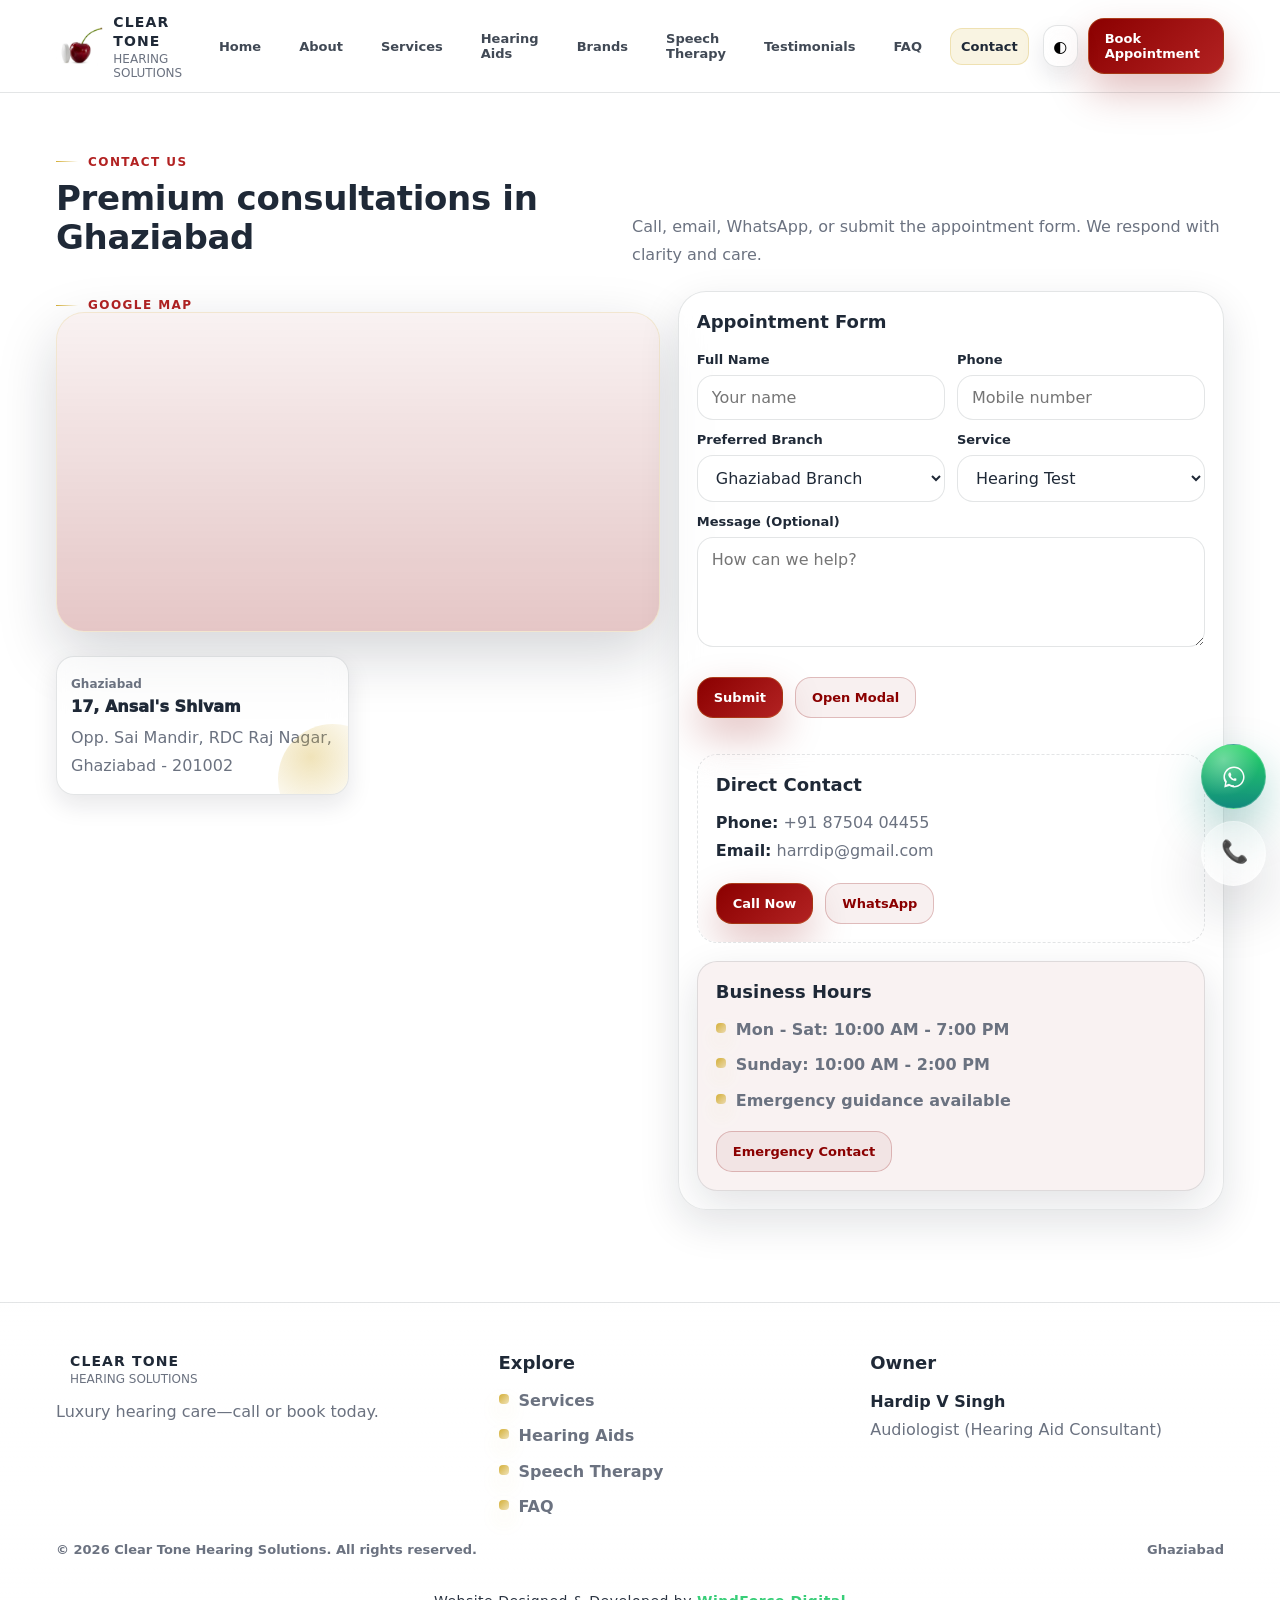
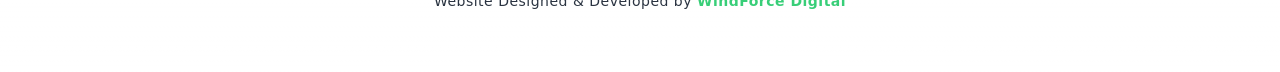
<file: contact.html>
<!doctype html>
<html lang="en">
<head>
  <meta charset="utf-8" />
  <meta name="viewport" content="width=device-width, initial-scale=1" />
  <title>Contact Us | Clear Tone Hearing Solutions</title>
  <meta name="description" content="Contact Clear Tone Hearing Solutions. Book appointments in Ghaziabad. Call, email, WhatsApp and appointment form." />
  <meta name="theme-color" content="#8B0000" />
  <link rel="icon" href="image/clear logo.jpeg" type="image/jpeg" />
  <link rel="canonical" href="https://cleartonehearingsolution.com/contact.html" />
  <meta property="og:title" content="Contact Us | Clear Tone Hearing Solutions" />
  <meta property="og:description" content="Contact Clear Tone Hearing Solutions. Book appointments in Ghaziabad. Call, email, WhatsApp and appointment form." />
  <meta property="og:url" content="https://cleartonehearingsolution.com/contact.html" />
  <meta property="og:type" content="website" />
  <meta property="og:locale" content="en_US" />
  <meta property="og:image" content="https://cleartonehearingsolution.com/image/clear%20logo.jpeg" />
  <meta property="og:site_name" content="Clear Tone Hearing Solutions" />
  <meta name="robots" content="index, follow" />
  <meta name="twitter:card" content="summary_large_image" />
  <meta name="twitter:title" content="Contact Us | Clear Tone Hearing Solutions" />
  <meta name="twitter:description" content="Contact Clear Tone Hearing Solutions. Book appointments in Ghaziabad. Call, email, WhatsApp and appointment form." />
  <meta name="twitter:image" content="https://cleartonehearingsolution.com/image/clear%20logo.jpeg" />
  <link rel="stylesheet" href="css/style.css" />
</head>
<body>
  <div id="cths-loader" class="loader" role="status" aria-live="polite"><div class="spinner" aria-hidden="true"></div><span class="p" style="margin-top:14px; font-weight:900; color:var(--muted)">Preparing your premium experience…</span></div>
  <div id="cths-progress" class="progress" aria-hidden="true"></div>

  <header class="navbar">
    <div class="container">
      <div class="nav-inner">
        <a class="brand" href="index.html">
         <img src="image/clear logo.jpeg" alt="Clear Tone Hearing Solutions Logo" class="site-logo">
          <div class="brand-text">
            <strong>CLEAR TONE</strong>
            <span>HEARING SOLUTIONS</span>
          </div>
        </a>
        <nav class="nav-links" aria-label="Primary">
          <a class="nav-link cths-nav-link" data-page="" href="index.html">Home</a>
          <a class="nav-link cths-nav-link" data-page="about.html" href="about.html">About</a>
          <a class="nav-link cths-nav-link" data-page="services.html" href="services.html">Services</a>
<a class="nav-link cths-nav-link" data-page="hearing-aids.html" href="hearing-aids.html">Hearing Aids</a>
          <a class="nav-link cths-nav-link" data-page="brands/" href="brands/oticon.html">Brands</a>
          <a class="nav-link cths-nav-link" data-page="speech-therapy.html" href="speech-therapy.html">Speech Therapy</a>
          <a class="nav-link cths-nav-link" data-page="testimonials.html" href="testimonials.html">Testimonials</a>
          <a class="nav-link cths-nav-link" data-page="faq.html" href="faq.html">FAQ</a>
          <a class="nav-link cths-nav-link" data-page="contact.html" href="contact.html">Contact</a>
        </nav>
        <div class="nav-actions">
          <button id="cths-theme-toggle" class="icon-btn" type="button" aria-label="Toggle dark mode" aria-pressed="false" title="Dark mode"><span aria-hidden="true">◐</span></button>
          <button class="icon-btn burger" id="cths-burger" type="button" aria-label="Open menu"><span aria-hidden="true">☰</span></button>
          <a class="primary-btn" href="#" data-appointment="open">Book Appointment</a>
        </div>
      </div>
    </div>

    <div id="cths-drawer" class="drawer" aria-hidden="true">
      <div class="drawer-back" aria-hidden="true"></div>
      <div class="drawer-panel">
        <div style="display:flex; justify-content:space-between; align-items:center; gap:12px">
          <div class="brand" aria-hidden="true"><span class="logo" style="width:34px; height:34px"></span><div><strong style="font-size:12px">CLEAR TONE</strong><span style="font-size:11px">HEARING SOLUTIONS</span></div></div>
          <button id="cths-drawer-close" class="icon-btn" type="button" aria-label="Close menu"><span aria-hidden="true">✕</span></button>
        </div>
        <div class="drawer-links">
          <a href="index.html" class="nav-link">Home</a>
          <a href="about.html" class="nav-link">About</a>
          <a href="services.html" class="nav-link">Services</a>
          <a href="hearing-aids.html" class="nav-link">Hearing Aids</a>
          <a href="brands/oticon.html" class="nav-link">Brands</a>
          <a href="speech-therapy.html" class="nav-link">Speech Therapy</a>
          <a href="testimonials.html" class="nav-link">Testimonials</a>
          <a href="faq.html" class="nav-link">FAQ</a>
          <a href="contact.html" class="nav-link">Contact</a>
        </div>
      </div>
    </div>
  </header>

  <main>
    <section class="section" style="padding-top:54px">
      <div class="container">
        <div class="section-head">
          <div>
            <div class="kicker" data-reveal="left">Contact Us</div>
            <h1 class="h2" style="font-size:34px" data-reveal="up">Premium consultations in Ghaziabad</h1>
          </div>
          <p class="p" style="max-width:62ch" data-reveal="right">Call, email, WhatsApp, or submit the appointment form. We respond with clarity and care.</p>
        </div>

        <div class="grid-2 split" style="align-items:start">
          <div data-reveal="up">
            <div class="kicker">Google Map</div>
            <div class="media-card" style="min-height:320px">
              <iframe
                title="Google map"
                style="width:100%; height:100%; border:0;"
                loading="lazy"
                src="https://www.google.com/maps?q=RDC%20Raj%20Nagar%20Ghaziabad&output=embed">
              </iframe>
            </div>

            <div class="grid-2 mt24">
              <div class="stat" data-reveal="zoom"><div class="lab" style="font-size:12px; color:var(--muted)" aria-hidden="true">Ghaziabad</div><div style="font-weight:1000; font-size:16px; margin-top:6px">17, Ansal's Shivam</div><div class="p" style="margin-top:8px">Opp. Sai Mandir, RDC Raj Nagar, Ghaziabad - 201002</div></div>
            </div>
          </div>

          <div>
            <div class="card card-inner" data-reveal="zoom" style="border-radius:var(--radius-xl)">
              <h3 class="h3">Appointment Form</h3>
              <form class="form mt18" id="cths-contact-form" action="#" method="post">
                <div class="row">
                  <div class="field"><label for="c-name">Full Name</label><input id="c-name" name="name" type="text" required placeholder="Your name" /></div>
                  <div class="field"><label for="c-phone">Phone</label><input id="c-phone" name="phone" type="tel" required inputmode="tel" placeholder="Mobile number" /></div>
                </div>
                <div class="row">
                  <div class="field"><label for="c-branch">Preferred Branch</label><select id="c-branch" name="branch" required><option value="ghaziabad">Ghaziabad Branch</option></select></div>
                  <div class="field"><label for="c-service">Service</label><select id="c-service" name="service" required><option value="hearing">Hearing Test</option><option value="aids">Hearing Aids</option><option value="speech">Speech Therapy</option><option value="repair">Repair & Maintenance</option><option value="home">Home Visit Consultation</option></select></div>
                </div>
                <div class="field"><label for="c-msg">Message (Optional)</label><textarea id="c-msg" name="message" placeholder="How can we help?" ></textarea></div>
                <div class="hero-cta" style="justify-content:flex-start">
                  <button class="primary-btn" type="submit">Submit</button>
                  <a class="secondary-btn" href="#" data-appointment="open">Open Modal</a>
                </div>
                <p id="cths-contact-status" class="p" style="font-weight:900; color:var(--muted)"></p>
              </form>

              <div class="card mt24" style="background:transparent; box-shadow:none; border-radius:var(--radius-lg); border-style:dashed">
                <div class="card-inner">
                  <h3 class="h3">Direct Contact</h3>
                  <p class="p mt12"><strong style="color:var(--text)">Phone:</strong> <a href="tel:+918750404455">+91 87504 04455</a></p>
                  <p class="p"><strong style="color:var(--text)">Email:</strong> <a href="mailto:harrdip@gmail.com">harrdip@gmail.com</a></p>
                  <div class="hero-cta mt18">
                    <a class="primary-btn" href="tel:+918750404455">Call Now</a>
                    <a class="secondary-btn" href="#" onclick="return false">WhatsApp</a>
                  </div>
                </div>
              </div>

              <div class="card card-inner mt18" style="background: rgba(139,0,0,.05);">
                <h3 class="h3">Business Hours</h3>
                <ul class="bullets" style="margin-top:12px">
                  <li>Mon - Sat: 10:00 AM - 7:00 PM</li>
                  <li>Sunday: 10:00 AM - 2:00 PM</li>
                  <li>Emergency guidance available</li>
                </ul>
                <div class="hero-cta mt18">
                  <a class="secondary-btn" href="tel:+918750404455">Emergency Contact</a>
                </div>
              </div>
            </div>
          </div>
        </div>

      </div>
    </section>
  </main>

  <footer class="footer" aria-label="Footer">
    <div class="container">
      <div class="footer-grid">
        <div><div class="brand" style="gap:14px"><span class="logo" aria-hidden="true"></span><div><strong>CLEAR TONE</strong><span>HEARING SOLUTIONS</span></div></div><p class="p mt12">Luxury hearing care—call or book today.</p></div>
        <div><h3 class="h3">Explore</h3><div class="bullets" style="margin-top:12px"><li><a href="services.html">Services</a></li><li><a href="hearing-aids.html">Hearing Aids</a></li><li><a href="speech-therapy.html">Speech Therapy</a></li><li><a href="faq.html">FAQ</a></li></div></div>
        <div><h3 class="h3">Owner</h3><p class="p mt12"><strong style="color:var(--text)">Hardip V Singh</strong></p><p class="p">Audiologist (Hearing Aid Consultant)</p></div>
      </div>
      <div class="footer-bot"><span>© <span id="cths-year"></span> Clear Tone Hearing Solutions. All rights reserved.</span>        <span>Ghaziabad</span></div>
    </div>
      <div class="developer-credit">
    <p>
        Website Designed & Developed by
        <a href="https://windforcedigital.com" target="_blank" rel="noopener">
            <strong>WindForce Digital</strong>
        </a>
    </p>
</div>

  <div id="cths-modal-backdrop" class="modal-backdrop" aria-hidden="true"></div>

  <div id="cths-modal" class="modal" aria-hidden="true" role="dialog" aria-modal="true" aria-label="Book appointment">
    <div class="modal-head"><div><div class="kicker">Appointment</div><div class="modal-title" style="font-size:18px">Request a Premium Consultation</div></div><button class="modal-close" type="button" aria-label="Close" data-modal-close="true"><span aria-hidden="true">✕</span></button></div>
    <div class="modal-body">
      <form id="cths-appointment-form" class="form" action="#" method="post">
        <div class="modal-cols"><div class="field"><label for="cths-field-name">Full Name</label><input id="cths-field-name" name="name" type="text" required placeholder="Your name" /></div><div class="field"><label for="cths-field-phone">Phone</label><input id="cths-field-phone" name="phone" type="tel" required placeholder="Mobile number" inputmode="tel" /></div></div>
        <div class="modal-cols mt12"><div class="field"><label for="cths-field-location">Preferred Location</label><select id="cths-field-location" name="location" required><option value="ghaziabad">Ghaziabad Branch</option></select></div><div class="field"><label for="cths-field-service">Service Interested</label><select id="cths-field-service" name="service" required><option value="hearing">Hearing Assessment</option><option value="hearing-aid">Hearing Aid</option><option value="speech">Speech Therapy</option><option value="repair">Repair & Maintenance</option></select></div></div>
        <div class="field mt12"><label for="cths-field-message">Brief Details (Optional)</label><textarea id="cths-field-message" name="message" placeholder="Tell us what you’re experiencing…"></textarea></div>
        <div class="hero-cta mt18" style="justify-content:flex-end"><button id="cths-appointment-submit" class="primary-btn" type="submit">Submit Request</button></div>
        <p id="cths-appointment-status" class="p" style="margin-top:10px; font-weight:800; color:var(--muted)"></p>
      </form>
    </div>
  </div>

  <div class="floating" aria-label="Quick actions">
    <a class="float-btn float-btn--wa" href="https://wa.me/918750404455" target="_blank" rel="noopener" aria-label="Chat on WhatsApp" title="Chat on WhatsApp">
      <svg class="float-icon" viewBox="0 0 32 32" aria-hidden="true" focusable="false">
        <path fill="currentColor" d="M19.11 18.35c-.14-.07-.83-.41-1.52-.68-.63-.25-.98-.38-1.12-.18-.13.18-.26.41-.4.56-.14.16-.3.18-.56.07-.26-.11-1.1-.41-2.09-1.28-.77-.68-1.29-1.52-1.43-1.78-.14-.26-.02-.39.1-.52.11-.12.26-.3.39-.45.12-.14.16-.26.24-.43.07-.17.03-.32-.02-.43-.05-.11-.64-1.55-.88-2.12-.24-.57-.47-.49-.64-.5-.17-.02-.35-.02-.53-.02-.18 0-.47.07-.72.34-.25.27-.95.93-.95 2.27 0 1.34.97 2.63 1.1 2.81.13.18 1.9 2.87 4.59 4.02.64.28 1.14.44 1.53.56.64.2 1.22.17 1.67.1.51-.08.83-.38.97-.75.14-.37.14-.69.1-.76-.04-.07-.17-.12-.3-.19z"/>
        <path fill="currentColor" d="M16 3C8.83 3 3 8.83 3 16c0 2.5.73 4.83 1.98 6.8L4 29l6.34-1.95A12.93 12.93 0 0 0 16 29c7.17 0 13-5.83 13-13S23.17 3 16 3zm0 23.1a11.02 11.02 0 0 1-5.66-1.56l-.41-.24-3.87 1.19 1.23-3.77-.27-.43A11.06 11.06 0 0 1 4.9 16c0-6.14 4.99-11.13 11.13-11.13S27.16 9.86 27.16 16c0 6.14-4.99 11.13-11.16 11.13z"/>
      </svg>
    </a>
    <a class="float-btn float-btn--call" href="tel:+918750404455" title="Call Now" aria-label="Call Now">
      <span class="float-icon" aria-hidden="true" style="font-size:22px; line-height:1">📞</span>
    </a>
  </div>
  <button id="cths-backtop" class="backtop float-btn" type="button" aria-label="Back to top"><span aria-hidden="true">↑</span></button>

  <script>
    document.getElementById('cths-year').textContent = new Date().getFullYear();
    const f = document.getElementById('cths-contact-form');
    if(f){
      f.addEventListener('submit',(e)=>{
        e.preventDefault();
        const status = document.getElementById('cths-contact-status');
        if(status) status.textContent = 'Request received. We will contact you shortly (demo form).';
        f.querySelector('button[type="submit"]').disabled = true;
      });
    }
  </script>
  <script src="js/main.js" defer></script>

  <script type="application/ld+json">
  {
    "@context": "https://schema.org",
    "@type": "MedicalOrganization",
    "name": "CLEAR TONE HEARING SOLUTIONS",
    "telephone": "+918750404455",
    "address": {
      "@type": "PostalAddress",
      "addressCountry": "IN"
    }
  }
  </script>
</body>
</html>
</file>
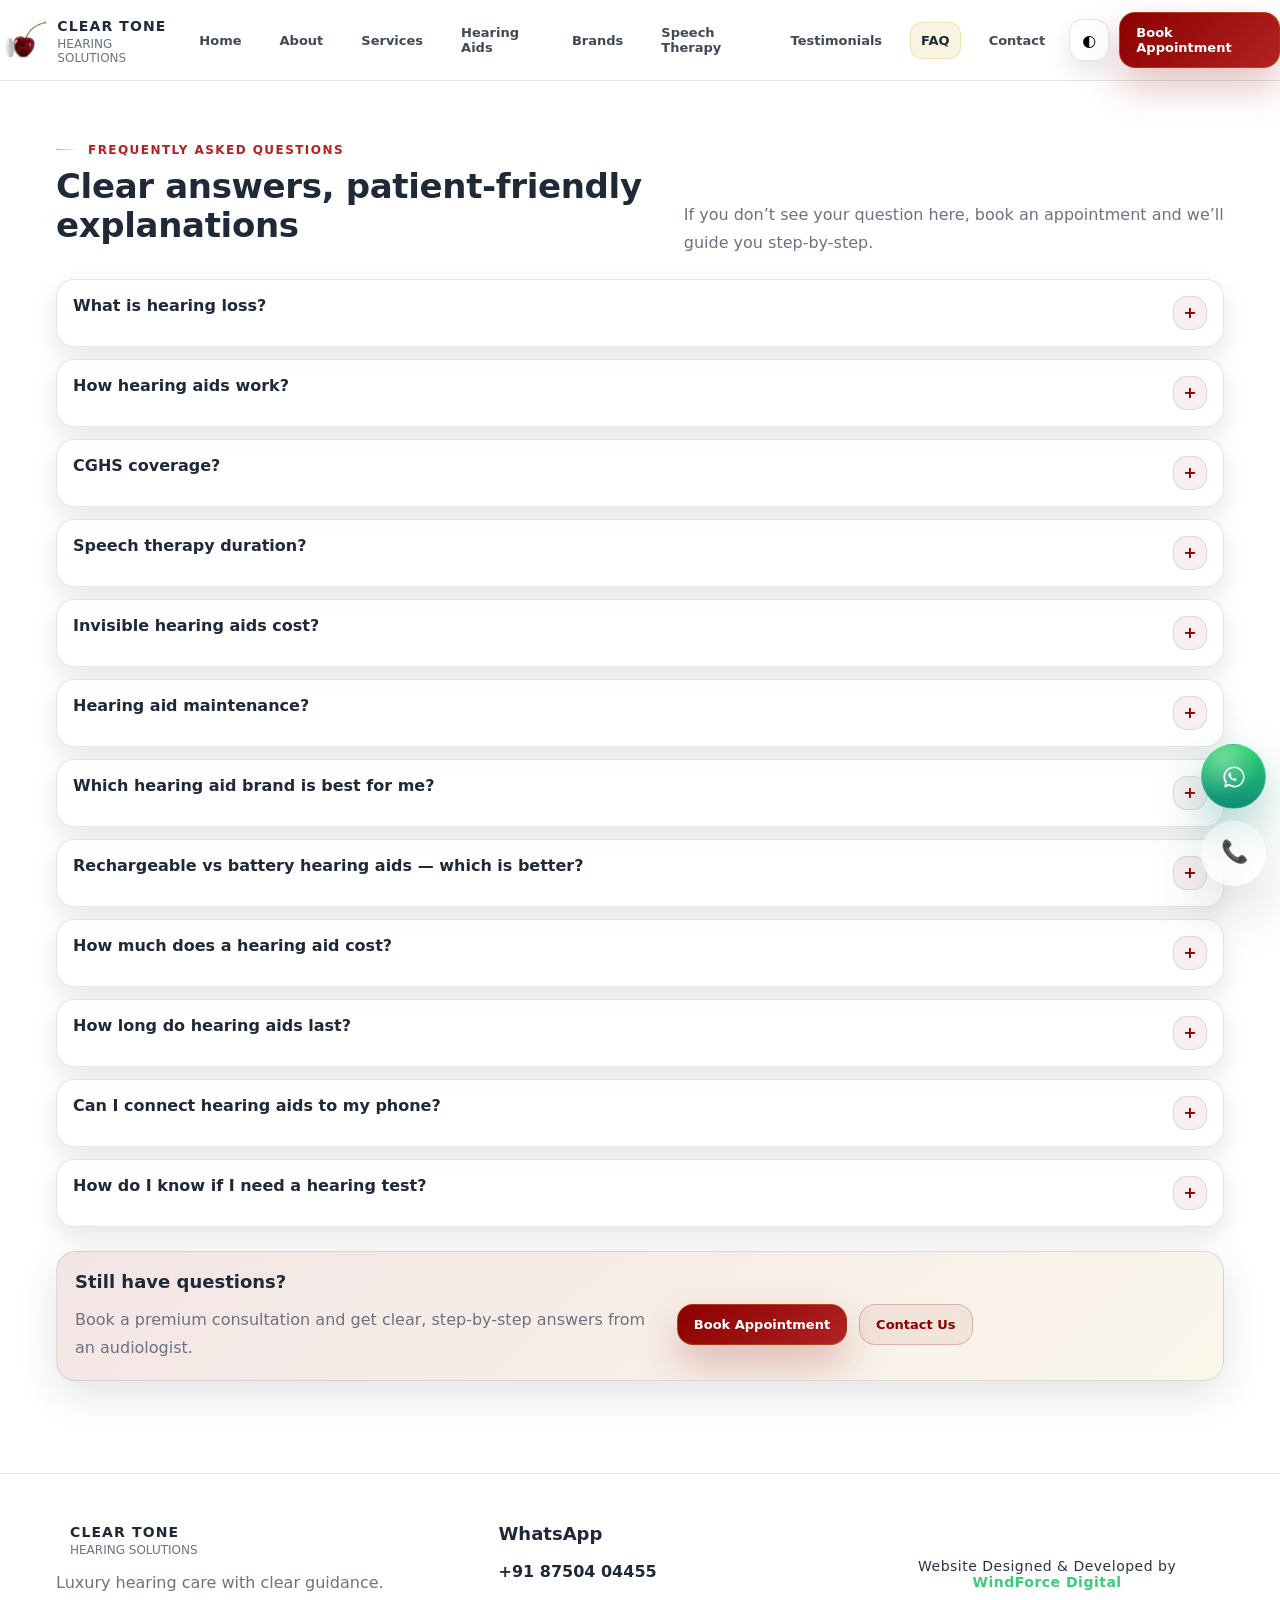
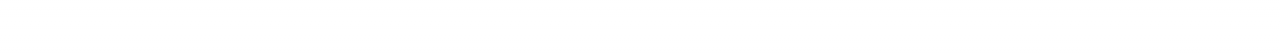
<file: faq.html>
<!doctype html>
<html lang="en">
<head>
  <meta charset="utf-8" />
  <meta name="viewport" content="width=device-width, initial-scale=1" />
  <title>FAQ | Clear Tone Hearing Solutions</title>
  <meta name="description" content="Frequently asked questions about hearing loss, hearing aids, CGHS coverage, speech therapy duration, invisible hearing aids cost, and hearing aid maintenance." />
  <meta name="theme-color" content="#8B0000" />
  <link rel="icon" href="image/clear logo.jpeg" type="image/jpeg" />
  <link rel="canonical" href="https://cleartonehearingsolution.com/faq.html" />
  <meta property="og:title" content="FAQ | Clear Tone Hearing Solutions" />
  <meta property="og:description" content="Frequently asked questions about hearing loss, hearing aids, CGHS coverage, speech therapy duration, invisible hearing aids cost, and hearing aid maintenance." />
  <meta property="og:url" content="https://cleartonehearingsolution.com/faq.html" />
  <meta property="og:type" content="website" />
  <meta property="og:locale" content="en_US" />
  <meta property="og:image" content="https://cleartonehearingsolution.com/image/clear%20logo.jpeg" />
  <meta property="og:site_name" content="Clear Tone Hearing Solutions" />
  <meta name="robots" content="index, follow" />
  <meta name="twitter:card" content="summary_large_image" />
  <meta name="twitter:title" content="FAQ | Clear Tone Hearing Solutions" />
  <meta name="twitter:description" content="Frequently asked questions about hearing loss, hearing aids, CGHS coverage, speech therapy duration, invisible hearing aids cost, and hearing aid maintenance." />
  <meta name="twitter:image" content="https://cleartonehearingsolution.com/image/clear%20logo.jpeg" />
  <link rel="stylesheet" href="css/style.css" />

</head>
<body>
  <div id="cths-loader" class="loader" role="status" aria-live="polite"><div class="spinner" aria-hidden="true"></div><span class="p" style="margin-top:14px; font-weight:900; color:var(--muted)">Preparing your premium experience…</span></div>
  <div id="cths-progress" class="progress" aria-hidden="true"></div>

  <header class="navbar">
    <div claAQ page with additional SEO-friendly questions.
    
    
    
    
    The FAQ page already has all ss="container">
      <div class="nav-inner">
        <a class="brand" href="index.html">
          <img src="image/clear logo.jpeg" alt="Clear Tone Hearing Solutions Logo" class="site-logo">
          <div class="brand-text">
            <strong>CLEAR TONE</strong>
            <span>HEARING SOLUTIONS</span>
          </div>
        </a>
        <nav class="nav-links" aria-label="Primary">
          <a class="nav-link cths-nav-link" data-page="" href="index.html">Home</a>
          <a class="nav-link cths-nav-link" data-page="about.html" href="about.html">About</a>
          <a class="nav-link cths-nav-link" data-page="services.html" href="services.html">Services</a>
<a class="nav-link cths-nav-link" data-page="hearing-aids.html" href="hearing-aids.html">Hearing Aids</a>
          <a class="nav-link cths-nav-link" data-page="brands/" href="brands/oticon.html">Brands</a>
          <a class="nav-link cths-nav-link" data-page="speech-therapy.html" href="speech-therapy.html">Speech Therapy</a>
          <a class="nav-link cths-nav-link" data-page="testimonials.html" href="testimonials.html">Testimonials</a>
          <a class="nav-link cths-nav-link" data-page="faq.html" href="faq.html">FAQ</a>
          <a class="nav-link cths-nav-link" data-page="contact.html" href="contact.html">Contact</a>
        </nav>
        <div class="nav-actions">
          <button id="cths-theme-toggle" class="icon-btn" type="button" aria-label="Toggle dark mode" aria-pressed="false" title="Dark mode"><span aria-hidden="true">◐</span></button>
          <button class="icon-btn burger" id="cths-burger" type="button" aria-label="Open menu"><span aria-hidden="true">☰</span></button>
          <a class="primary-btn" href="#" data-appointment="open">Book Appointment</a>
        </div>
      </div>
    </div>

    <div id="cths-drawer" class="drawer" aria-hidden="true">
      <div class="drawer-back" aria-hidden="true"></div>
      <div class="drawer-panel">
        <div style="display:flex; justify-content:space-between; align-items:center; gap:12px">
          <div class="brand" aria-hidden="true"><span class="logo" style="width:34px; height:34px"></span><div><strong style="font-size:12px">CLEAR TONE</strong><span style="font-size:11px">HEARING SOLUTIONS</span></div></div>
          <button id="cths-drawer-close" class="icon-btn" type="button" aria-label="Close menu"><span aria-hidden="true">✕</span></button>
        </div>
<div class="drawer-links">
          <a href="index.html" class="nav-link">Home</a>
          <a href="about.html" class="nav-link">About</a>
          <a href="services.html" class="nav-link">Services</a>
          <a href="hearing-aids.html" class="nav-link">Hearing Aids</a>
          <a href="brands/oticon.html" class="nav-link">Brands</a>
          <a href="speech-therapy.html" class="nav-link">Speech Therapy</a>
          <a href="testimonials.html" class="nav-link">Testimonials</a>
          <a href="faq.html" class="nav-link">FAQ</a>
          <a href="contact.html" class="nav-link">Contact</a>
        </div>
      </div>
    </div>
  </header>

  <main>
    <section class="section" style="padding-top:54px">
      <div class="container">
        <div class="section-head">
          <div>
            <div class="kicker" data-reveal="left">Frequently Asked Questions</div>
            <h1 class="h2" style="font-size:34px" data-reveal="up">Clear answers, patient-friendly explanations</h1>
          </div>
          <p class="p" style="max-width:62ch" data-reveal="right">If you don’t see your question here, book an appointment and we’ll guide you step-by-step.</p>
        </div>

        <div class="accordion" data-reveal="up" aria-label="FAQ accordion">
          <div class="cths-acc-item cths-acc-item acc-item" data-open="false">
            <button class="cths-acc-btn acc-btn" type="button">
              <span>What is hearing loss?</span>
              <span class="plus" aria-hidden="true">+</span>
            </button>
            <div class="cths-acc-panel acc-panel" style="max-height:0px">
              <div class="cths-acc-content acc-content">Hearing loss means reduced ability to detect sounds. It can be temporary or permanent and may affect one ear or both. Our hearing tests help identify the cause and best next steps.</div>
            </div>
          </div>

          <div class="cths-acc-item acc-item" data-open="false">
            <button class="cths-acc-btn acc-btn" type="button">
              <span>How hearing aids work?</span>
              <span class="plus" aria-hidden="true">+</span>
            </button>
            <div class="cths-acc-panel acc-panel" style="max-height:0px">
              <div class="cths-acc-content acc-content">Hearing aids pick up sound, amplify specific frequencies based on your hearing profile, and deliver clearer speech and environmental sounds. Programming ensures comfort and clarity for your daily listening.</div>
            </div>
          </div>

          <div class="cths-acc-item acc-item" data-open="false">
            <button class="cths-acc-btn acc-btn" type="button">
              <span>CGHS coverage?</span>
              <span class="plus" aria-hidden="true">+</span>
            </button>
            <div class="cths-acc-panel acc-panel" style="max-height:0px">
              <div class="cths-acc-content acc-content">We support CGHS facility guidance for eligible patients. Our team helps you understand the steps and prepares the process so you can move forward confidently.</div>
            </div>
          </div>

          <div class="cths-acc-item acc-item" data-open="false">
            <button class="cths-acc-btn acc-btn" type="button">
              <span>Speech therapy duration?</span>
              <span class="plus" aria-hidden="true">+</span>
            </button>
            <div class="cths-acc-panel acc-panel" style="max-height:0px">
              <div class="cths-acc-content acc-content">Duration varies by individual goals and progress. Some patients notice changes in weeks, while others benefit from longer structured programs. We create a realistic timeline after assessment.</div>
            </div>
          </div>

          <div class="cths-acc-item acc-item" data-open="false">
            <button class="cths-acc-btn acc-btn" type="button">
              <span>Invisible hearing aids cost?</span>
              <span class="plus" aria-hidden="true">+</span>
            </button>
            <div class="cths-acc-panel acc-panel" style="max-height:0px">
              <div class="cths-acc-content acc-content">Invisible hearing aids pricing depends on your hearing needs and device features. During your consultation, we’ll recommend options aligned with clarity, comfort, and budget.</div>
            </div>
          </div>

<div class="cths-acc-item acc-item" data-open="false" id="maintenance">
            <button class="cths-acc-btn acc-btn" type="button">
              <span>Hearing aid maintenance?</span>
              <span class="plus" aria-hidden="true">+</span>
            </button>
            <div class="cths-acc-panel acc-panel" style="max-height:0px">
              <div class="cths-acc-content acc-content">Maintenance includes regular cleaning, safe handling, battery/charging care, and periodic check-ups. If performance drops, we provide repair & maintenance support to restore optimal sound.</div>
            </div>
          </div>

          <!-- NEW FAQ ITEMS -->
          <div class="cths-acc-item acc-item" data-open="false">
            <button class="cths-acc-btn acc-btn" type="button">
              <span>Which hearing aid brand is best for me?</span>
              <span class="plus" aria-hidden="true">+</span>
            </button>
            <div class="cths-acc-panel acc-panel" style="max-height:0px">
              <div class="cths-acc-content acc-content">The best brand depends on your hearing profile, lifestyle, and preferences. Oticon excels in brain-first technology, Phonak leads in connectivity, Signia focuses on natural own-voice processing, Widex prioritizes natural sound, Starkey integrates AI and health tracking, and ReSound offers organic hearing. We help match you during a consultation.</div>
            </div>
          </div>

          <div class="cths-acc-item acc-item" data-open="false">
            <button class="cths-acc-btn acc-btn" type="button">
              <span>Rechargeable vs battery hearing aids — which is better?</span>
              <span class="plus" aria-hidden="true">+</span>
            </button>
            <div class="cths-acc-panel acc-panel" style="max-height:0px">
              <div class="cths-acc-content acc-content">Rechargeable hearing aids offer convenience, no battery replacements, and consistent power throughout the day. Battery-powered aids can be useful for those who prefer disposables or need extended usage away from charging. Both options are available and we can recommend based on your routine.</div>
            </div>
          </div>

          <div class="cths-acc-item acc-item" data-open="false">
            <button class="cths-acc-btn acc-btn" type="button">
              <span>How much does a hearing aid cost?</span>
              <span class="plus" aria-hidden="true">+</span>
            </button>
            <div class="cths-acc-panel acc-panel" style="max-height:0px">
              <div class="cths-acc-content acc-content">Hearing aid prices vary based on technology level, features, brand, and style. Premium devices with AI, Bluetooth, and rechargeable options are available across budgets. During your consultation, we present clear options aligned with your needs — no hidden pricing or pressure.</div>
            </div>
          </div>

          <div class="cths-acc-item acc-item" data-open="false">
            <button class="cths-acc-btn acc-btn" type="button">
              <span>How long do hearing aids last?</span>
              <span class="plus" aria-hidden="true">+</span>
            </button>
            <div class="cths-acc-panel acc-panel" style="max-height:0px">
              <div class="cths-acc-content acc-content">With proper care and maintenance, hearing aids typically last between 4 to 7 years. Regular servicing, cleaning, and software updates help extend their lifespan. We offer repair and maintenance support to keep your devices performing at their best.</div>
            </div>
          </div>

          <div class="cths-acc-item acc-item" data-open="false">
            <button class="cths-acc-btn acc-btn" type="button">
              <span>Can I connect hearing aids to my phone?</span>
              <span class="plus" aria-hidden="true">+</span>
            </button>
            <div class="cths-acc-panel acc-panel" style="max-height:0px">
              <div class="cths-acc-content acc-content">Yes, most modern hearing aids from top brands support Bluetooth connectivity to iOS and Android smartphones. You can stream calls, music, and audio directly, and adjust settings via dedicated apps. We help pair and configure your devices during your fitting session.</div>
            </div>
          </div>

          <div class="cths-acc-item acc-item" data-open="false">
            <button class="cths-acc-btn acc-btn" type="button">
              <span>How do I know if I need a hearing test?</span>
              <span class="plus" aria-hidden="true">+</span>
            </button>
            <div class="cths-acc-panel acc-panel" style="max-height:0px">
              <div class="cths-acc-content acc-content">Common signs include difficulty following conversations in noisy places, frequently asking others to repeat themselves, turning up the TV volume, and feeling tired after listening. If you experience any of these, a hearing test can provide clarity. We offer free initial assessments.</div>
            </div>
          </div>
        </div>

        <div class="card card-inner mt24" data-reveal="zoom" style="background: linear-gradient(135deg, rgba(139,0,0,.10), rgba(212,175,55,.10));">
          <div class="split">
            <div>
              <h3 class="h3">Still have questions?</h3>
              <p class="p mt12">Book a premium consultation and get clear, step-by-step answers from an audiologist.</p>
            </div>
            <div class="hero-cta" style="justify-content:flex-start">
              <a class="primary-btn" href="#" data-appointment="open">Book Appointment</a>
              <a class="secondary-btn" href="contact.html">Contact Us</a>
            </div>
          </div>
        </div>
      </div>
    </section>
  </main>

  <footer class="footer" aria-label="Footer">
    <div class="container">
      <div class="footer-grid">
        <div><div class="brand" style="gap:14px"><span class="logo" aria-hidden="true"></span><div><strong>CLEAR TONE</strong><span>HEARING SOLUTIONS</span></div></div><p class="p mt12">Luxury hearing care with clear guidance.</p></div>
       <div>
  <h3 class="h3">
    <i class="fab fa-whatsapp"></i> WhatsApp
  </h3>

  <p class="p mt12">
    <a href="https://wa.me/918750404455" target="_blank">
      <strong style="color:var(--text)">
        +91 87504 04455
      </strong>
    </a>
  </p>
</div>
      <div class="developer-credit">
    <p>
        Website Designed & Developed by
        <a href="https://windforcedigital.com" target="_blank" rel="noopener">
            <strong>WindForce Digital</strong>
        </a>
    </p>
</div>

  <div id="cths-modal-backdrop" class="modal-backdrop" aria-hidden="true"></div>

  <div id="cths-modal" class="modal" aria-hidden="true" role="dialog" aria-modal="true" aria-label="Book appointment">
    <div class="modal-head"><div><div class="kicker">Appointment</div><div class="modal-title" style="font-size:18px">Request a Premium Consultation</div></div><button class="modal-close" type="button" aria-label="Close" data-modal-close="true"><span aria-hidden="true">✕</span></button></div>
    <div class="modal-body">
      <form id="cths-appointment-form" class="form" action="#" method="post">
        <div class="modal-cols"><div class="field"><label for="cths-field-name">Full Name</label><input id="cths-field-name" name="name" type="text" required placeholder="Your name" /></div><div class="field"><label for="cths-field-phone">Phone</label><input id="cths-field-phone" name="phone" type="tel" required placeholder="Mobile number" inputmode="tel" /></div></div>
        <div class="modal-cols mt12"><div class="field"><label for="cths-field-location">Preferred Location</label><select id="cths-field-location" name="location" required><option value="ghaziabad">Ghaziabad Branch</option></select></div><div class="field"><label for="cths-field-service">Service Interested</label><select id="cths-field-service" name="service" required><option value="hearing">Hearing Assessment</option><option value="hearing-aid">Hearing Aid</option><option value="speech">Speech Therapy</option><option value="repair">Repair & Maintenance</option></select></div></div>
        <div class="field mt12"><label for="cths-field-message">Brief Details (Optional)</label><textarea id="cths-field-message" name="message" placeholder="Tell us what you’re experiencing…"></textarea></div>
        <div class="hero-cta mt18" style="justify-content:flex-end"><button id="cths-appointment-submit" class="primary-btn" type="submit">Submit Request</button></div>
        <p id="cths-appointment-status" class="p" style="margin-top:10px; font-weight:800; color:var(--muted)"></p>
      </form>
    </div>
  </div>

  <div class="floating" aria-label="Quick actions">
    <a class="float-btn float-btn--wa" href="https://wa.me/918750404455" target="_blank" rel="noopener" aria-label="Chat on WhatsApp" title="Chat on WhatsApp">
      <svg class="float-icon" viewBox="0 0 32 32" aria-hidden="true" focusable="false">
        <path fill="currentColor" d="M19.11 18.35c-.14-.07-.83-.41-1.52-.68-.63-.25-.98-.38-1.12-.18-.13.18-.26.41-.4.56-.14.16-.3.18-.56.07-.26-.11-1.1-.41-2.09-1.28-.77-.68-1.29-1.52-1.43-1.78-.14-.26-.02-.39.1-.52.11-.12.26-.3.39-.45.12-.14.16-.26.24-.43.07-.17.03-.32-.02-.43-.05-.11-.64-1.55-.88-2.12-.24-.57-.47-.49-.64-.5-.17-.02-.35-.02-.53-.02-.18 0-.47.07-.72.34-.25.27-.95.93-.95 2.27 0 1.34.97 2.63 1.1 2.81.13.18 1.9 2.87 4.59 4.02.64.28 1.14.44 1.53.56.64.2 1.22.17 1.67.1.51-.08.83-.38.97-.75.14-.37.14-.69.1-.76-.04-.07-.17-.12-.3-.19z"/>
        <path fill="currentColor" d="M16 3C8.83 3 3 8.83 3 16c0 2.5.73 4.83 1.98 6.8L4 29l6.34-1.95A12.93 12.93 0 0 0 16 29c7.17 0 13-5.83 13-13S23.17 3 16 3zm0 23.1a11.02 11.02 0 0 1-5.66-1.56l-.41-.24-3.87 1.19 1.23-3.77-.27-.43A11.06 11.06 0 0 1 4.9 16c0-6.14 4.99-11.13 11.13-11.13S27.16 9.86 27.16 16c0 6.14-4.99 11.13-11.16 11.13z"/>
      </svg>
    </a>
    <a class="float-btn float-btn--call" href="tel:+918750404455" title="Call Now" aria-label="Call Now">
      <span class="float-icon" aria-hidden="true" style="font-size:22px; line-height:1">📞</span>
    </a>
  </div>
  <button id="cths-backtop" class="backtop float-btn" type="button" aria-label="Back to top"><span aria-hidden="true">↑</span></button>

  <script>document.getElementById('cths-year').textContent = new Date().getFullYear();</script>
  <script src="js/main.js" defer></script>

  <script type="application/ld+json">
  {
    "@context": "https://schema.org",
    "@type": "FAQPage",
    "mainEntity": [
      {"@type":"Question","name":"What is hearing loss?","acceptedAnswer":{"@type":"Answer","text":"Hearing loss means reduced ability to detect sounds. It can be temporary or permanent and may affect one ear or both. Our hearing tests help identify the cause and best next steps."}},
      {"@type":"Question","name":"How hearing aids work?","acceptedAnswer":{"@type":"Answer","text":"Hearing aids pick up sound, amplify specific frequencies based on your hearing profile, and deliver clearer speech and environmental sounds. Programming ensures comfort and clarity for your daily listening."}},
      {"@type":"Question","name":"CGHS coverage?","acceptedAnswer":{"@type":"Answer","text":"We support CGHS facility guidance for eligible patients. Our team helps you understand the steps and prepares the process so you can move forward confidently."}},
      {"@type":"Question","name":"Speech therapy duration?","acceptedAnswer":{"@type":"Answer","text":"Duration varies by individual goals and progress. Some patients notice changes in weeks, while others benefit from longer structured programs. We create a realistic timeline after assessment."}},
      {"@type":"Question","name":"Invisible hearing aids cost?","acceptedAnswer":{"@type":"Answer","text":"Invisible hearing aids pricing depends on your hearing needs and device features. During your consultation, we’ll recommend options aligned with clarity, comfort, and budget."}},
      {"@type":"Question","name":"Hearing aid maintenance?","acceptedAnswer":{"@type":"Answer","text":"Maintenance includes regular cleaning, safe handling, battery/charging care, and periodic check-ups. If performance drops, we provide repair & maintenance support to restore optimal sound."}},
      {"@type":"Question","name":"Which hearing aid brand is best for me?","acceptedAnswer":{"@type":"Answer","text":"The best brand depends on your hearing profile, lifestyle, and preferences. Oticon excels in brain-first technology, Phonak leads in connectivity, Signia focuses on natural own-voice processing, Widex prioritizes natural sound, Starkey integrates AI and health tracking, and ReSound offers organic hearing. We help match you during a consultation."}},
      {"@type":"Question","name":"Rechargeable vs battery hearing aids which is better?","acceptedAnswer":{"@type":"Answer","text":"Rechargeable hearing aids offer convenience, no battery replacements, and consistent power throughout the day. Battery-powered aids can be useful for those who prefer disposables or need extended usage away from charging. Both options are available and we can recommend based on your routine."}},
      {"@type":"Question","name":"How much does a hearing aid cost?","acceptedAnswer":{"@type":"Answer","text":"Hearing aid prices vary based on technology level, features, brand, and style. Premium devices with AI, Bluetooth, and rechargeable options are available across budgets. During your consultation, we present clear options aligned with your needs."}},
      {"@type":"Question","name":"How long do hearing aids last?","acceptedAnswer":{"@type":"Answer","text":"With proper care and maintenance, hearing aids typically last between 4 to 7 years. Regular servicing, cleaning, and software updates help extend their lifespan. We offer repair and maintenance support to keep your devices performing at their best."}},
      {"@type":"Question","name":"Can I connect hearing aids to my phone?","acceptedAnswer":{"@type":"Answer","text":"Yes, most modern hearing aids from top brands support Bluetooth connectivity to iOS and Android smartphones. You can stream calls, music, and audio directly, and adjust settings via dedicated apps. We help pair and configure your devices during your fitting session."}},
      {"@type":"Question","name":"How do I know if I need a hearing test?","acceptedAnswer":{"@type":"Answer","text":"Common signs include difficulty following conversations in noisy places, frequently asking others to repeat themselves, turning up the TV volume, and feeling tired after listening. If you experience any of these, a hearing test can provide clarity. We offer free initial assessments."}}
    ]
  }
  </script>
</body>
</html>
</file>
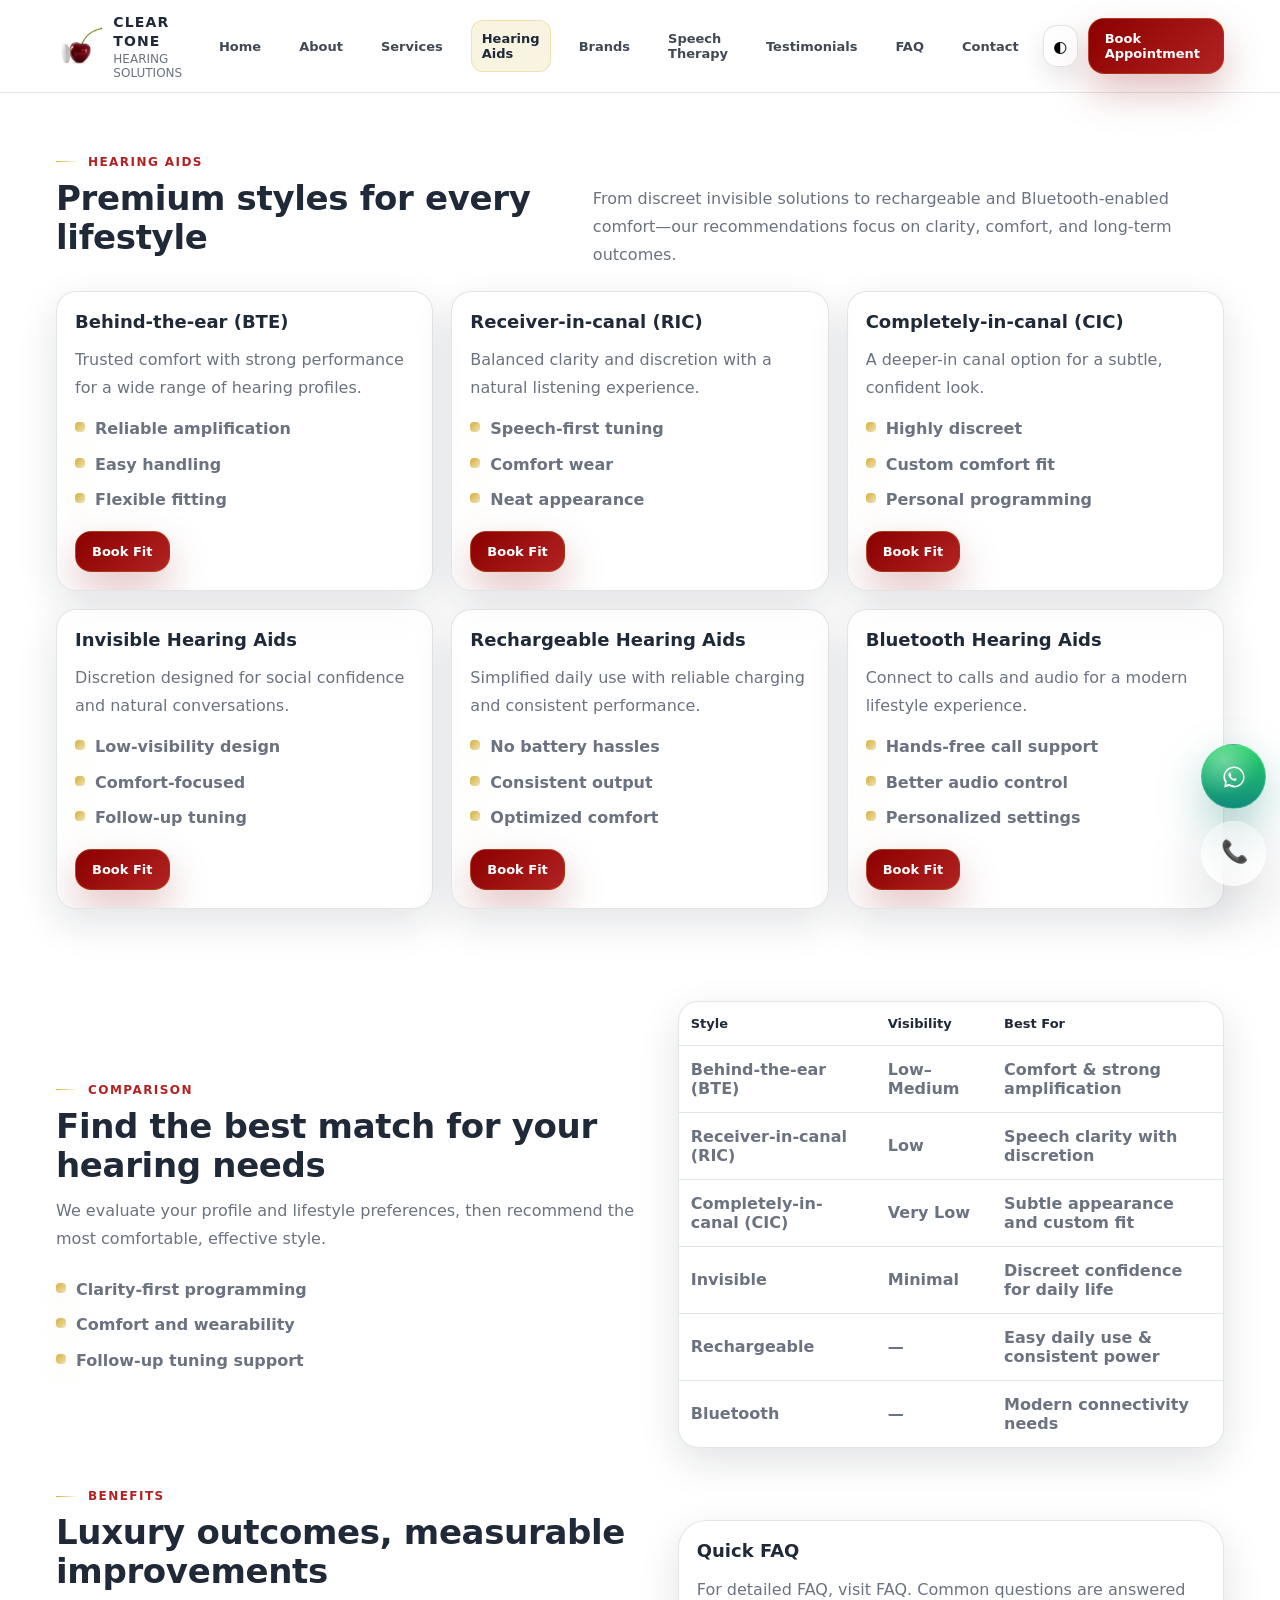
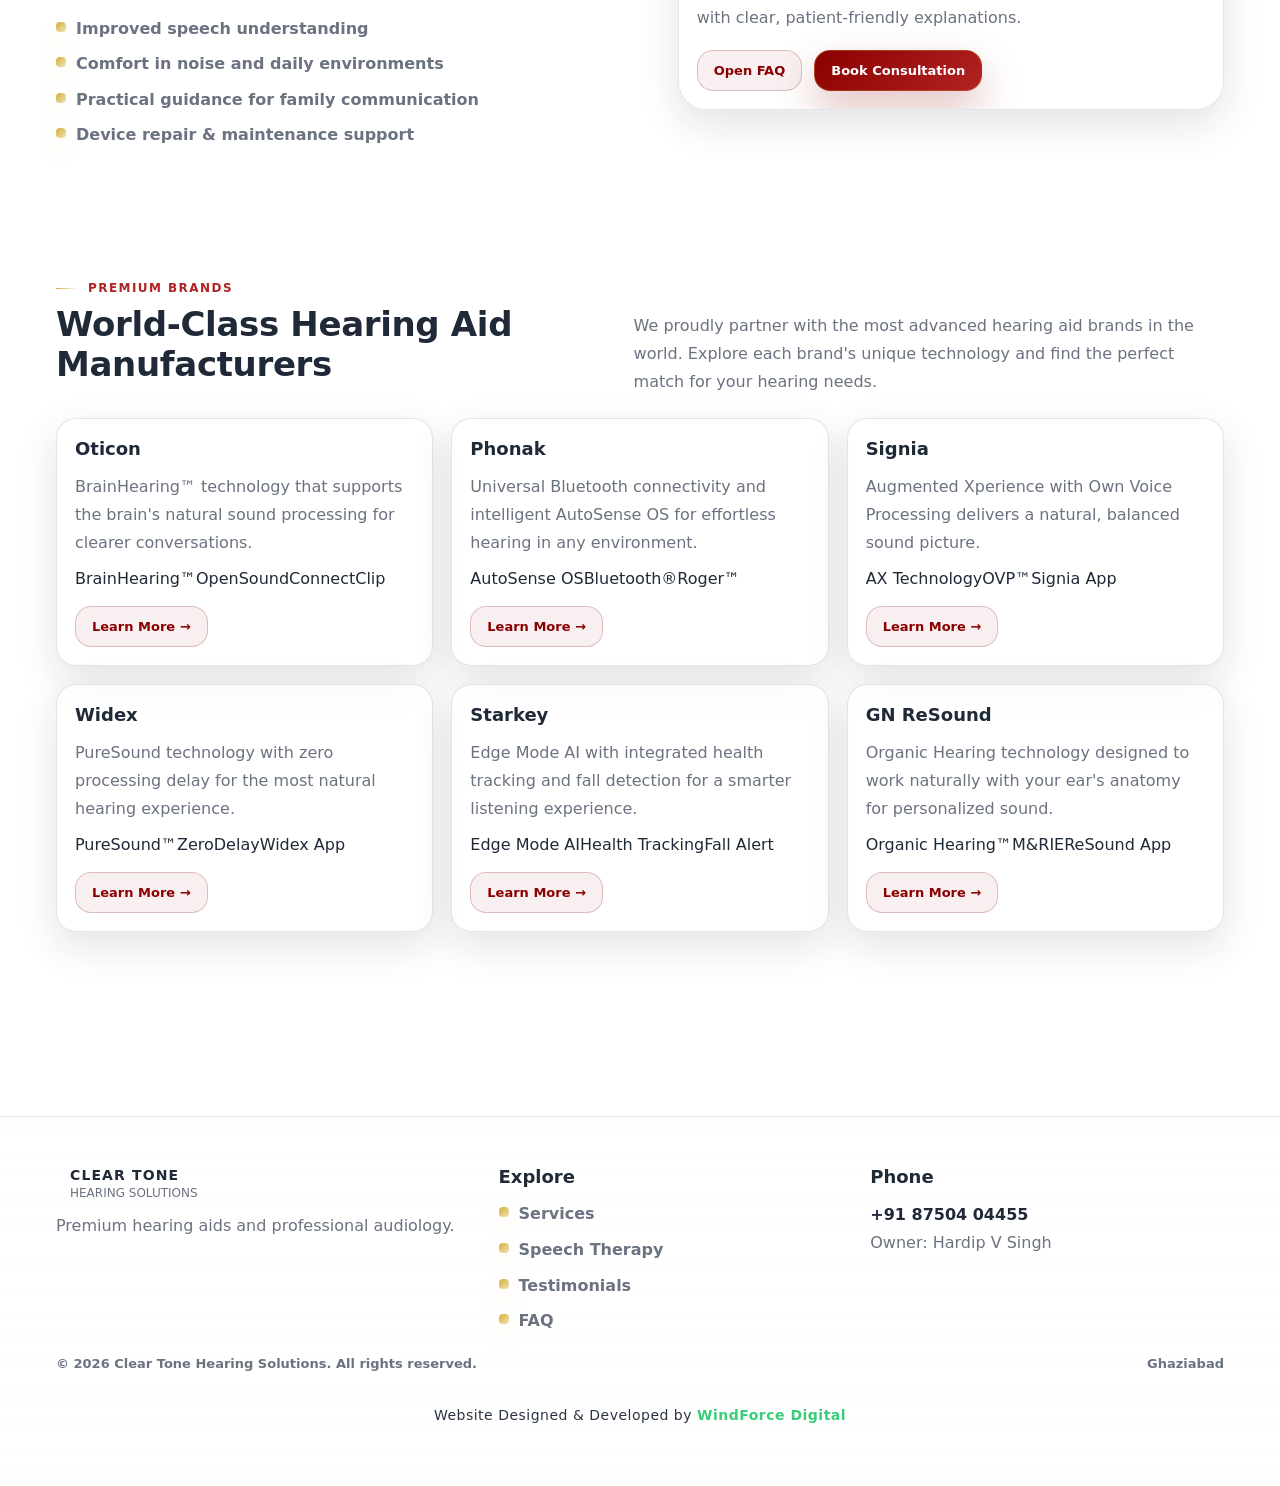
<file: hearing-aids.html>
<!doctype html>
<html lang="en">
<head>
  <meta charset="utf-8" />
  <meta name="viewport" content="width=device-width, initial-scale=1" />
  <title>Hearing Aids | Clear Tone Hearing Solutions</title>
  <meta name="description" content="Explore premium hearing aid styles: behind-the-ear, receiver-in-canal, completely-in-canal, invisible, rechargeable, and Bluetooth. Compare features and FAQs." />
  <meta name="theme-color" content="#8B0000" />
  <link rel="icon" href="image/clear logo.jpeg" type="image/jpeg" />
  <link rel="canonical" href="https://cleartonehearingsolution.com/hearing-aids.html" />
  <meta property="og:title" content="Hearing Aids | Clear Tone Hearing Solutions" />
  <meta property="og:description" content="Explore premium hearing aid styles: behind-the-ear, receiver-in-canal, completely-in-canal, invisible, rechargeable, and Bluetooth. Compare features and FAQs." />
  <meta property="og:url" content="https://cleartonehearingsolution.com/hearing-aids.html" />
  <meta property="og:type" content="website" />
  <meta property="og:locale" content="en_US" />
  <meta property="og:image" content="https://cleartonehearingsolution.com/image/clear%20logo.jpeg" />
  <meta property="og:site_name" content="Clear Tone Hearing Solutions" />
  <meta name="robots" content="index, follow" />
  <meta name="twitter:card" content="summary_large_image" />
  <meta name="twitter:title" content="Hearing Aids | Clear Tone Hearing Solutions" />
  <meta name="twitter:description" content="Explore premium hearing aid styles: behind-the-ear, receiver-in-canal, completely-in-canal, invisible, rechargeable, and Bluetooth. Compare features and FAQs." />
  <meta name="twitter:image" content="https://cleartonehearingsolution.com/image/clear%20logo.jpeg" />
  <link rel="stylesheet" href="css/style.css" />
</head>
<body>
  <div id="cths-loader" class="loader" role="status" aria-live="polite"><div class="spinner" aria-hidden="true"></div><span class="p" style="margin-top:14px; font-weight:900; color:var(--muted)">Preparing your premium experience…</span></div>
  <div id="cths-progress" class="progress" aria-hidden="true"></div>

  <header class="navbar">
    <div class="container">
      <div class="nav-inner">
        <a class="brand" href="index.html" aria-label="Clear Tone Hearing Solutions Home">
          <img src="image/clear logo.jpeg" alt="Clear Tone Hearing Solutions Logo" class="site-logo">
          <div class="brand-text">
            <strong>CLEAR TONE</strong>
            <span>HEARING SOLUTIONS</span>
          </div>
        </a>
        <nav class="nav-links" aria-label="Primary">
          <a class="nav-link cths-nav-link" data-page="" href="index.html">Home</a>
          <a class="nav-link cths-nav-link" data-page="about.html" href="about.html">About</a>
          <a class="nav-link cths-nav-link" data-page="services.html" href="services.html">Services</a>
          <a class="nav-link cths-nav-link" data-page="hearing-aids.html" href="hearing-aids.html">Hearing Aids</a>
          <a class="nav-link cths-nav-link" data-page="brands/" href="brands/oticon.html">Brands</a>
          <a class="nav-link cths-nav-link" data-page="speech-therapy.html" href="speech-therapy.html">Speech Therapy</a>
          <a class="nav-link cths-nav-link" data-page="testimonials.html" href="testimonials.html">Testimonials</a>
          <a class="nav-link cths-nav-link" data-page="faq.html" href="faq.html">FAQ</a>
          <a class="nav-link cths-nav-link" data-page="contact.html" href="contact.html">Contact</a>
        </nav>
        <div class="nav-actions">
          <button id="cths-theme-toggle" class="icon-btn" type="button" aria-label="Toggle dark mode" aria-pressed="false" title="Dark mode"><span aria-hidden="true">◐</span></button>
          <button class="icon-btn burger" id="cths-burger" type="button" aria-label="Open menu"><span aria-hidden="true">☰</span></button>
          <a class="primary-btn" href="#" data-appointment="open">Book Appointment</a>
        </div>
      </div>
    </div>

    <div id="cths-drawer" class="drawer" aria-hidden="true">
      <div class="drawer-back" aria-hidden="true"></div>
      <div class="drawer-panel">
        <div style="display:flex; justify-content:space-between; align-items:center; gap:12px">
          <div class="brand" aria-hidden="true"><span class="logo" style="width:34px; height:34px"></span><div><strong style="font-size:12px">CLEAR TONE</strong><span style="font-size:11px">HEARING SOLUTIONS</span></div></div>
          <button id="cths-drawer-close" class="icon-btn" type="button" aria-label="Close menu"><span aria-hidden="true">✕</span></button>
        </div>
<div class="drawer-links">
          <a href="index.html" class="nav-link">Home</a>
          <a href="about.html" class="nav-link">About</a>
          <a href="services.html" class="nav-link">Services</a>
          <a href="hearing-aids.html" class="nav-link">Hearing Aids</a>
          <a href="brands/oticon.html" class="nav-link">Brands</a>
          <a href="speech-therapy.html" class="nav-link">Speech Therapy</a>
          <a href="testimonials.html" class="nav-link">Testimonials</a>
          <a href="faq.html" class="nav-link">FAQ</a>
          <a href="contact.html" class="nav-link">Contact</a>
        </div>
        <div class="card card-inner" style="margin-top:6px"><p class="p" style="margin:0"><strong style="color:var(--text)">Call:</strong> <a href="tel:+918750404455">+91 87504 04455</a></p></div>
      </div>
    </div>
  </header>

  <main>
    <section class="section" style="padding-top:54px">
      <div class="container">
        <div class="section-head">
          <div>
            <div class="kicker" data-reveal="left">Hearing Aids</div>
            <h1 class="h2" style="font-size:34px" data-reveal="up">Premium styles for every lifestyle</h1>
          </div>
          <p class="p" style="max-width:62ch" data-reveal="right">From discreet invisible solutions to rechargeable and Bluetooth-enabled comfort—our recommendations focus on clarity, comfort, and long-term outcomes.</p>
        </div>

        <div class="grid-3">
          <article class="card hover-lift" data-reveal="zoom"><div class="card-inner"><h3 class="h3">Behind-the-ear (BTE)</h3><p class="p mt12">Trusted comfort with strong performance for a wide range of hearing profiles.</p><ul class="bullets"><li>Reliable amplification</li><li>Easy handling</li><li>Flexible fitting</li></ul><div class="hero-cta mt18"><a class="primary-btn" href="#" data-appointment="open">Book Fit</a></div></div></article>
          <article class="card hover-lift" data-reveal="zoom"><div class="card-inner"><h3 class="h3">Receiver-in-canal (RIC)</h3><p class="p mt12">Balanced clarity and discretion with a natural listening experience.</p><ul class="bullets"><li>Speech-first tuning</li><li>Comfort wear</li><li>Neat appearance</li></ul><div class="hero-cta mt18"><a class="primary-btn" href="#" data-appointment="open">Book Fit</a></div></div></article>
          <article class="card hover-lift" data-reveal="zoom"><div class="card-inner"><h3 class="h3">Completely-in-canal (CIC)</h3><p class="p mt12">A deeper-in canal option for a subtle, confident look.</p><ul class="bullets"><li>Highly discreet</li><li>Custom comfort fit</li><li>Personal programming</li></ul><div class="hero-cta mt18"><a class="primary-btn" href="#" data-appointment="open">Book Fit</a></div></div></article>
          <article class="card hover-lift" data-reveal="zoom"><div class="card-inner"><h3 class="h3">Invisible Hearing Aids</h3><p class="p mt12">Discretion designed for social confidence and natural conversations.</p><ul class="bullets"><li>Low-visibility design</li><li>Comfort-focused</li><li>Follow-up tuning</li></ul><div class="hero-cta mt18"><a class="primary-btn" href="#" data-appointment="open">Book Fit</a></div></div></article>
          <article class="card hover-lift" data-reveal="zoom"><div class="card-inner"><h3 class="h3">Rechargeable Hearing Aids</h3><p class="p mt12">Simplified daily use with reliable charging and consistent performance.</p><ul class="bullets"><li>No battery hassles</li><li>Consistent output</li><li>Optimized comfort</li></ul><div class="hero-cta mt18"><a class="primary-btn" href="#" data-appointment="open">Book Fit</a></div></div></article>
          <article class="card hover-lift" data-reveal="zoom"><div class="card-inner"><h3 class="h3">Bluetooth Hearing Aids</h3><p class="p mt12">Connect to calls and audio for a modern lifestyle experience.</p><ul class="bullets"><li>Hands-free call support</li><li>Better audio control</li><li>Personalized settings</li></ul><div class="hero-cta mt18"><a class="primary-btn" href="#" data-appointment="open">Book Fit</a></div></div></article>
        </div>

        <div class="section section--tight" style="padding-bottom:0">
          <div class="split" style="gap:18px">
            <div data-reveal="up">
              <div class="kicker">Comparison</div>
              <h2 class="h2">Find the best match for your hearing needs</h2>
              <p class="p">We evaluate your profile and lifestyle preferences, then recommend the most comfortable, effective style.</p>
              <ul class="bullets mt24"><li>Clarity-first programming</li><li>Comfort and wearability</li><li>Follow-up tuning support</li></ul>
            </div>
            <div data-reveal="zoom">
              <table class="table" aria-label="Hearing aid comparison table">
                <thead>
                  <tr>
                    <th>Style</th>
                    <th>Visibility</th>
                    <th>Best For</th>
                  </tr>
                </thead>
                <tbody>
                  <tr><td>Behind-the-ear (BTE)</td><td>Low–Medium</td><td>Comfort & strong amplification</td></tr>
                  <tr><td>Receiver-in-canal (RIC)</td><td>Low</td><td>Speech clarity with discretion</td></tr>
                  <tr><td>Completely-in-canal (CIC)</td><td>Very Low</td><td>Subtle appearance and custom fit</td></tr>
                  <tr><td>Invisible</td><td>Minimal</td><td>Discreet confidence for daily life</td></tr>
                  <tr><td>Rechargeable</td><td>—</td><td>Easy daily use & consistent power</td></tr>
                  <tr><td>Bluetooth</td><td>—</td><td>Modern connectivity needs</td></tr>
                </tbody>
              </table>
            </div>
          </div>
        </div>

<section class="section section--tight" style="padding-top:34px">
          <div class="container" style="padding:0">
            <div class="grid-2 split">
              <div data-reveal="up">
                <div class="kicker">Benefits</div>
                <h2 class="h2">Luxury outcomes, measurable improvements</h2>
                <ul class="bullets mt24">
                  <li>Improved speech understanding</li>
                  <li>Comfort in noise and daily environments</li>
                  <li>Practical guidance for family communication</li>
                  <li>Device repair & maintenance support</li>
                </ul>
              </div>
              <div data-reveal="zoom" class="card card-inner" style="border-radius:var(--radius-xl)">
                <h3 class="h3">Quick FAQ</h3>
                <p class="p mt12">For detailed FAQ, visit <a href="faq.html">FAQ</a>. Common questions are answered with clear, patient-friendly explanations.</p>
                <div class="hero-cta mt18"><a class="secondary-btn" href="faq.html">Open FAQ</a><a class="primary-btn" href="#" data-appointment="open">Book Consultation</a></div>
              </div>
            </div>
          </div>
        </section>

        <!-- Premium Brand Overview -->
        <section class="section section--tight" style="padding-top:34px">
          <div class="container" style="padding:0">
            <div class="section-head">
              <div>
                <div class="kicker" data-reveal="left">Premium Brands</div>
                <h2 class="h2" data-reveal="up">World-Class Hearing Aid Manufacturers</h2>
              </div>
              <p class="p" style="max-width:58ch" data-reveal="right">We proudly partner with the most advanced hearing aid brands in the world. Explore each brand's unique technology and find the perfect match for your hearing needs.</p>
            </div>
            <div class="grid-3">
              <article class="card hover-lift" data-reveal="zoom">
                <div class="card-inner">
                  <h3 class="h3">Oticon</h3>
                  <p class="p mt12">BrainHearing™ technology that supports the brain's natural sound processing for clearer conversations.</p>
                  <div class="brand-tags mt12"><span>BrainHearing™</span><span>OpenSound</span><span>ConnectClip</span></div>
                  <div class="hero-cta mt18"><a class="secondary-btn" href="brands/oticon.html">Learn More →</a></div>
                </div>
              </article>
              <article class="card hover-lift" data-reveal="zoom">
                <div class="card-inner">
                  <h3 class="h3">Phonak</h3>
                  <p class="p mt12">Universal Bluetooth connectivity and intelligent AutoSense OS for effortless hearing in any environment.</p>
                  <div class="brand-tags mt12"><span>AutoSense OS</span><span>Bluetooth®</span><span>Roger™</span></div>
                  <div class="hero-cta mt18"><a class="secondary-btn" href="brands/phonak.html">Learn More →</a></div>
                </div>
              </article>
              <article class="card hover-lift" data-reveal="zoom">
                <div class="card-inner">
                  <h3 class="h3">Signia</h3>
                  <p class="p mt12">Augmented Xperience with Own Voice Processing delivers a natural, balanced sound picture.</p>
                  <div class="brand-tags mt12"><span>AX Technology</span><span>OVP™</span><span>Signia App</span></div>
                  <div class="hero-cta mt18"><a class="secondary-btn" href="brands/signia.html">Learn More →</a></div>
                </div>
              </article>
              <article class="card hover-lift" data-reveal="zoom">
                <div class="card-inner">
                  <h3 class="h3">Widex</h3>
                  <p class="p mt12">PureSound technology with zero processing delay for the most natural hearing experience.</p>
                  <div class="brand-tags mt12"><span>PureSound™</span><span>ZeroDelay</span><span>Widex App</span></div>
                  <div class="hero-cta mt18"><a class="secondary-btn" href="brands/widex.html">Learn More →</a></div>
                </div>
              </article>
              <article class="card hover-lift" data-reveal="zoom">
                <div class="card-inner">
                  <h3 class="h3">Starkey</h3>
                  <p class="p mt12">Edge Mode AI with integrated health tracking and fall detection for a smarter listening experience.</p>
                  <div class="brand-tags mt12"><span>Edge Mode AI</span><span>Health Tracking</span><span>Fall Alert</span></div>
                  <div class="hero-cta mt18"><a class="secondary-btn" href="brands/starkey.html">Learn More →</a></div>
                </div>
              </article>
              <article class="card hover-lift" data-reveal="zoom">
                <div class="card-inner">
                  <h3 class="h3">GN ReSound</h3>
                  <p class="p mt12">Organic Hearing technology designed to work naturally with your ear's anatomy for personalized sound.</p>
                  <div class="brand-tags mt12"><span>Organic Hearing™</span><span>M&RIE</span><span>ReSound App</span></div>
                  <div class="hero-cta mt18"><a class="secondary-btn" href="brands/resound.html">Learn More →</a></div>
                </div>
              </article>
            </div>
          </div>
        </section>

      </div>
    </section>
  </main>

  <footer class="footer" aria-label="Footer">
    <div class="container">
      <div class="footer-grid">
        <div><div class="brand" style="gap:14px"><span class="logo" aria-hidden="true"></span><div><strong>CLEAR TONE</strong><span>HEARING SOLUTIONS</span></div></div><p class="p mt12">Premium hearing aids and professional audiology.</p></div>
        <div><h3 class="h3">Explore</h3><div class="bullets" style="margin-top:12px"><li><a href="services.html">Services</a></li><li><a href="speech-therapy.html">Speech Therapy</a></li><li><a href="testimonials.html">Testimonials</a></li><li><a href="faq.html">FAQ</a></li></div></div>
        <div><h3 class="h3">Phone</h3><p class="p mt12"><strong style="color:var(--text)">+91 87504 04455</strong></p><p class="p">Owner: Hardip V Singh</p></div>
      </div>
      <div class="footer-bot"><span>© <span id="cths-year"></span> Clear Tone Hearing Solutions. All rights reserved.</span>        <span>Ghaziabad</span></div>

     <div class="developer-credit">
    <p>
        Website Designed & Developed by
        <a href="https://windforcedigital.com" target="_blank" rel="noopener">
            <strong>WindForce Digital</strong>
        </a>
    </p>
</div>


  <div id="cths-modal-backdrop" class="modal-backdrop" aria-hidden="true"></div>
  <div id="cths-modal" class="modal" aria-hidden="true" role="dialog" aria-modal="true" aria-label="Book appointment">
    <div class="modal-head"><div><div class="kicker">Appointment</div><div class="modal-title" style="font-size:18px">Request a Premium Consultation</div></div><button class="modal-close" type="button" aria-label="Close" data-modal-close="true"><span aria-hidden="true">✕</span></button></div>
    <div class="modal-body">
      <form id="cths-appointment-form" class="form" action="#" method="post">
        <div class="modal-cols"><div class="field"><label for="cths-field-name">Full Name</label><input id="cths-field-name" name="name" type="text" required placeholder="Your name" /></div><div class="field"><label for="cths-field-phone">Phone</label><input id="cths-field-phone" name="phone" type="tel" required placeholder="Mobile number" inputmode="tel" /></div></div>
        <div class="modal-cols mt12"><div class="field"><label for="cths-field-location">Preferred Location</label><select id="cths-field-location" name="location" required><option value="ghaziabad">Ghaziabad Branch</option></select></div><div class="field"><label for="cths-field-service">Service Interested</label><select id="cths-field-service" name="service" required><option value="hearing">Hearing Assessment</option><option value="hearing-aid">Hearing Aid</option><option value="speech">Speech Therapy</option><option value="repair">Repair & Maintenance</option></select></div></div>
        <div class="field mt12"><label for="cths-field-message">Brief Details (Optional)</label><textarea id="cths-field-message" name="message" placeholder="Tell us what you’re experiencing…"></textarea></div>
        <div class="hero-cta mt18" style="justify-content:flex-end"><button id="cths-appointment-submit" class="primary-btn" type="submit">Submit Request</button></div>
        <p id="cths-appointment-status" class="p" style="margin-top:10px; font-weight:800; color:var(--muted)"></p>
      </form>
    </div>
  </div>

  <div class="floating" aria-label="Quick actions">
    <a class="float-btn float-btn--wa" href="https://wa.me/918750404455" target="_blank" rel="noopener" aria-label="Chat on WhatsApp" title="Chat on WhatsApp">
      <svg class="float-icon" viewBox="0 0 32 32" aria-hidden="true" focusable="false">
        <path fill="currentColor" d="M19.11 18.35c-.14-.07-.83-.41-1.52-.68-.63-.25-.98-.38-1.12-.18-.13.18-.26.41-.4.56-.14.16-.3.18-.56.07-.26-.11-1.1-.41-2.09-1.28-.77-.68-1.29-1.52-1.43-1.78-.14-.26-.02-.39.1-.52.11-.12.26-.3.39-.45.12-.14.16-.26.24-.43.07-.17.03-.32-.02-.43-.05-.11-.64-1.55-.88-2.12-.24-.57-.47-.49-.64-.5-.17-.02-.35-.02-.53-.02-.18 0-.47.07-.72.34-.25.27-.95.93-.95 2.27 0 1.34.97 2.63 1.1 2.81.13.18 1.9 2.87 4.59 4.02.64.28 1.14.44 1.53.56.64.2 1.22.17 1.67.1.51-.08.83-.38.97-.75.14-.37.14-.69.1-.76-.04-.07-.17-.12-.3-.19z"/>
        <path fill="currentColor" d="M16 3C8.83 3 3 8.83 3 16c0 2.5.73 4.83 1.98 6.8L4 29l6.34-1.95A12.93 12.93 0 0 0 16 29c7.17 0 13-5.83 13-13S23.17 3 16 3zm0 23.1a11.02 11.02 0 0 1-5.66-1.56l-.41-.24-3.87 1.19 1.23-3.77-.27-.43A11.06 11.06 0 0 1 4.9 16c0-6.14 4.99-11.13 11.13-11.13S27.16 9.86 27.16 16c0 6.14-4.99 11.13-11.16 11.13z"/>
      </svg>
    </a>
    <a class="float-btn float-btn--call" href="tel:+918750404455" title="Call Now" aria-label="Call Now">
      <span class="float-icon" aria-hidden="true" style="font-size:22px; line-height:1">📞</span>
    </a>
  </div>
  <button id="cths-backtop" class="backtop float-btn" type="button" aria-label="Back to top"><span aria-hidden="true">↑</span></button>

  <script>document.getElementById('cths-year').textContent = new Date().getFullYear();</script>
  <script src="js/main.js" defer></script>
</body>
</html>
</file>
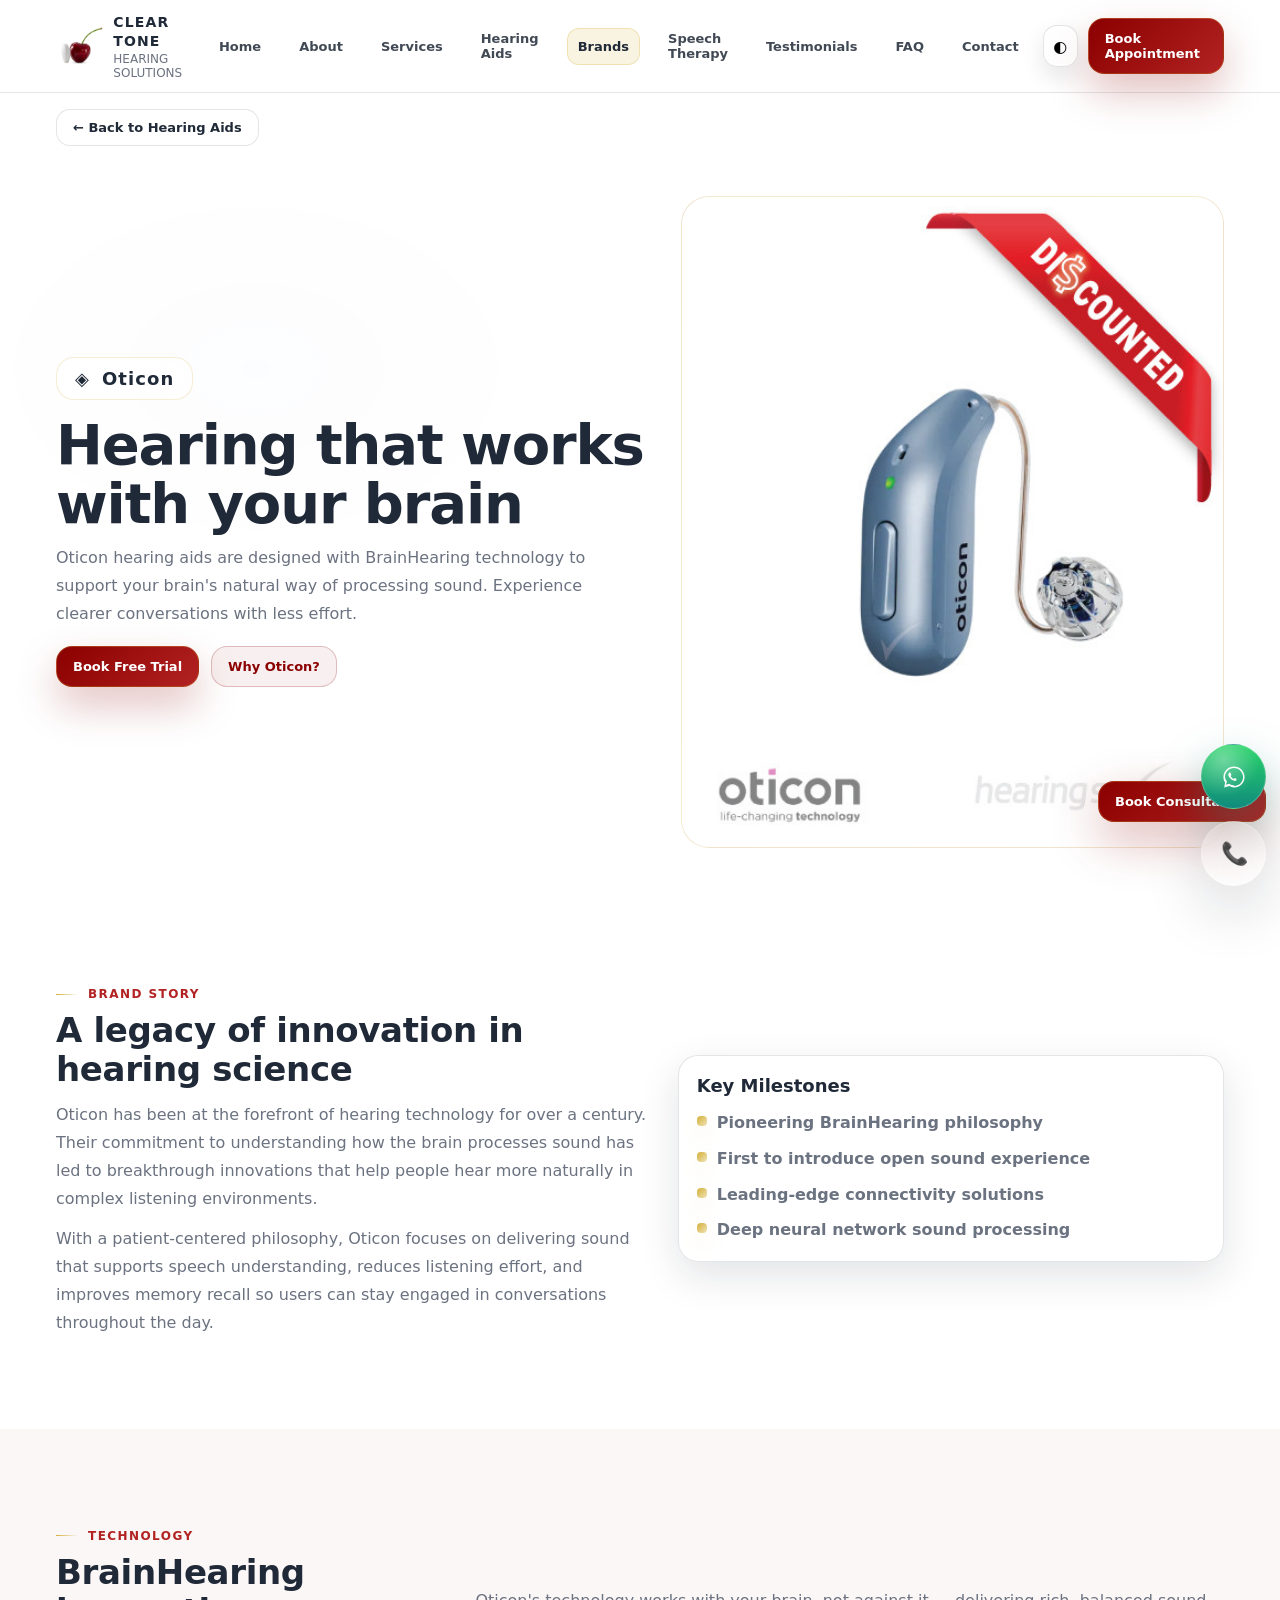
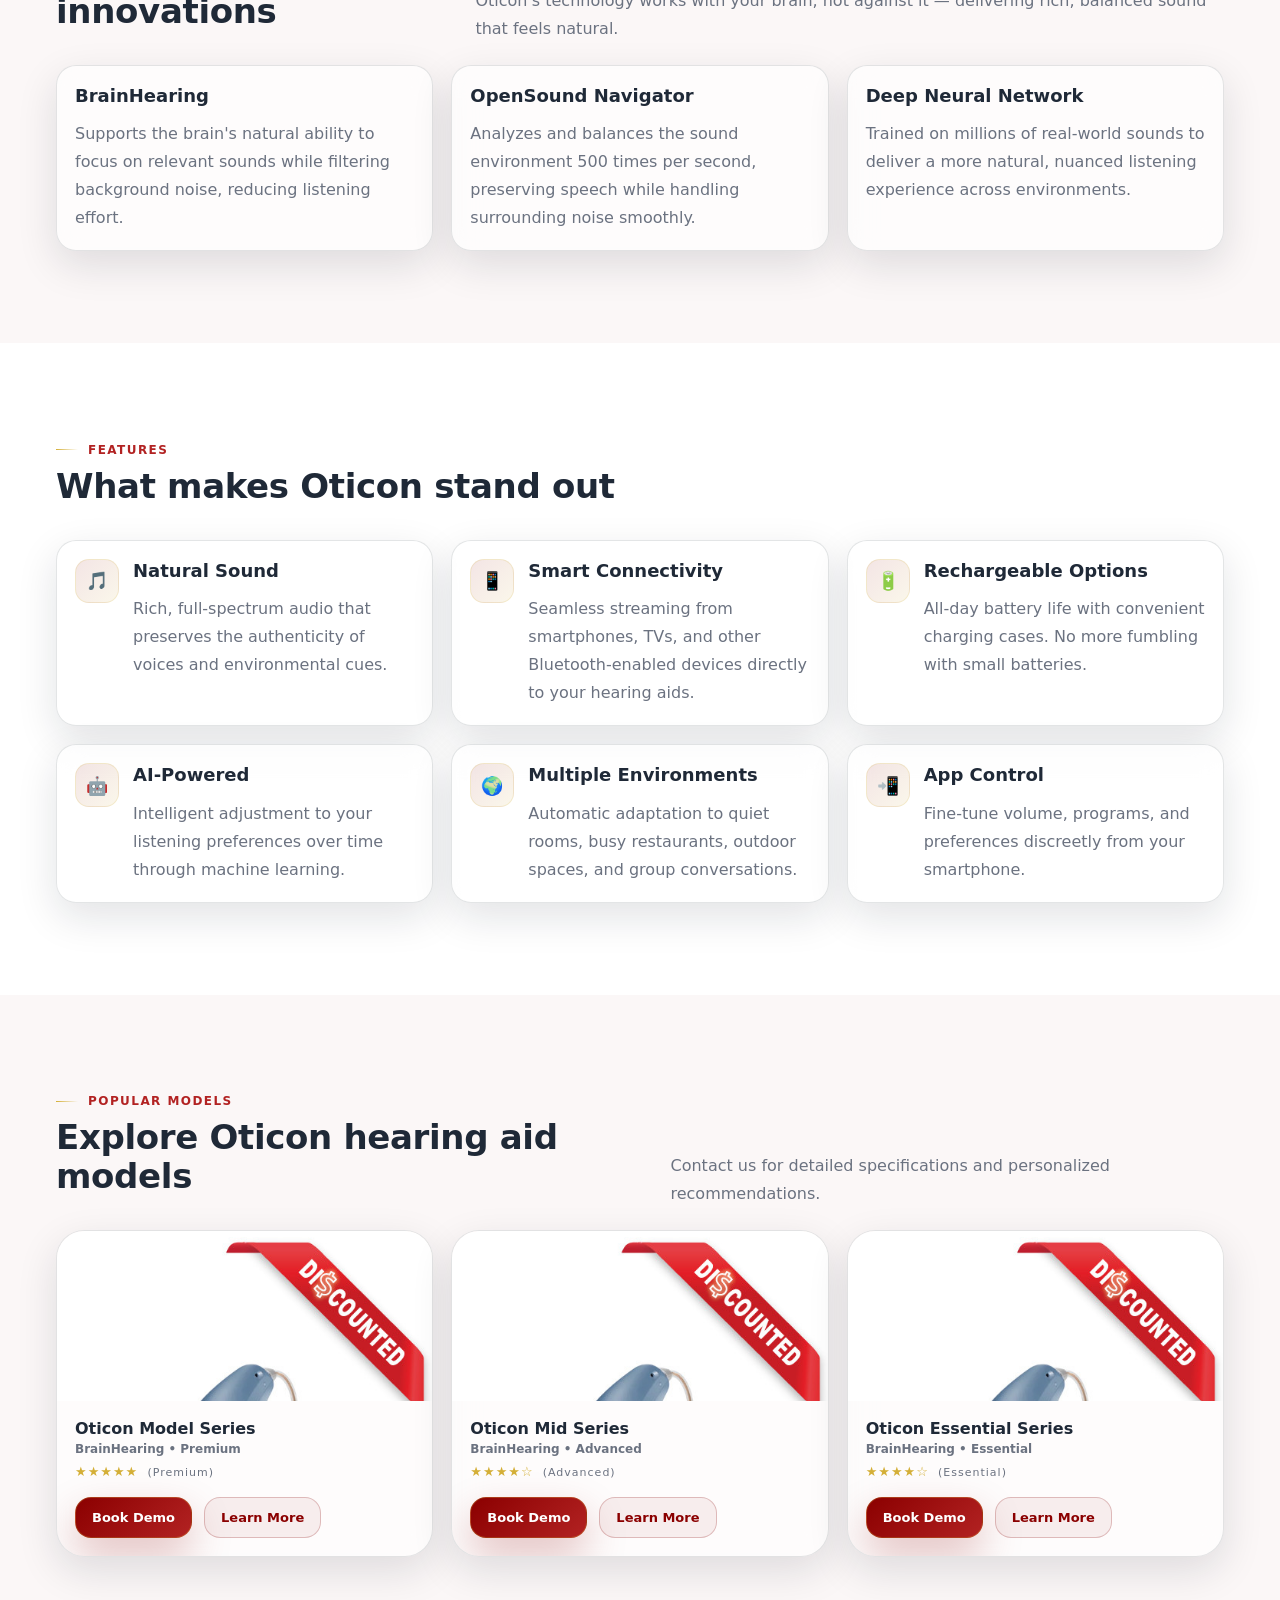
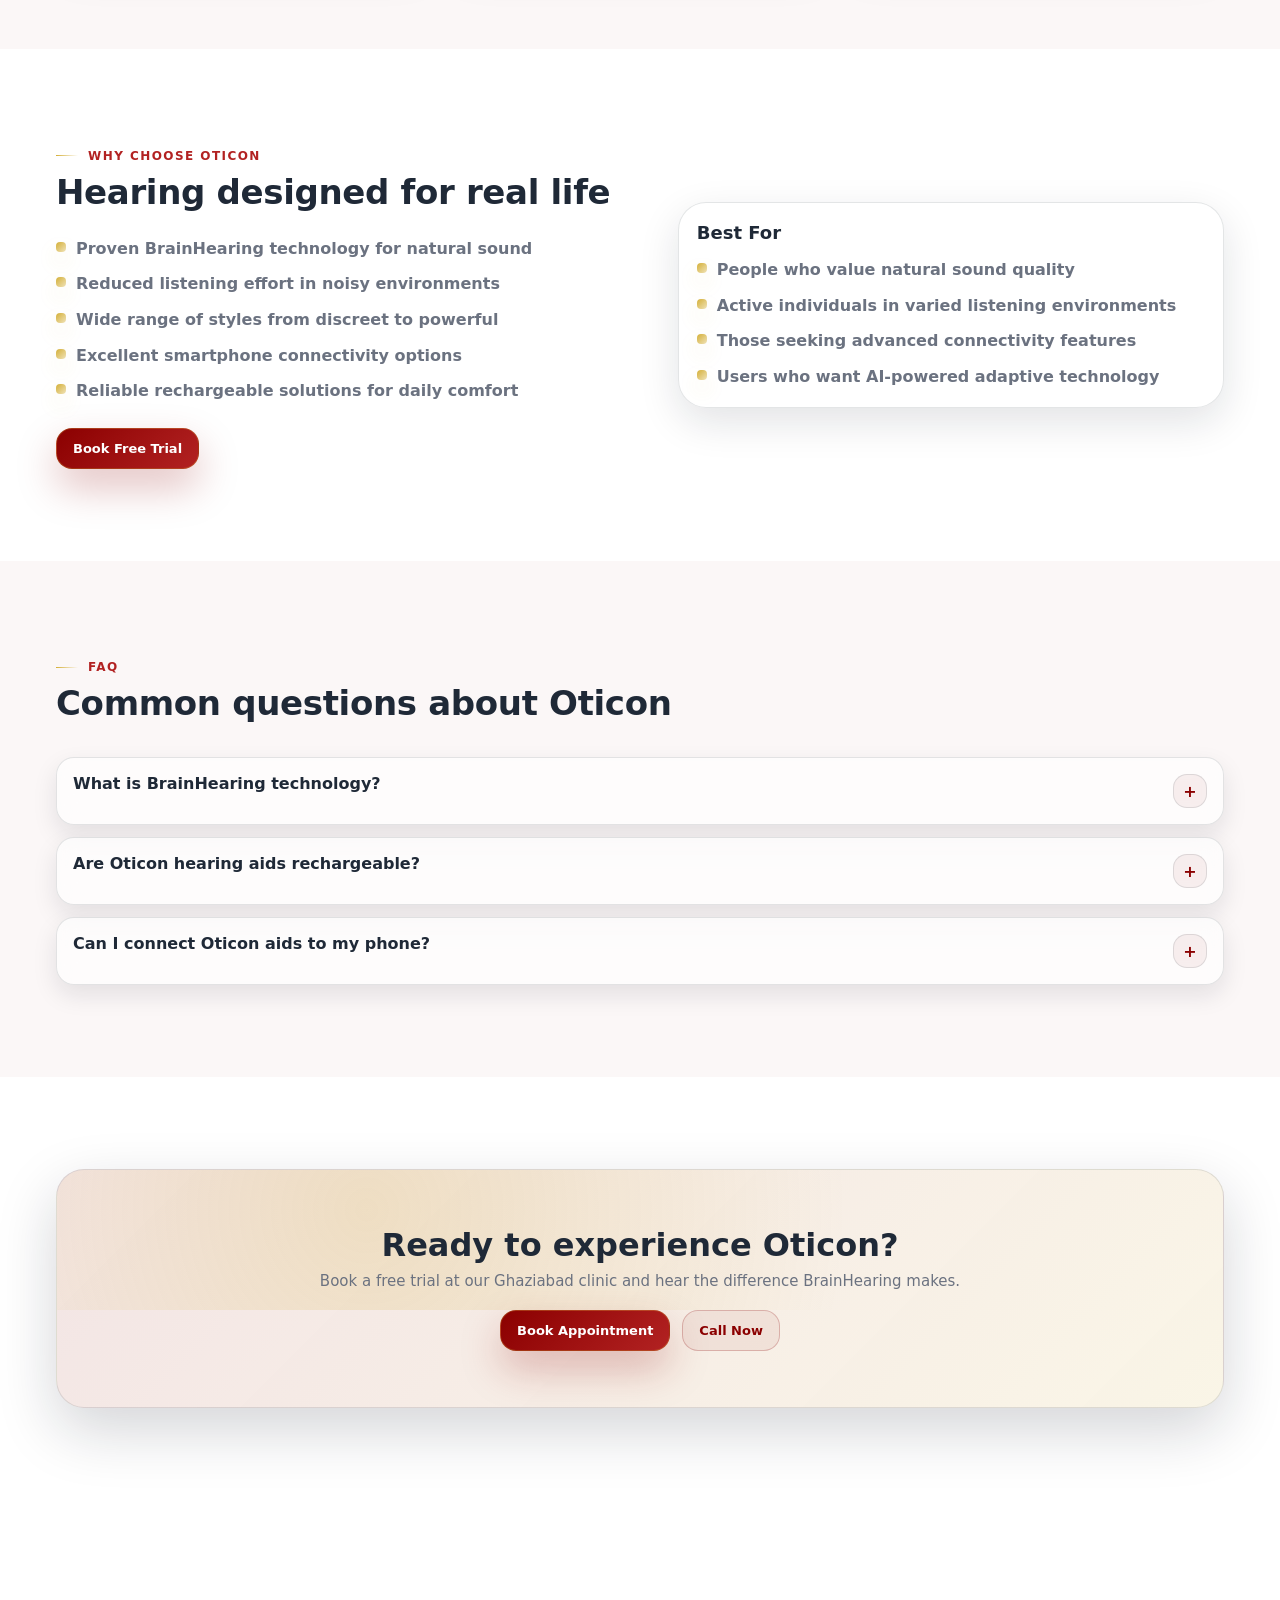
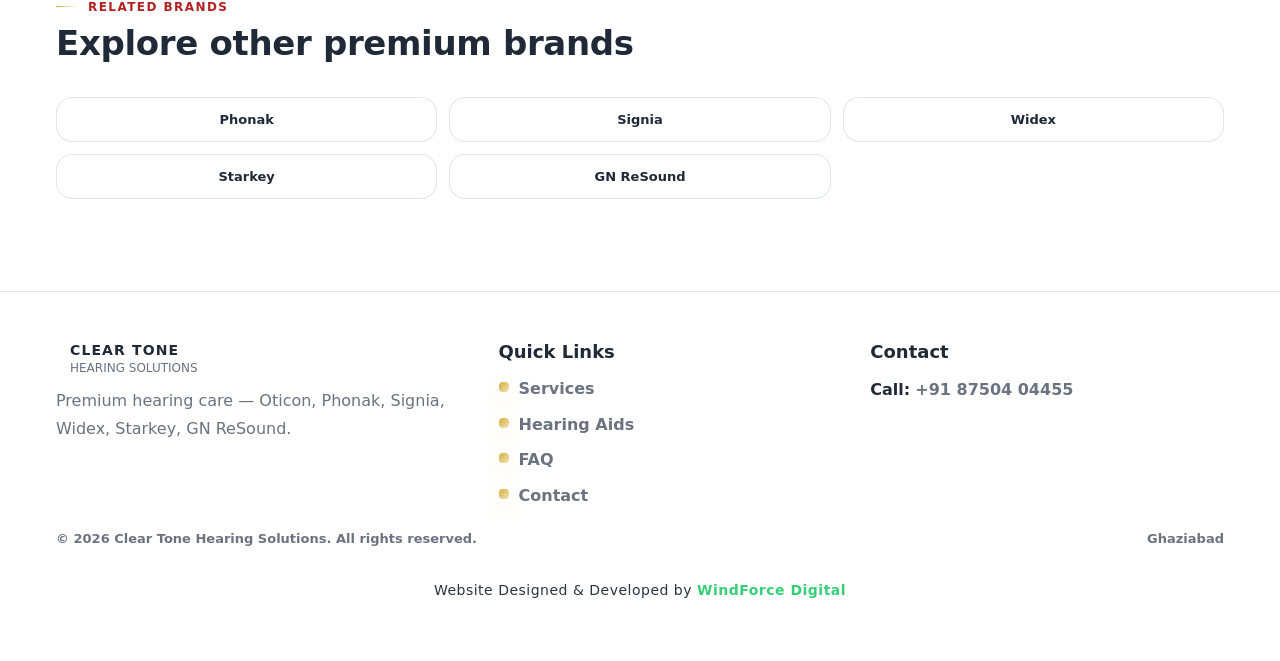
<file: brands/oticon.html>
<!doctype html>
<html lang="en">
<head>
  <meta charset="utf-8" />
  <meta name="viewport" content="width=device-width, initial-scale=1" />
  <title>Oticon Hearing Aids | Clear Tone Hearing Solutions</title>
  <meta name="description" content="Explore Oticon hearing aids at Clear Tone - advanced BrainHearing technology for natural sound. Book a consultation in Ghaziabad." />
  <meta name="theme-color" content="#8B0000" />
  <link rel="icon" href="../image/clear logo.jpeg" type="image/jpeg" />
  <link rel="canonical" href="https://cleartonehearingsolution.com/brands/oticon.html" />
  <meta property="og:title" content="Oticon Hearing Aids | Clear Tone Hearing Solutions" />
  <meta property="og:description" content="Premium Oticon hearing solutions with BrainHearing technology at Clear Tone Hearing Solutions." />
  <meta property="og:url" content="https://cleartonehearingsolution.com/brands/oticon.html" />
  <meta property="og:type" content="website" />
  <meta property="og:locale" content="en_US" />
  <meta property="og:image" content="https://cleartonehearingsolution.com/image/clear%20logo.jpeg" />
  <meta property="og:site_name" content="Clear Tone Hearing Solutions" />
  <meta name="robots" content="index, follow" />
  <meta name="twitter:card" content="summary_large_image" />
  <meta name="twitter:title" content="Oticon Hearing Aids | Clear Tone Hearing Solutions" />
  <meta name="twitter:description" content="Premium Oticon hearing solutions with BrainHearing technology at Clear Tone Hearing Solutions." />
  <meta name="twitter:image" content="https://cleartonehearingsolution.com/image/clear%20logo.jpeg" />
  <link rel="stylesheet" href="../css/style.css" />
</head>
<body>
  <div id="cths-loader" class="loader" role="status" aria-live="polite"><div class="spinner" aria-hidden="true"></div><span class="p" style="margin-top:14px; font-weight:900; color:var(--muted)">Preparing your premium experience…</span></div>
  <div id="cths-progress" class="progress" aria-hidden="true"></div>

  <header class="navbar">
    <div class="container">
      <div class="nav-inner">
        <a class="brand" href="../index.html">
          <img src="../image/clear logo.jpeg" alt="Clear Tone Hearing Solutions Logo" class="site-logo">
          <div class="brand-text"><strong>CLEAR TONE</strong><span>HEARING SOLUTIONS</span></div>
        </a>
        <nav class="nav-links" aria-label="Primary">
          <a class="nav-link" href="../index.html">Home</a>
          <a class="nav-link" href="../about.html">About</a>
          <a class="nav-link" href="../services.html">Services</a>
          <a class="nav-link" href="../hearing-aids.html">Hearing Aids</a>
          <a class="nav-link" href="oticon.html" aria-current="page">Brands</a>
          <a class="nav-link" href="../speech-therapy.html">Speech Therapy</a>
          <a class="nav-link" href="../testimonials.html">Testimonials</a>
          <a class="nav-link" href="../faq.html">FAQ</a>
          <a class="nav-link" href="../contact.html">Contact</a>
        </nav>
        <div class="nav-actions">
          <button id="cths-theme-toggle" class="icon-btn" type="button" aria-label="Toggle dark mode"><span aria-hidden="true">◐</span></button>
          <button class="icon-btn burger" id="cths-burger" type="button" aria-label="Open menu"><span aria-hidden="true">☰</span></button>
          <a class="primary-btn" href="#" data-appointment="open">Book Appointment</a>
        </div>
      </div>
    </div>
    <div id="cths-drawer" class="drawer" aria-hidden="true">
      <div class="drawer-back" aria-hidden="true"></div>
      <div class="drawer-panel">
        <div style="display:flex; justify-content:space-between; align-items:center; gap:12px">
          <div class="brand" aria-hidden="true"><span class="logo" style="width:34px; height:34px"></span><div><strong style="font-size:12px">CLEAR TONE</strong><span style="font-size:11px">HEARING SOLUTIONS</span></div></div>
          <button id="cths-drawer-close" class="icon-btn" type="button" aria-label="Close menu"><span aria-hidden="true">✕</span></button>
        </div>
        <div class="drawer-links">
          <a href="../index.html" class="nav-link">Home</a>
          <a href="../about.html" class="nav-link">About</a>
          <a href="../services.html" class="nav-link">Services</a>
          <a href="../hearing-aids.html" class="nav-link">Hearing Aids</a>
          <a href="oticon.html" class="nav-link">Brands</a>
          <a href="../speech-therapy.html" class="nav-link">Speech Therapy</a>
          <a href="../testimonials.html" class="nav-link">Testimonials</a>
          <a href="../faq.html" class="nav-link">FAQ</a>
          <a href="../contact.html" class="nav-link">Contact</a>
        </div>
      </div>
    </div>
  </header>

  <main>
    <!-- Back to Brands -->
    <div class="container" style="padding-top:16px">
      <a href="../hearing-aids.html" class="back-brands">← Back to Hearing Aids</a>
    </div>

    <!-- Brand Hero -->
    <section class="brand-hero" aria-label="Oticon Hero">
      <div class="brand-hero-bg" style="background: radial-gradient(600px 400px at 20% 30%, rgba(0,102,204,.15), transparent 60%), radial-gradient(500px 300px at 80% 70%, rgba(0,51,102,.10), transparent 50%);"></div>
      <div class="container">
        <div class="brand-hero-content">
          <div class="brand-hero-text" data-reveal="up">
            <div class="brand-hero-logo"><span>◈</span> Oticon</div>
            <h1 class="h1" style="margin-top:0">Hearing that works with your brain</h1>
            <p class="p" style="max-width:55ch">Oticon hearing aids are designed with BrainHearing technology to support your brain's natural way of processing sound. Experience clearer conversations with less effort.</p>
            <div class="hero-cta">
              <a class="primary-btn" href="#" data-appointment="open">Book Free Trial</a>
              <a class="secondary-btn" href="#why-choose">Why Oticon?</a>
            </div>
          </div>
          <div class="brand-hero-media" data-reveal="zoom">
            <img src="../images/oticon-intent.jpg" alt="Oticon Intent Rechargeable Hearing Aid" loading="lazy" style="width:100%;height:100%;object-fit:contain;">
          </div>
        </div>
      </div>
    </section>

    <!-- Brand Story -->
    <section class="section section--tight" aria-label="Brand Story">
      <div class="container">
        <div class="split">
          <div data-reveal="up">
            <div class="kicker">Brand Story</div>
            <h2 class="h2">A legacy of innovation in hearing science</h2>
            <p class="p mt12">Oticon has been at the forefront of hearing technology for over a century. Their commitment to understanding how the brain processes sound has led to breakthrough innovations that help people hear more naturally in complex listening environments.</p>
            <p class="p mt12">With a patient-centered philosophy, Oticon focuses on delivering sound that supports speech understanding, reduces listening effort, and improves memory recall so users can stay engaged in conversations throughout the day.</p>
          </div>
          <div class="card card-inner" data-reveal="zoom">
            <h3 class="h3">Key Milestones</h3>
            <ul class="bullets" style="margin-top:12px">
              <li>Pioneering BrainHearing philosophy</li>
              <li>First to introduce open sound experience</li>
              <li>Leading-edge connectivity solutions</li>
              <li>Deep neural network sound processing</li>
            </ul>
          </div>
        </div>
      </div>
    </section>

    <!-- Technology Overview -->
    <section class="section section--tight" aria-label="Technology" style="background: rgba(139,0,0,.03);">
      <div class="container">
        <div class="section-head">
          <div>
            <div class="kicker" data-reveal="left">Technology</div>
            <h2 class="h2" data-reveal="up">BrainHearing innovations</h2>
          </div>
          <p class="p" data-reveal="right">Oticon's technology works with your brain, not against it — delivering rich, balanced sound that feels natural.</p>
        </div>
        <div class="grid-3">
          <article class="card hover-lift" data-reveal="zoom"><div class="card-inner"><h3 class="h3">BrainHearing</h3><p class="p mt12">Supports the brain's natural ability to focus on relevant sounds while filtering background noise, reducing listening effort.</p></div></article>
          <article class="card hover-lift" data-reveal="zoom"><div class="card-inner"><h3 class="h3">OpenSound Navigator</h3><p class="p mt12">Analyzes and balances the sound environment 500 times per second, preserving speech while handling surrounding noise smoothly.</p></div></article>
          <article class="card hover-lift" data-reveal="zoom"><div class="card-inner"><h3 class="h3">Deep Neural Network</h3><p class="p mt12">Trained on millions of real-world sounds to deliver a more natural, nuanced listening experience across environments.</p></div></article>
        </div>
      </div>
    </section>

    <!-- Key Features -->
    <section class="section section--tight" aria-label="Key Features">
      <div class="container">
        <div class="section-head">
          <div>
            <div class="kicker" data-reveal="left">Features</div>
            <h2 class="h2" data-reveal="up">What makes Oticon stand out</h2>
          </div>
        </div>
        <div class="grid-3">
          <div class="card" data-reveal="zoom"><div class="card-inner" style="display:flex; gap:14px; align-items:flex-start"><div class="brand-feat-icon">🎵</div><div><h3 class="h3">Natural Sound</h3><p class="p mt12">Rich, full-spectrum audio that preserves the authenticity of voices and environmental cues.</p></div></div></div>
          <div class="card" data-reveal="zoom"><div class="card-inner" style="display:flex; gap:14px; align-items:flex-start"><div class="brand-feat-icon">📱</div><div><h3 class="h3">Smart Connectivity</h3><p class="p mt12">Seamless streaming from smartphones, TVs, and other Bluetooth-enabled devices directly to your hearing aids.</p></div></div></div>
          <div class="card" data-reveal="zoom"><div class="card-inner" style="display:flex; gap:14px; align-items:flex-start"><div class="brand-feat-icon">🔋</div><div><h3 class="h3">Rechargeable Options</h3><p class="p mt12">All-day battery life with convenient charging cases. No more fumbling with small batteries.</p></div></div></div>
          <div class="card" data-reveal="zoom"><div class="card-inner" style="display:flex; gap:14px; align-items:flex-start"><div class="brand-feat-icon">🤖</div><div><h3 class="h3">AI-Powered</h3><p class="p mt12">Intelligent adjustment to your listening preferences over time through machine learning.</p></div></div></div>
          <div class="card" data-reveal="zoom"><div class="card-inner" style="display:flex; gap:14px; align-items:flex-start"><div class="brand-feat-icon">🌍</div><div><h3 class="h3">Multiple Environments</h3><p class="p mt12">Automatic adaptation to quiet rooms, busy restaurants, outdoor spaces, and group conversations.</p></div></div></div>
          <div class="card" data-reveal="zoom"><div class="card-inner" style="display:flex; gap:14px; align-items:flex-start"><div class="brand-feat-icon">📲</div><div><h3 class="h3">App Control</h3><p class="p mt12">Fine-tune volume, programs, and preferences discreetly from your smartphone.</p></div></div></div>
        </div>
      </div>
    </section>

    <!-- Popular Models Placeholder -->
    <section class="section section--tight" aria-label="Popular Models" style="background: rgba(139,0,0,.03);">
      <div class="container">
        <div class="section-head">
          <div>
            <div class="kicker" data-reveal="left">Popular Models</div>
            <h2 class="h2" data-reveal="up">Explore Oticon hearing aid models</h2>
          </div>
          <p class="p" data-reveal="right">Contact us for detailed specifications and personalized recommendations.</p>
        </div>
        <div class="grid-3">
          <div class="prod-card" data-reveal="zoom">
            <div class="prod-img"><img src="../images/oticon-intent.jpg" alt="Oticon Hearing Aid" loading="lazy" style="width:100%;height:100%;object-fit:contain;"></div>
            <div class="prod-body">
              <h3>Oticon Model Series</h3>
              <div class="prod-tech">BrainHearing • Premium</div>
              <div class="prod-rating">★★★★★ <span>(Premium)</span></div>
              <div class="hero-cta"><a class="primary-btn" href="#" data-appointment="open">Book Demo</a><a class="secondary-btn" href="#" data-appointment="open">Learn More</a></div>
            </div>
          </div>
          <div class="prod-card" data-reveal="zoom">
            <div class="prod-img"><img src="../images/oticon-intent.jpg" alt="Oticon Hearing Aid" loading="lazy" style="width:100%;height:100%;object-fit:contain;"></div>
            <div class="prod-body">
              <h3>Oticon Mid Series</h3>
              <div class="prod-tech">BrainHearing • Advanced</div>
              <div class="prod-rating">★★★★☆ <span>(Advanced)</span></div>
              <div class="hero-cta"><a class="primary-btn" href="#" data-appointment="open">Book Demo</a><a class="secondary-btn" href="#" data-appointment="open">Learn More</a></div>
            </div>
          </div>
          <div class="prod-card" data-reveal="zoom">
            <div class="prod-img"><img src="../images/oticon-intent.jpg" alt="Oticon Hearing Aid" loading="lazy" style="width:100%;height:100%;object-fit:contain;"></div>
            <div class="prod-body">
              <h3>Oticon Essential Series</h3>
              <div class="prod-tech">BrainHearing • Essential</div>
              <div class="prod-rating">★★★★☆ <span>(Essential)</span></div>
              <div class="hero-cta"><a class="primary-btn" href="#" data-appointment="open">Book Demo</a><a class="secondary-btn" href="#" data-appointment="open">Learn More</a></div>
            </div>
          </div>
        </div>
      </div>
    </section>

    <!-- Why Choose -->
    <section class="section section--tight" id="why-choose">
      <div class="container">
        <div class="split">
          <div data-reveal="up">
            <div class="kicker">Why Choose Oticon</div>
            <h2 class="h2">Hearing designed for real life</h2>
            <ul class="bullets mt24">
              <li>Proven BrainHearing technology for natural sound</li>
              <li>Reduced listening effort in noisy environments</li>
              <li>Wide range of styles from discreet to powerful</li>
              <li>Excellent smartphone connectivity options</li>
              <li>Reliable rechargeable solutions for daily comfort</li>
            </ul>
            <div class="hero-cta mt24">
              <a class="primary-btn" href="#" data-appointment="open">Book Free Trial</a>
            </div>
          </div>
          <div data-reveal="zoom">
            <div class="card card-inner" style="border-radius:var(--radius-xl)">
              <h3 class="h3">Best For</h3>
              <ul class="bullets mt12">
                <li>People who value natural sound quality</li>
                <li>Active individuals in varied listening environments</li>
                <li>Those seeking advanced connectivity features</li>
                <li>Users who want AI-powered adaptive technology</li>
              </ul>
            </div>
          </div>
        </div>
      </div>
    </section>

    <!-- FAQ -->
    <section class="section section--tight" aria-label="FAQ" style="background: rgba(139,0,0,.03);">
      <div class="container">
        <div class="section-head">
          <div>
            <div class="kicker" data-reveal="left">FAQ</div>
            <h2 class="h2" data-reveal="up">Common questions about Oticon</h2>
          </div>
        </div>
        <div class="accordion" data-reveal="up">
          <div class="acc-item" data-open="false">
            <button class="acc-btn" type="button"><span>What is BrainHearing technology?</span><span class="plus">+</span></button>
            <div class="acc-panel" style="max-height:0"><div class="acc-content">BrainHearing is Oticon's core philosophy that hearing aids should support the brain's natural way of processing sound. Unlike traditional amplification that simply makes sounds louder, BrainHearing delivers a full, balanced sound picture that helps the brain make sense of complex auditory environments with less effort.</div></div>
          </div>
          <div class="acc-item" data-open="false">
            <button class="acc-btn" type="button"><span>Are Oticon hearing aids rechargeable?</span><span class="plus">+</span></button>
            <div class="acc-panel" style="max-height:0"><div class="acc-content">Yes, many Oticon models offer rechargeable options with all-day battery life. The charging case provides convenient overnight charging so you never have to handle small disposable batteries again.</div></div>
          </div>
          <div class="acc-item" data-open="false">
            <button class="acc-btn" type="button"><span>Can I connect Oticon aids to my phone?</span><span class="plus">+</span></button>
            <div class="acc-panel" style="max-height:0"><div class="acc-content">Absolutely. Oticon hearing aids offer direct Bluetooth connectivity to both iOS and Android smartphones, allowing hands-free calls, music streaming, and app-based control of your hearing experience.</div></div>
          </div>
        </div>
      </div>
    </section>

    <!-- CTA -->
    <section class="section section--tight">
      <div class="container">
        <div class="cta-banner" data-reveal="up">
          <h2>Ready to experience Oticon?</h2>
          <p>Book a free trial at our Ghaziabad clinic and hear the difference BrainHearing makes.</p>
          <div class="cta-banner-btns">
            <a class="primary-btn" href="#" data-appointment="open">Book Appointment</a>
            <a class="secondary-btn" href="tel:+918750404455">Call Now</a>
          </div>
        </div>
      </div>
    </section>

    <!-- Related Brands -->
    <section class="section section--tight">
      <div class="container">
        <div class="section-head">
          <div>
            <div class="kicker" data-reveal="left">Related Brands</div>
            <h2 class="h2" data-reveal="up">Explore other premium brands</h2>
          </div>
        </div>
        <div class="related-brands" data-reveal="up">
          <a href="phonak.html" class="related-brand-item">Phonak</a>
          <a href="signia.html" class="related-brand-item">Signia</a>
          <a href="widex.html" class="related-brand-item">Widex</a>
          <a href="starkey.html" class="related-brand-item">Starkey</a>
          <a href="resound.html" class="related-brand-item">GN ReSound</a>
        </div>
      </div>
    </section>
  </main>

  <!-- Sticky Consultation -->
  <div class="sticky-consult">
    <a class="primary-btn" href="#" data-appointment="open" aria-label="Quick consultation booking">Book Consultation</a>
  </div>

  <footer class="footer" aria-label="Footer">
    <div class="container">
      <div class="footer-grid">
        <div><div class="brand" style="gap:14px"><span class="logo" aria-hidden="true"></span><div><strong>CLEAR TONE</strong><span>HEARING SOLUTIONS</span></div></div><p class="p mt12">Premium hearing care — Oticon, Phonak, Signia, Widex, Starkey, GN ReSound.</p></div>
        <div><h3 class="h3">Quick Links</h3><div class="bullets" style="margin-top:12px"><li><a href="../services.html">Services</a></li><li><a href="../hearing-aids.html">Hearing Aids</a></li><li><a href="../faq.html">FAQ</a></li><li><a href="../contact.html">Contact</a></li></div></div>
        <div><h3 class="h3">Contact</h3><p class="p mt12"><strong style="color:var(--text)">Call:</strong> <a href="tel:+918750404455">+91 87504 04455</a></p></div>
      </div>
      <div class="footer-bot"><span>© <span id="cths-year"></span> Clear Tone Hearing Solutions. All rights reserved.</span>          <span>Ghaziabad</span></div>
      <div class="developer-credit"><p>Website Designed & Developed by <a href="https://windforcedigital.com" target="_blank" rel="noopener"><strong>WindForce Digital</strong></a></p></div>
    </div>
  </footer>

  <div id="cths-modal-backdrop" class="modal-backdrop" aria-hidden="true"></div>
  <div id="cths-modal" class="modal" aria-hidden="true" role="dialog" aria-modal="true" aria-label="Book appointment">
    <div class="modal-head"><div><div class="kicker">Appointment</div><div class="modal-title" style="font-size:18px">Request a Premium Consultation</div></div><button class="modal-close" type="button" aria-label="Close" data-modal-close="true"><span aria-hidden="true">✕</span></button></div>
    <div class="modal-body">
      <form id="cths-appointment-form" class="form" action="#" method="post">
        <div class="modal-cols"><div class="field"><label for="cths-field-name">Full Name</label><input id="cths-field-name" name="name" type="text" required placeholder="Your name" /></div><div class="field"><label for="cths-field-phone">Phone</label><input id="cths-field-phone" name="phone" type="tel" required placeholder="Mobile number" inputmode="tel" /></div></div>
        <div class="modal-cols mt12"><div class="field"><label for="cths-field-location">Preferred Location</label><select id="cths-field-location" name="location" required><option value="ghaziabad">Ghaziabad Branch</option></select></div><div class="field"><label for="cths-field-service">Service Interested</label><select id="cths-field-service" name="service" required><option value="hearing">Hearing Assessment</option><option value="hearing-aid">Hearing Aid</option><option value="speech">Speech Therapy</option><option value="repair">Repair & Maintenance</option></select></div></div>
        <div class="field mt12"><label for="cths-field-message">Brief Details (Optional)</label><textarea id="cths-field-message" name="message" placeholder="Tell us what you’re experiencing…"></textarea></div>
        <div class="hero-cta mt18" style="justify-content:flex-end"><button id="cths-appointment-submit" class="primary-btn" type="submit">Submit Request</button></div>
        <p id="cths-appointment-status" class="p" style="margin-top:10px; font-weight:800; color:var(--muted)"></p>
      </form>
    </div>
  </div>

  <div class="floating" aria-label="Quick actions">
    <a class="float-btn float-btn--wa" href="https://wa.me/918750404455" target="_blank" rel="noopener" aria-label="Chat on WhatsApp" title="Chat on WhatsApp">
      <svg class="float-icon" viewBox="0 0 32 32" aria-hidden="true"><path fill="currentColor" d="M19.11 18.35c-.14-.07-.83-.41-1.52-.68-.63-.25-.98-.38-1.12-.18-.13.18-.26.41-.4.56-.14.16-.3.18-.56.07-.26-.11-1.1-.41-2.09-1.28-.77-.68-1.29-1.52-1.43-1.78-.14-.26-.02-.39.1-.52.11-.12.26-.3.39-.45.12-.14.16-.26.24-.43.07-.17.03-.32-.02-.43-.05-.11-.64-1.55-.88-2.12-.24-.57-.47-.49-.64-.5-.17-.02-.35-.02-.53-.02-.18 0-.47.07-.72.34-.25.27-.95.93-.95 2.27 0 1.34.97 2.63 1.1 2.81.13.18 1.9 2.87 4.59 4.02.64.28 1.14.44 1.53.56.64.2 1.22.17 1.67.1.51-.08.83-.38.97-.75.14-.37.14-.69.1-.76-.04-.07-.17-.12-.3-.19z"/><path fill="currentColor" d="M16 3C8.83 3 3 8.83 3 16c0 2.5.73 4.83 1.98 6.8L4 29l6.34-1.95A12.93 12.93 0 0 0 16 29c7.17 0 13-5.83 13-13S23.17 3 16 3zm0 23.1a11.02 11.02 0 0 1-5.66-1.56l-.41-.24-3.87 1.19 1.23-3.77-.27-.43A11.06 11.06 0 0 1 4.9 16c0-6.14 4.99-11.13 11.13-11.13S27.16 9.86 27.16 16c0 6.14-4.99 11.13-11.16 11.13z"/></svg>
    </a>
    <a class="float-btn float-btn--call" href="tel:+918750404455" title="Call Now" aria-label="Call Now"><span class="float-icon" aria-hidden="true" style="font-size:22px">📞</span></a>
  </div>
  <button id="cths-backtop" class="backtop float-btn" type="button" aria-label="Back to top"><span aria-hidden="true">↑</span></button>

  <script>document.getElementById('cths-year').textContent = new Date().getFullYear();</script>
  <script src="../js/main.js" defer></script>

  <!-- Breadcrumb Schema -->
  <script type="application/ld+json">{"@context":"https://schema.org","@type":"BreadcrumbList","itemListElement":[{"@type":"ListItem","position":1,"name":"Home","item":"https://www.cleartonehearing.com/"},{"@type":"ListItem","position":2,"name":"Hearing Aids","item":"https://www.cleartonehearing.com/hearing-aids.html"},{"@type":"ListItem","position":3,"name":"Oticon","item":"https://www.cleartonehearing.com/brands/oticon.html"}]}</script>
  <script type="application/ld+json">{"@context":"https://schema.org","@type":"MedicalOrganization","name":"CLEAR TONE HEARING SOLUTIONS","telephone":"+919999999999","address":{"@type":"PostalAddress","addressCountry":"IN"}}</script>
</body>
</html>
</file>
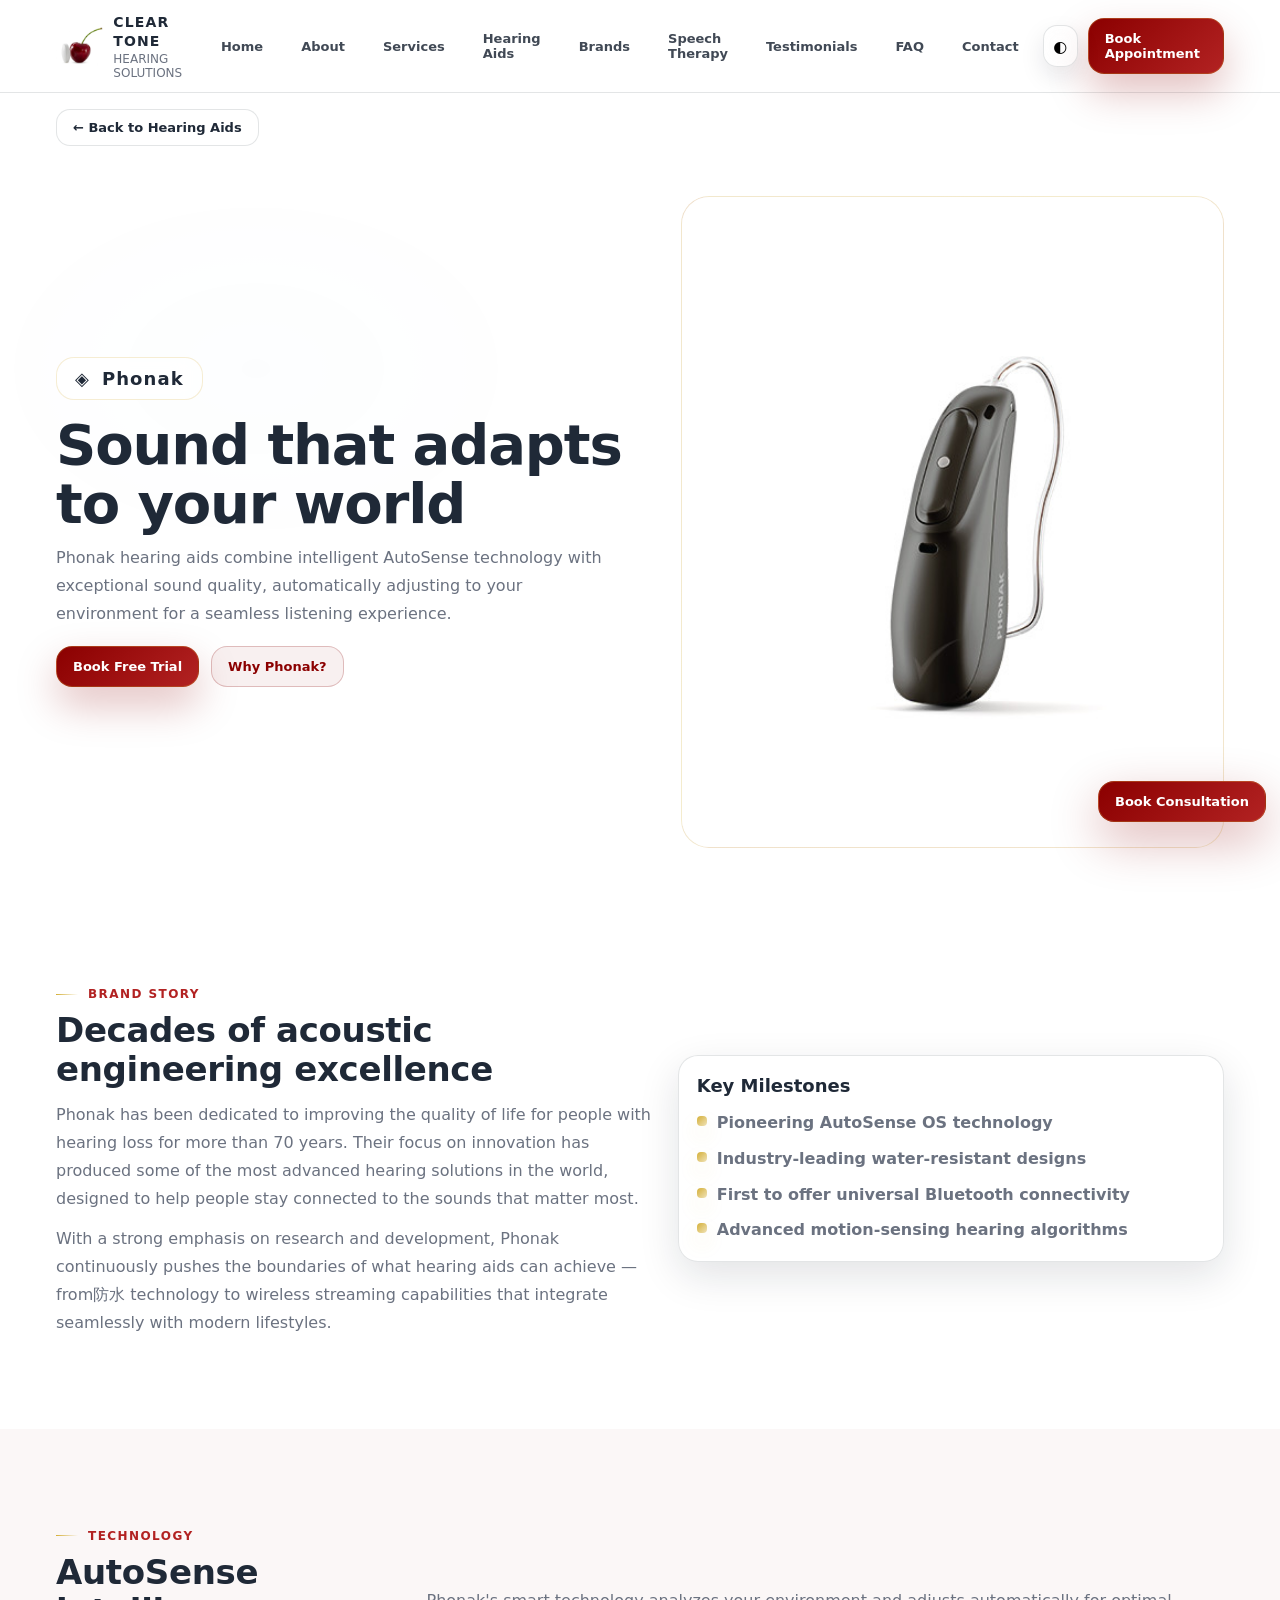
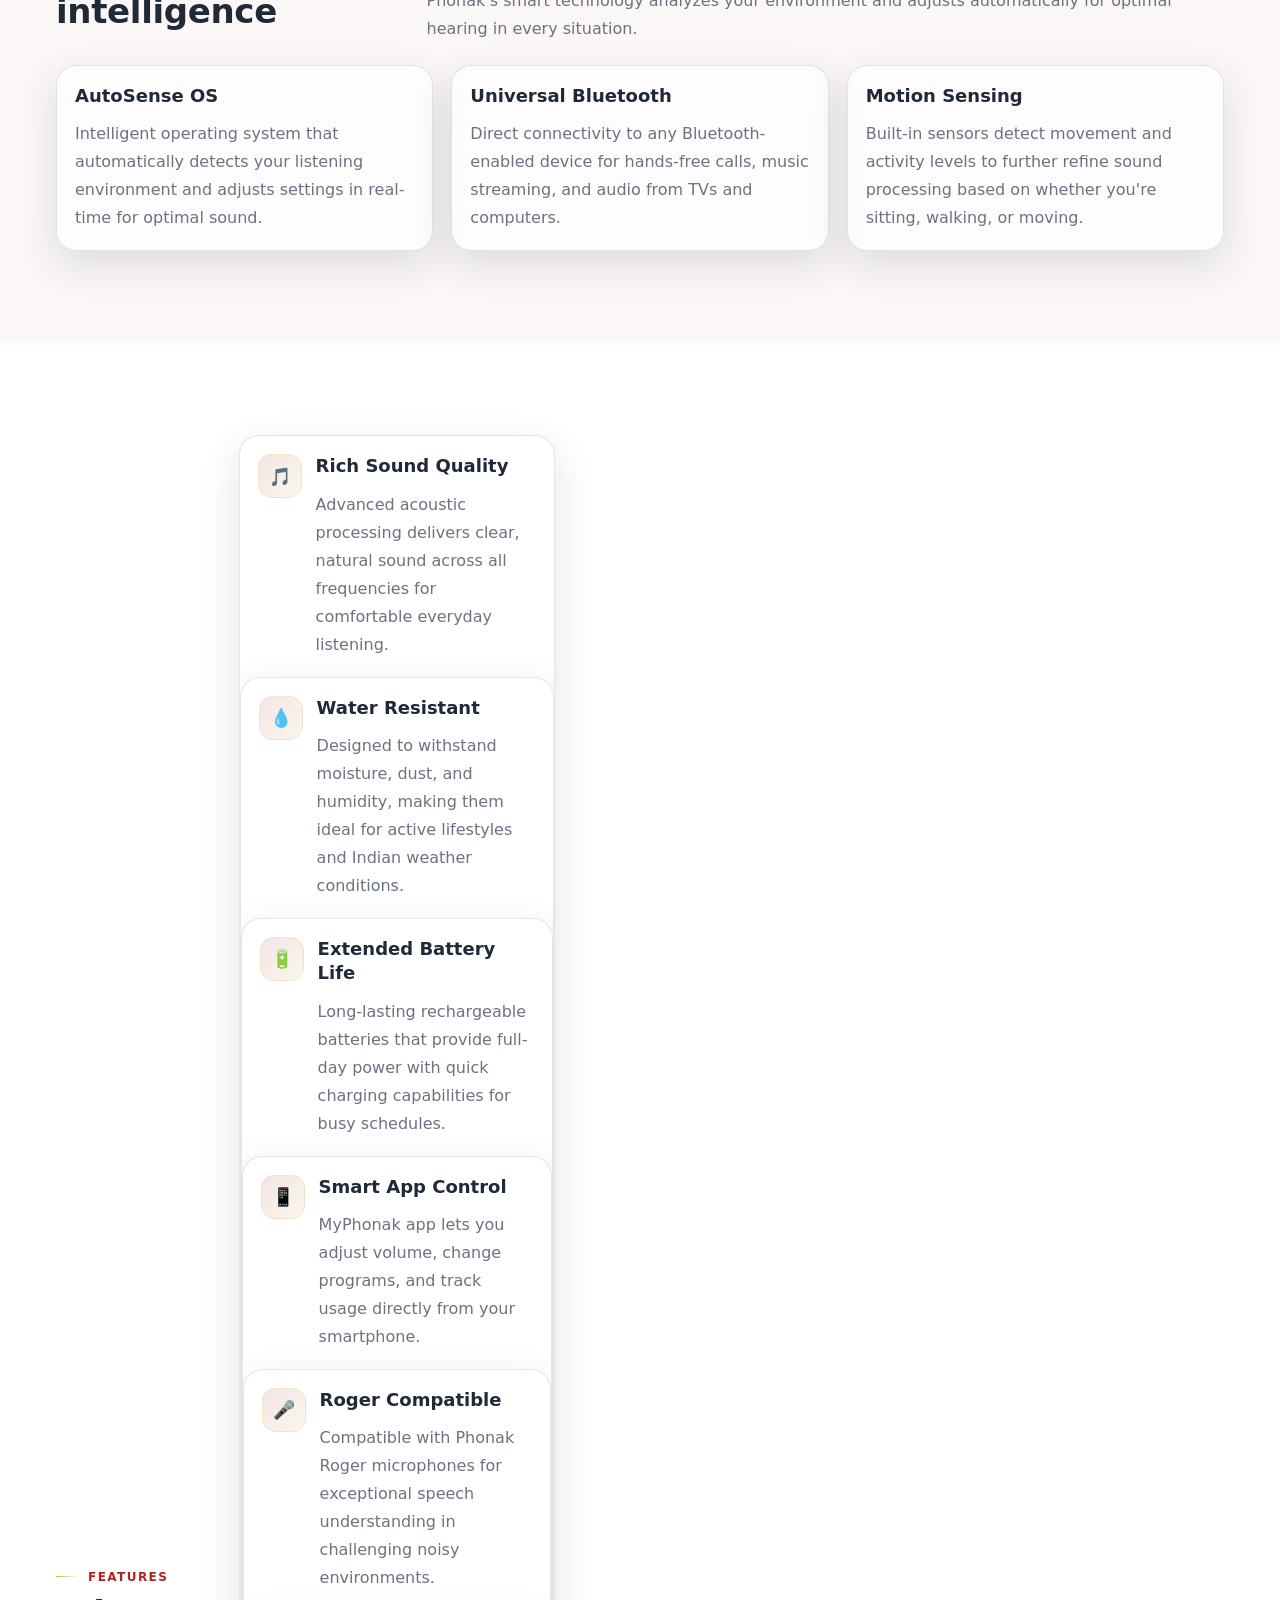
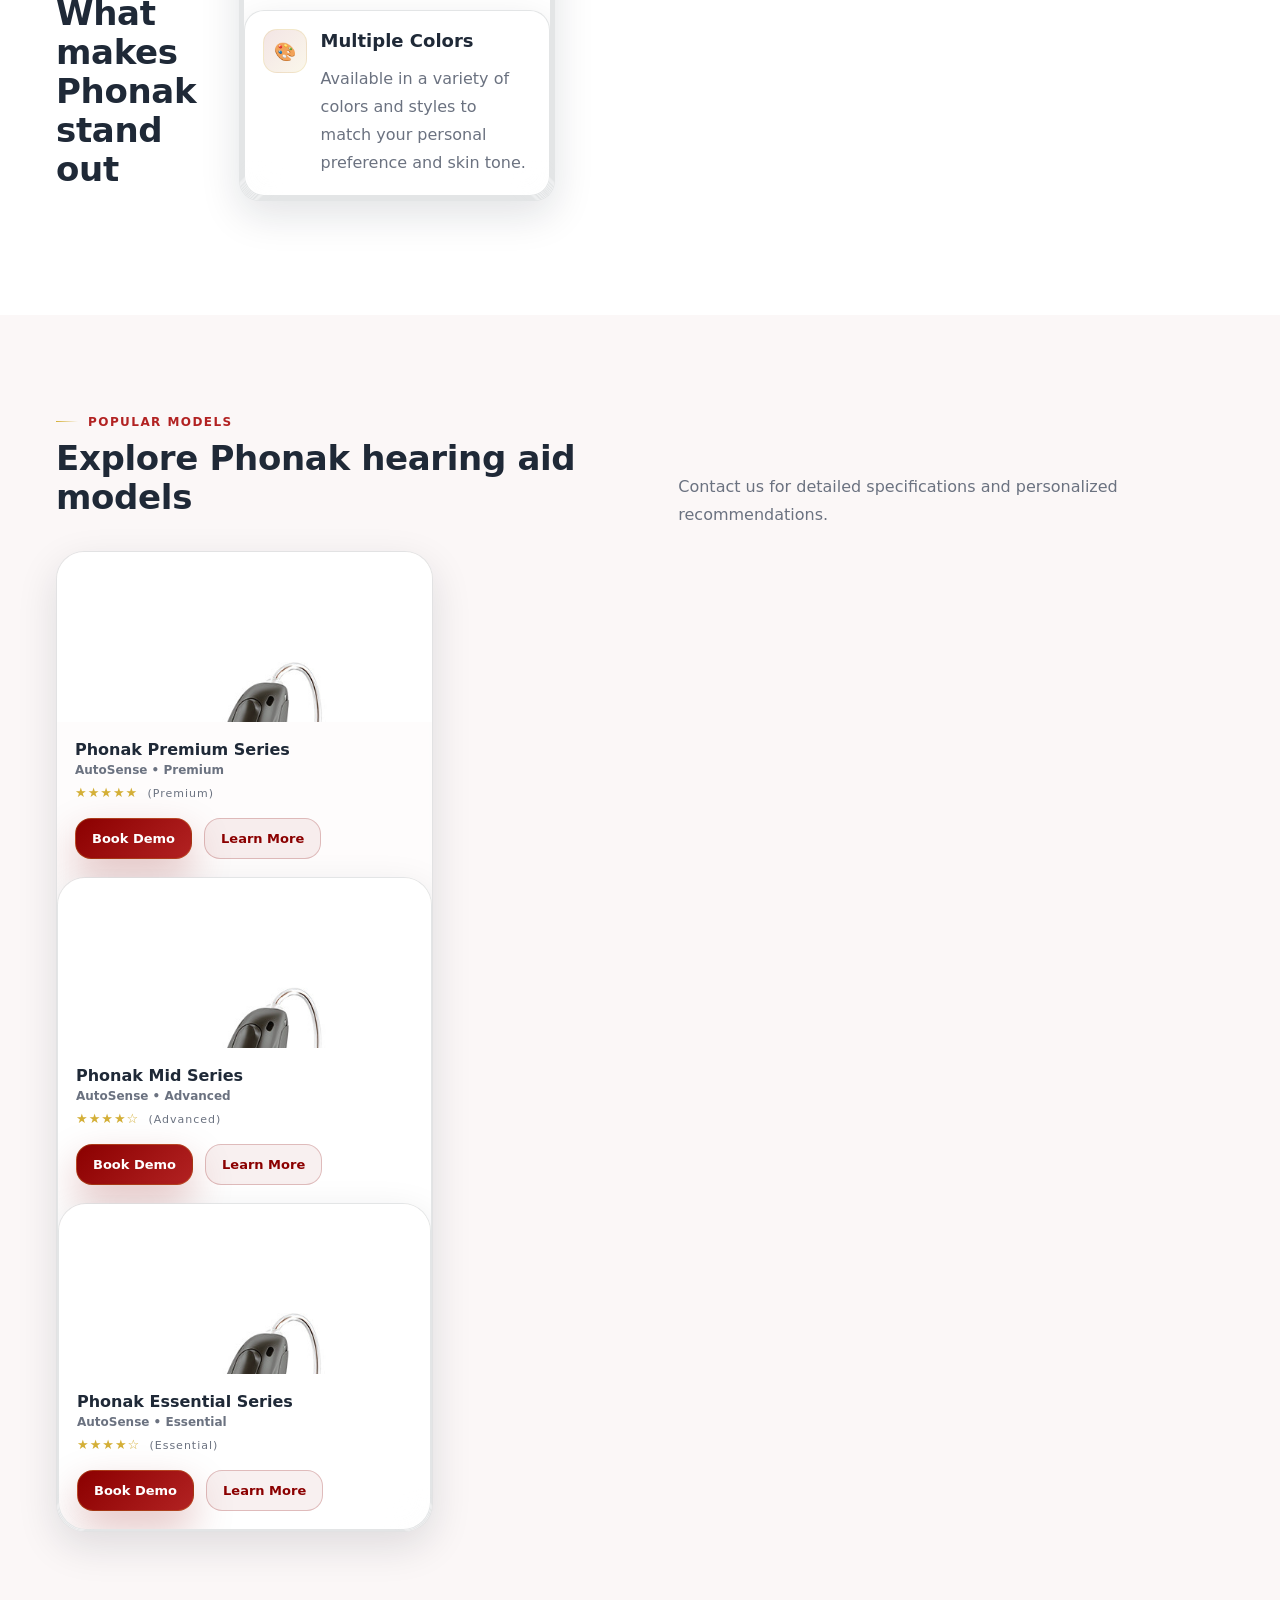
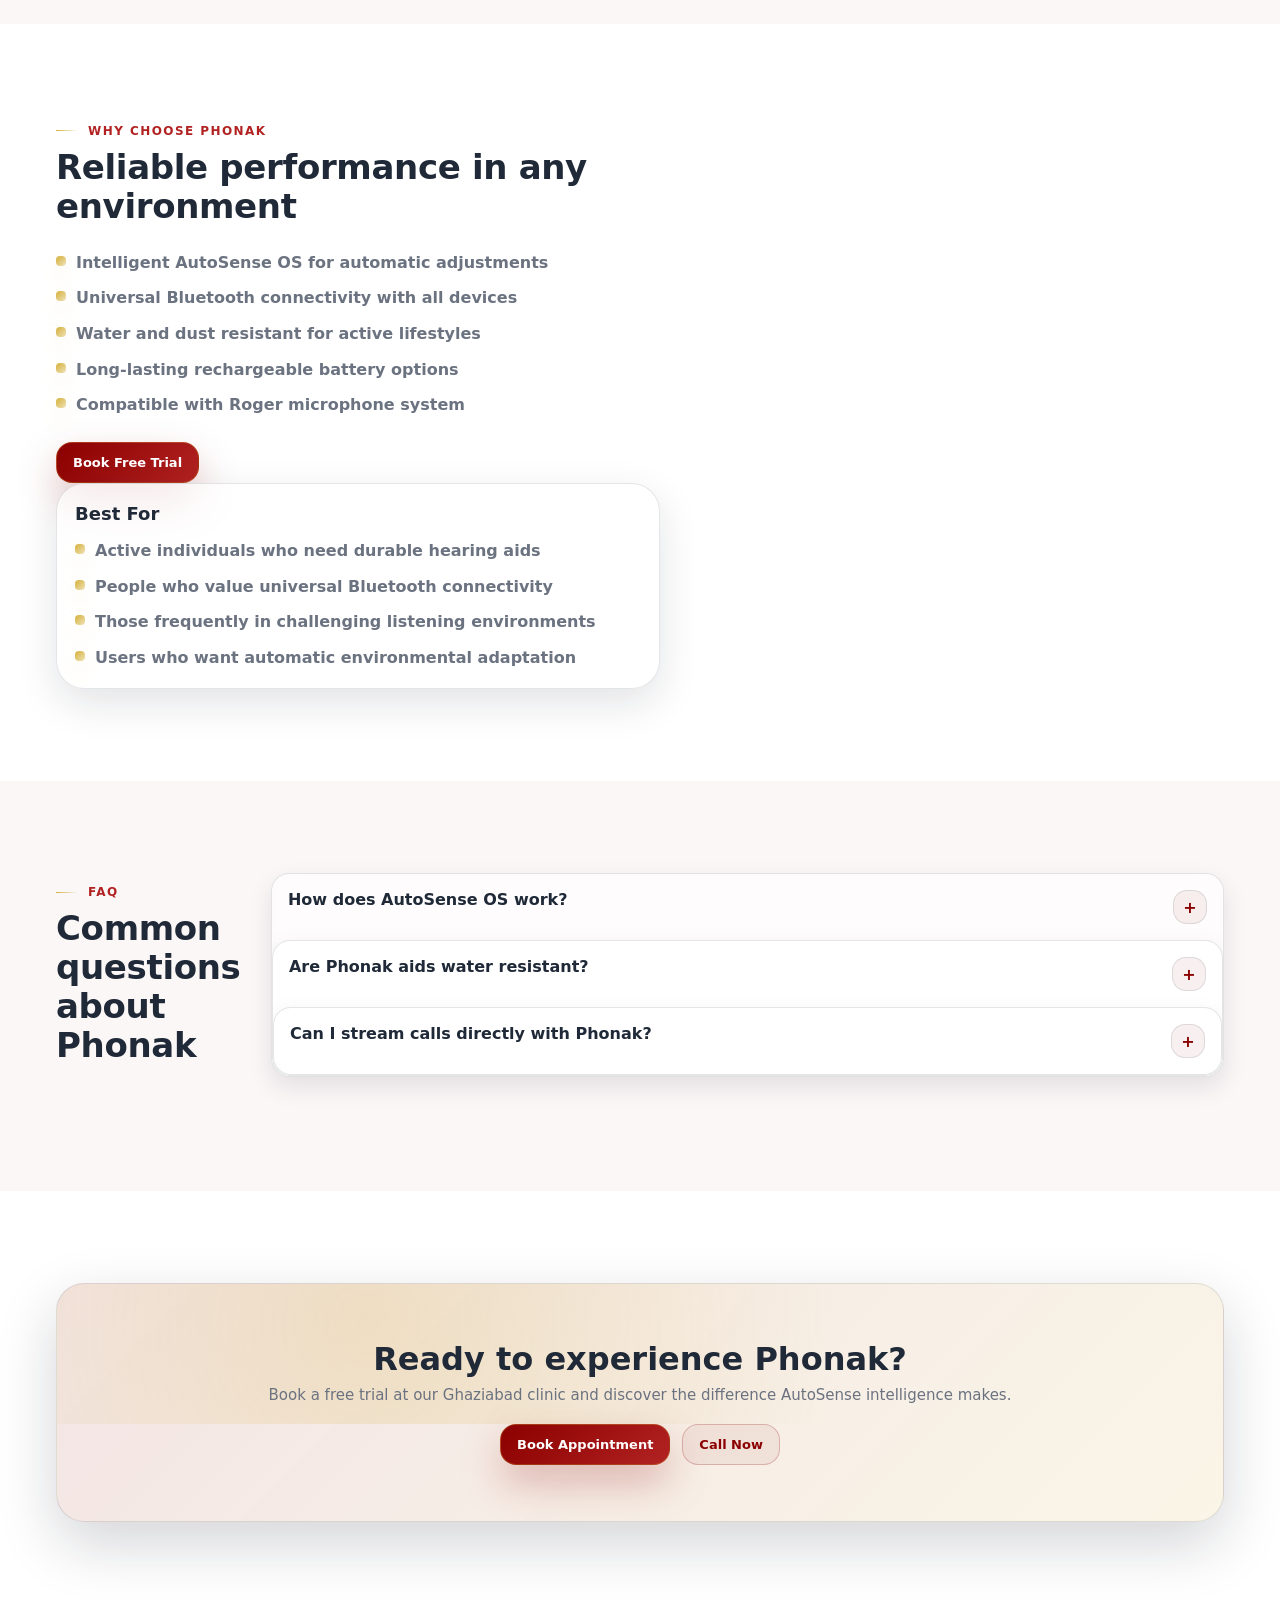
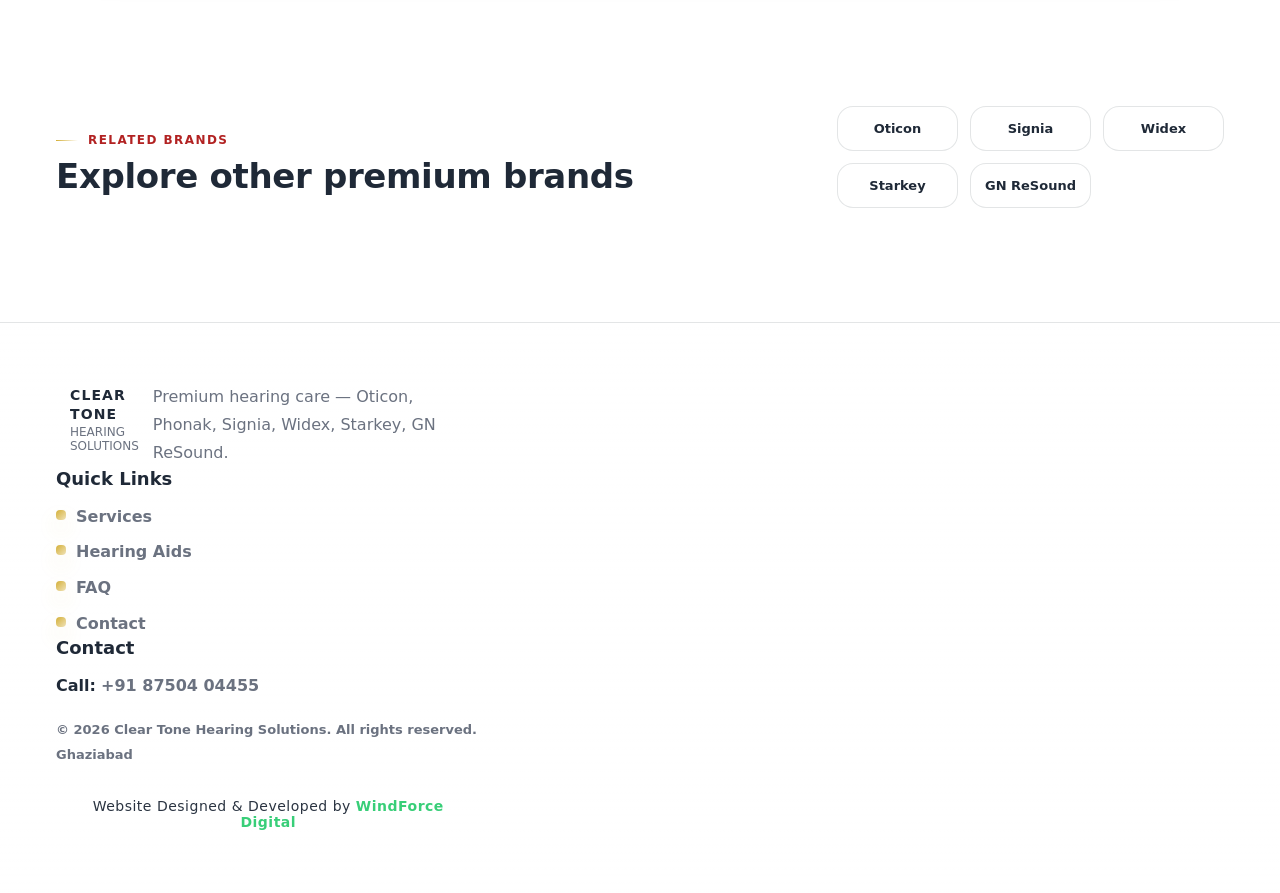
<file: brands/phonak.html>
<!doctype html>
<html lang="en">
<head>
  <meta charset="utf-8" />
  <meta name="viewport" content="width=device-width, initial-scale=1" />
  <title>Phonak Hearing Aids | Clear Tone Hearing Solutions</title>
  <meta name="description" content="Explore Phonak hearing aids at Clear Tone - premium sound quality with AutoSense technology. Book a consultation in Ghaziabad." />
  <meta name="theme-color" content="#8B0000" />
  <link rel="icon" href="../image/clear logo.jpeg" type="image/jpeg" />
  <link rel="canonical" href="https://cleartonehearingsolution.com/brands/phonak.html" />
  <meta property="og:title" content="Phonak Hearing Aids | Clear Tone Hearing Solutions" />
  <meta property="og:description" content="Premium Phonak hearing solutions with AutoSense OS technology at Clear Tone Hearing Solutions." />
  <meta property="og:url" content="https://cleartonehearingsolution.com/brands/phonak.html" />
  <meta property="og:type" content="website" />
  <meta property="og:locale" content="en_US" />
  <meta property="og:image" content="https://cleartonehearingsolution.com/image/clear%20logo.jpeg" />
  <meta property="og:site_name" content="Clear Tone Hearing Solutions" />
  <meta name="robots" content="index, follow" />
  <meta name="twitter:card" content="summary_large_image" />
  <meta name="twitter:title" content="Phonak Hearing Aids | Clear Tone Hearing Solutions" />
  <meta name="twitter:description" content="Premium Phonak hearing solutions with AutoSense OS technology at Clear Tone Hearing Solutions." />
  <meta name="twitter:image" content="https://cleartonehearingsolution.com/image/clear%20logo.jpeg" />
  <link rel="stylesheet" href="../css/style.css" />
</head>
<body>
  <div id="cths-loader" class="loader" role="status" aria-live="polite"><div class="spinner" aria-hidden="true"></div><span class="p" style="margin-top:14px; font-weight:900; color:var(--muted)">Preparing your premium experience…</span></div>
  <div id="cths-progress" class="progress" aria-hidden="true"></div>

  <header class="navbar">
    <div class="container">
      <div class="nav-inner">
        <a class="brand" href="../index.html">
          <img src="../image/clear logo.jpeg" alt="Clear Tone Hearing Solutions Logo" class="site-logo">
          <div class="brand-text"><strong>CLEAR TONE</strong><span>HEARING SOLUTIONS</span></div>
        </a>
        <nav class="nav-links" aria-label="Primary">
          <a class="nav-link" href="../index.html">Home</a>
          <a class="nav-link" href="../about.html">About</a>
          <a class="nav-link" href="../services.html">Services</a>
          <a class="nav-link" href="../hearing-aids.html">Hearing Aids</a>
          <a class="nav-link" href="oticon.html">Brands</a>
          <a class="nav-link" href="../speech-therapy.html">Speech Therapy</a>
          <a class="nav-link" href="../testimonials.html">Testimonials</a>
          <a class="nav-link" href="../faq.html">FAQ</a>
          <a class="nav-link" href="../contact.html">Contact</a>
        </nav>
        <div class="nav-actions">
          <button id="cths-theme-toggle" class="icon-btn" type="button" aria-label="Toggle dark mode"><span aria-hidden="true">◐</span></button>
          <button class="icon-btn burger" id="cths-burger" type="button" aria-label="Open menu"><span aria-hidden="true">☰</span></button>
          <a class="primary-btn" href="#" data-appointment="open">Book Appointment</a>
        </div>
    </div>
    <div id="cths-drawer" class="drawer" aria-hidden="true">
      <div class="drawer-back" aria-hidden="true"></div>
      <div class="drawer-panel">
        <div style="display:flex; justify-content:space-between; align-items:center; gap:12px">
          <div class="brand" aria-hidden="true"><span class="logo" style="width:34px; height:34px"></span><div><strong style="font-size:12px">CLEAR TONE</strong><span style="font-size:11px">HEARING SOLUTIONS</span></div>
          <button id="cths-drawer-close" class="icon-btn" type="button" aria-label="Close menu"><span aria-hidden="true">✕</span></button>
        </div>
        <div class="drawer-links">
          <a href="../index.html" class="nav-link">Home</a>
          <a href="../about.html" class="nav-link">About</a>
          <a href="../services.html" class="nav-link">Services</a>
          <a href="../hearing-aids.html" class="nav-link">Hearing Aids</a>
          <a href="oticon.html" class="nav-link">Brands</a>
          <a href="../speech-therapy.html" class="nav-link">Speech Therapy</a>
          <a href="../testimonials.html" class="nav-link">Testimonials</a>
          <a href="../faq.html" class="nav-link">FAQ</a>
          <a href="../contact.html" class="nav-link">Contact</a>
        </div>
    </div>
  </header>

  <main>
    <div class="container" style="padding-top:16px">
      <a href="../hearing-aids.html" class="back-brands">← Back to Hearing Aids</a>
    </div>

    <section class="brand-hero" aria-label="Phonak Hero">
      <div class="brand-hero-bg" style="background: radial-gradient(600px 400px at 20% 30%, rgba(0,153,204,.15), transparent 60%), radial-gradient(500px 300px at 80% 70%, rgba(0,102,153,.10), transparent 50%);"></div>
      <div class="container">
        <div class="brand-hero-content">
          <div class="brand-hero-text" data-reveal="up">
            <div class="brand-hero-logo"><span>◈</span> Phonak</div>
            <h1 class="h1" style="margin-top:0">Sound that adapts to your world</h1>
            <p class="p" style="max-width:55ch">Phonak hearing aids combine intelligent AutoSense technology with exceptional sound quality, automatically adjusting to your environment for a seamless listening experience.</p>
            <div class="hero-cta">
              <a class="primary-btn" href="#" data-appointment="open">Book Free Trial</a>
              <a class="secondary-btn" href="#why-choose">Why Phonak?</a>
            </div>
          </div>
          <div class="brand-hero-media" data-reveal="zoom">
            <img src="../images/phonak-lumity.jpg" alt="Phonak Audéo Lumity Rechargeable Hearing Aid" loading="lazy" style="width:100%;height:100%;object-fit:contain;">
          </div>
        </div>
    </section>

    <section class="section section--tight" aria-label="Brand Story">
      <div class="container">
        <div class="split">
          <div data-reveal="up">
            <div class="kicker">Brand Story</div>
            <h2 class="h2">Decades of acoustic engineering excellence</h2>
            <p class="p mt12">Phonak has been dedicated to improving the quality of life for people with hearing loss for more than 70 years. Their focus on innovation has produced some of the most advanced hearing solutions in the world, designed to help people stay connected to the sounds that matter most.</p>
            <p class="p mt12">With a strong emphasis on research and development, Phonak continuously pushes the boundaries of what hearing aids can achieve — from防水 technology to wireless streaming capabilities that integrate seamlessly with modern lifestyles.</p>
          </div>
          <div class="card card-inner" data-reveal="zoom">
            <h3 class="h3">Key Milestones</h3>
            <ul class="bullets" style="margin-top:12px">
              <li>Pioneering AutoSense OS technology</li>
              <li>Industry-leading water-resistant designs</li>
              <li>First to offer universal Bluetooth connectivity</li>
              <li>Advanced motion-sensing hearing algorithms</li>
            </ul>
          </div>
      </div>
    </section>

    <section class="section section--tight" aria-label="Technology" style="background: rgba(139,0,0,.03);">
      <div class="container">
        <div class="section-head">
          <div>
            <div class="kicker" data-reveal="left">Technology</div>
            <h2 class="h2" data-reveal="up">AutoSense intelligence</h2>
          </div>
          <p class="p" data-reveal="right">Phonak's smart technology analyzes your environment and adjusts automatically for optimal hearing in every situation.</p>
        </div>
        <div class="grid-3">
          <article class="card hover-lift" data-reveal="zoom"><div class="card-inner"><h3 class="h3">AutoSense OS</h3><p class="p mt12">Intelligent operating system that automatically detects your listening environment and adjusts settings in real-time for optimal sound.</p></div></article>
          <article class="card hover-lift" data-reveal="zoom"><div class="card-inner"><h3 class="h3">Universal Bluetooth</h3><p class="p mt12">Direct connectivity to any Bluetooth-enabled device for hands-free calls, music streaming, and audio from TVs and computers.</p></div></article>
          <article class="card hover-lift" data-reveal="zoom"><div class="card-inner"><h3 class="h3">Motion Sensing</h3><p class="p mt12">Built-in sensors detect movement and activity levels to further refine sound processing based on whether you're sitting, walking, or moving.</p></div></article>
        </div>
    </section>

    <section class="section section--tight" aria-label="Key Features">
      <div class="container">
        <div class="section-head">
          <div>
            <div class="kicker" data-reveal="left">Features</div>
            <h2 class="h2" data-reveal="up">What makes Phonak stand out</h2>
          </div>
        <div class="grid-3">
          <div class="card" data-reveal="zoom"><div class="card-inner" style="display:flex; gap:14px; align-items:flex-start"><div class="brand-feat-icon">🎵</div><div><h3 class="h3">Rich Sound Quality</h3><p class="p mt12">Advanced acoustic processing delivers clear, natural sound across all frequencies for comfortable everyday listening.</p></div></div>
          <div class="card" data-reveal="zoom"><div class="card-inner" style="display:flex; gap:14px; align-items:flex-start"><div class="brand-feat-icon">💧</div><div><h3 class="h3">Water Resistant</h3><p class="p mt12">Designed to withstand moisture, dust, and humidity, making them ideal for active lifestyles and Indian weather conditions.</p></div></div>
          <div class="card" data-reveal="zoom"><div class="card-inner" style="display:flex; gap:14px; align-items:flex-start"><div class="brand-feat-icon">🔋</div><div><h3 class="h3">Extended Battery Life</h3><p class="p mt12">Long-lasting rechargeable batteries that provide full-day power with quick charging capabilities for busy schedules.</p></div></div>
          <div class="card" data-reveal="zoom"><div class="card-inner" style="display:flex; gap:14px; align-items:flex-start"><div class="brand-feat-icon">📱</div><div><h3 class="h3">Smart App Control</h3><p class="p mt12">MyPhonak app lets you adjust volume, change programs, and track usage directly from your smartphone.</p></div></div>
          <div class="card" data-reveal="zoom"><div class="card-inner" style="display:flex; gap:14px; align-items:flex-start"><div class="brand-feat-icon">🎤</div><div><h3 class="h3">Roger Compatible</h3><p class="p mt12">Compatible with Phonak Roger microphones for exceptional speech understanding in challenging noisy environments.</p></div></div>
          <div class="card" data-reveal="zoom"><div class="card-inner" style="display:flex; gap:14px; align-items:flex-start"><div class="brand-feat-icon">🎨</div><div><h3 class="h3">Multiple Colors</h3><p class="p mt12">Available in a variety of colors and styles to match your personal preference and skin tone.</p></div></div>
      </div>
    </section>

    <section class="section section--tight" aria-label="Popular Models" style="background: rgba(139,0,0,.03);">
      <div class="container">
        <div class="section-head">
          <div>
            <div class="kicker" data-reveal="left">Popular Models</div>
            <h2 class="h2" data-reveal="up">Explore Phonak hearing aid models</h2>
          </div>
          <p class="p" data-reveal="right">Contact us for detailed specifications and personalized recommendations.</p>
        </div>
        <div class="grid-3">
          <div class="prod-card" data-reveal="zoom">
            <div class="prod-img"><img src="../images/phonak-lumity.jpg" alt="Phonak Hearing Aid" loading="lazy" style="width:100%;height:100%;object-fit:contain;"></div>
            <div class="prod-body">
              <h3>Phonak Premium Series</h3>
              <div class="prod-tech">AutoSense • Premium</div>
              <div class="prod-rating">★★★★★ <span>(Premium)</span></div>
              <div class="hero-cta"><a class="primary-btn" href="#" data-appointment="open">Book Demo</a><a class="secondary-btn" href="#" data-appointment="open">Learn More</a></div>
          </div>
          <div class="prod-card" data-reveal="zoom">
            <div class="prod-img"><img src="../images/phonak-lumity.jpg" alt="Phonak Hearing Aid" loading="lazy" style="width:100%;height:100%;object-fit:contain;"></div>
            <div class="prod-body">
              <h3>Phonak Mid Series</h3>
              <div class="prod-tech">AutoSense • Advanced</div>
              <div class="prod-rating">★★★★☆ <span>(Advanced)</span></div>
              <div class="hero-cta"><a class="primary-btn" href="#" data-appointment="open">Book Demo</a><a class="secondary-btn" href="#" data-appointment="open">Learn More</a></div>
          </div>
          <div class="prod-card" data-reveal="zoom">
            <div class="prod-img"><img src="../images/phonak-lumity.jpg" alt="Phonak Hearing Aid" loading="lazy" style="width:100%;height:100%;object-fit:contain;"></div>
            <div class="prod-body">
              <h3>Phonak Essential Series</h3>
              <div class="prod-tech">AutoSense • Essential</div>
              <div class="prod-rating">★★★★☆ <span>(Essential)</span></div>
              <div class="hero-cta"><a class="primary-btn" href="#" data-appointment="open">Book Demo</a><a class="secondary-btn" href="#" data-appointment="open">Learn More</a></div>
          </div>
      </div>
    </section>

    <section class="section section--tight" id="why-choose">
      <div class="container">
        <div class="split">
          <div data-reveal="up">
            <div class="kicker">Why Choose Phonak</div>
            <h2 class="h2">Reliable performance in any environment</h2>
            <ul class="bullets mt24">
              <li>Intelligent AutoSense OS for automatic adjustments</li>
              <li>Universal Bluetooth connectivity with all devices</li>
              <li>Water and dust resistant for active lifestyles</li>
              <li>Long-lasting rechargeable battery options</li>
              <li>Compatible with Roger microphone system</li>
            </ul>
            <div class="hero-cta mt24">
              <a class="primary-btn" href="#" data-appointment="open">Book Free Trial</a>
            </div>
          <div data-reveal="zoom">
            <div class="card card-inner" style="border-radius:var(--radius-xl)">
              <h3 class="h3">Best For</h3>
              <ul class="bullets mt12">
                <li>Active individuals who need durable hearing aids</li>
                <li>People who value universal Bluetooth connectivity</li>
                <li>Those frequently in challenging listening environments</li>
                <li>Users who want automatic environmental adaptation</li>
              </ul>
            </div>
        </div>
    </section>

    <section class="section section--tight" aria-label="FAQ" style="background: rgba(139,0,0,.03);">
      <div class="container">
        <div class="section-head">
          <div>
            <div class="kicker" data-reveal="left">FAQ</div>
            <h2 class="h2" data-reveal="up">Common questions about Phonak</h2>
          </div>
        <div class="accordion" data-reveal="up">
          <div class="acc-item" data-open="false">
            <button class="acc-btn" type="button"><span>How does AutoSense OS work?</span><span class="plus">+</span></button>
            <div class="acc-panel" style="max-height:0"><div class="acc-content">AutoSense OS is Phonak's intelligent operating system that uses machine learning to analyze your acoustic environment over 15,000 times per second. It automatically selects the best sound settings for quiet conversations, noisy restaurants, wind outdoors, or music enjoyment without any manual adjustments needed.</div>
          </div>
          <div class="acc-item" data-open="false">
            <button class="acc-btn" type="button"><span>Are Phonak aids water resistant?</span><span class="plus">+</span></button>
            <div class="acc-panel" style="max-height:0"><div class="acc-content">Yes, many Phonak hearing aids feature an IP68 rating, meaning they are highly resistant to dust and can withstand immersion in water. This makes them suitable for use in humid climates, during exercise, and in unexpected rain.</div>
          </div>
          <div class="acc-item" data-open="false">
            <button class="acc-btn" type="button"><span>Can I stream calls directly with Phonak?</span><span class="plus">+</span></button>
            <div class="acc-panel" style="max-height:0"><div class="acc-content">Absolutely. Phonak offers universal Bluetooth connectivity that works with both iPhone and Android devices. You can stream phone calls, music, podcasts, and TV audio directly to your hearing aids without needing an intermediate device.</div>
          </div>
      </div>
    </section>

    <section class="section section--tight">
      <div class="container">
        <div class="cta-banner" data-reveal="up">
          <h2>Ready to experience Phonak?</h2>
          <p>Book a free trial at our Ghaziabad clinic and discover the difference AutoSense intelligence makes.</p>
          <div class="cta-banner-btns">
            <a class="primary-btn" href="#" data-appointment="open">Book Appointment</a>
            <a class="secondary-btn" href="tel:+918750404455">Call Now</a>
          </div>
      </div>
    </section>

    <section class="section section--tight">
      <div class="container">
        <div class="section-head">
          <div>
            <div class="kicker" data-reveal="left">Related Brands</div>
            <h2 class="h2" data-reveal="up">Explore other premium brands</h2>
          </div>
        <div class="related-brands" data-reveal="up">
          <a href="oticon.html" class="related-brand-item">Oticon</a>
          <a href="signia.html" class="related-brand-item">Signia</a>
          <a href="widex.html" class="related-brand-item">Widex</a>
          <a href="starkey.html" class="related-brand-item">Starkey</a>
          <a href="resound.html" class="related-brand-item">GN ReSound</a>
        </div>
    </section>
  </main>

  <div class="sticky-consult">
    <a class="primary-btn" href="#" data-appointment="open" aria-label="Quick consultation booking">Book Consultation</a>
  </div>

  <footer class="footer" aria-label="Footer">
    <div class="container">
      <div class="footer-grid">
        <div><div class="brand" style="gap:14px"><span class="logo" aria-hidden="true"></span><div><strong>CLEAR TONE</strong><span>HEARING SOLUTIONS</span></div><p class="p mt12">Premium hearing care — Oticon, Phonak, Signia, Widex, Starkey, GN ReSound.</p></div>
        <div><h3 class="h3">Quick Links</h3><div class="bullets" style="margin-top:12px"><li><a href="../services.html">Services</a></li><li><a href="../hearing-aids.html">Hearing Aids</a></li><li><a href="../faq.html">FAQ</a></li><li><a href="../contact.html">Contact</a></li></div>
        <div><h3 class="h3">Contact</h3><p class="p mt12"><strong style="color:var(--text)">Call:</strong> <a href="tel:+918750404455">+91 87504 04455</a></p></div>
      <div class="footer-bot"><span>© <span id="cths-year"></span> Clear Tone Hearing Solutions. All rights reserved.</span>          <span>Ghaziabad</span></div>
      <div class="developer-credit"><p>Website Designed & Developed by <a href="https://windforcedigital.com" target="_blank" rel="noopener"><strong>WindForce Digital</strong></a></p></div>
  </footer>

  <div id="cths-modal-backdrop" class="modal-backdrop" aria-hidden="true"></div>
  <div id="cths-modal" class="modal" aria-hidden="true" role="dialog" aria-modal="true" aria-label="Book appointment">
    <div class="modal-head"><div><div class="kicker">Appointment</div><div class="modal-title" style="font-size:18px">Request a Premium Consultation</div><button class="modal-close" type="button" aria-label="Close" data-modal-close="true"><span aria-hidden="true">✕</span></button></div>
    <div class="modal-body">
      <form id="cths-appointment-form" class="form" action="#" method="post">
        <div class="modal-cols"><div class="field"><label for="cths-field-name">Full Name</label><input id="cths-field-name" name="name" type="text" required placeholder="Your name" /></div><div class="field"><label for="cths-field-phone">Phone</label><input id="cths-field-phone" name="phone" type="tel" required placeholder="Mobile number" inputmode="tel" /></div>
        <div class="modal-cols mt12"><div class="field"><label for="cths-field-location">Preferred Location</label><select id="cths-field-location" name="location" required><option value="ghaziabad">Ghaziabad Branch</option></select></div><div class="field"><label for="cths-field-service">Service Interested</label><select id="cths-field-service" name="service" required><option value="hearing">Hearing Assessment</option><option value="hearing-aid">Hearing Aid</option><option value="speech">Speech Therapy</option><option value="repair">Repair & Maintenance</option></select></div>
        <div class="field mt12"><label for="cths-field-message">Brief Details (Optional)</label><textarea id="cths-field-message" name="message" placeholder="Tell us what you’re experiencing…"></textarea></div>
        <div class="hero-cta mt18" style="justify-content:flex-end"><button id="cths-appointment-submit" class="primary-btn" type="submit">Submit Request</button></div>
        <p id="cths-appointment-status" class="p" style="margin-top:10px; font-weight:800; color:var(--muted)"></p>
      </form>
    </div>

  <div class="floating" aria-label="Quick actions">
    <a class="float-btn float-btn--wa" href="https://wa.me/918750404455" target="_blank" rel="noopener" aria-label="Chat on WhatsApp" title="Chat on WhatsApp">
      <svg class="float-icon" viewBox="0 0 32 32" aria-hidden="true"><path fill="currentColor" d="M19.11 18.35c-.14-.07-.83-.41-1.52-.68-.63-.25-.98-.38-1.12-.18-.13.18-.26.41-.4.56-.14.16-.3.18-.56.07-.26-.11-1.1-.41-2.09-1.28-.77-.68-1.29-1.52-1.43-1.78-.14-.26-.02-.39.1-.52.11-.12.26-.3.39-.45.12-.14.16-.26.24-.43.07-.17.03-.32-.02-.43-.05-.11-.64-1.55-.88-2.12-.24-.57-.47-.49-.64-.5-.17-.02-.35-.02-.53-.02-.18 0-.47.07-.72.34-.25.27-.95.93-.95 2.27 0 1.34.97 2.63 1.1 2.81.13.18 1.9 2.87 4.59 4.02.64.28 1.14.44 1.53.56.64.2 1.22.17 1.67.1.51-.08.83-.38.97-.75.14-.37.14-.69.1-.76-.04-.07-.17-.12-.3-.19z"/><path fill="currentColor" d="M16 3C8.83 3 3 8.83 3 16c0 2.5.73 4.83 1.98 6.8L4 29l6.34-1.95A12.93 12.93 0 0 0 16 29c7.17 0 13-5.83 13-13S23.17 3 16 3zm0 23.1a11.02 11.02 0 0 1-5.66-1.56l-.41-.24-3.87 1.19 1.23-3.77-.27-.43A11.06 11.06 0 0 1 4.9 16c0-6.14 4.99-11.13 11.13-11.13S27.16 9.86 27.16 16c0 6.14-4.99 11.13-11.16 11.13z"/></svg>
    </a>
    <a class="float-btn float-btn--call" href="tel:+918750404455" title="Call Now" aria-label="Call Now"><span class="float-icon" aria-hidden="true" style="font-size:22px">📞</span></a>
  </div>
  <button id="cths-backtop" class="backtop float-btn" type="button" aria-label="Back to top"><span aria-hidden="true">↑</span></button>

  <script>document.getElementById('cths-year').textContent = new Date().getFullYear();</script>
  <script src="../js/main.js" defer></script>

  <script type="application/ld+json">{"@context":"https://schema.org","@type":"BreadcrumbList","itemListElement":[{"@type":"ListItem","position":1,"name":"Home","item":"https://www.cleartonehearing.com/"},{"@type":"ListItem","position":2,"name":"Hearing Aids","item":"https://www.cleartonehearing.com/hearing-aids.html"},{"@type":"ListItem","position":3,"name":"Phonak","item":"https://www.cleartonehearing.com/brands/phonak.html"}]}</script>
  <script type="application/ld+json">{"@context":"https://schema.org","@type":"MedicalOrganization","name":"CLEAR TONE HEARING SOLUTIONS","telephone":"+918750404455","address":{"@type":"PostalAddress","addressCountry":"IN"}}</script>
</body>
</html>
</file>
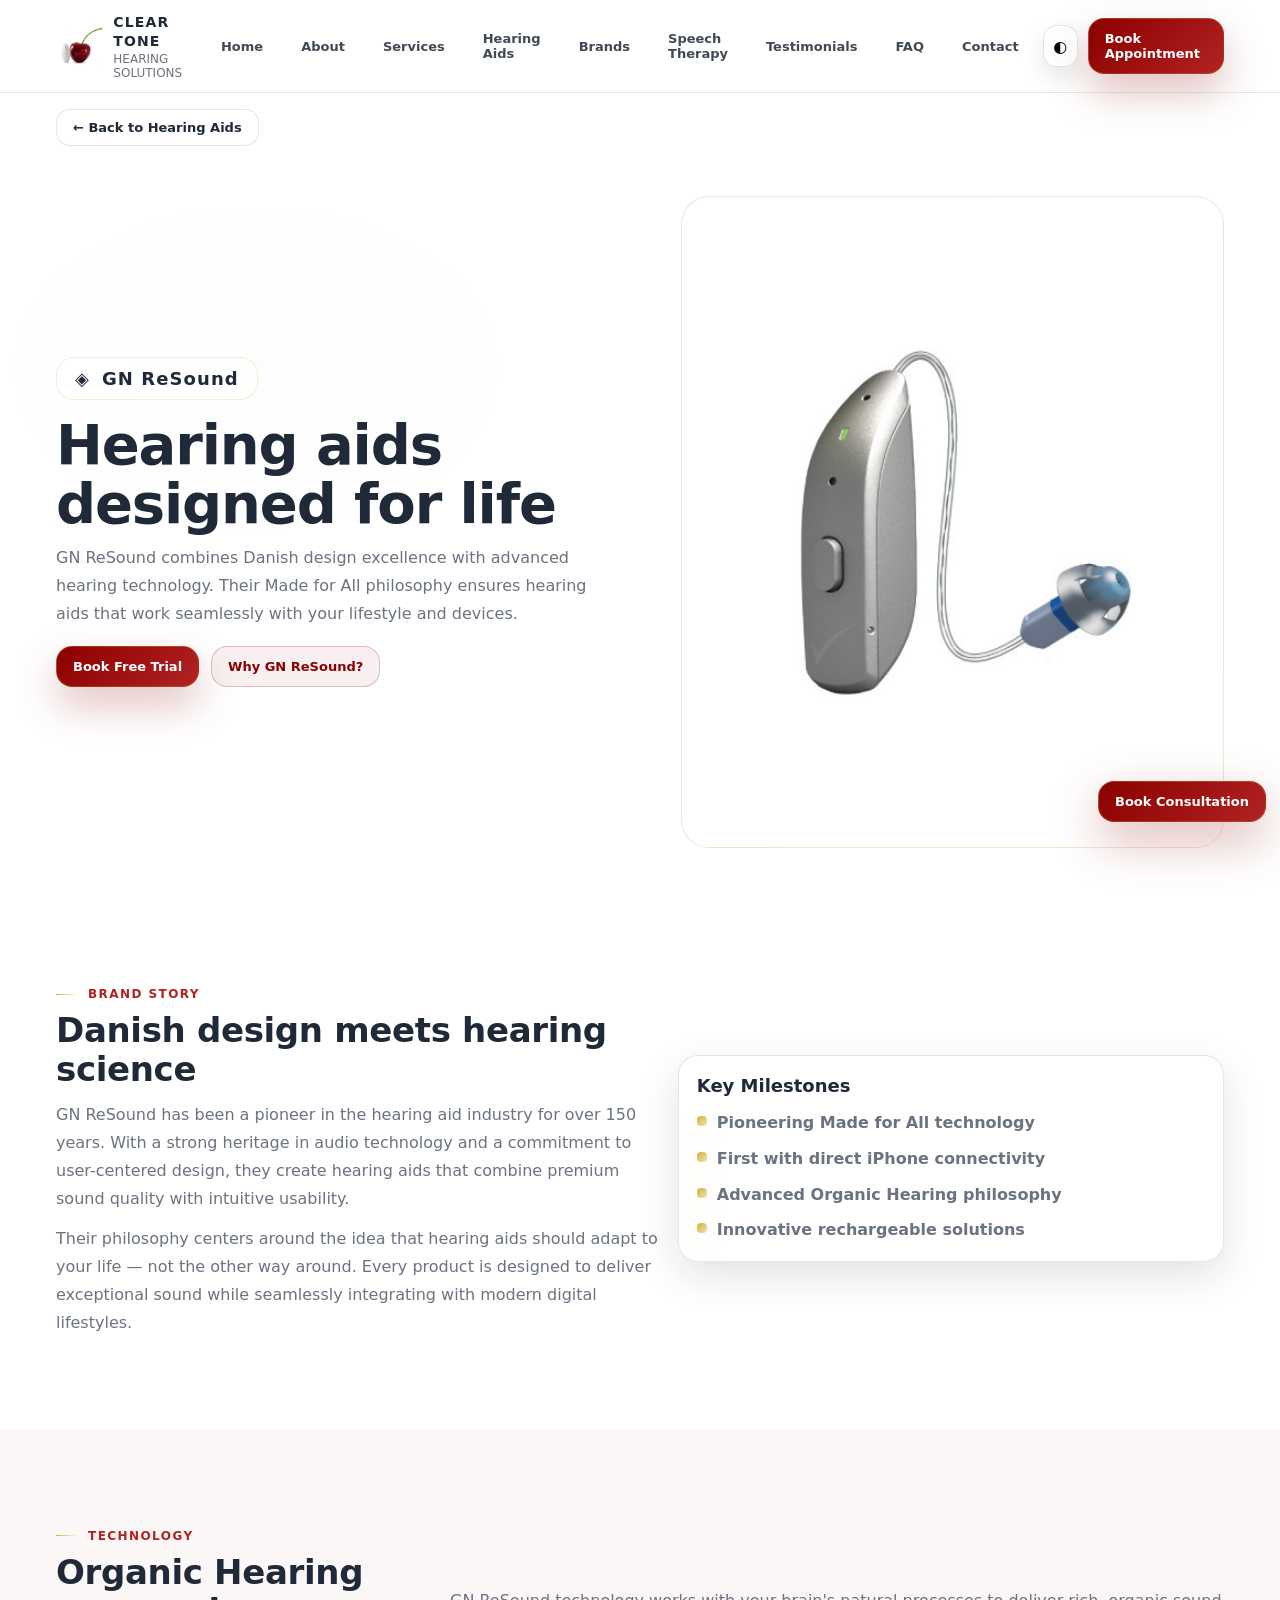
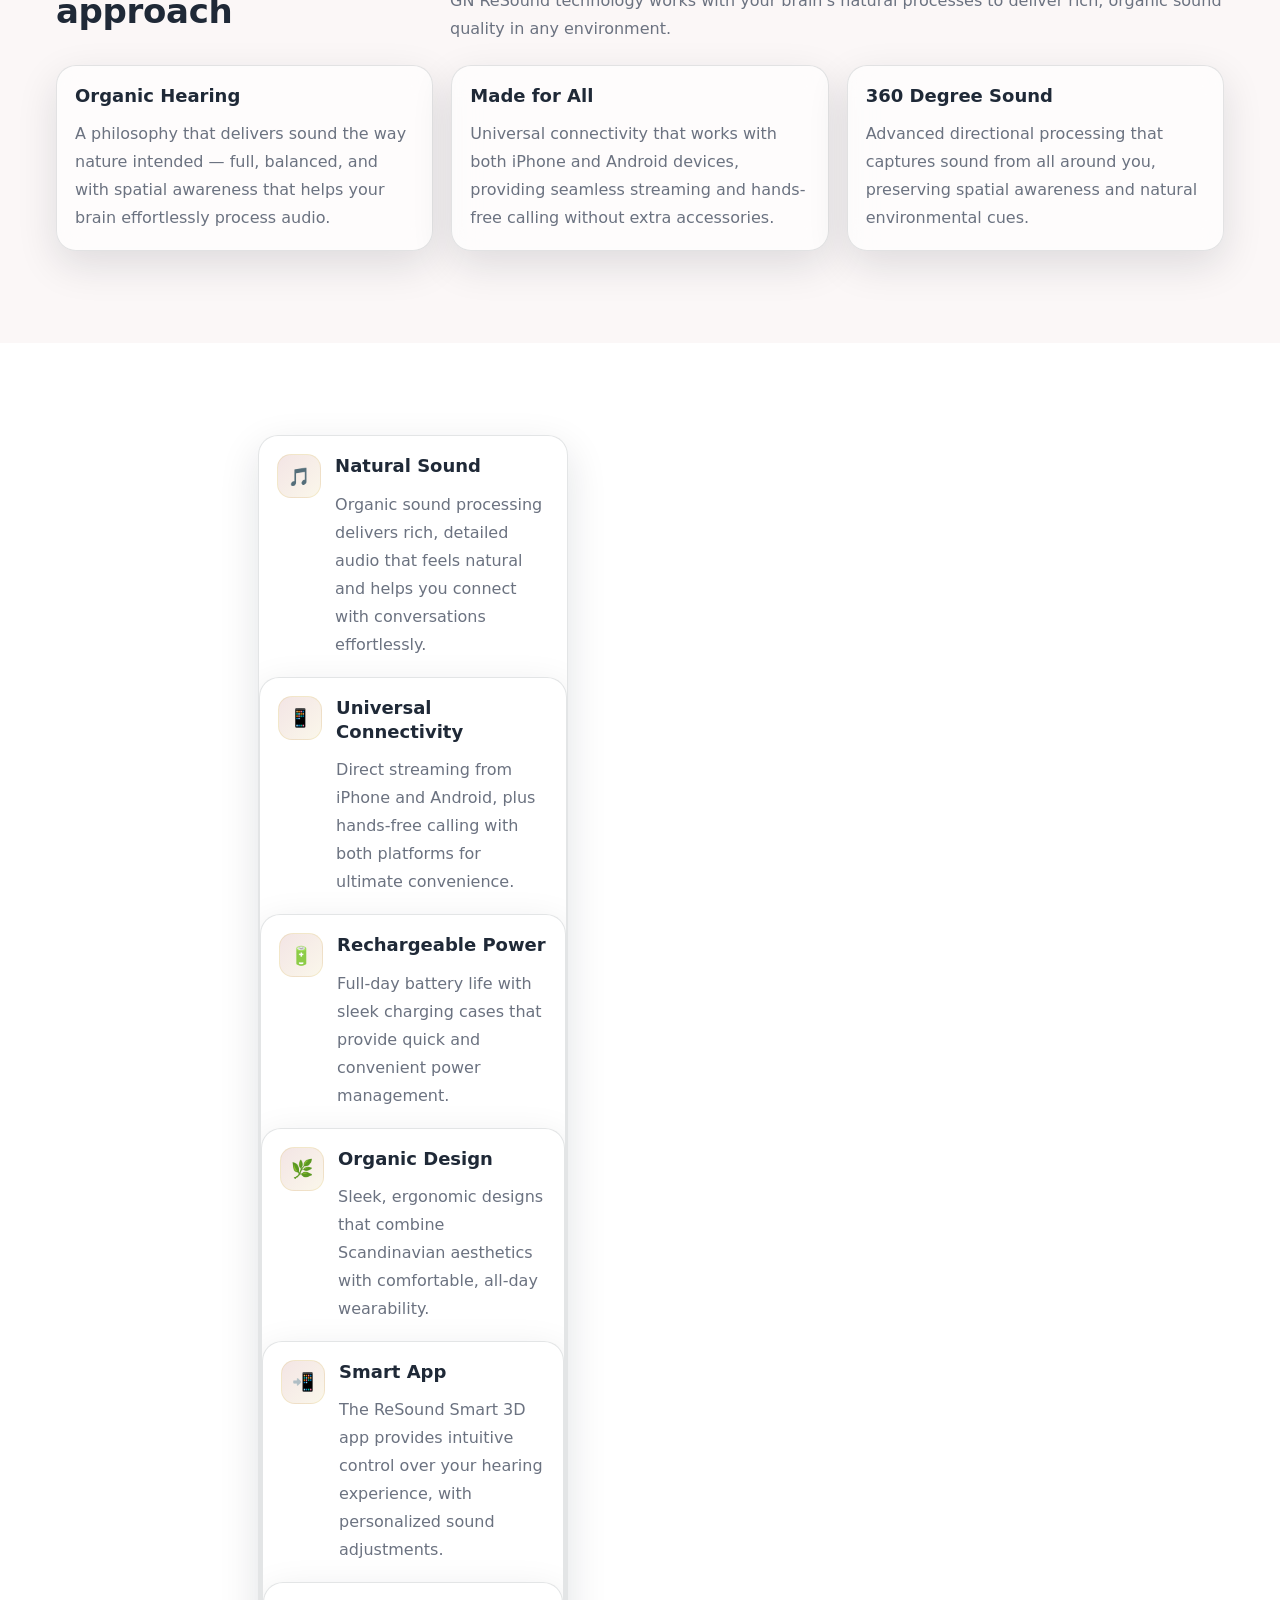
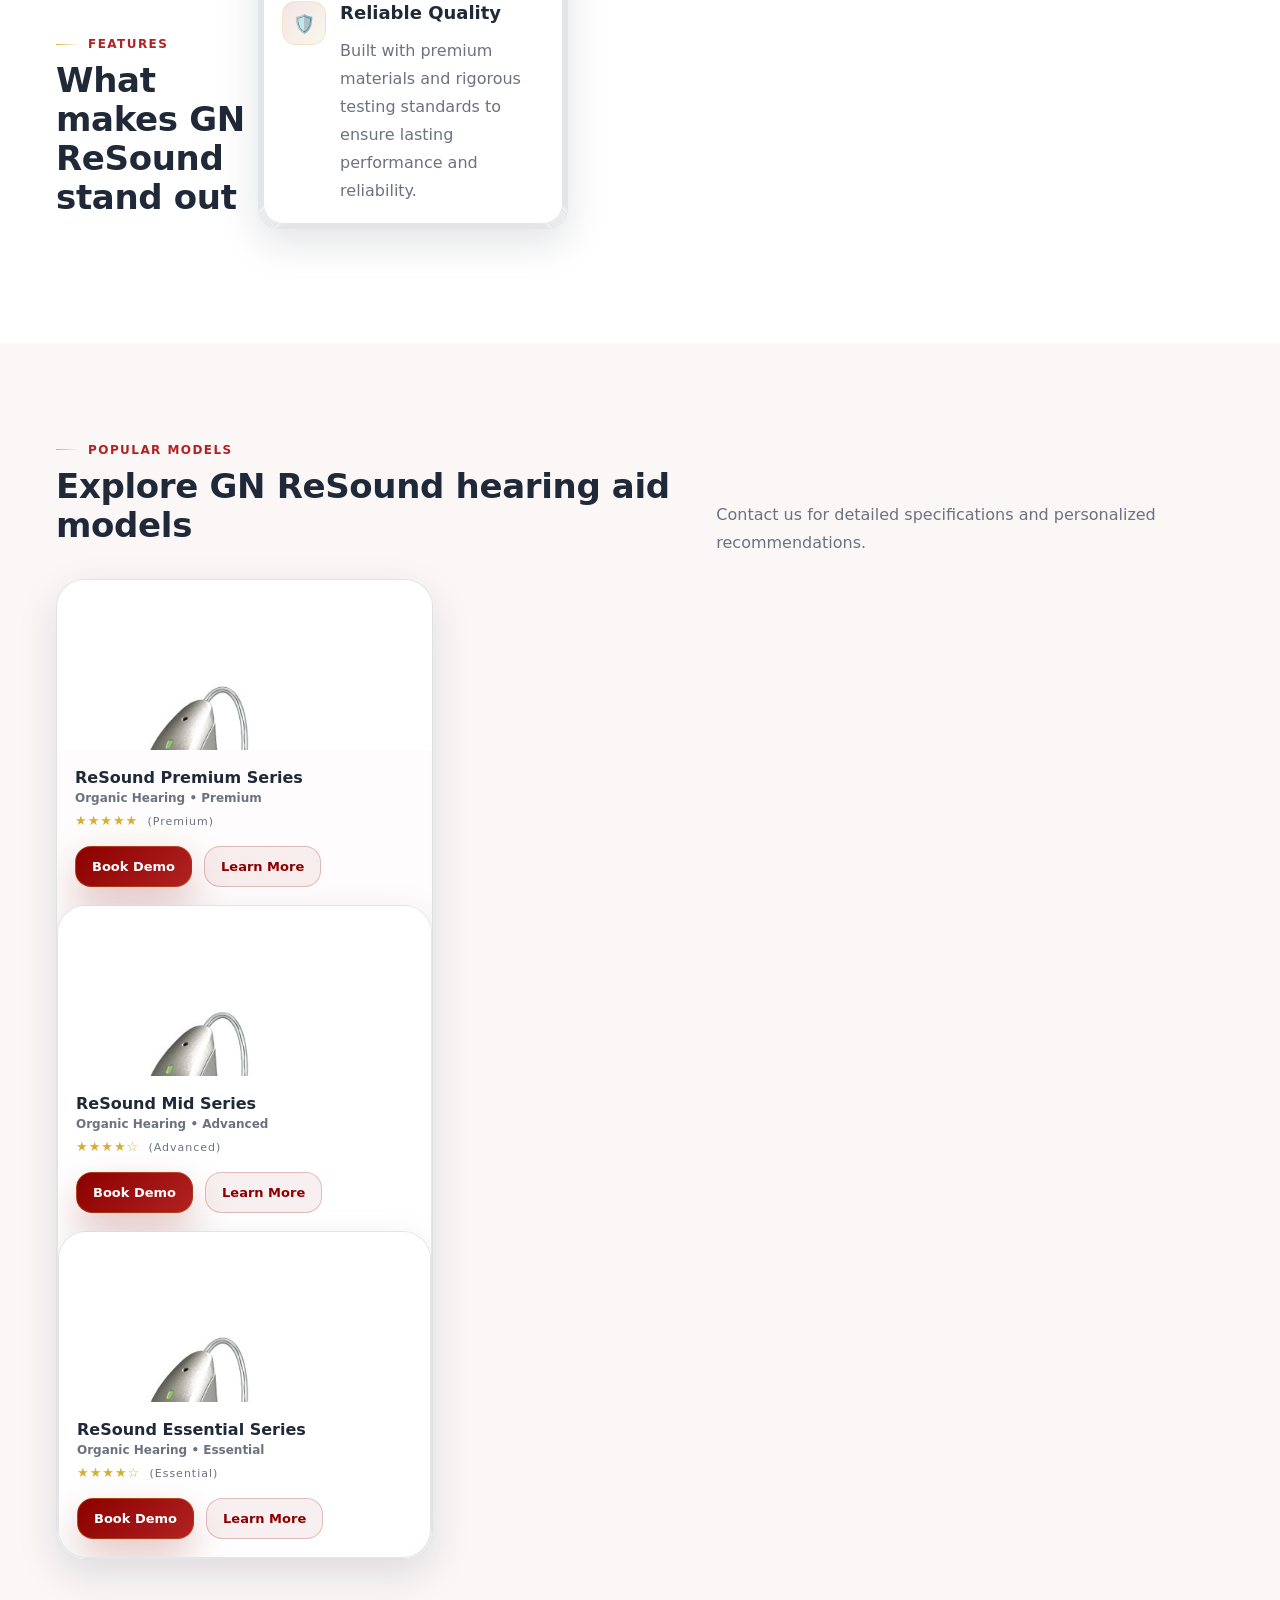
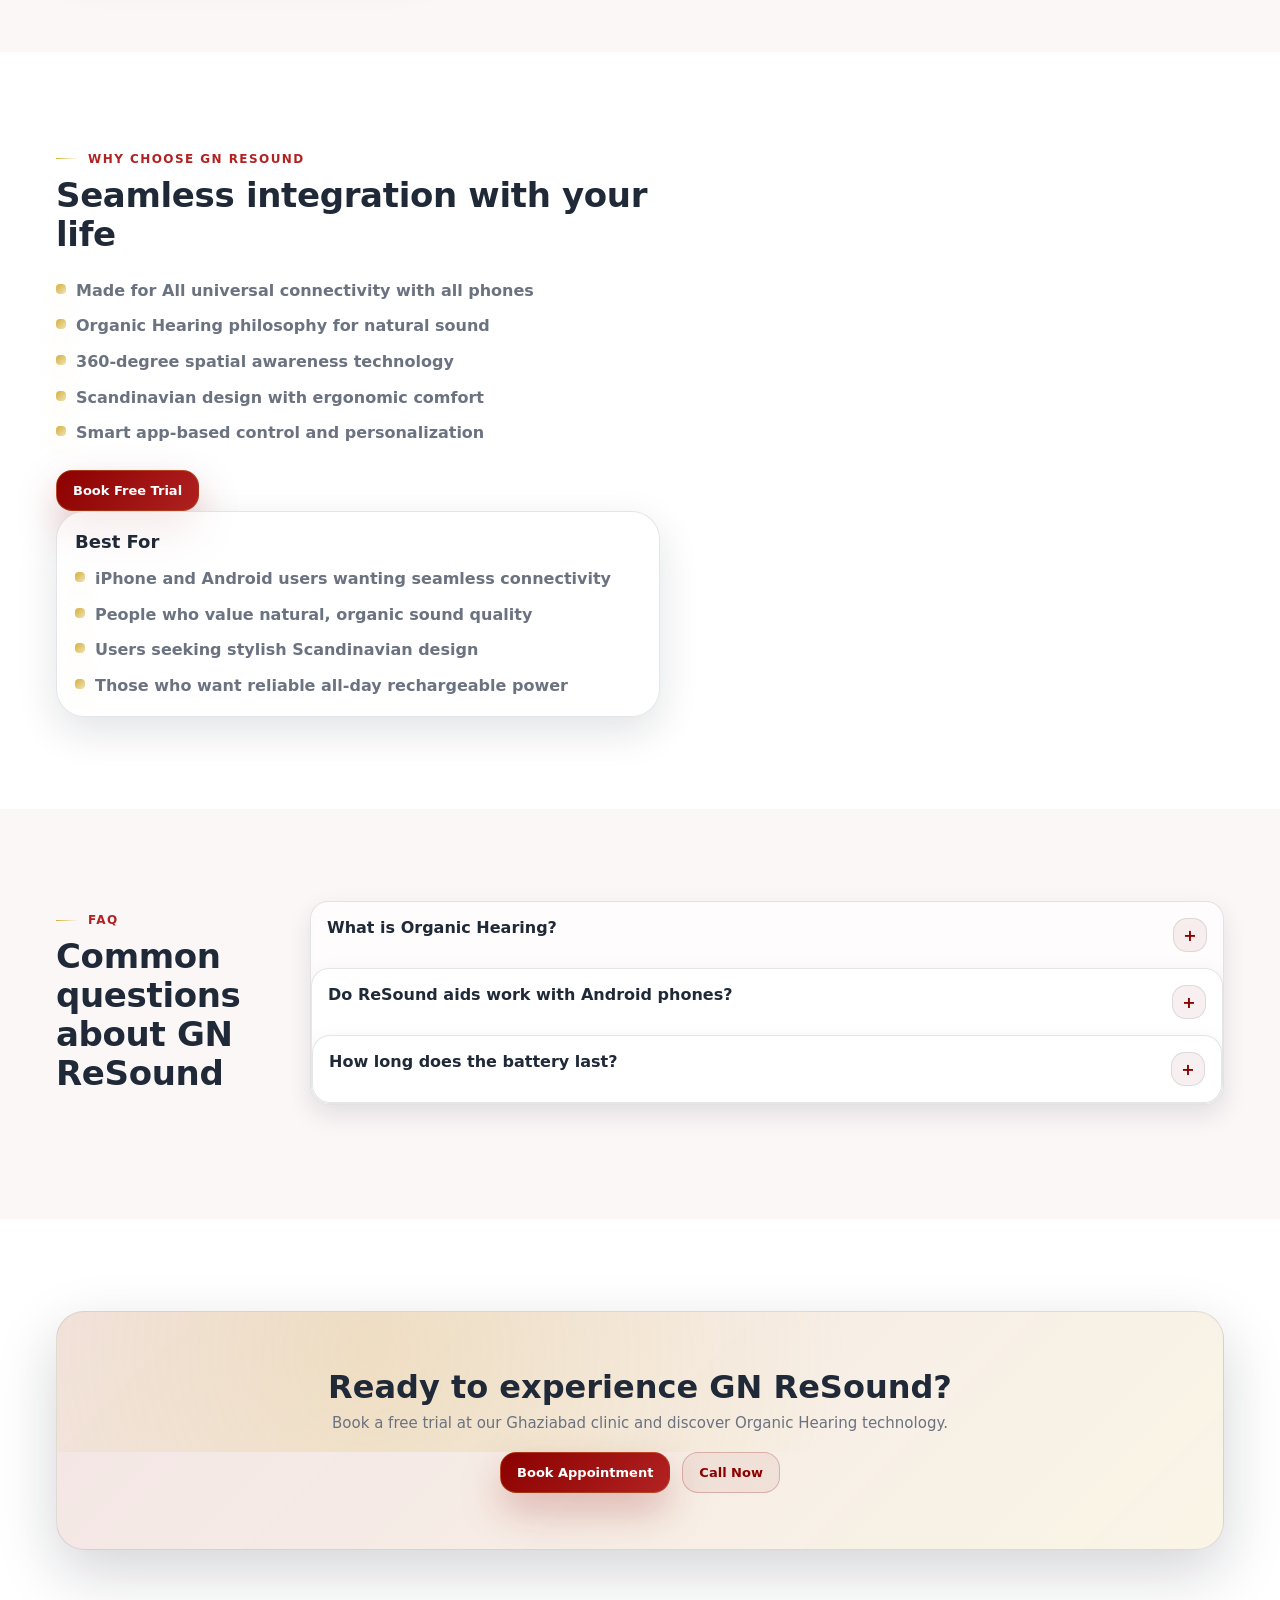
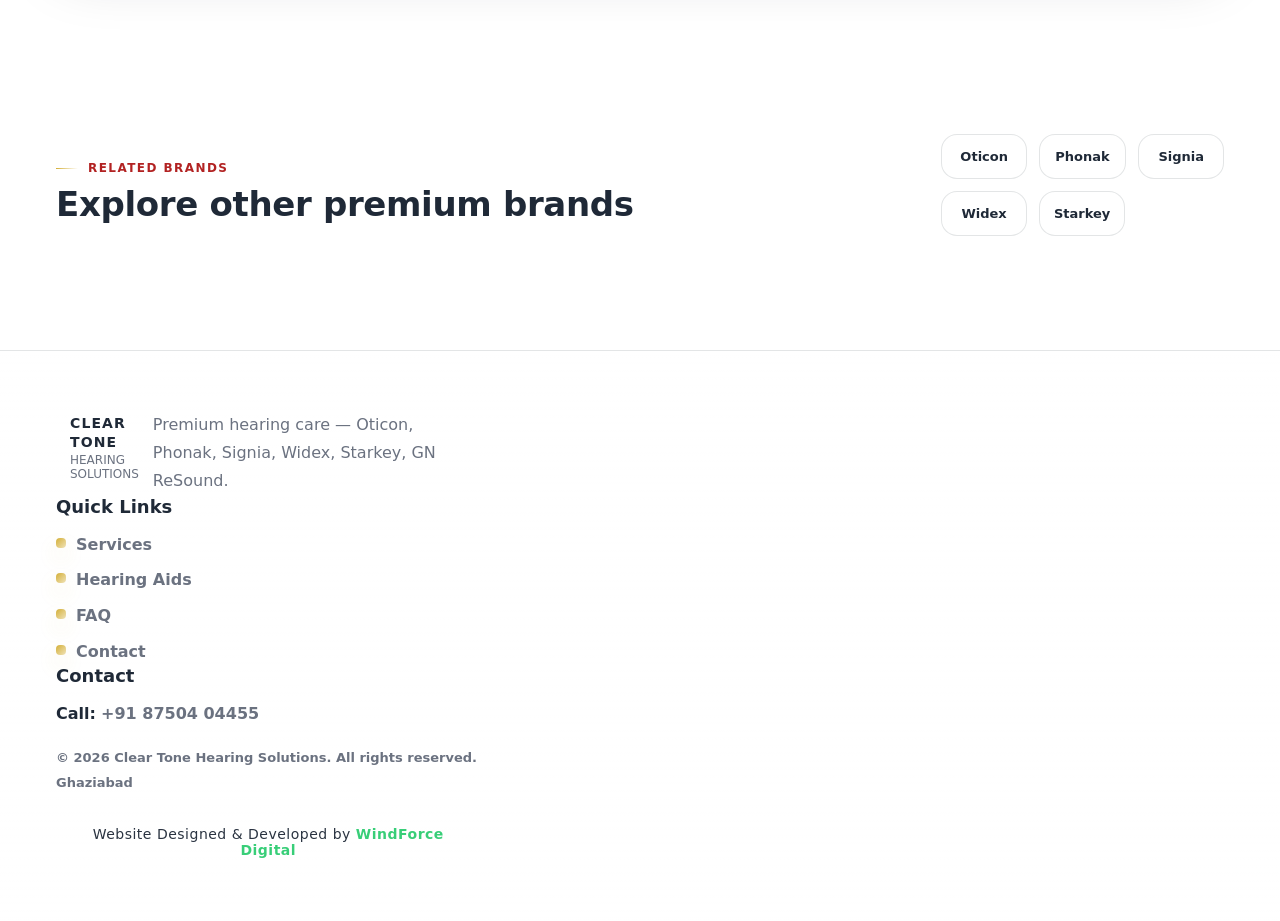
<file: brands/resound.html>
<!doctype html>
<html lang="en">
<head>
  <meta charset="utf-8" />
  <meta name="viewport" content="width=device-width, initial-scale=1" />
  <title>GN ReSound Hearing Aids | Clear Tone Hearing Solutions</title>
  <meta name="description" content="Explore GN ReSound hearing aids at Clear Tone - advanced Made for All technology. Book a consultation in Ghaziabad." />
  <meta name="theme-color" content="#8B0000" />
  <link rel="icon" href="../image/clear logo.jpeg" type="image/jpeg" />
  <link rel="canonical" href="https://cleartonehearingsolution.com/brands/resound.html" />
  <meta property="og:title" content="GN ReSound Hearing Aids | Clear Tone Hearing Solutions" />
  <meta property="og:description" content="Premium GN ReSound hearing solutions with Made for All technology at Clear Tone Hearing Solutions." />
  <meta property="og:url" content="https://cleartonehearingsolution.com/brands/resound.html" />
  <meta property="og:type" content="website" />
  <meta property="og:locale" content="en_US" />
  <meta property="og:image" content="https://cleartonehearingsolution.com/image/clear%20logo.jpeg" />
  <meta property="og:site_name" content="Clear Tone Hearing Solutions" />
  <meta name="robots" content="index, follow" />
  <meta name="twitter:card" content="summary_large_image" />
  <meta name="twitter:title" content="GN ReSound Hearing Aids | Clear Tone Hearing Solutions" />
  <meta name="twitter:description" content="Premium GN ReSound hearing solutions with Made for All technology at Clear Tone Hearing Solutions." />
  <meta name="twitter:image" content="https://cleartonehearingsolution.com/image/clear%20logo.jpeg" />
  <link rel="stylesheet" href="../css/style.css" />
</head>
<body>
  <div id="cths-loader" class="loader" role="status" aria-live="polite"><div class="spinner" aria-hidden="true"></div><span class="p" style="margin-top:14px; font-weight:900; color:var(--muted)">Preparing your premium experience…</span></div>
  <div id="cths-progress" class="progress" aria-hidden="true"></div>

  <header class="navbar">
    <div class="container">
      <div class="nav-inner">
        <a class="brand" href="../index.html">
          <img src="../image/clear logo.jpeg" alt="Clear Tone Hearing Solutions Logo" class="site-logo">
          <div class="brand-text"><strong>CLEAR TONE</strong><span>HEARING SOLUTIONS</span></div>
        </a>
        <nav class="nav-links" aria-label="Primary">
          <a class="nav-link" href="../index.html">Home</a>
          <a class="nav-link" href="../about.html">About</a>
          <a class="nav-link" href="../services.html">Services</a>
          <a class="nav-link" href="../hearing-aids.html">Hearing Aids</a>
          <a class="nav-link" href="oticon.html">Brands</a>
          <a class="nav-link" href="../speech-therapy.html">Speech Therapy</a>
          <a class="nav-link" href="../testimonials.html">Testimonials</a>
          <a class="nav-link" href="../faq.html">FAQ</a>
          <a class="nav-link" href="../contact.html">Contact</a>
        </nav>
        <div class="nav-actions">
          <button id="cths-theme-toggle" class="icon-btn" type="button" aria-label="Toggle dark mode"><span aria-hidden="true">◐</span></button>
          <button class="icon-btn burger" id="cths-burger" type="button" aria-label="Open menu"><span aria-hidden="true">☰</span></button>
          <a class="primary-btn" href="#" data-appointment="open">Book Appointment</a>
        </div>
    </div>
    <div id="cths-drawer" class="drawer" aria-hidden="true">
      <div class="drawer-back" aria-hidden="true"></div>
      <div class="drawer-panel">
        <div style="display:flex; justify-content:space-between; align-items:center; gap:12px"><div class="brand" aria-hidden="true"><span class="logo" style="width:34px; height:34px"></span><div><strong style="font-size:12px">CLEAR TONE</strong><span style="font-size:11px">HEARING SOLUTIONS</span></div><button id="cths-drawer-close" class="icon-btn" type="button" aria-label="Close menu"><span aria-hidden="true">✕</span></button></div>
        <div class="drawer-links">
          <a href="../index.html" class="nav-link">Home</a>
          <a href="../about.html" class="nav-link">About</a>
          <a href="../services.html" class="nav-link">Services</a>
          <a href="../hearing-aids.html" class="nav-link">Hearing Aids</a>
          <a href="oticon.html" class="nav-link">Brands</a>
          <a href="../speech-therapy.html" class="nav-link">Speech Therapy</a>
          <a href="../testimonials.html" class="nav-link">Testimonials</a>
          <a href="../faq.html" class="nav-link">FAQ</a>
          <a href="../contact.html" class="nav-link">Contact</a>
        </div>
    </div>
  </header>

  <main>
    <div class="container" style="padding-top:16px">
      <a href="../hearing-aids.html" class="back-brands">← Back to Hearing Aids</a>
    </div>

    <section class="brand-hero" aria-label="GN ReSound Hero">
      <div class="brand-hero-bg" style="background: radial-gradient(600px 400px at 20% 30%, rgba(0,90,150,.15), transparent 60%), radial-gradient(500px 300px at 80% 70%, rgba(0,60,120,.10), transparent 50%);"></div>
      <div class="container">
        <div class="brand-hero-content">
          <div class="brand-hero-text" data-reveal="up">
            <div class="brand-hero-logo"><span>◈</span> GN ReSound</div>
            <h1 class="h1" style="margin-top:0">Hearing aids designed for life</h1>
            <p class="p" style="max-width:55ch">GN ReSound combines Danish design excellence with advanced hearing technology. Their Made for All philosophy ensures hearing aids that work seamlessly with your lifestyle and devices.</p>
            <div class="hero-cta">
              <a class="primary-btn" href="#" data-appointment="open">Book Free Trial</a>
              <a class="secondary-btn" href="#why-choose">Why GN ReSound?</a>
            </div>
          </div>
          <div class="brand-hero-media" data-reveal="zoom"><img src="../images/resound-omnia.jpg" alt="GN ReSound OMNIA Rechargeable Hearing Aid" loading="lazy" style="width:100%;height:100%;object-fit:contain;"></div>
        </div>
    </section>

    <section class="section section--tight" aria-label="Brand Story">
      <div class="container">
        <div class="split">
          <div data-reveal="up">
            <div class="kicker">Brand Story</div>
            <h2 class="h2">Danish design meets hearing science</h2>
            <p class="p mt12">GN ReSound has been a pioneer in the hearing aid industry for over 150 years. With a strong heritage in audio technology and a commitment to user-centered design, they create hearing aids that combine premium sound quality with intuitive usability.</p>
            <p class="p mt12">Their philosophy centers around the idea that hearing aids should adapt to your life — not the other way around. Every product is designed to deliver exceptional sound while seamlessly integrating with modern digital lifestyles.</p>
          </div>
          <div class="card card-inner" data-reveal="zoom">
            <h3 class="h3">Key Milestones</h3>
            <ul class="bullets" style="margin-top:12px">
              <li>Pioneering Made for All technology</li>
              <li>First with direct iPhone connectivity</li>
              <li>Advanced Organic Hearing philosophy</li>
              <li>Innovative rechargeable solutions</li>
            </ul>
          </div>
      </div>
    </section>

    <section class="section section--tight" aria-label="Technology" style="background: rgba(139,0,0,.03);">
      <div class="container">
        <div class="section-head">
          <div>
            <div class="kicker" data-reveal="left">Technology</div>
            <h2 class="h2" data-reveal="up">Organic Hearing approach</h2>
          </div>
          <p class="p" data-reveal="right">GN ReSound technology works with your brain's natural processes to deliver rich, organic sound quality in any environment.</p>
        </div>
        <div class="grid-3">
          <article class="card hover-lift" data-reveal="zoom"><div class="card-inner"><h3 class="h3">Organic Hearing</h3><p class="p mt12">A philosophy that delivers sound the way nature intended — full, balanced, and with spatial awareness that helps your brain effortlessly process audio.</p></div></article>
          <article class="card hover-lift" data-reveal="zoom"><div class="card-inner"><h3 class="h3">Made for All</h3><p class="p mt12">Universal connectivity that works with both iPhone and Android devices, providing seamless streaming and hands-free calling without extra accessories.</p></div></article>
          <article class="card hover-lift" data-reveal="zoom"><div class="card-inner"><h3 class="h3">360 Degree Sound</h3><p class="p mt12">Advanced directional processing that captures sound from all around you, preserving spatial awareness and natural environmental cues.</p></div></article>
        </div>
    </section>

    <section class="section section--tight" aria-label="Key Features">
      <div class="container">
        <div class="section-head">
          <div>
            <div class="kicker" data-reveal="left">Features</div>
            <h2 class="h2" data-reveal="up">What makes GN ReSound stand out</h2>
          </div>
        <div class="grid-3">
          <div class="card" data-reveal="zoom"><div class="card-inner" style="display:flex; gap:14px; align-items:flex-start"><div class="brand-feat-icon">🎵</div><div><h3 class="h3">Natural Sound</h3><p class="p mt12">Organic sound processing delivers rich, detailed audio that feels natural and helps you connect with conversations effortlessly.</p></div></div>
          <div class="card" data-reveal="zoom"><div class="card-inner" style="display:flex; gap:14px; align-items:flex-start"><div class="brand-feat-icon">📱</div><div><h3 class="h3">Universal Connectivity</h3><p class="p mt12">Direct streaming from iPhone and Android, plus hands-free calling with both platforms for ultimate convenience.</p></div></div>
          <div class="card" data-reveal="zoom"><div class="card-inner" style="display:flex; gap:14px; align-items:flex-start"><div class="brand-feat-icon">🔋</div><div><h3 class="h3">Rechargeable Power</h3><p class="p mt12">Full-day battery life with sleek charging cases that provide quick and convenient power management.</p></div></div>
          <div class="card" data-reveal="zoom"><div class="card-inner" style="display:flex; gap:14px; align-items:flex-start"><div class="brand-feat-icon">🌿</div><div><h3 class="h3">Organic Design</h3><p class="p mt12">Sleek, ergonomic designs that combine Scandinavian aesthetics with comfortable, all-day wearability.</p></div></div>
          <div class="card" data-reveal="zoom"><div class="card-inner" style="display:flex; gap:14px; align-items:flex-start"><div class="brand-feat-icon">📲</div><div><h3 class="h3">Smart App</h3><p class="p mt12">The ReSound Smart 3D app provides intuitive control over your hearing experience, with personalized sound adjustments.</p></div></div>
          <div class="card" data-reveal="zoom"><div class="card-inner" style="display:flex; gap:14px; align-items:flex-start"><div class="brand-feat-icon">🛡️</div><div><h3 class="h3">Reliable Quality</h3><p class="p mt12">Built with premium materials and rigorous testing standards to ensure lasting performance and reliability.</p></div></div>
      </div>
    </section>

    <section class="section section--tight" aria-label="Popular Models" style="background: rgba(139,0,0,.03);">
      <div class="container">
        <div class="section-head">
          <div>
            <div class="kicker" data-reveal="left">Popular Models</div>
            <h2 class="h2" data-reveal="up">Explore GN ReSound hearing aid models</h2>
          </div>
          <p class="p" data-reveal="right">Contact us for detailed specifications and personalized recommendations.</p>
        </div>
        <div class="grid-3">
          <div class="prod-card" data-reveal="zoom"><div class="prod-img"><img src="../images/resound-omnia.jpg" alt="GN ReSound Hearing Aid" loading="lazy" style="width:100%;height:100%;object-fit:contain;"></div><div class="prod-body"><h3>ReSound Premium Series</h3><div class="prod-tech">Organic Hearing • Premium</div><div class="prod-rating">★★★★★ <span>(Premium)</span></div><div class="hero-cta"><a class="primary-btn" href="#" data-appointment="open">Book Demo</a><a class="secondary-btn" href="#" data-appointment="open">Learn More</a></div></div>
          <div class="prod-card" data-reveal="zoom"><div class="prod-img"><img src="../images/resound-omnia.jpg" alt="GN ReSound Hearing Aid" loading="lazy" style="width:100%;height:100%;object-fit:contain;"></div><div class="prod-body"><h3>ReSound Mid Series</h3><div class="prod-tech">Organic Hearing • Advanced</div><div class="prod-rating">★★★★☆ <span>(Advanced)</span></div><div class="hero-cta"><a class="primary-btn" href="#" data-appointment="open">Book Demo</a><a class="secondary-btn" href="#" data-appointment="open">Learn More</a></div></div>
          <div class="prod-card" data-reveal="zoom"><div class="prod-img"><img src="../images/resound-omnia.jpg" alt="GN ReSound Hearing Aid" loading="lazy" style="width:100%;height:100%;object-fit:contain;"></div><div class="prod-body"><h3>ReSound Essential Series</h3><div class="prod-tech">Organic Hearing • Essential</div><div class="prod-rating">★★★★☆ <span>(Essential)</span></div><div class="hero-cta"><a class="primary-btn" href="#" data-appointment="open">Book Demo</a><a class="secondary-btn" href="#" data-appointment="open">Learn More</a></div></div>
      </div>
    </section>

    <section class="section section--tight" id="why-choose">
      <div class="container">
        <div class="split">
          <div data-reveal="up">
            <div class="kicker">Why Choose GN ReSound</div>
            <h2 class="h2">Seamless integration with your life</h2>
            <ul class="bullets mt24">
              <li>Made for All universal connectivity with all phones</li>
              <li>Organic Hearing philosophy for natural sound</li>
              <li>360-degree spatial awareness technology</li>
              <li>Scandinavian design with ergonomic comfort</li>
              <li>Smart app-based control and personalization</li>
            </ul>
            <div class="hero-cta mt24"><a class="primary-btn" href="#" data-appointment="open">Book Free Trial</a></div>
          <div data-reveal="zoom">
            <div class="card card-inner" style="border-radius:var(--radius-xl)">
              <h3 class="h3">Best For</h3>
              <ul class="bullets mt12">
                <li>iPhone and Android users wanting seamless connectivity</li>
                <li>People who value natural, organic sound quality</li>
                <li>Users seeking stylish Scandinavian design</li>
                <li>Those who want reliable all-day rechargeable power</li>
              </ul>
            </div>
        </div>
    </section>

    <section class="section section--tight" aria-label="FAQ" style="background: rgba(139,0,0,.03);">
      <div class="container">
        <div class="section-head">
          <div>
            <div class="kicker" data-reveal="left">FAQ</div>
            <h2 class="h2" data-reveal="up">Common questions about GN ReSound</h2>
          </div>
        <div class="accordion" data-reveal="up">
          <div class="acc-item" data-open="false">
            <button class="acc-btn" type="button"><span>What is Organic Hearing?</span><span class="plus">+</span></button>
            <div class="acc-panel" style="max-height:0"><div class="acc-content">Organic Hearing is GN ReSound's approach to sound processing that delivers sound the way nature intended. It provides full, balanced audio with spatial awareness cues that help your brain naturally process where sounds are coming from, reducing listening effort and improving comprehension.</div>
          </div>
          <div class="acc-item" data-open="false">
            <button class="acc-btn" type="button"><span>Do ReSound aids work with Android phones?</span><span class="plus">+</span></button>
            <div class="acc-panel" style="max-height:0"><div class="acc-content">Yes! GN ReSound's Made for All technology ensures compatibility with both iPhone and Android devices. You can stream calls, music, and other audio directly, plus use the ReSound Smart 3D app for full control over your hearing settings.</div>
          </div>
          <div class="acc-item" data-open="false">
            <button class="acc-btn" type="button"><span>How long does the battery last?</span><span class="plus">+</span></button>
            <div class="acc-panel" style="max-height:0"><div class="acc-content">GN ReSound rechargeable hearing aids provide all-day battery life on a single charge. The compact charging case gives you multiple days of power on the go, and a quick charge feature provides hours of use from just a short charging session.</div>
          </div>
      </div>
    </section>

    <section class="section section--tight">
      <div class="container">
        <div class="cta-banner" data-reveal="up">
          <h2>Ready to experience GN ReSound?</h2>
          <p>Book a free trial at our Ghaziabad clinic and discover Organic Hearing technology.</p>
          <div class="cta-banner-btns">
            <a class="primary-btn" href="#" data-appointment="open">Book Appointment</a>
            <a class="secondary-btn" href="tel:+918750404455">Call Now</a>
          </div>
      </div>
    </section>

    <section class="section section--tight">
      <div class="container">
        <div class="section-head">
          <div>
            <div class="kicker" data-reveal="left">Related Brands</div>
            <h2 class="h2" data-reveal="up">Explore other premium brands</h2>
          </div>
        <div class="related-brands" data-reveal="up">
          <a href="oticon.html" class="related-brand-item">Oticon</a>
          <a href="phonak.html" class="related-brand-item">Phonak</a>
          <a href="signia.html" class="related-brand-item">Signia</a>
          <a href="widex.html" class="related-brand-item">Widex</a>
          <a href="starkey.html" class="related-brand-item">Starkey</a>
        </div>
    </section>
  </main>

  <div class="sticky-consult"><a class="primary-btn" href="#" data-appointment="open" aria-label="Quick consultation booking">Book Consultation</a></div>

  <footer class="footer" aria-label="Footer">
    <div class="container">
      <div class="footer-grid">
        <div><div class="brand" style="gap:14px"><span class="logo" aria-hidden="true"></span><div><strong>CLEAR TONE</strong><span>HEARING SOLUTIONS</span></div><p class="p mt12">Premium hearing care — Oticon, Phonak, Signia, Widex, Starkey, GN ReSound.</p></div>
        <div><h3 class="h3">Quick Links</h3><div class="bullets" style="margin-top:12px"><li><a href="../services.html">Services</a></li><li><a href="../hearing-aids.html">Hearing Aids</a></li><li><a href="../faq.html">FAQ</a></li><li><a href="../contact.html">Contact</a></li></div>
        <div><h3 class="h3">Contact</h3><p class="p mt12"><strong style="color:var(--text)">Call:</strong> <a href="tel:+918750404455">+91 87504 04455</a></p></div>
      <div class="footer-bot"><span>© <span id="cths-year"></span> Clear Tone Hearing Solutions. All rights reserved.</span>          <span>Ghaziabad</span></div>
      <div class="developer-credit"><p>Website Designed & Developed by <a href="https://windforcedigital.com" target="_blank" rel="noopener"><strong>WindForce Digital</strong></a></p></div>
  </footer>

  <div id="cths-modal-backdrop" class="modal-backdrop" aria-hidden="true"></div>
  <div id="cths-modal" class="modal" aria-hidden="true" role="dialog" aria-modal="true" aria-label="Book appointment">
    <div class="modal-head"><div><div class="kicker">Appointment</div><div class="modal-title" style="font-size:18px">Request a Premium Consultation</div><button class="modal-close" type="button" aria-label="Close" data-modal-close="true"><span aria-hidden="true">✕</span></button></div>
    <div class="modal-body">
      <form id="cths-appointment-form" class="form" action="#" method="post">
        <div class="modal-cols"><div class="field"><label for="cths-field-name">Full Name</label><input id="cths-field-name" name="name" type="text" required placeholder="Your name" /></div><div class="field"><label for="cths-field-phone">Phone</label><input id="cths-field-phone" name="phone" type="tel" required placeholder="Mobile number" inputmode="tel" /></div>
        <div class="modal-cols mt12"><div class="field"><label for="cths-field-location">Preferred Location</label><select id="cths-field-location" name="location" required><option value="ghaziabad">Ghaziabad Branch</option></select></div><div class="field"><label for="cths-field-service">Service Interested</label><select id="cths-field-service" name="service" required><option value="hearing">Hearing Assessment</option><option value="hearing-aid">Hearing Aid</option><option value="speech">Speech Therapy</option><option value="repair">Repair & Maintenance</option></select></div>
        <div class="field mt12"><label for="cths-field-message">Brief Details (Optional)</label><textarea id="cths-field-message" name="message" placeholder="Tell us what you're experiencing…"></textarea></div>
        <div class="hero-cta mt18" style="justify-content:flex-end"><button id="cths-appointment-submit" class="primary-btn" type="submit">Submit Request</button></div>
        <p id="cths-appointment-status" class="p" style="margin-top:10px; font-weight:800; color:var(--muted)"></p>
      </form>
    </div>

  <div class="floating" aria-label="Quick actions">
    <a class="float-btn float-btn--wa" href="https://wa.me/918750404455" target="_blank" rel="noopener" aria-label="Chat on WhatsApp" title="Chat on WhatsApp">
      <svg class="float-icon" viewBox="0 0 32 32" aria-hidden="true"><path fill="currentColor" d="M19.11 18.35c-.14-.07-.83-.41-1.52-.68-.63-.25-.98-.38-1.12-.18-.13.18-.26.41-.4.56-.14.16-.3.18-.56.07-.26-.11-1.1-.41-2.09-1.28-.77-.68-1.29-1.52-1.43-1.78-.14-.26-.02-.39.1-.52.11-.12.26-.3.39-.45.12-.14.16-.26.24-.43.07-.17.03-.32-.02-.43-.05-.11-.64-1.55-.88-2.12-.24-.57-.47-.49-.64-.5-.17-.02-.35-.02-.53-.02-.18 0-.47.07-.72.34-.25.27-.95.93-.95 2.27 0 1.34.97 2.63 1.1 2.81.13.18 1.9 2.87 4.59 4.02.64.28 1.14.44 1.53.56.64.2 1.22.17 1.67.1.51-.08.83-.38.97-.75.14-.37.14-.69.1-.76-.04-.07-.17-.12-.3-.19z"/><path fill="currentColor" d="M16 3C8.83 3 3 8.83 3 16c0 2.5.73 4.83 1.98 6.8L4 29l6.34-1.95A12.93 12.93 0 0 0 16 29c7.17 0 13-5.83 13-13S23.17 3 16 3zm0 23.1a11.02 11.02 0 0 1-5.66-1.56l-.41-.24-3.87 1.19 1.23-3.77-.27-.43A11.06 11.06 0 0 1 4.9 16c0-6.14 4.99-11.13 11.13-11.13S27.16 9.86 27.16 16c0 6.14-4.99 11.13-11.16 11.13z"/></svg>
    </a>
    <a class="float-btn float-btn--call" href="tel:+918750404455" title="Call Now" aria-label="Call Now"><span class="float-icon" aria-hidden="true" style="font-size:22px">📞</span></a>
  </div>
  <button id="cths-backtop" class="backtop float-btn" type="button" aria-label="Back to top"><span aria-hidden="true">↑</span></button>

  <script>document.getElementById('cths-year').textContent = new Date().getFullYear();</script>
  <script src="../js/main.js" defer></script>
  <script type="application/ld+json">{"@context":"https://schema.org","@type":"BreadcrumbList","itemListElement":[{"@type":"ListItem","position":1,"name":"Home","item":"https://www.cleartonehearing.com/"},{"@type":"ListItem","position":2,"name":"Hearing Aids","item":"https://www.cleartonehearing.com/hearing-aids.html"},{"@type":"ListItem","position":3,"name":"GN ReSound","item":"https://www.cleartonehearing.com/brands/resound.html"}]}</script>
  <script type="application/ld+json">{"@context":"https://schema.org","@type":"MedicalOrganization","name":"CLEAR TONE HEARING SOLUTIONS","telephone":"+919999999999","address":{"@type":"PostalAddress","addressCountry":"IN"}}</script>
</body>
</html>
</file>
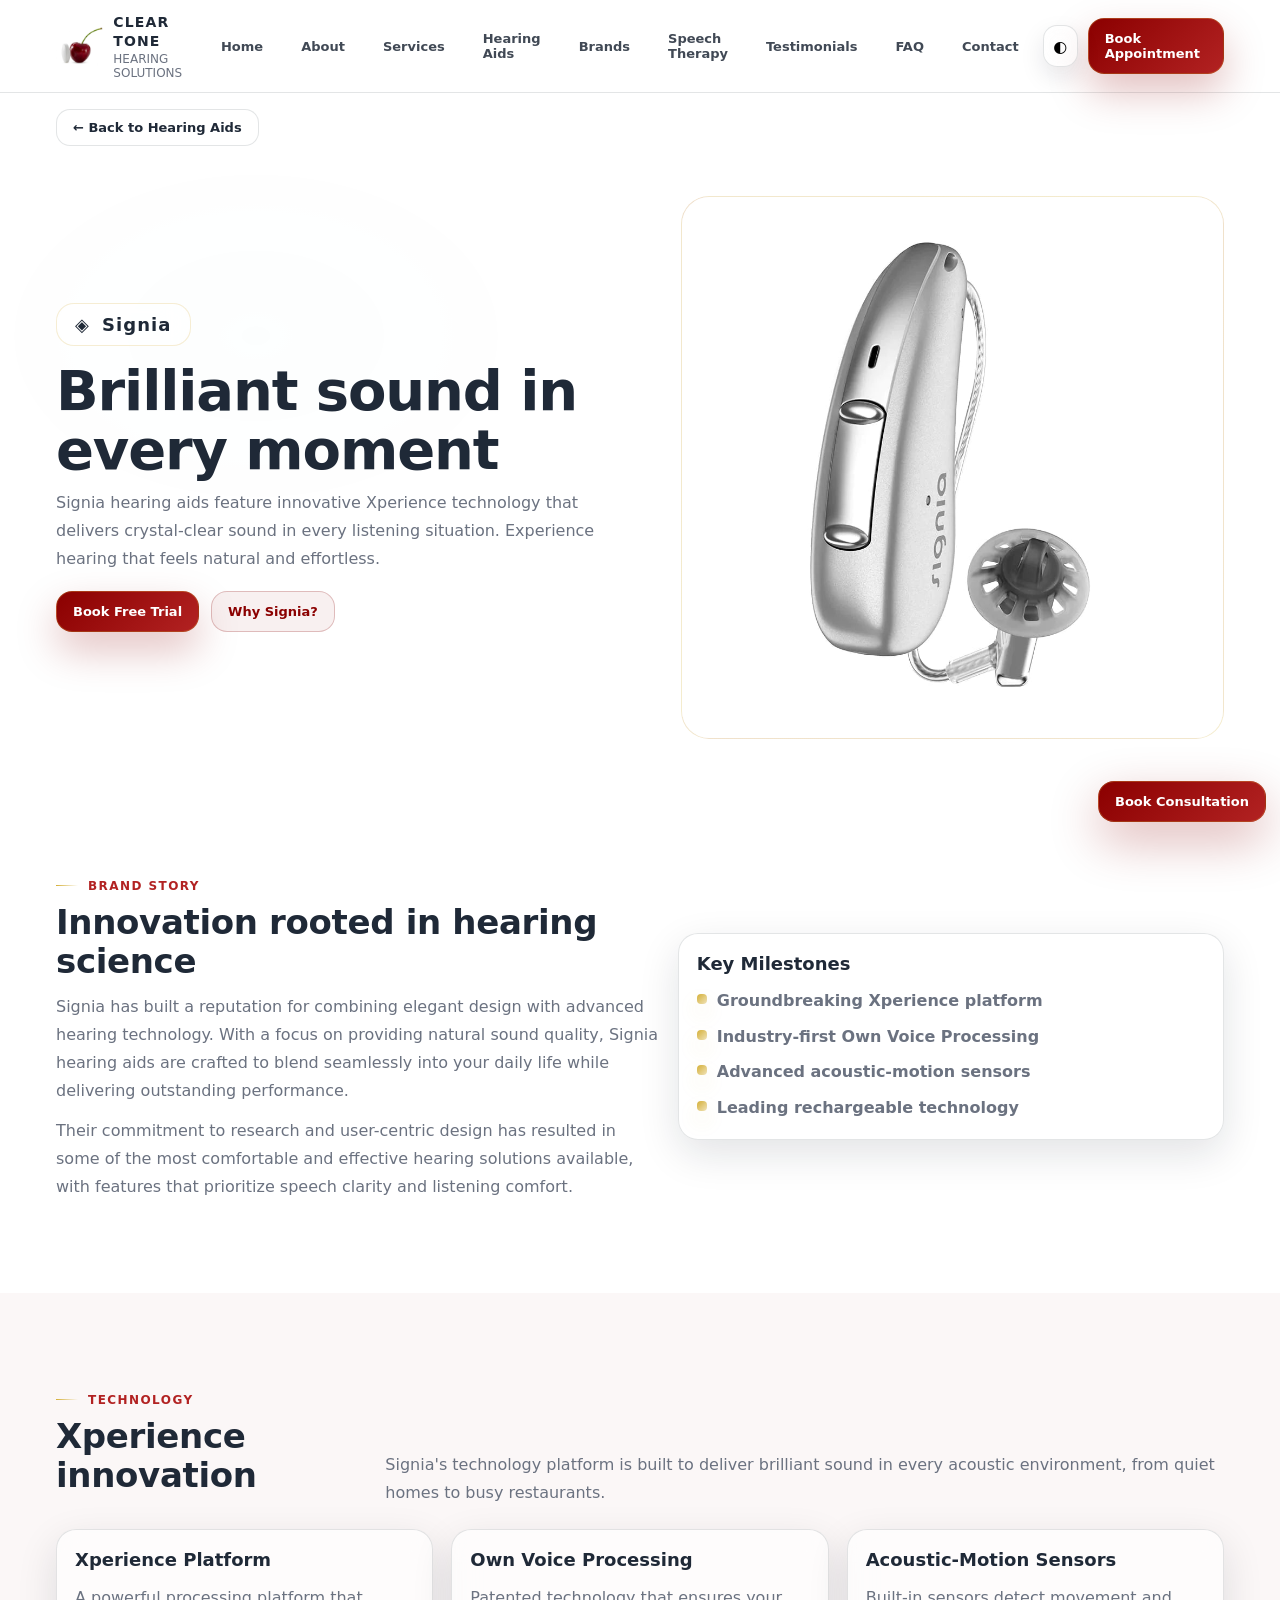
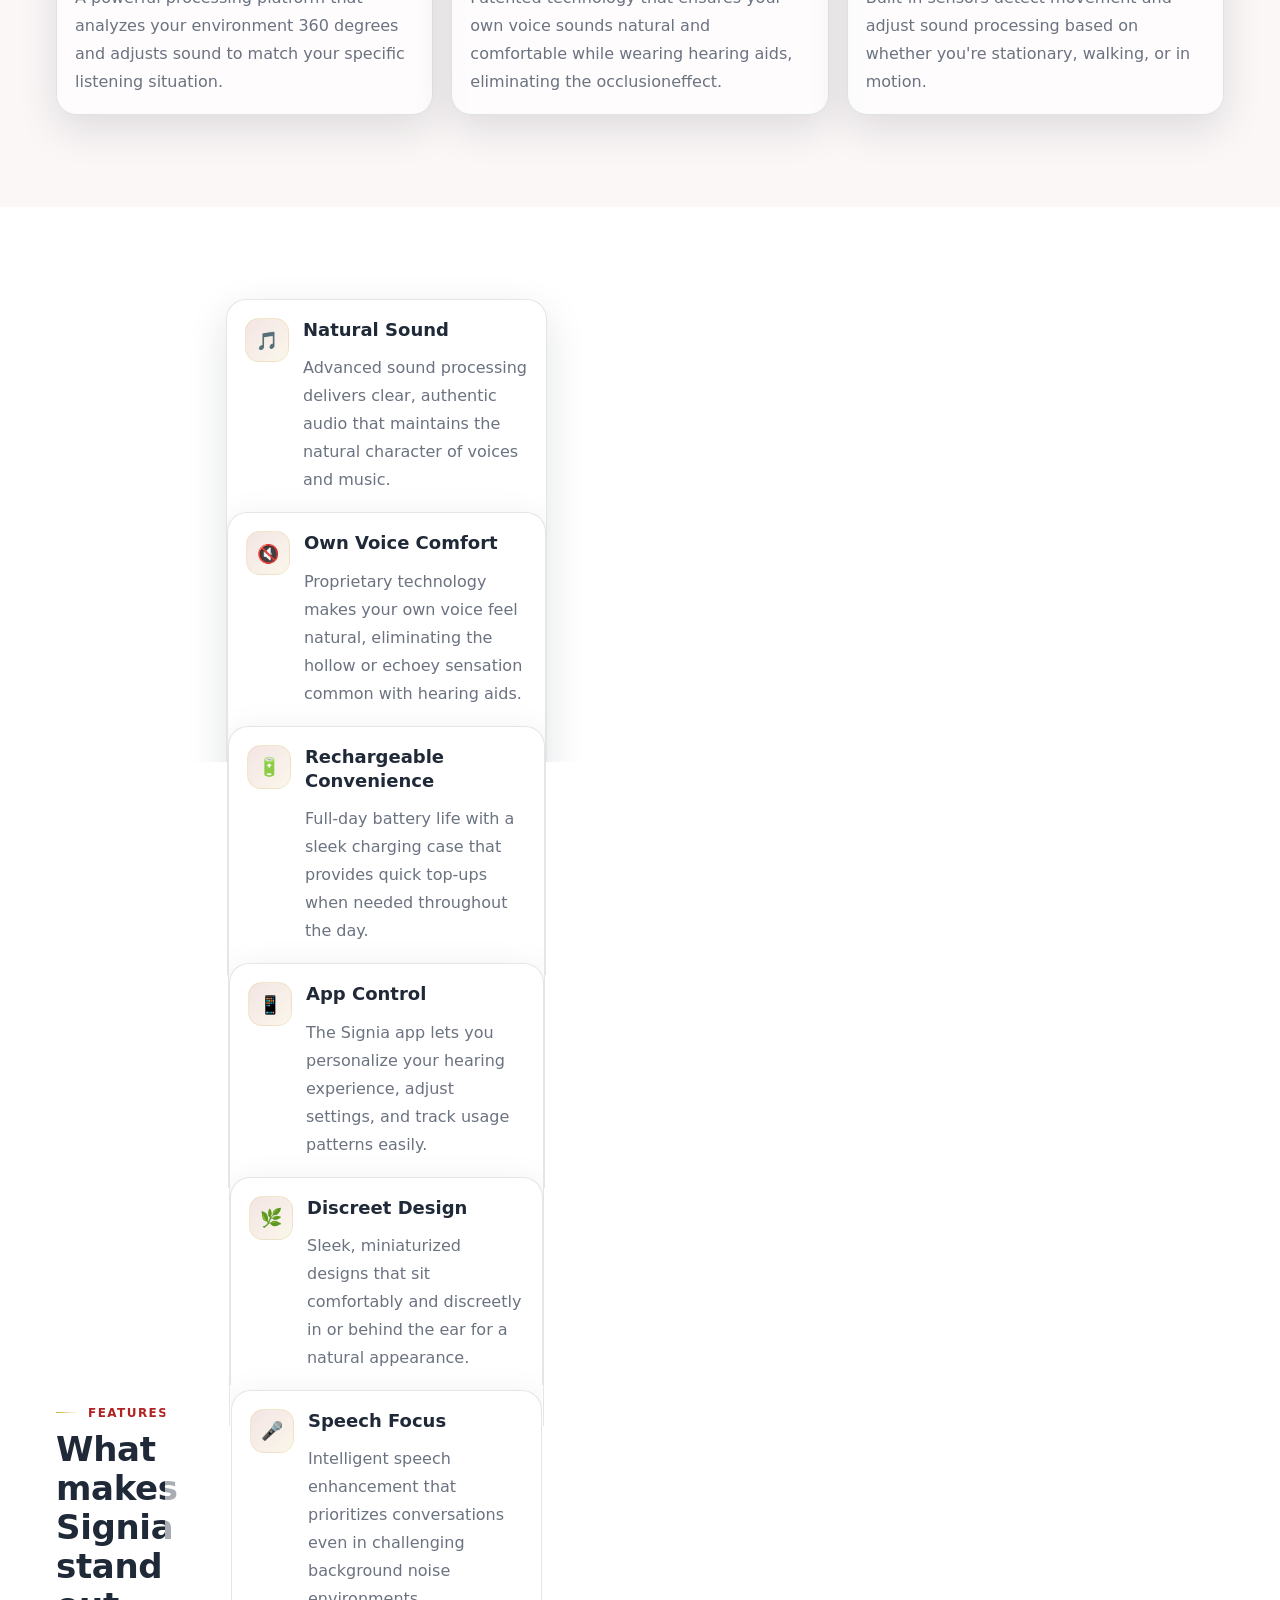
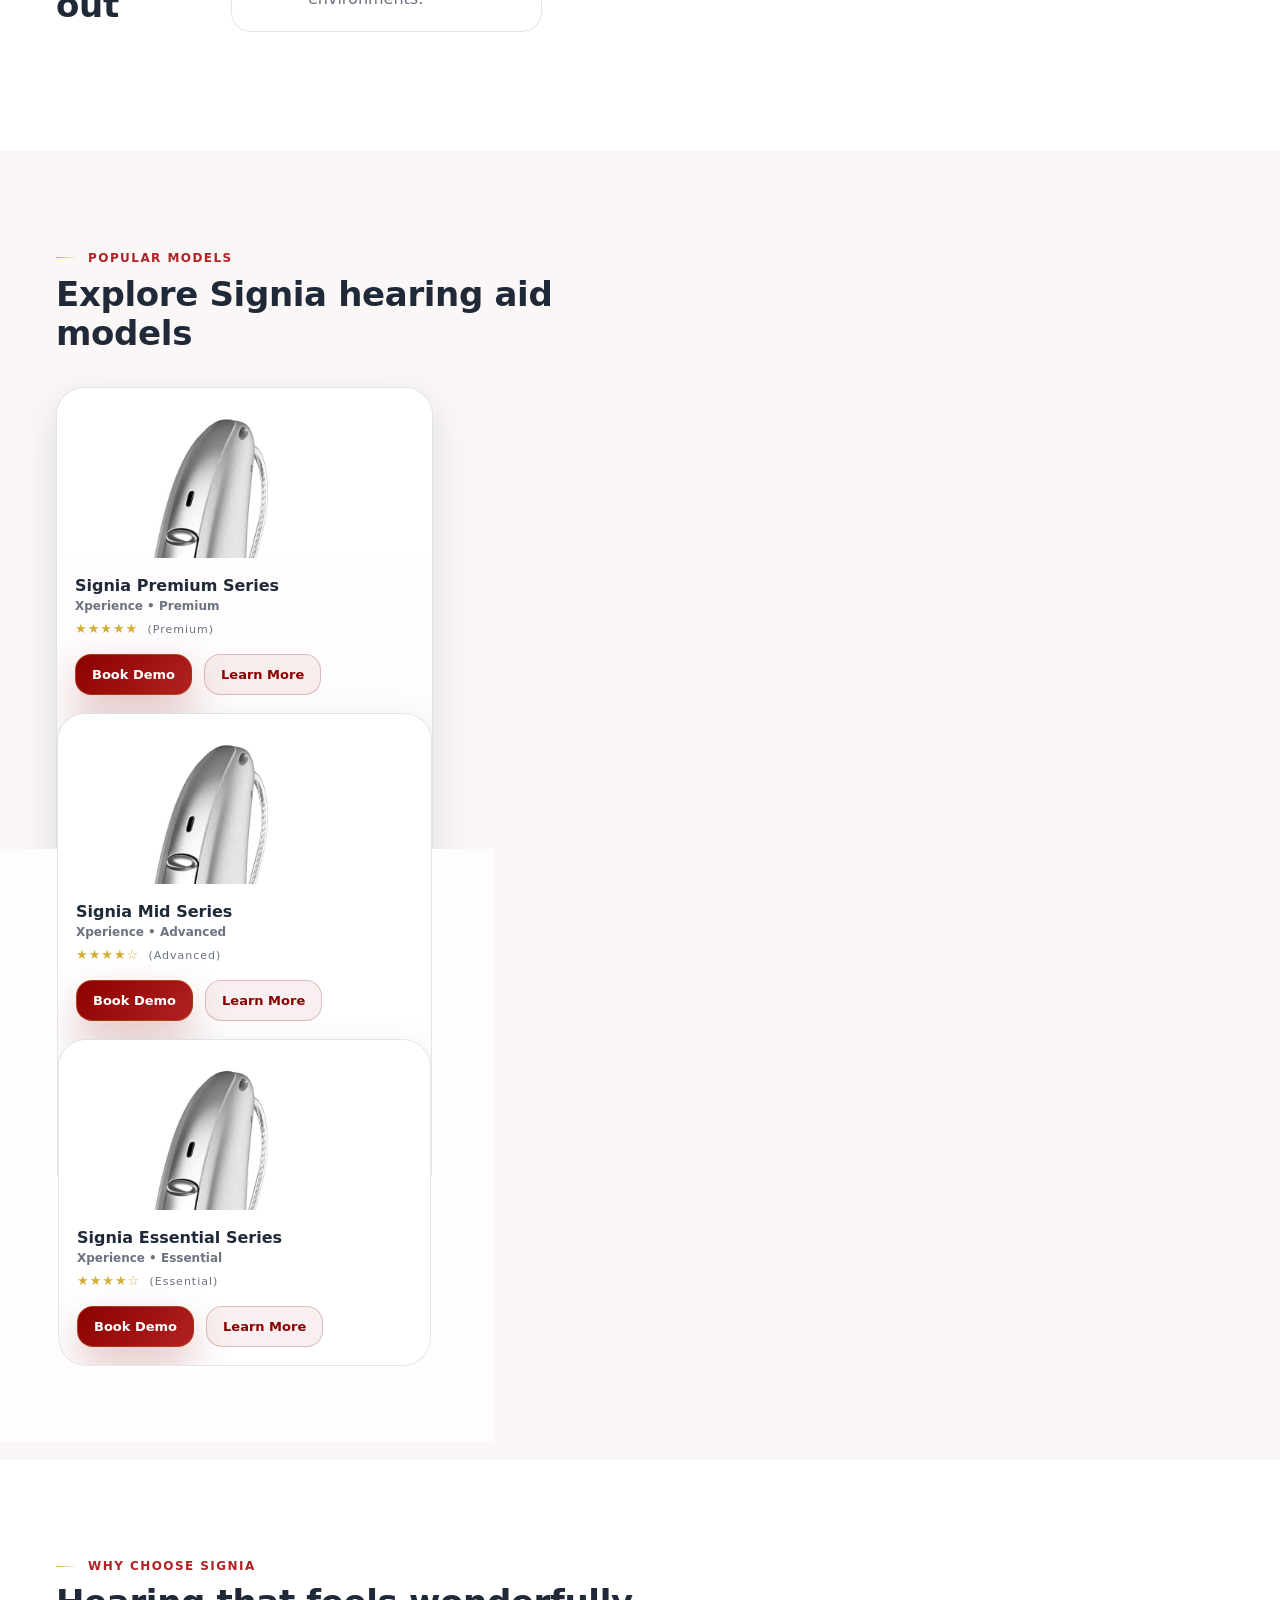
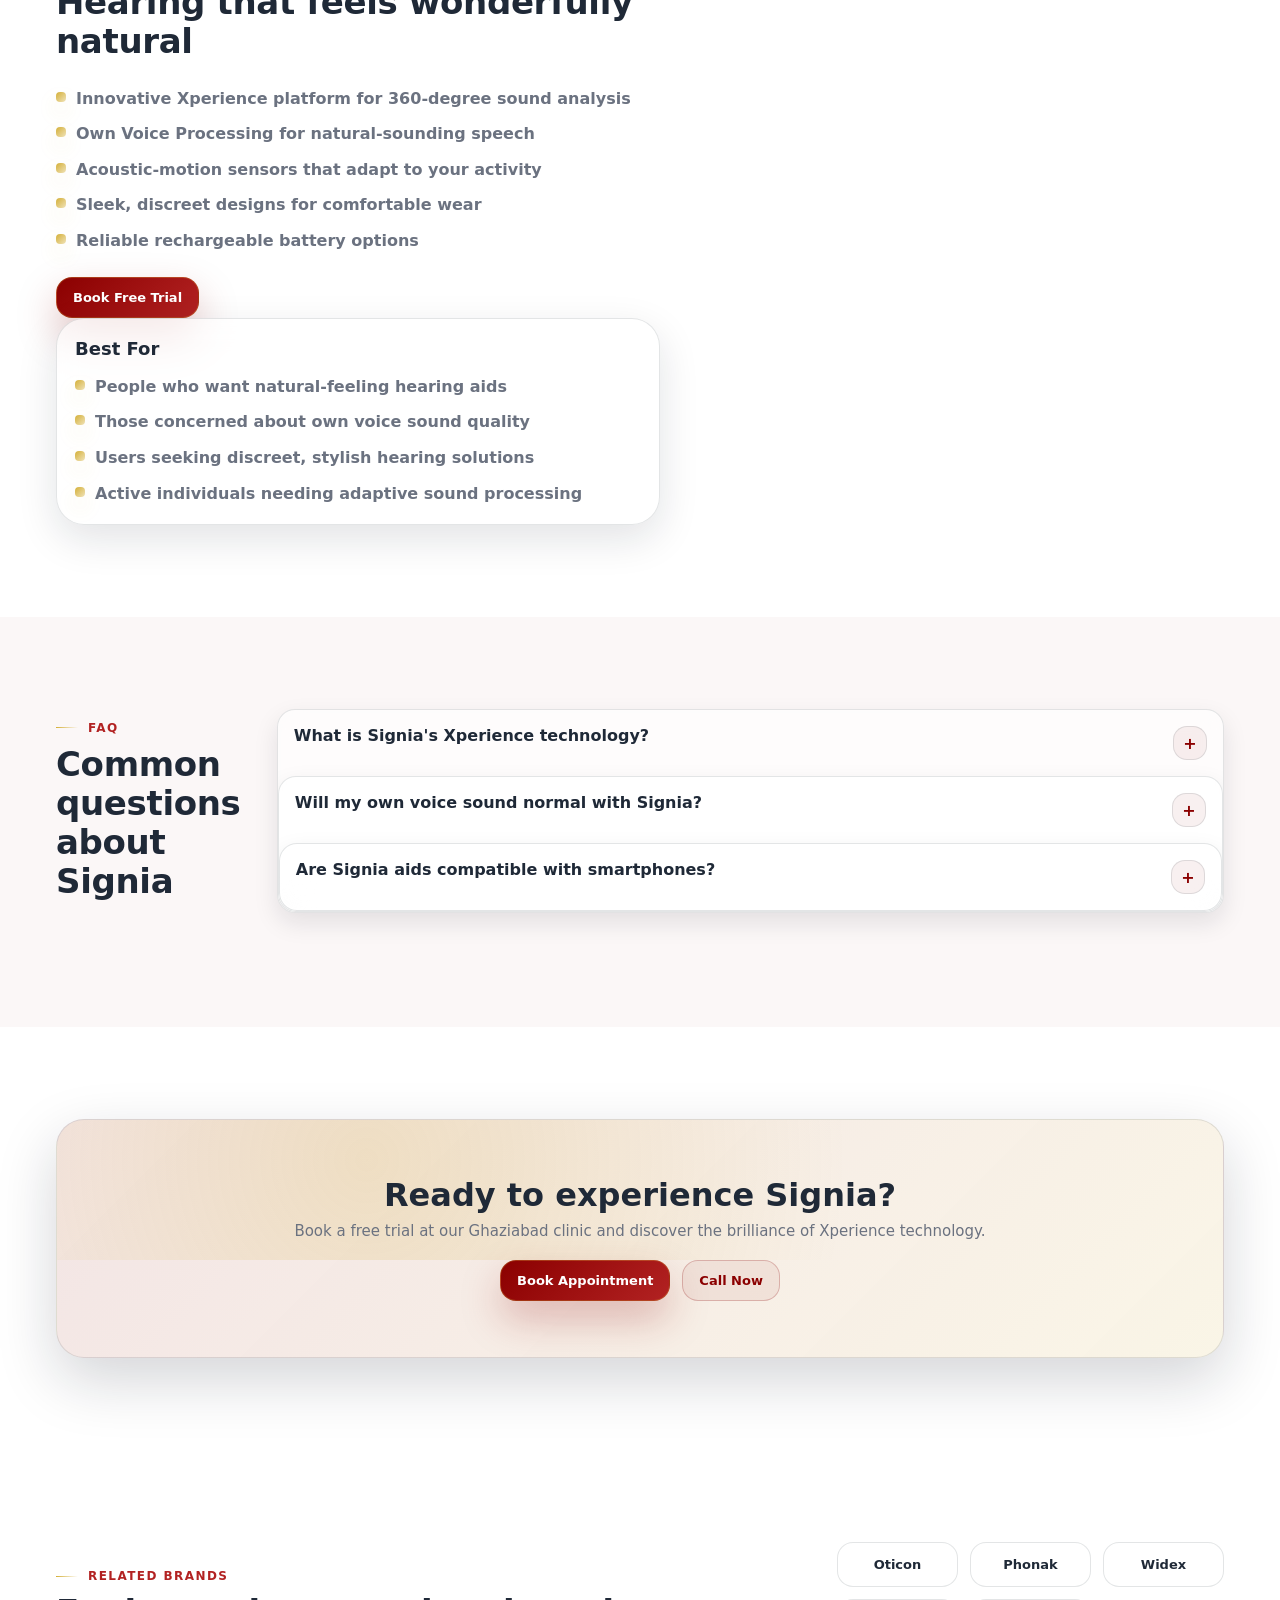
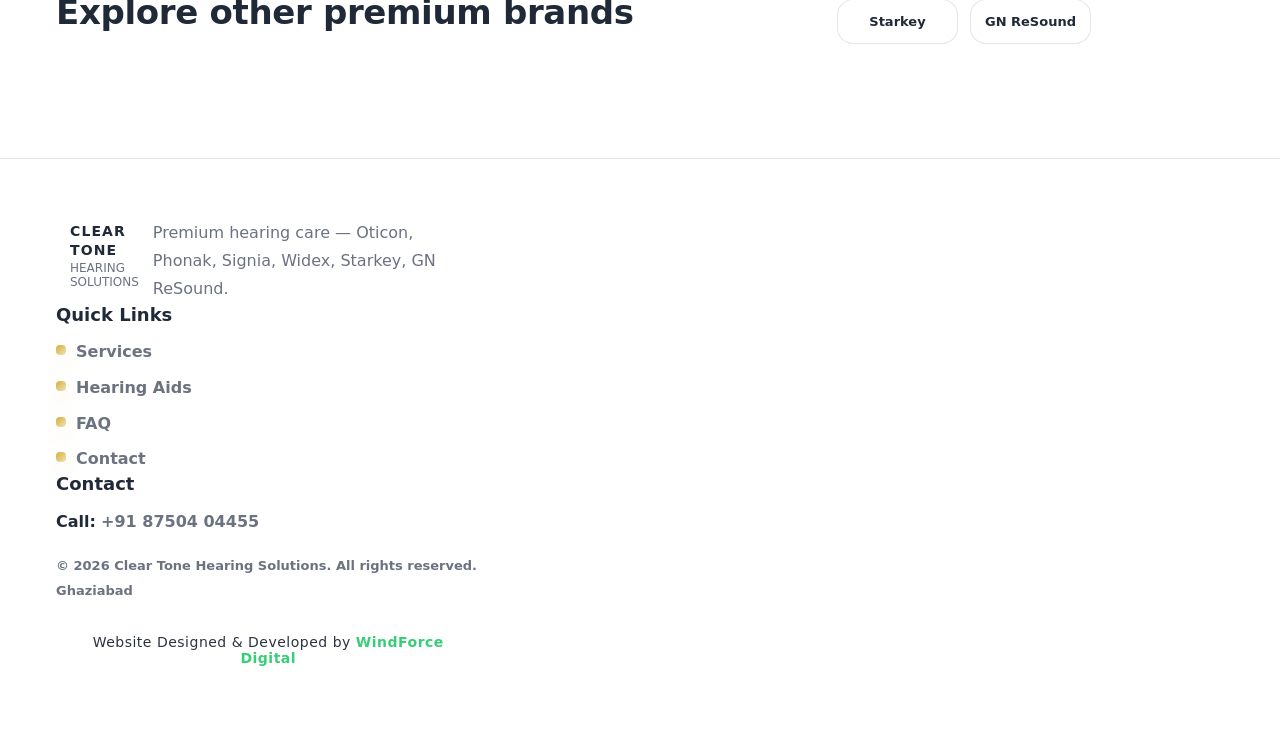
<file: brands/signia.html>
<!doctype html>
<html lang="en">
<head>
  <meta charset="utf-8" />
  <meta name="viewport" content="width=device-width, initial-scale=1" />
  <title>Signia Hearing Aids | Clear Tone Hearing Solutions</title>
  <meta name="description" content="Explore Signia hearing aids at Clear Tone - advanced Xperience technology for natural sound. Book a consultation in Ghaziabad." />
  <meta name="theme-color" content="#8B0000" />
  <link rel="icon" href="../image/clear logo.jpeg" type="image/jpeg" />
  <link rel="canonical" href="https://cleartonehearingsolution.com/brands/signia.html" />
  <meta property="og:title" content="Signia Hearing Aids | Clear Tone Hearing Solutions" />
  <meta property="og:description" content="Premium Signia hearing solutions with Xperience technology at Clear Tone Hearing Solutions." />
  <meta property="og:url" content="https://cleartonehearingsolution.com/brands/signia.html" />
  <meta property="og:type" content="website" />
  <meta property="og:locale" content="en_US" />
  <meta property="og:image" content="https://cleartonehearingsolution.com/image/clear%20logo.jpeg" />
  <meta property="og:site_name" content="Clear Tone Hearing Solutions" />
  <meta name="robots" content="index, follow" />
  <meta name="twitter:card" content="summary_large_image" />
  <meta name="twitter:title" content="Signia Hearing Aids | Clear Tone Hearing Solutions" />
  <meta name="twitter:description" content="Premium Signia hearing solutions with Xperience technology at Clear Tone Hearing Solutions." />
  <meta name="twitter:image" content="https://cleartonehearingsolution.com/image/clear%20logo.jpeg" />
  <link rel="stylesheet" href="../css/style.css" />
</head>
<body>
  <div id="cths-loader" class="loader" role="status" aria-live="polite"><div class="spinner" aria-hidden="true"></div><span class="p" style="margin-top:14px; font-weight:900; color:var(--muted)">Preparing your premium experience…</span></div>
  <div id="cths-progress" class="progress" aria-hidden="true"></div>

  <header class="navbar">
    <div class="container">
      <div class="nav-inner">
        <a class="brand" href="../index.html">
          <img src="../image/clear logo.jpeg" alt="Clear Tone Hearing Solutions Logo" class="site-logo">
          <div class="brand-text"><strong>CLEAR TONE</strong><span>HEARING SOLUTIONS</span></div>
        </a>
        <nav class="nav-links" aria-label="Primary">
          <a class="nav-link" href="../index.html">Home</a>
          <a class="nav-link" href="../about.html">About</a>
          <a class="nav-link" href="../services.html">Services</a>
          <a class="nav-link" href="../hearing-aids.html">Hearing Aids</a>
          <a class="nav-link" href="oticon.html">Brands</a>
          <a class="nav-link" href="../speech-therapy.html">Speech Therapy</a>
          <a class="nav-link" href="../testimonials.html">Testimonials</a>
          <a class="nav-link" href="../faq.html">FAQ</a>
          <a class="nav-link" href="../contact.html">Contact</a>
        </nav>
        <div class="nav-actions">
          <button id="cths-theme-toggle" class="icon-btn" type="button" aria-label="Toggle dark mode"><span aria-hidden="true">◐</span></button>
          <button class="icon-btn burger" id="cths-burger" type="button" aria-label="Open menu"><span aria-hidden="true">☰</span></button>
          <a class="primary-btn" href="#" data-appointment="open">Book Appointment</a>
        </div>
    </div>
    <div id="cths-drawer" class="drawer" aria-hidden="true">
      <div class="drawer-back" aria-hidden="true"></div>
      <div class="drawer-panel">
        <div style="display:flex; justify-content:space-between; align-items:center; gap:12px"><div class="brand" aria-hidden="true"><span class="logo" style="width:34px; height:34px"></span><div><strong style="font-size:12px">CLEAR TONE</strong><span style="font-size:11px">HEARING SOLUTIONS</span></div><button id="cths-drawer-close" class="icon-btn" type="button" aria-label="Close menu"><span aria-hidden="true">✕</span></button></div>
        <div class="drawer-links">
          <a href="../index.html" class="nav-link">Home</a>
          <a href="../about.html" class="nav-link">About</a>
          <a href="../services.html" class="nav-link">Services</a>
          <a href="../hearing-aids.html" class="nav-link">Hearing Aids</a>
          <a href="oticon.html" class="nav-link">Brands</a>
          <a href="../speech-therapy.html" class="nav-link">Speech Therapy</a>
          <a href="../testimonials.html" class="nav-link">Testimonials</a>
          <a href="../faq.html" class="nav-link">FAQ</a>
          <a href="../contact.html" class="nav-link">Contact</a>
        </div>
    </div>
  </header>

  <main>
    <div class="container" style="padding-top:16px">
      <a href="../hearing-aids.html" class="back-brands">← Back to Hearing Aids</a>
    </div>

    <section class="brand-hero" aria-label="Signia Hero">
      <div class="brand-hero-bg" style="background: radial-gradient(600px 400px at 20% 30%, rgba(0,180,180,.15), transparent 60%), radial-gradient(500px 300px at 80% 70%, rgba(0,120,140,.10), transparent 50%);"></div>
      <div class="container">
        <div class="brand-hero-content">
          <div class="brand-hero-text" data-reveal="up">
            <div class="brand-hero-logo"><span>◈</span> Signia</div>
            <h1 class="h1" style="margin-top:0">Brilliant sound in every moment</h1>
            <p class="p" style="max-width:55ch">Signia hearing aids feature innovative Xperience technology that delivers crystal-clear sound in every listening situation. Experience hearing that feels natural and effortless.</p>
            <div class="hero-cta">
              <a class="primary-btn" href="#" data-appointment="open">Book Free Trial</a>
              <a class="secondary-btn" href="#why-choose">Why Signia?</a>
            </div>
          </div>
          <div class="brand-hero-media" data-reveal="zoom">
            <img src="../images/signia-pure-charge.jpg" alt="Signia Pure Charge&Go AX Rechargeable Hearing Aid" loading="lazy" style="width:100%;height:100%;object-fit:contain;">
          </div>
        </div>
    </section>

    <section class="section section--tight" aria-label="Brand Story">
      <div class="container">
        <div class="split">
          <div data-reveal="up">
            <div class="kicker">Brand Story</div>
            <h2 class="h2">Innovation rooted in hearing science</h2>
            <p class="p mt12">Signia has built a reputation for combining elegant design with advanced hearing technology. With a focus on providing natural sound quality, Signia hearing aids are crafted to blend seamlessly into your daily life while delivering outstanding performance.</p>
            <p class="p mt12">Their commitment to research and user-centric design has resulted in some of the most comfortable and effective hearing solutions available, with features that prioritize speech clarity and listening comfort.</p>
          </div>
          <div class="card card-inner" data-reveal="zoom">
            <h3 class="h3">Key Milestones</h3>
            <ul class="bullets" style="margin-top:12px">
              <li>Groundbreaking Xperience platform</li>
              <li>Industry-first Own Voice Processing</li>
              <li>Advanced acoustic-motion sensors</li>
              <li>Leading rechargeable technology</li>
            </ul>
          </div>
      </div>
    </section>

    <section class="section section--tight" aria-label="Technology" style="background: rgba(139,0,0,.03);">
      <div class="container">
        <div class="section-head">
          <div>
            <div class="kicker" data-reveal="left">Technology</div>
            <h2 class="h2" data-reveal="up">Xperience innovation</h2>
          </div>
          <p class="p" data-reveal="right">Signia's technology platform is built to deliver brilliant sound in every acoustic environment, from quiet homes to busy restaurants.</p>
        </div>
        <div class="grid-3">
          <article class="card hover-lift" data-reveal="zoom"><div class="card-inner"><h3 class="h3">Xperience Platform</h3><p class="p mt12">A powerful processing platform that analyzes your environment 360 degrees and adjusts sound to match your specific listening situation.</p></div></article>
          <article class="card hover-lift" data-reveal="zoom"><div class="card-inner"><h3 class="h3">Own Voice Processing</h3><p class="p mt12">Patented technology that ensures your own voice sounds natural and comfortable while wearing hearing aids, eliminating the occlusioneffect.</p></div></article>
          <article class="card hover-lift" data-reveal="zoom"><div class="card-inner"><h3 class="h3">Acoustic-Motion Sensors</h3><p class="p mt12">Built-in sensors detect movement and adjust sound processing based on whether you're stationary, walking, or in motion.</p></div></article>
        </div>
    </section>

    <section class="section section--tight" aria-label="Key Features">
      <div class="container">
        <div class="section-head">
          <div>
            <div class="kicker" data-reveal="left">Features</div>
            <h2 class="h2" data-reveal="up">What makes Signia stand out</h2>
          </div>
        <div class="grid-3">
          <div class="card" data-reveal="zoom"><div class="card-inner" style="display:flex; gap:14px; align-items:flex-start"><div class="brand-feat-icon">🎵</div><div><h3 class="h3">Natural Sound</h3><p class="p mt12">Advanced sound processing delivers clear, authentic audio that maintains the natural character of voices and music.</p></div></div>
          <div class="card" data-reveal="zoom"><div class="card-inner" style="display:flex; gap:14px; align-items:flex-start"><div class="brand-feat-icon">🔇</div><div><h3 class="h3">Own Voice Comfort</h3><p class="p mt12">Proprietary technology makes your own voice feel natural, eliminating the hollow or echoey sensation common with hearing aids.</p></div></div>
          <div class="card" data-reveal="zoom"><div class="card-inner" style="display:flex; gap:14px; align-items:flex-start"><div class="brand-feat-icon">🔋</div><div><h3 class="h3">Rechargeable Convenience</h3><p class="p mt12">Full-day battery life with a sleek charging case that provides quick top-ups when needed throughout the day.</p></div></div>
          <div class="card" data-reveal="zoom"><div class="card-inner" style="display:flex; gap:14px; align-items:flex-start"><div class="brand-feat-icon">📱</div><div><h3 class="h3">App Control</h3><p class="p mt12">The Signia app lets you personalize your hearing experience, adjust settings, and track usage patterns easily.</p></div></div>
          <div class="card" data-reveal="zoom"><div class="card-inner" style="display:flex; gap:14px; align-items:flex-start"><div class="brand-feat-icon">🌿</div><div><h3 class="h3">Discreet Design</h3><p class="p mt12">Sleek, miniaturized designs that sit comfortably and discreetly in or behind the ear for a natural appearance.</p></div></div>
          <div class="card" data-reveal="zoom"><div class="card-inner" style="display:flex; gap:14px; align-items:flex-start"><div class="brand-feat-icon">🎤</div><div><h3 class="h3">Speech Focus</h3><p class="p mt12">Intelligent speech enhancement that prioritizes conversations even in challenging background noise environments.</p></div></div>
      </div>
    </section>

    <section class="section section--tight" aria-label="Popular Models" style="background: rgba(139,0,0,.03);">
      <div class="container">
        <div class="section-head">
          <div>
            <div class="kicker" data-reveal="left">Popular Models</div>
            <h2 class="h2" data-reveal="up">Explore Signia hearing aid models</h2>
          </div>
          <p class="p" data-reveal="right">Contact us for detailed specifications and personalized recommendations.</p>
        </div>
        <div class="grid-3">
          <div class="prod-card" data-reveal="zoom"><div class="prod-img"><img src="../images/signia-pure-charge.jpg" alt="Signia Hearing Aid" loading="lazy" style="width:100%;height:100%;object-fit:contain;"></div><div class="prod-body"><h3>Signia Premium Series</h3><div class="prod-tech">Xperience • Premium</div><div class="prod-rating">★★★★★ <span>(Premium)</span></div><div class="hero-cta"><a class="primary-btn" href="#" data-appointment="open">Book Demo</a><a class="secondary-btn" href="#" data-appointment="open">Learn More</a></div></div>
          <div class="prod-card" data-reveal="zoom"><div class="prod-img"><img src="../images/signia-pure-charge.jpg" alt="Signia Hearing Aid" loading="lazy" style="width:100%;height:100%;object-fit:contain;"></div><div class="prod-body"><h3>Signia Mid Series</h3><div class="prod-tech">Xperience • Advanced</div><div class="prod-rating">★★★★☆ <span>(Advanced)</span></div><div class="hero-cta"><a class="primary-btn" href="#" data-appointment="open">Book Demo</a><a class="secondary-btn" href="#" data-appointment="open">Learn More</a></div></div>
          <div class="prod-card" data-reveal="zoom"><div class="prod-img"><img src="../images/signia-pure-charge.jpg" alt="Signia Hearing Aid" loading="lazy" style="width:100%;height:100%;object-fit:contain;"></div><div class="prod-body"><h3>Signia Essential Series</h3><div class="prod-tech">Xperience • Essential</div><div class="prod-rating">★★★★☆ <span>(Essential)</span></div><div class="hero-cta"><a class="primary-btn" href="#" data-appointment="open">Book Demo</a><a class="secondary-btn" href="#" data-appointment="open">Learn More</a></div></div>
      </div>
    </section>

    <section class="section section--tight" id="why-choose">
      <div class="container">
        <div class="split">
          <div data-reveal="up">
            <div class="kicker">Why Choose Signia</div>
            <h2 class="h2">Hearing that feels wonderfully natural</h2>
            <ul class="bullets mt24">
              <li>Innovative Xperience platform for 360-degree sound analysis</li>
              <li>Own Voice Processing for natural-sounding speech</li>
              <li>Acoustic-motion sensors that adapt to your activity</li>
              <li>Sleek, discreet designs for comfortable wear</li>
              <li>Reliable rechargeable battery options</li>
            </ul>
            <div class="hero-cta mt24">
              <a class="primary-btn" href="#" data-appointment="open">Book Free Trial</a>
            </div>
          <div data-reveal="zoom">
            <div class="card card-inner" style="border-radius:var(--radius-xl)">
              <h3 class="h3">Best For</h3>
              <ul class="bullets mt12">
                <li>People who want natural-feeling hearing aids</li>
                <li>Those concerned about own voice sound quality</li>
                <li>Users seeking discreet, stylish hearing solutions</li>
                <li>Active individuals needing adaptive sound processing</li>
              </ul>
            </div>
        </div>
    </section>

    <section class="section section--tight" aria-label="FAQ" style="background: rgba(139,0,0,.03);">
      <div class="container">
        <div class="section-head">
          <div>
            <div class="kicker" data-reveal="left">FAQ</div>
            <h2 class="h2" data-reveal="up">Common questions about Signia</h2>
          </div>
        <div class="accordion" data-reveal="up">
          <div class="acc-item" data-open="false">
            <button class="acc-btn" type="button"><span>What is Signia's Xperience technology?</span><span class="plus">+</span></button>
            <div class="acc-panel" style="max-height:0"><div class="acc-content">Xperience is Signia's advanced hearing platform that uses acoustic-motion sensors to analyze your environment from every direction. It automatically adjusts sound processing based on whether you're in a quiet room, busy restaurant, or outdoor setting, delivering natural sound in every situation.</div>
          </div>
          <div class="acc-item" data-open="false">
            <button class="acc-btn" type="button"><span>Will my own voice sound normal with Signia?</span><span class="plus">+</span></button>
            <div class="acc-panel" style="max-height:0"><div class="acc-content">Yes! Signia's Own Voice Processing technology is specifically designed to make your own voice sound natural while wearing hearing aids. This eliminates the common complaint of hearing aids making one's own voice sound hollow, echoey, or unnatural.</div>
          </div>
          <div class="acc-item" data-open="false">
            <button class="acc-btn" type="button"><span>Are Signia aids compatible with smartphones?</span><span class="plus">+</span></button>
            <div class="acc-panel" style="max-height:0"><div class="acc-content">Yes, Signia hearing aids offer Bluetooth connectivity to both iPhone and Android smartphones. You can stream calls, music, and other audio directly, and use the Signia app to adjust volume and program settings conveniently.</div>
          </div>
      </div>
    </section>

    <section class="section section--tight">
      <div class="container">
        <div class="cta-banner" data-reveal="up">
          <h2>Ready to experience Signia?</h2>
          <p>Book a free trial at our Ghaziabad clinic and discover the brilliance of Xperience technology.</p>
          <div class="cta-banner-btns">
            <a class="primary-btn" href="#" data-appointment="open">Book Appointment</a>
            <a class="secondary-btn" href="tel:+918750404455">Call Now</a>
          </div>
      </div>
    </section>

    <section class="section section--tight">
      <div class="container">
        <div class="section-head">
          <div>
            <div class="kicker" data-reveal="left">Related Brands</div>
            <h2 class="h2" data-reveal="up">Explore other premium brands</h2>
          </div>
        <div class="related-brands" data-reveal="up">
          <a href="oticon.html" class="related-brand-item">Oticon</a>
          <a href="phonak.html" class="related-brand-item">Phonak</a>
          <a href="widex.html" class="related-brand-item">Widex</a>
          <a href="starkey.html" class="related-brand-item">Starkey</a>
          <a href="resound.html" class="related-brand-item">GN ReSound</a>
        </div>
    </section>
  </main>

  <div class="sticky-consult">
    <a class="primary-btn" href="#" data-appointment="open" aria-label="Quick consultation booking">Book Consultation</a>
  </div>

  <footer class="footer" aria-label="Footer">
    <div class="container">
      <div class="footer-grid">
        <div><div class="brand" style="gap:14px"><span class="logo" aria-hidden="true"></span><div><strong>CLEAR TONE</strong><span>HEARING SOLUTIONS</span></div><p class="p mt12">Premium hearing care — Oticon, Phonak, Signia, Widex, Starkey, GN ReSound.</p></div>
        <div><h3 class="h3">Quick Links</h3><div class="bullets" style="margin-top:12px"><li><a href="../services.html">Services</a></li><li><a href="../hearing-aids.html">Hearing Aids</a></li><li><a href="../faq.html">FAQ</a></li><li><a href="../contact.html">Contact</a></li></div>
        <div><h3 class="h3">Contact</h3><p class="p mt12"><strong style="color:var(--text)">Call:</strong> <a href="tel:+918750404455">+91 87504 04455</a></p></div>
      <div class="footer-bot"><span>© <span id="cths-year"></span> Clear Tone Hearing Solutions. All rights reserved.</span>          <span>Ghaziabad</span></div>
      <div class="developer-credit"><p>Website Designed & Developed by <a href="https://windforcedigital.com" target="_blank" rel="noopener"><strong>WindForce Digital</strong></a></p></div>
  </footer>

  <div id="cths-modal-backdrop" class="modal-backdrop" aria-hidden="true"></div>
  <div id="cths-modal" class="modal" aria-hidden="true" role="dialog" aria-modal="true" aria-label="Book appointment">
    <div class="modal-head"><div><div class="kicker">Appointment</div><div class="modal-title" style="font-size:18px">Request a Premium Consultation</div><button class="modal-close" type="button" aria-label="Close" data-modal-close="true"><span aria-hidden="true">✕</span></button></div>
    <div class="modal-body">
      <form id="cths-appointment-form" class="form" action="#" method="post">
        <div class="modal-cols"><div class="field"><label for="cths-field-name">Full Name</label><input id="cths-field-name" name="name" type="text" required placeholder="Your name" /></div><div class="field"><label for="cths-field-phone">Phone</label><input id="cths-field-phone" name="phone" type="tel" required placeholder="Mobile number" inputmode="tel" /></div>
        <div class="modal-cols mt12"><div class="field"><label for="cths-field-location">Preferred Location</label><select id="cths-field-location" name="location" required><option value="ghaziabad">Ghaziabad Branch</option></select></div><div class="field"><label for="cths-field-service">Service Interested</label><select id="cths-field-service" name="service" required><option value="hearing">Hearing Assessment</option><option value="hearing-aid">Hearing Aid</option><option value="speech">Speech Therapy</option><option value="repair">Repair & Maintenance</option></select></div>
        <div class="field mt12"><label for="cths-field-message">Brief Details (Optional)</label><textarea id="cths-field-message" name="message" placeholder="Tell us what you're experiencing…"></textarea></div>
        <div class="hero-cta mt18" style="justify-content:flex-end"><button id="cths-appointment-submit" class="primary-btn" type="submit">Submit Request</button></div>
        <p id="cths-appointment-status" class="p" style="margin-top:10px; font-weight:800; color:var(--muted)"></p>
      </form>
    </div>

  <div class="floating" aria-label="Quick actions">
    <a class="float-btn float-btn--wa" href="https://wa.me/918750404455" target="_blank" rel="noopener" aria-label="Chat on WhatsApp" title="Chat on WhatsApp">
      <svg class="float-icon" viewBox="0 0 32 32" aria-hidden="true"><path fill="currentColor" d="M19.11 18.35c-.14-.07-.83-.41-1.52-.68-.63-.25-.98-.38-1.12-.18-.13.18-.26.41-.4.56-.14.16-.3.18-.56.07-.26-.11-1.1-.41-2.09-1.28-.77-.68-1.29-1.52-1.43-1.78-.14-.26-.02-.39.1-.52.11-.12.26-.3.39-.45.12-.14.16-.26.24-.43.07-.17.03-.32-.02-.43-.05-.11-.64-1.55-.88-2.12-.24-.57-.47-.49-.64-.5-.17-.02-.35-.02-.53-.02-.18 0-.47.07-.72.34-.25.27-.95.93-.95 2.27 0 1.34.97 2.63 1.1 2.81.13.18 1.9 2.87 4.59 4.02.64.28 1.14.44 1.53.56.64.2 1.22.17 1.67.1.51-.08.83-.38.97-.75.14-.37.14-.69.1-.76-.04-.07-.17-.12-.3-.19z"/><path fill="currentColor" d="M16 3C8.83 3 3 8.83 3 16c0 2.5.73 4.83 1.98 6.8L4 29l6.34-1.95A12.93 12.93 0 0 0 16 29c7.17 0 13-5.83 13-13S23.17 3 16 3zm0 23.1a11.02 11.02 0 0 1-5.66-1.56l-.41-.24-3.87 1.19 1.23-3.77-.27-.43A11.06 11.06 0 0 1 4.9 16c0-6.14 4.99-11.13 11.13-11.13S27.16 9.86 27.16 16c0 6.14-4.99 11.13-11.16 11.13z"/></svg>
    </a>
    <a class="float-btn float-btn--call" href="tel:+918750404455" title="Call Now" aria-label="Call Now"><span class="float-icon" aria-hidden="true" style="font-size:22px">📞</span></a>
  </div>
  <button id="cths-backtop" class="backtop float-btn" type="button" aria-label="Back to top"><span aria-hidden="true">↑</span></button>

  <script>document.getElementById('cths-year').textContent = new Date().getFullYear();</script>
  <script src="../js/main.js" defer></script>

  <script type="application/ld+json">{"@context":"https://schema.org","@type":"BreadcrumbList","itemListElement":[{"@type":"ListItem","position":1,"name":"Home","item":"https://www.cleartonehearing.com/"},{"@type":"ListItem","position":2,"name":"Hearing Aids","item":"https://www.cleartonehearing.com/hearing-aids.html"},{"@type":"ListItem","position":3,"name":"Signia","item":"https://www.cleartonehearing.com/brands/signia.html"}]}</script>
  <script type="application/ld+json">{"@context":"https://schema.org","@type":"MedicalOrganization","name":"CLEAR TONE HEARING SOLUTIONS","telephone":"+919999999999","address":{"@type":"PostalAddress","addressCountry":"IN"}}</script>
</body>
</html>
</file>
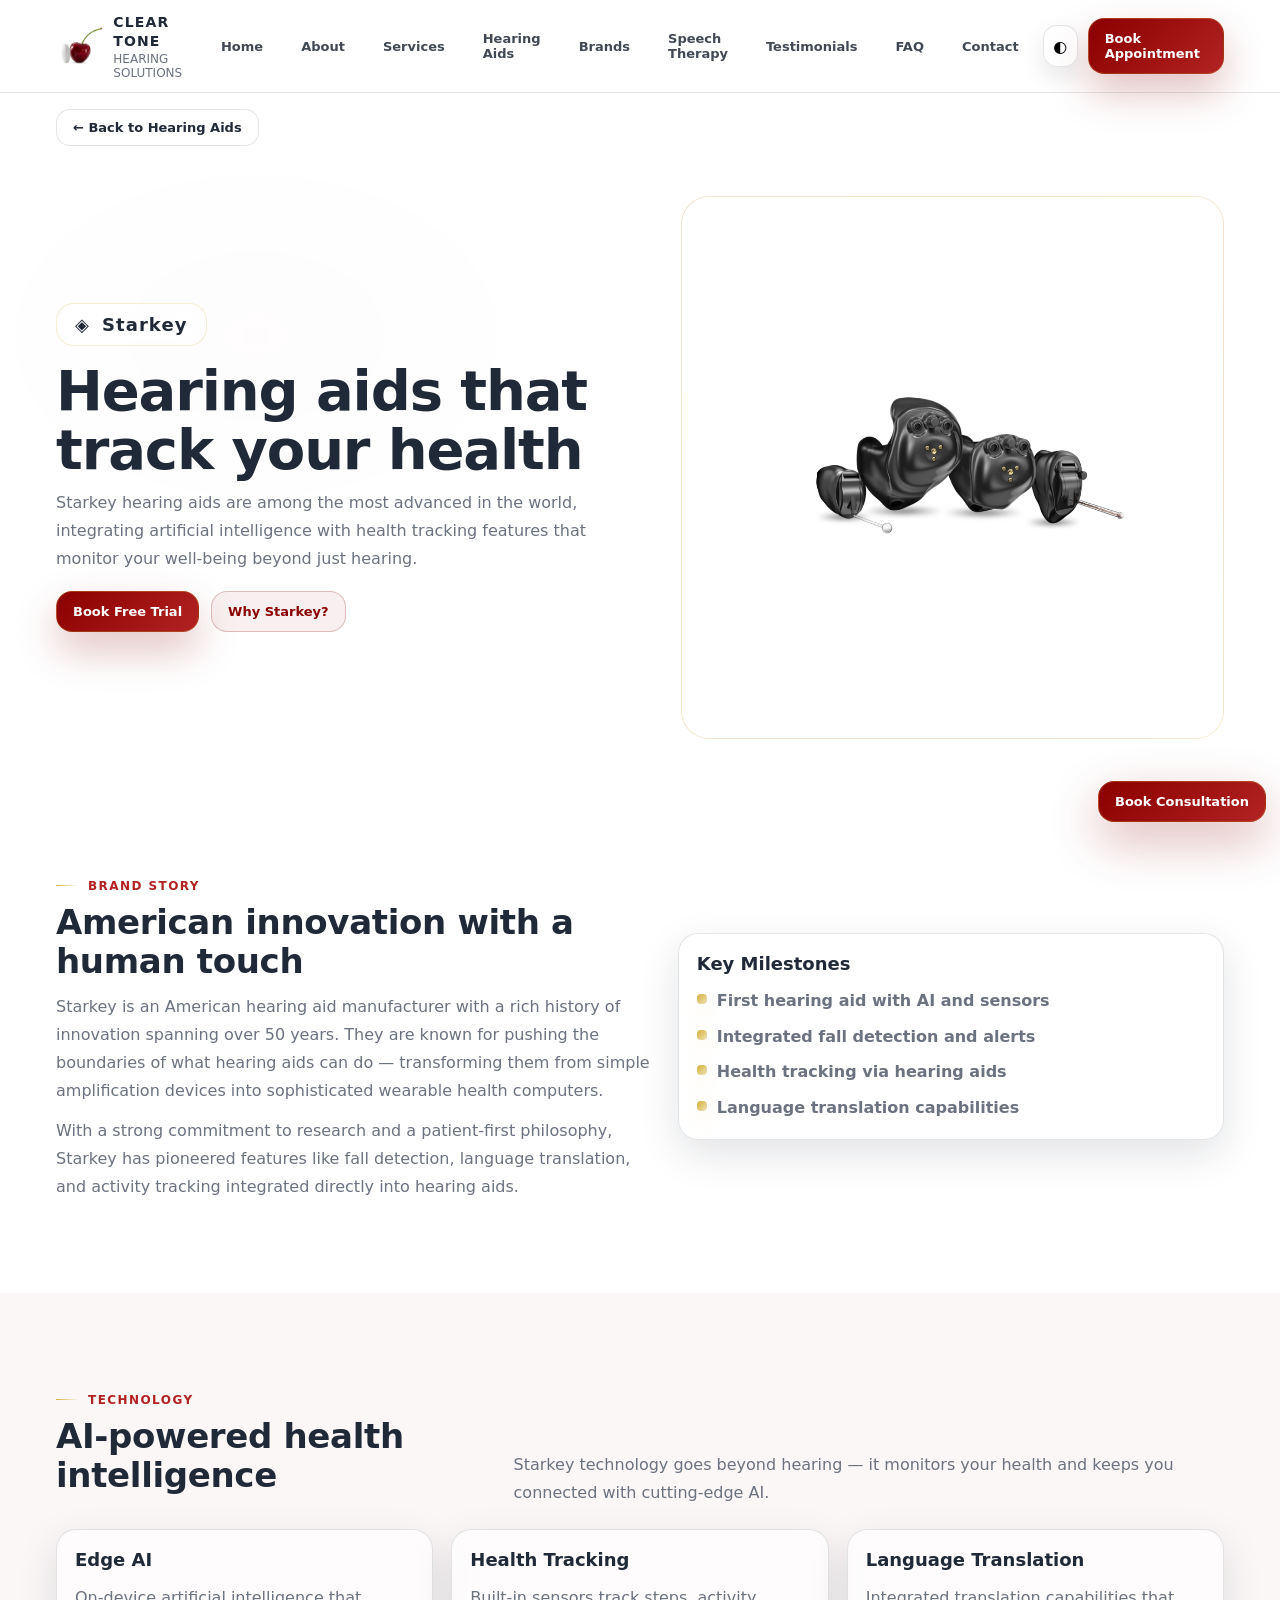
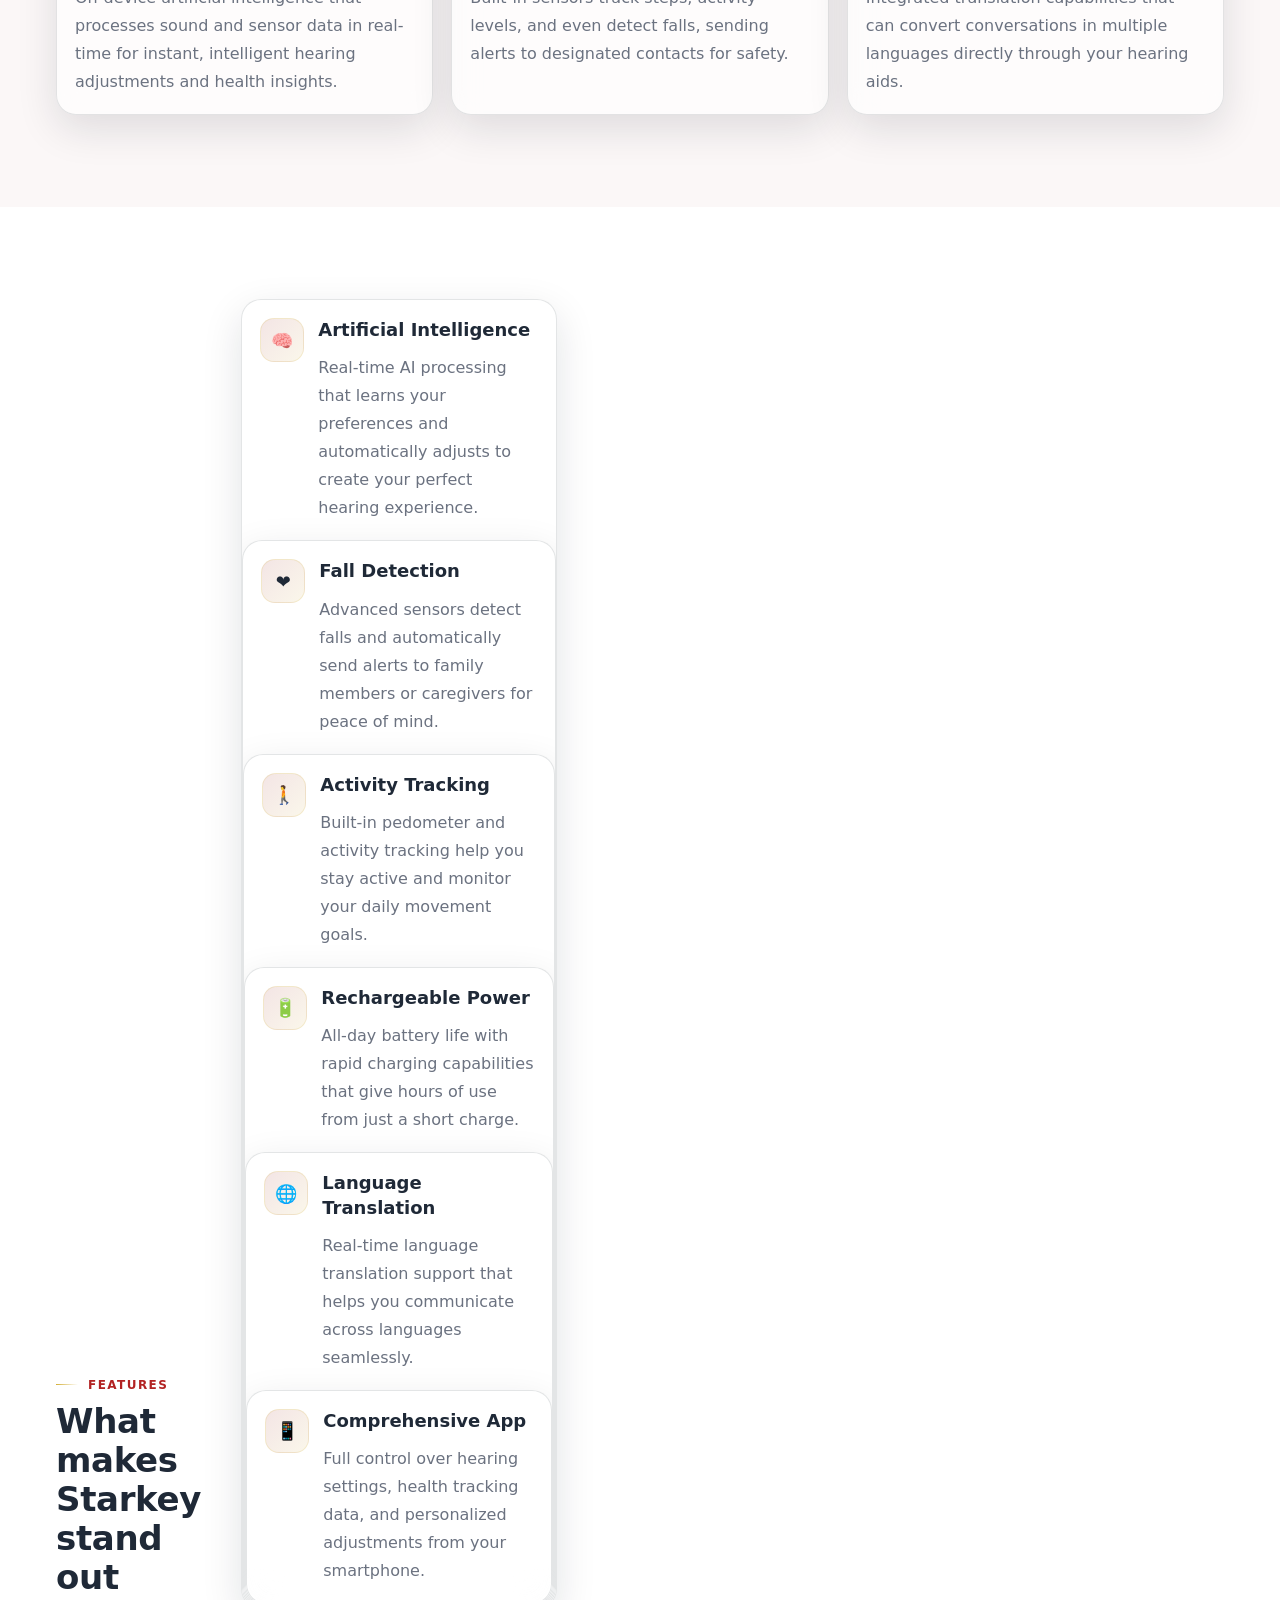
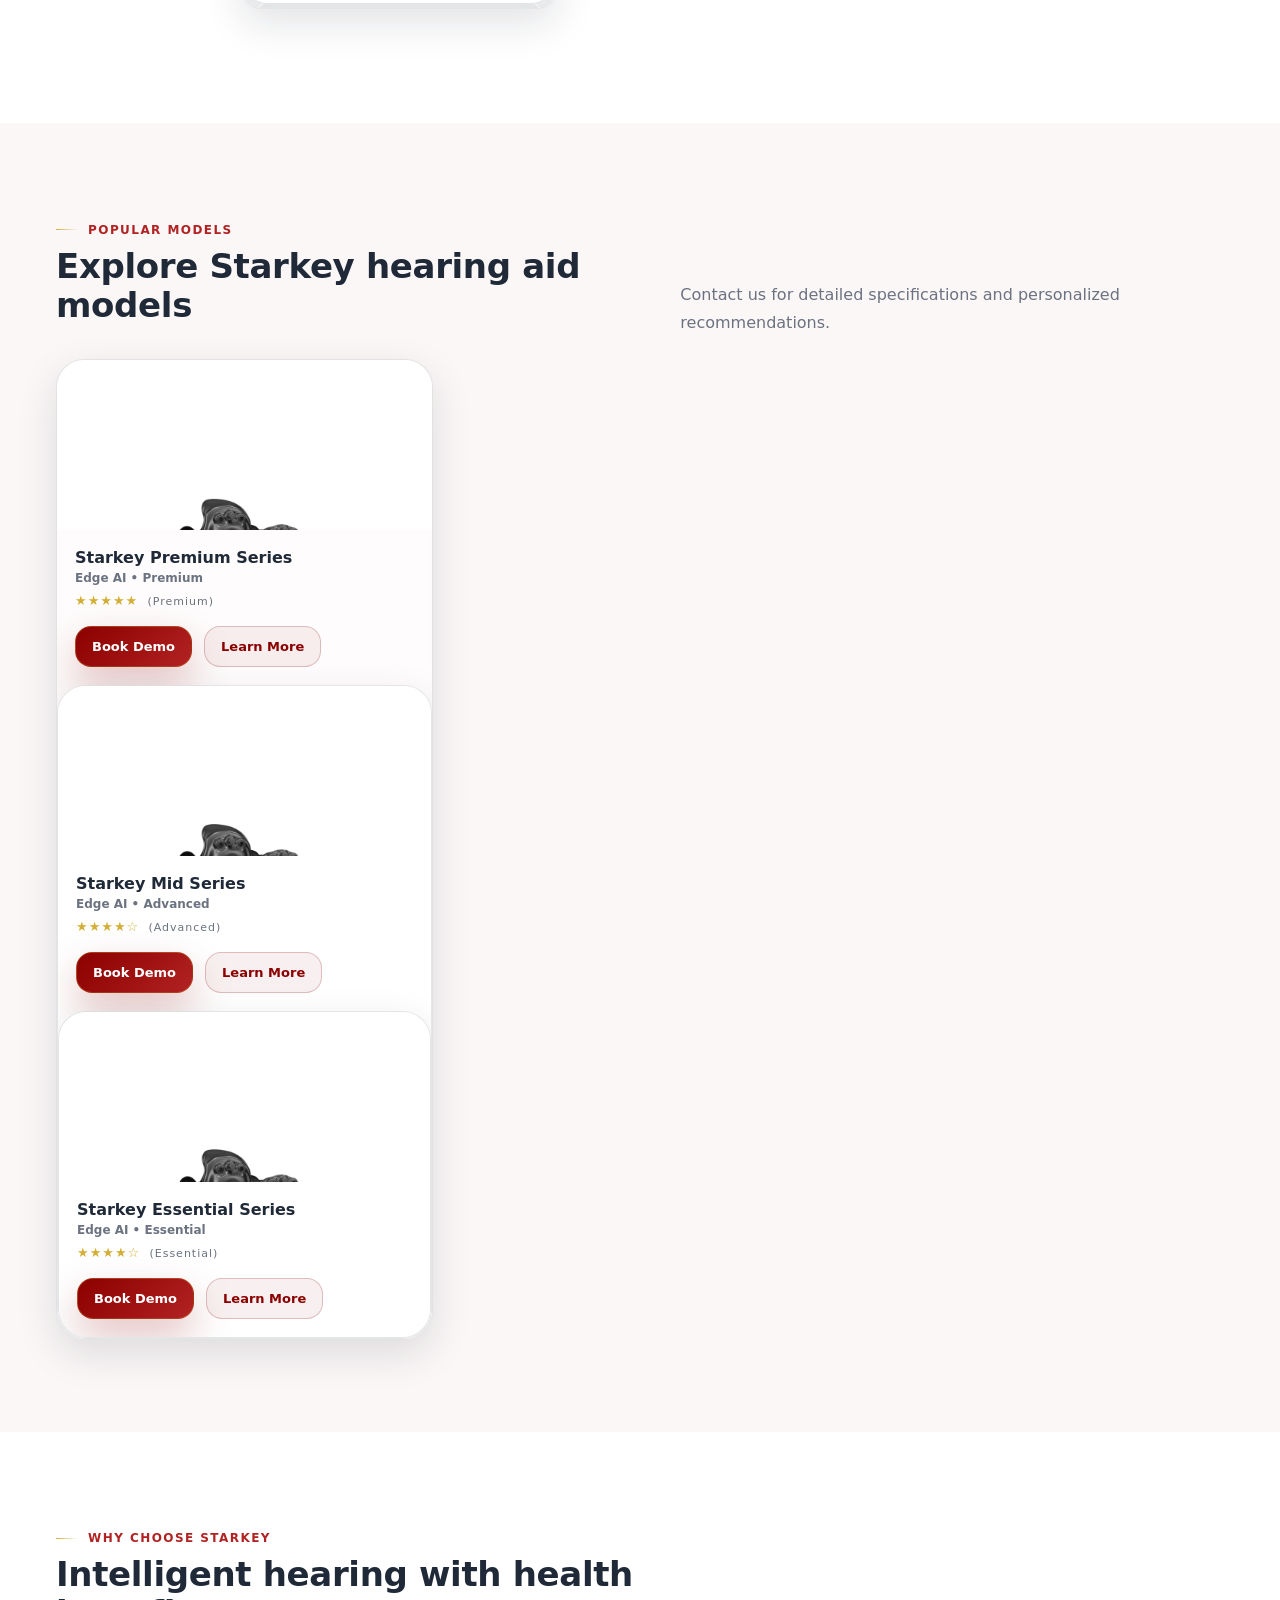
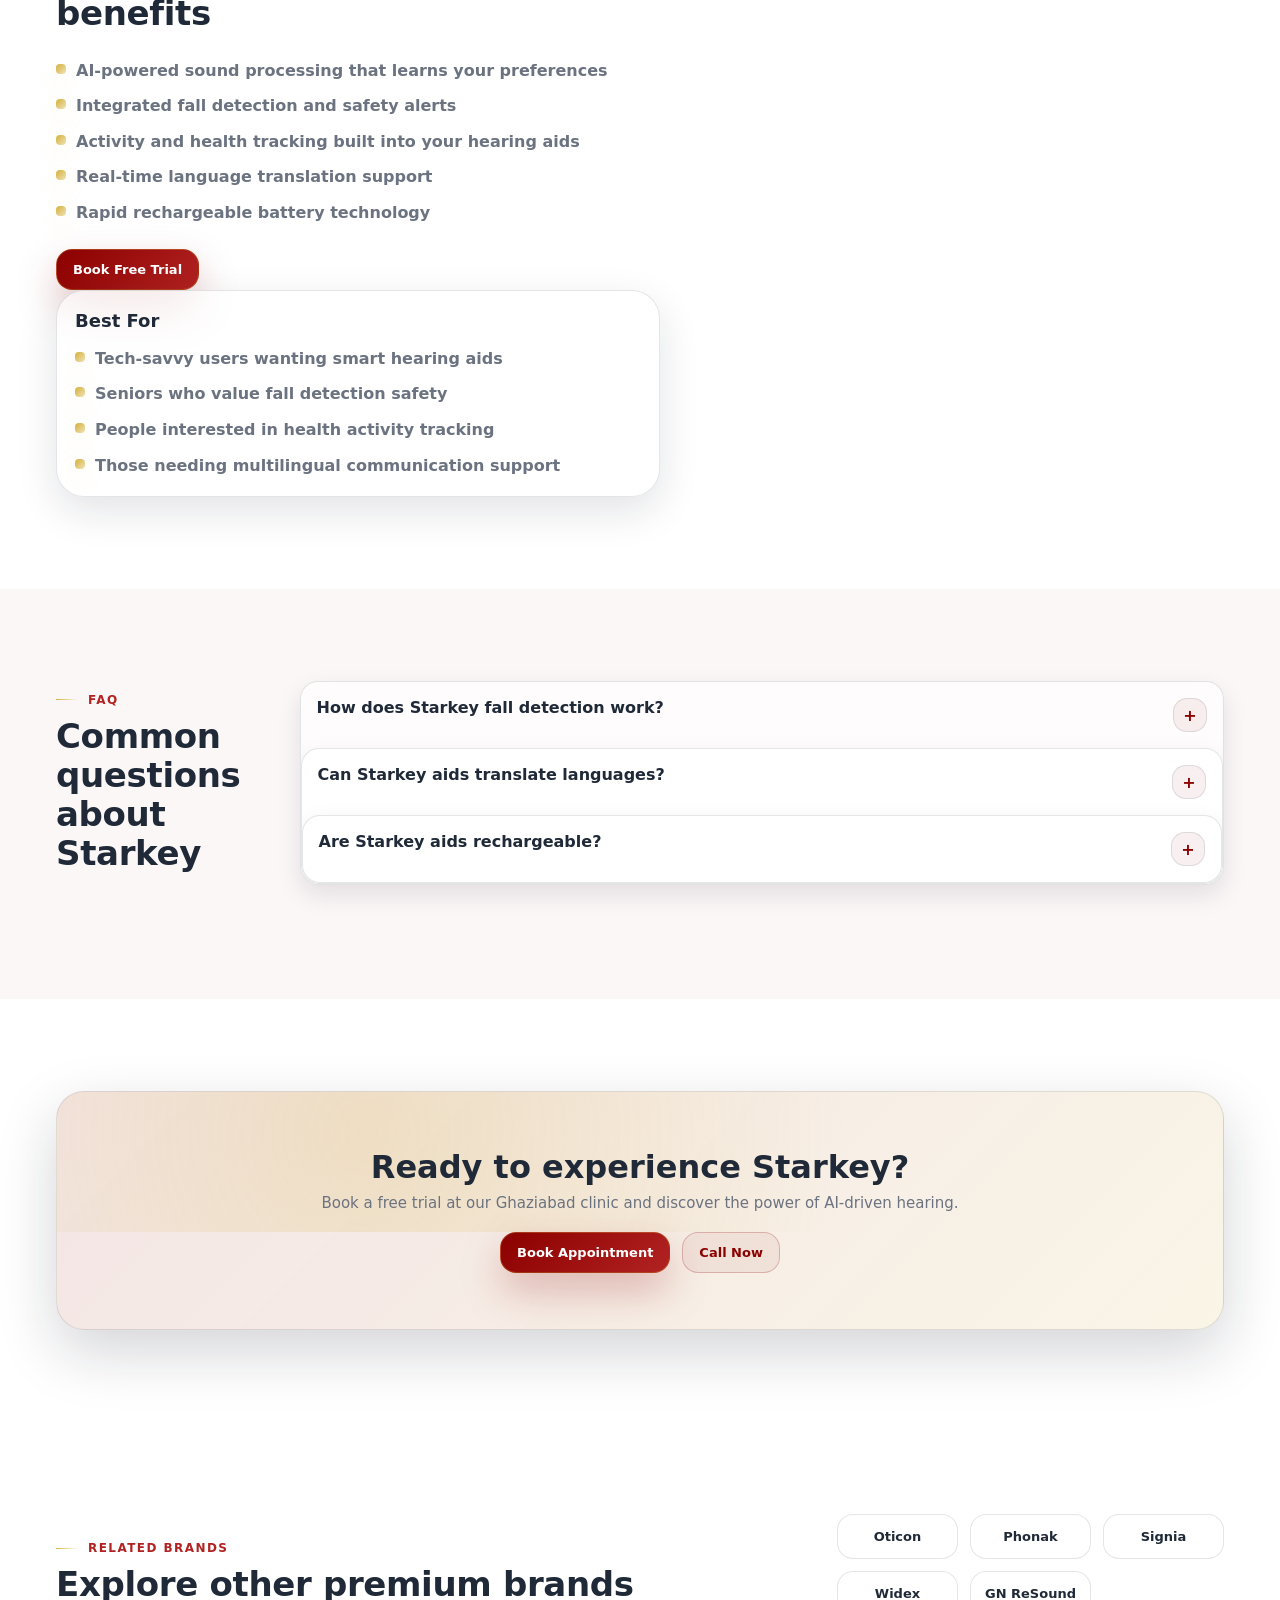
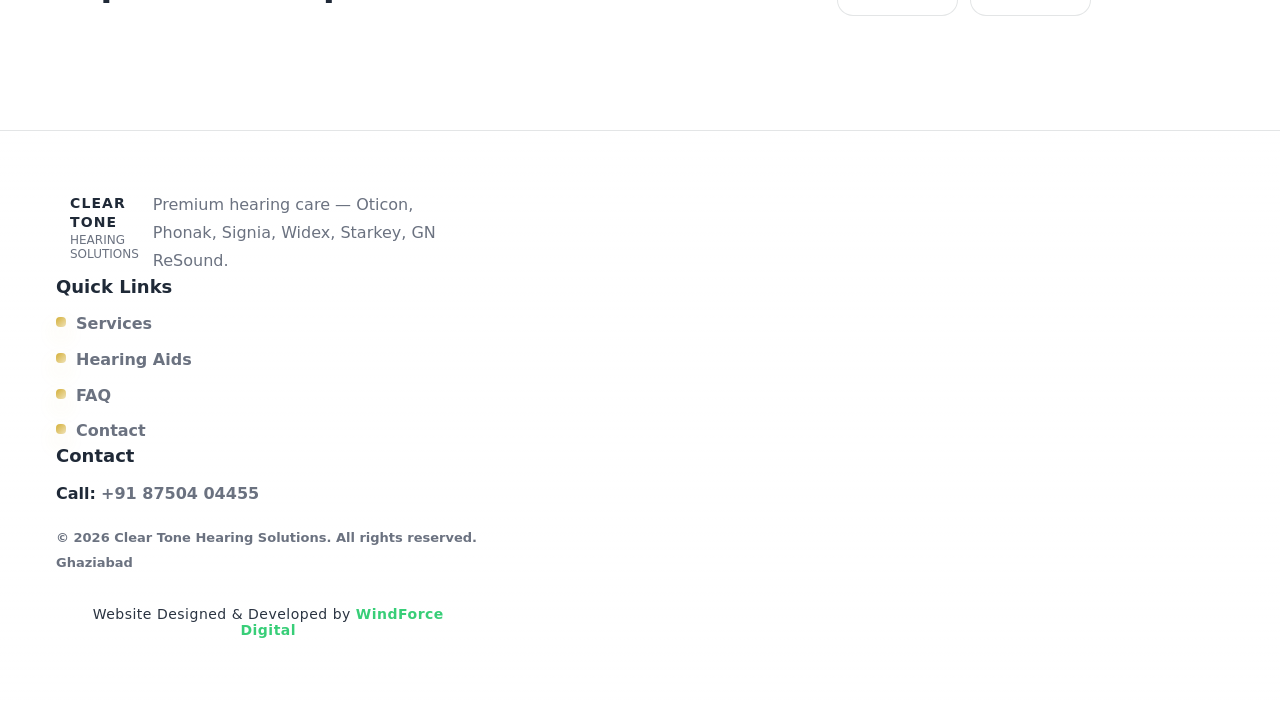
<file: brands/starkey.html>
<!doctype html>
<html lang="en">
<head>
  <meta charset="utf-8" />
  <meta name="viewport" content="width=device-width, initial-scale=1" />
  <title>Starkey Hearing Aids | Clear Tone Hearing Solutions</title>
  <meta name="description" content="Explore Starkey hearing aids at Clear Tone - advanced AI technology with health tracking. Book a consultation in Ghaziabad." />
  <meta name="theme-color" content="#8B0000" />
  <link rel="icon" href="../image/clear logo.jpeg" type="image/jpeg" />
  <link rel="canonical" href="https://cleartonehearingsolution.com/brands/starkey.html" />
  <meta property="og:title" content="Starkey Hearing Aids | Clear Tone Hearing Solutions" />
  <meta property="og:description" content="Premium Starkey hearing solutions with AI-powered health tracking at Clear Tone Hearing Solutions." />
  <meta property="og:url" content="https://cleartonehearingsolution.com/brands/starkey.html" />
  <meta property="og:type" content="website" />
  <meta property="og:locale" content="en_US" />
  <meta property="og:image" content="https://cleartonehearingsolution.com/image/clear%20logo.jpeg" />
  <meta property="og:site_name" content="Clear Tone Hearing Solutions" />
  <meta name="robots" content="index, follow" />
  <meta name="twitter:card" content="summary_large_image" />
  <meta name="twitter:title" content="Starkey Hearing Aids | Clear Tone Hearing Solutions" />
  <meta name="twitter:description" content="Premium Starkey hearing solutions with AI-powered health tracking at Clear Tone Hearing Solutions." />
  <meta name="twitter:image" content="https://cleartonehearingsolution.com/image/clear%20logo.jpeg" />
  <link rel="stylesheet" href="../css/style.css" />
</head>
<body>
  <div id="cths-loader" class="loader" role="status" aria-live="polite"><div class="spinner" aria-hidden="true"></div><span class="p" style="margin-top:14px; font-weight:900; color:var(--muted)">Preparing your premium experience…</span></div>
  <div id="cths-progress" class="progress" aria-hidden="true"></div>

  <header class="navbar">
    <div class="container">
      <div class="nav-inner">
        <a class="brand" href="../index.html">
          <img src="../image/clear logo.jpeg" alt="Clear Tone Hearing Solutions Logo" class="site-logo">
          <div class="brand-text"><strong>CLEAR TONE</strong><span>HEARING SOLUTIONS</span></div>
        </a>
        <nav class="nav-links" aria-label="Primary">
          <a class="nav-link" href="../index.html">Home</a>
          <a class="nav-link" href="../about.html">About</a>
          <a class="nav-link" href="../services.html">Services</a>
          <a class="nav-link" href="../hearing-aids.html">Hearing Aids</a>
          <a class="nav-link" href="oticon.html">Brands</a>
          <a class="nav-link" href="../speech-therapy.html">Speech Therapy</a>
          <a class="nav-link" href="../testimonials.html">Testimonials</a>
          <a class="nav-link" href="../faq.html">FAQ</a>
          <a class="nav-link" href="../contact.html">Contact</a>
        </nav>
        <div class="nav-actions">
          <button id="cths-theme-toggle" class="icon-btn" type="button" aria-label="Toggle dark mode"><span aria-hidden="true">◐</span></button>
          <button class="icon-btn burger" id="cths-burger" type="button" aria-label="Open menu"><span aria-hidden="true">☰</span></button>
          <a class="primary-btn" href="#" data-appointment="open">Book Appointment</a>
        </div>
    </div>
    <div id="cths-drawer" class="drawer" aria-hidden="true">
      <div class="drawer-back" aria-hidden="true"></div>
      <div class="drawer-panel">
        <div style="display:flex; justify-content:space-between; align-items:center; gap:12px"><div class="brand" aria-hidden="true"><span class="logo" style="width:34px; height:34px"></span><div><strong style="font-size:12px">CLEAR TONE</strong><span style="font-size:11px">HEARING SOLUTIONS</span></div><button id="cths-drawer-close" class="icon-btn" type="button" aria-label="Close menu"><span aria-hidden="true">✕</span></button></div>
        <div class="drawer-links">
          <a href="../index.html" class="nav-link">Home</a>
          <a href="../about.html" class="nav-link">About</a>
          <a href="../services.html" class="nav-link">Services</a>
          <a href="../hearing-aids.html" class="nav-link">Hearing Aids</a>
          <a href="oticon.html" class="nav-link">Brands</a>
          <a href="../speech-therapy.html" class="nav-link">Speech Therapy</a>
          <a href="../testimonials.html" class="nav-link">Testimonials</a>
          <a href="../faq.html" class="nav-link">FAQ</a>
          <a href="../contact.html" class="nav-link">Contact</a>
        </div>
    </div>
  </header>

  <main>
    <div class="container" style="padding-top:16px">
      <a href="../hearing-aids.html" class="back-brands">← Back to Hearing Aids</a>
    </div>

    <section class="brand-hero" aria-label="Starkey Hero">
      <div class="brand-hero-bg" style="background: radial-gradient(600px 400px at 20% 30%, rgba(180,60,60,.15), transparent 60%), radial-gradient(500px 300px at 80% 70%, rgba(120,40,40,.10), transparent 50%);"></div>
      <div class="container">
        <div class="brand-hero-content">
          <div class="brand-hero-text" data-reveal="up">
            <div class="brand-hero-logo"><span>◈</span> Starkey</div>
            <h1 class="h1" style="margin-top:0">Hearing aids that track your health</h1>
            <p class="p" style="max-width:55ch">Starkey hearing aids are among the most advanced in the world, integrating artificial intelligence with health tracking features that monitor your well-being beyond just hearing.</p>
            <div class="hero-cta">
              <a class="primary-btn" href="#" data-appointment="open">Book Free Trial</a>
              <a class="secondary-btn" href="#why-choose">Why Starkey?</a>
            </div>
          </div>
          <div class="brand-hero-media" data-reveal="zoom"><img src="../images/starkey-genesis-ai.png" alt="Starkey Genesis AI Rechargeable Hearing Aid" loading="lazy" style="width:100%;height:100%;object-fit:contain;"></div>
        </div>
    </section>

    <section class="section section--tight" aria-label="Brand Story">
      <div class="container">
        <div class="split">
          <div data-reveal="up">
            <div class="kicker">Brand Story</div>
            <h2 class="h2">American innovation with a human touch</h2>
            <p class="p mt12">Starkey is an American hearing aid manufacturer with a rich history of innovation spanning over 50 years. They are known for pushing the boundaries of what hearing aids can do — transforming them from simple amplification devices into sophisticated wearable health computers.</p>
            <p class="p mt12">With a strong commitment to research and a patient-first philosophy, Starkey has pioneered features like fall detection, language translation, and activity tracking integrated directly into hearing aids.</p>
          </div>
          <div class="card card-inner" data-reveal="zoom">
            <h3 class="h3">Key Milestones</h3>
            <ul class="bullets" style="margin-top:12px">
              <li>First hearing aid with AI and sensors</li>
              <li>Integrated fall detection and alerts</li>
              <li>Health tracking via hearing aids</li>
              <li>Language translation capabilities</li>
            </ul>
          </div>
      </div>
    </section>

    <section class="section section--tight" aria-label="Technology" style="background: rgba(139,0,0,.03);">
      <div class="container">
        <div class="section-head">
          <div>
            <div class="kicker" data-reveal="left">Technology</div>
            <h2 class="h2" data-reveal="up">AI-powered health intelligence</h2>
          </div>
          <p class="p" data-reveal="right">Starkey technology goes beyond hearing — it monitors your health and keeps you connected with cutting-edge AI.</p>
        </div>
        <div class="grid-3">
          <article class="card hover-lift" data-reveal="zoom"><div class="card-inner"><h3 class="h3">Edge AI</h3><p class="p mt12">On-device artificial intelligence that processes sound and sensor data in real-time for instant, intelligent hearing adjustments and health insights.</p></div></article>
          <article class="card hover-lift" data-reveal="zoom"><div class="card-inner"><h3 class="h3">Health Tracking</h3><p class="p mt12">Built-in sensors track steps, activity levels, and even detect falls, sending alerts to designated contacts for safety.</p></div></article>
          <article class="card hover-lift" data-reveal="zoom"><div class="card-inner"><h3 class="h3">Language Translation</h3><p class="p mt12">Integrated translation capabilities that can convert conversations in multiple languages directly through your hearing aids.</p></div></article>
        </div>
    </section>

    <section class="section section--tight" aria-label="Key Features">
      <div class="container">
        <div class="section-head">
          <div>
            <div class="kicker" data-reveal="left">Features</div>
            <h2 class="h2" data-reveal="up">What makes Starkey stand out</h2>
          </div>
        <div class="grid-3">
          <div class="card" data-reveal="zoom"><div class="card-inner" style="display:flex; gap:14px; align-items:flex-start"><div class="brand-feat-icon">🧠</div><div><h3 class="h3">Artificial Intelligence</h3><p class="p mt12">Real-time AI processing that learns your preferences and automatically adjusts to create your perfect hearing experience.</p></div></div>
          <div class="card" data-reveal="zoom"><div class="card-inner" style="display:flex; gap:14px; align-items:flex-start"><div class="brand-feat-icon">❤️</div><div><h3 class="h3">Fall Detection</h3><p class="p mt12">Advanced sensors detect falls and automatically send alerts to family members or caregivers for peace of mind.</p></div></div>
          <div class="card" data-reveal="zoom"><div class="card-inner" style="display:flex; gap:14px; align-items:flex-start"><div class="brand-feat-icon">🚶</div><div><h3 class="h3">Activity Tracking</h3><p class="p mt12">Built-in pedometer and activity tracking help you stay active and monitor your daily movement goals.</p></div></div>
          <div class="card" data-reveal="zoom"><div class="card-inner" style="display:flex; gap:14px; align-items:flex-start"><div class="brand-feat-icon">🔋</div><div><h3 class="h3">Rechargeable Power</h3><p class="p mt12">All-day battery life with rapid charging capabilities that give hours of use from just a short charge.</p></div></div>
          <div class="card" data-reveal="zoom"><div class="card-inner" style="display:flex; gap:14px; align-items:flex-start"><div class="brand-feat-icon">🌐</div><div><h3 class="h3">Language Translation</h3><p class="p mt12">Real-time language translation support that helps you communicate across languages seamlessly.</p></div></div>
          <div class="card" data-reveal="zoom"><div class="card-inner" style="display:flex; gap:14px; align-items:flex-start"><div class="brand-feat-icon">📱</div><div><h3 class="h3">Comprehensive App</h3><p class="p mt12">Full control over hearing settings, health tracking data, and personalized adjustments from your smartphone.</p></div></div>
      </div>
    </section>

    <section class="section section--tight" aria-label="Popular Models" style="background: rgba(139,0,0,.03);">
      <div class="container">
        <div class="section-head">
          <div>
            <div class="kicker" data-reveal="left">Popular Models</div>
            <h2 class="h2" data-reveal="up">Explore Starkey hearing aid models</h2>
          </div>
          <p class="p" data-reveal="right">Contact us for detailed specifications and personalized recommendations.</p>
        </div>
        <div class="grid-3">
          <div class="prod-card" data-reveal="zoom"><div class="prod-img"><img src="../images/starkey-genesis-ai.png" alt="Starkey Hearing Aid" loading="lazy" style="width:100%;height:100%;object-fit:contain;"></div><div class="prod-body"><h3>Starkey Premium Series</h3><div class="prod-tech">Edge AI • Premium</div><div class="prod-rating">★★★★★ <span>(Premium)</span></div><div class="hero-cta"><a class="primary-btn" href="#" data-appointment="open">Book Demo</a><a class="secondary-btn" href="#" data-appointment="open">Learn More</a></div></div>
          <div class="prod-card" data-reveal="zoom"><div class="prod-img"><img src="../images/starkey-genesis-ai.png" alt="Starkey Hearing Aid" loading="lazy" style="width:100%;height:100%;object-fit:contain;"></div><div class="prod-body"><h3>Starkey Mid Series</h3><div class="prod-tech">Edge AI • Advanced</div><div class="prod-rating">★★★★☆ <span>(Advanced)</span></div><div class="hero-cta"><a class="primary-btn" href="#" data-appointment="open">Book Demo</a><a class="secondary-btn" href="#" data-appointment="open">Learn More</a></div></div>
          <div class="prod-card" data-reveal="zoom"><div class="prod-img"><img src="../images/starkey-genesis-ai.png" alt="Starkey Hearing Aid" loading="lazy" style="width:100%;height:100%;object-fit:contain;"></div><div class="prod-body"><h3>Starkey Essential Series</h3><div class="prod-tech">Edge AI • Essential</div><div class="prod-rating">★★★★☆ <span>(Essential)</span></div><div class="hero-cta"><a class="primary-btn" href="#" data-appointment="open">Book Demo</a><a class="secondary-btn" href="#" data-appointment="open">Learn More</a></div></div>
      </div>
    </section>

    <section class="section section--tight" id="why-choose">
      <div class="container">
        <div class="split">
          <div data-reveal="up">
            <div class="kicker">Why Choose Starkey</div>
            <h2 class="h2">Intelligent hearing with health benefits</h2>
            <ul class="bullets mt24">
              <li>AI-powered sound processing that learns your preferences</li>
              <li>Integrated fall detection and safety alerts</li>
              <li>Activity and health tracking built into your hearing aids</li>
              <li>Real-time language translation support</li>
              <li>Rapid rechargeable battery technology</li>
            </ul>
            <div class="hero-cta mt24"><a class="primary-btn" href="#" data-appointment="open">Book Free Trial</a></div>
          <div data-reveal="zoom">
            <div class="card card-inner" style="border-radius:var(--radius-xl)">
              <h3 class="h3">Best For</h3>
              <ul class="bullets mt12">
                <li>Tech-savvy users wanting smart hearing aids</li>
                <li>Seniors who value fall detection safety</li>
                <li>People interested in health activity tracking</li>
                <li>Those needing multilingual communication support</li>
              </ul>
            </div>
        </div>
    </section>

    <section class="section section--tight" aria-label="FAQ" style="background: rgba(139,0,0,.03);">
      <div class="container">
        <div class="section-head">
          <div>
            <div class="kicker" data-reveal="left">FAQ</div>
            <h2 class="h2" data-reveal="up">Common questions about Starkey</h2>
          </div>
        <div class="accordion" data-reveal="up">
          <div class="acc-item" data-open="false">
            <button class="acc-btn" type="button"><span>How does Starkey fall detection work?</span><span class="plus">+</span></button>
            <div class="acc-panel" style="max-height:0"><div class="acc-content">Starkey hearing aids contain built-in motion sensors that can detect if you experience a fall. If a fall is detected and you remain still, the hearing aids will automatically send an alert message to pre-selected contacts, providing peace of mind for both users and their families.</div>
          </div>
          <div class="acc-item" data-open="false">
            <button class="acc-btn" type="button"><span>Can Starkey aids translate languages?</span><span class="plus">+</span></button>
            <div class="acc-panel" style="max-height:0"><div class="acc-content">Yes, select Starkey models offer real-time language translation capabilities. When paired with the Starkey app, they can translate conversations in multiple languages, making communication easier during travel or multilingual interactions.</div>
          </div>
          <div class="acc-item" data-open="false">
            <button class="acc-btn" type="button"><span>Are Starkey aids rechargeable?</span><span class="plus">+</span></button>
            <div class="acc-panel" style="max-height:0"><div class="acc-content">Yes, many Starkey models offer rechargeable options with all-day battery life. The lithium-ion batteries provide quick charging capabilities, giving you hours of use from a short charging session.</div>
          </div>
      </div>
    </section>

    <section class="section section--tight">
      <div class="container">
        <div class="cta-banner" data-reveal="up">
          <h2>Ready to experience Starkey?</h2>
          <p>Book a free trial at our Ghaziabad clinic and discover the power of AI-driven hearing.</p>
          <div class="cta-banner-btns">
            <a class="primary-btn" href="#" data-appointment="open">Book Appointment</a>
            <a class="secondary-btn" href="tel:+918750404455">Call Now</a>
          </div>
      </div>
    </section>

    <section class="section section--tight">
      <div class="container">
        <div class="section-head">
          <div>
            <div class="kicker" data-reveal="left">Related Brands</div>
            <h2 class="h2" data-reveal="up">Explore other premium brands</h2>
          </div>
        <div class="related-brands" data-reveal="up">
          <a href="oticon.html" class="related-brand-item">Oticon</a>
          <a href="phonak.html" class="related-brand-item">Phonak</a>
          <a href="signia.html" class="related-brand-item">Signia</a>
          <a href="widex.html" class="related-brand-item">Widex</a>
          <a href="resound.html" class="related-brand-item">GN ReSound</a>
        </div>
    </section>
  </main>

  <div class="sticky-consult"><a class="primary-btn" href="#" data-appointment="open" aria-label="Quick consultation booking">Book Consultation</a></div>

  <footer class="footer" aria-label="Footer">
    <div class="container">
      <div class="footer-grid">
        <div><div class="brand" style="gap:14px"><span class="logo" aria-hidden="true"></span><div><strong>CLEAR TONE</strong><span>HEARING SOLUTIONS</span></div><p class="p mt12">Premium hearing care — Oticon, Phonak, Signia, Widex, Starkey, GN ReSound.</p></div>
        <div><h3 class="h3">Quick Links</h3><div class="bullets" style="margin-top:12px"><li><a href="../services.html">Services</a></li><li><a href="../hearing-aids.html">Hearing Aids</a></li><li><a href="../faq.html">FAQ</a></li><li><a href="../contact.html">Contact</a></li></div>
        <div><h3 class="h3">Contact</h3><p class="p mt12"><strong style="color:var(--text)">Call:</strong> <a href="tel:+918750404455">+91 87504 04455</a></p></div>
      <div class="footer-bot"><span>© <span id="cths-year"></span> Clear Tone Hearing Solutions. All rights reserved.</span>          <span>Ghaziabad</span></div>
      <div class="developer-credit"><p>Website Designed & Developed by <a href="https://windforcedigital.com" target="_blank" rel="noopener"><strong>WindForce Digital</strong></a></p></div>
  </footer>

  <div id="cths-modal-backdrop" class="modal-backdrop" aria-hidden="true"></div>
  <div id="cths-modal" class="modal" aria-hidden="true" role="dialog" aria-modal="true" aria-label="Book appointment">
    <div class="modal-head"><div><div class="kicker">Appointment</div><div class="modal-title" style="font-size:18px">Request a Premium Consultation</div><button class="modal-close" type="button" aria-label="Close" data-modal-close="true"><span aria-hidden="true">✕</span></button></div>
    <div class="modal-body">
      <form id="cths-appointment-form" class="form" action="#" method="post">
        <div class="modal-cols"><div class="field"><label for="cths-field-name">Full Name</label><input id="cths-field-name" name="name" type="text" required placeholder="Your name" /></div><div class="field"><label for="cths-field-phone">Phone</label><input id="cths-field-phone" name="phone" type="tel" required placeholder="Mobile number" inputmode="tel" /></div>
        <div class="modal-cols mt12"><div class="field"><label for="cths-field-location">Preferred Location</label><select id="cths-field-location" name="location" required><option value="ghaziabad">Ghaziabad Branch</option></select></div><div class="field"><label for="cths-field-service">Service Interested</label><select id="cths-field-service" name="service" required><option value="hearing">Hearing Assessment</option><option value="hearing-aid">Hearing Aid</option><option value="speech">Speech Therapy</option><option value="repair">Repair & Maintenance</option></select></div>
        <div class="field mt12"><label for="cths-field-message">Brief Details (Optional)</label><textarea id="cths-field-message" name="message" placeholder="Tell us what you're experiencing…"></textarea></div>
        <div class="hero-cta mt18" style="justify-content:flex-end"><button id="cths-appointment-submit" class="primary-btn" type="submit">Submit Request</button></div>
        <p id="cths-appointment-status" class="p" style="margin-top:10px; font-weight:800; color:var(--muted)"></p>
      </form>
    </div>

  <div class="floating" aria-label="Quick actions">
    <a class="float-btn float-btn--wa" href="https://wa.me/918750404455" target="_blank" rel="noopener" aria-label="Chat on WhatsApp" title="Chat on WhatsApp">
      <svg class="float-icon" viewBox="0 0 32 32" aria-hidden="true"><path fill="currentColor" d="M19.11 18.35c-.14-.07-.83-.41-1.52-.68-.63-.25-.98-.38-1.12-.18-.13.18-.26.41-.4.56-.14.16-.3.18-.56.07-.26-.11-1.1-.41-2.09-1.28-.77-.68-1.29-1.52-1.43-1.78-.14-.26-.02-.39.1-.52.11-.12.26-.3.39-.45.12-.14.16-.26.24-.43.07-.17.03-.32-.02-.43-.05-.11-.64-1.55-.88-2.12-.24-.57-.47-.49-.64-.5-.17-.02-.35-.02-.53-.02-.18 0-.47.07-.72.34-.25.27-.95.93-.95 2.27 0 1.34.97 2.63 1.1 2.81.13.18 1.9 2.87 4.59 4.02.64.28 1.14.44 1.53.56.64.2 1.22.17 1.67.1.51-.08.83-.38.97-.75.14-.37.14-.69.1-.76-.04-.07-.17-.12-.3-.19z"/><path fill="currentColor" d="M16 3C8.83 3 3 8.83 3 16c0 2.5.73 4.83 1.98 6.8L4 29l6.34-1.95A12.93 12.93 0 0 0 16 29c7.17 0 13-5.83 13-13S23.17 3 16 3zm0 23.1a11.02 11.02 0 0 1-5.66-1.56l-.41-.24-3.87 1.19 1.23-3.77-.27-.43A11.06 11.06 0 0 1 4.9 16c0-6.14 4.99-11.13 11.13-11.13S27.16 9.86 27.16 16c0 6.14-4.99 11.13-11.16 11.13z"/></svg>
    </a>
    <a class="float-btn float-btn--call" href="tel:+918750404455" title="Call Now" aria-label="Call Now"><span class="float-icon" aria-hidden="true" style="font-size:22px">📞</span></a>
  </div>
  <button id="cths-backtop" class="backtop float-btn" type="button" aria-label="Back to top"><span aria-hidden="true">↑</span></button>

  <script>document.getElementById('cths-year').textContent = new Date().getFullYear();</script>
  <script src="../js/main.js" defer></script>
  <script type="application/ld+json">{"@context":"https://schema.org","@type":"BreadcrumbList","itemListElement":[{"@type":"ListItem","position":1,"name":"Home","item":"https://www.cleartonehearing.com/"},{"@type":"ListItem","position":2,"name":"Hearing Aids","item":"https://www.cleartonehearing.com/hearing-aids.html"},{"@type":"ListItem","position":3,"name":"Starkey","item":"https://www.cleartonehearing.com/brands/starkey.html"}]}</script>
  <script type="application/ld+json">{"@context":"https://schema.org","@type":"MedicalOrganization","name":"CLEAR TONE HEARING SOLUTIONS","telephone":"+919999999999","address":{"@type":"PostalAddress","addressCountry":"IN"}}</script>
</body>
</html>
</file>
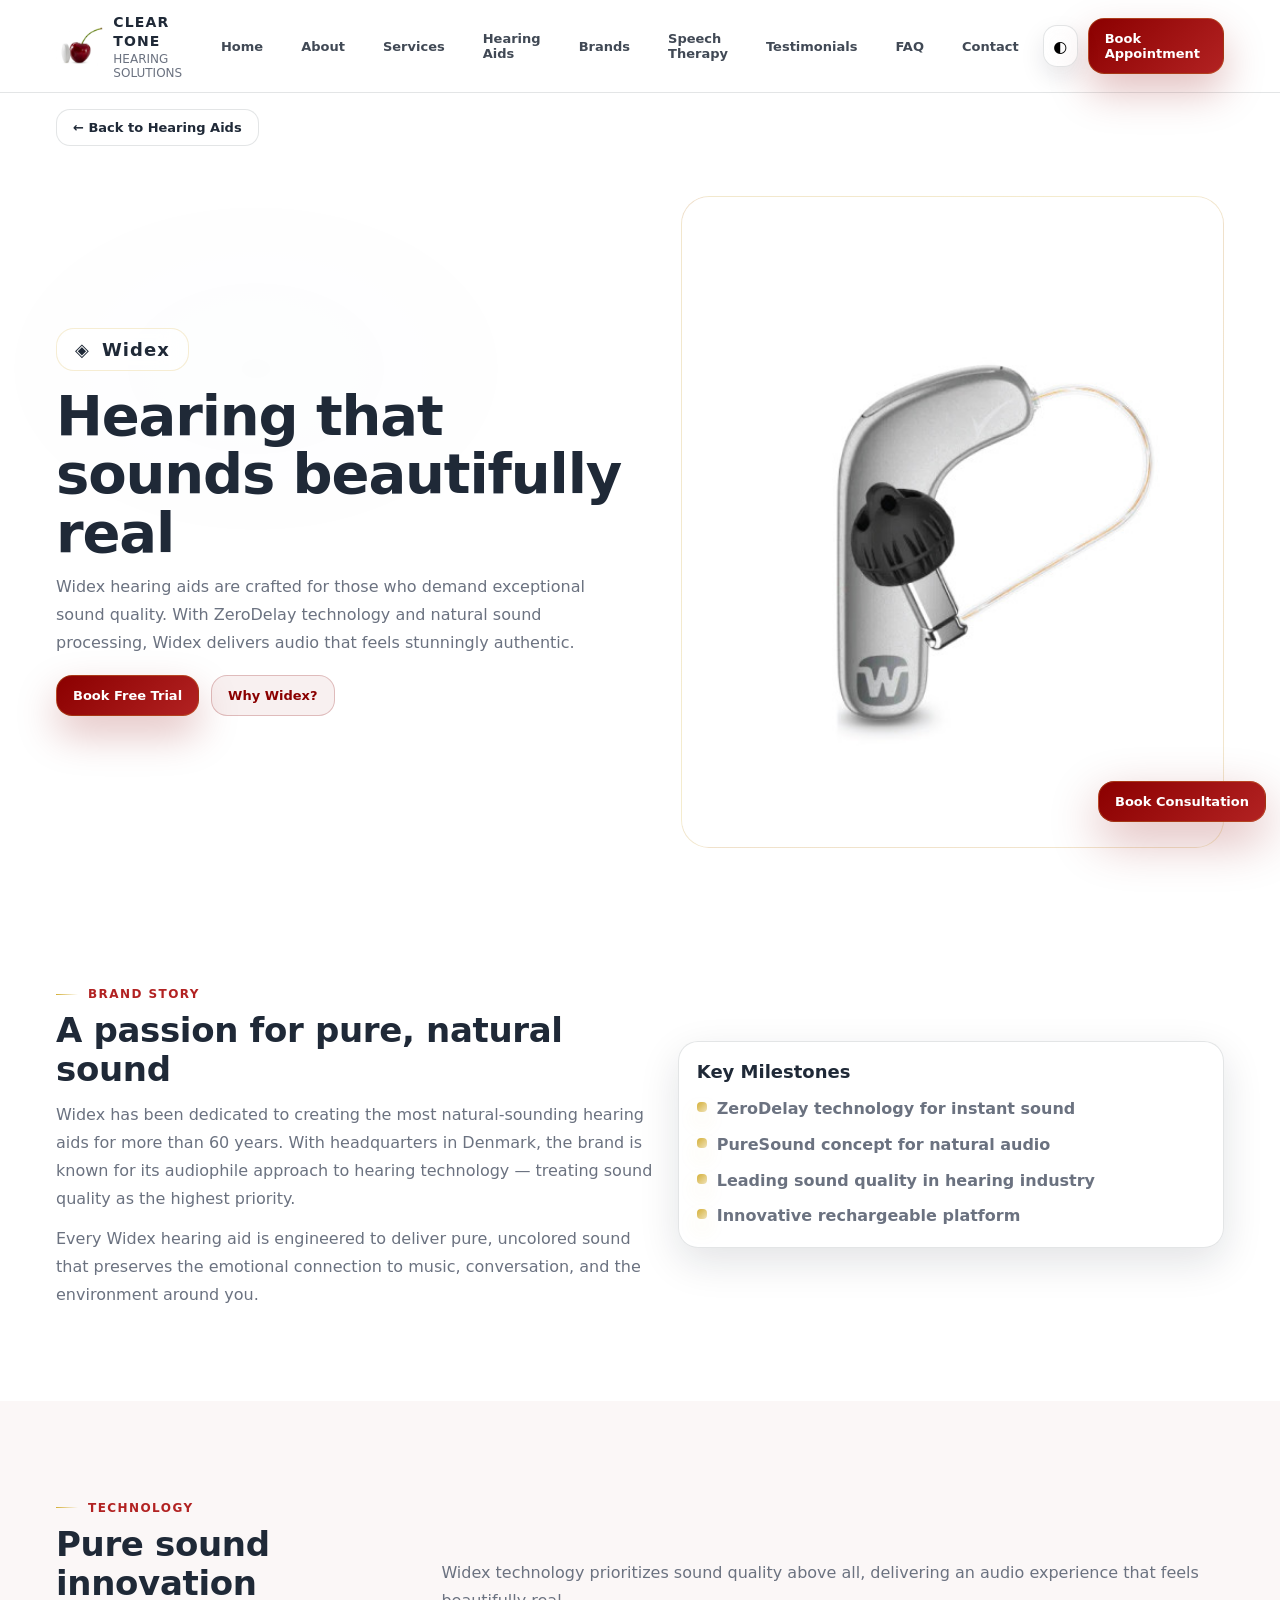
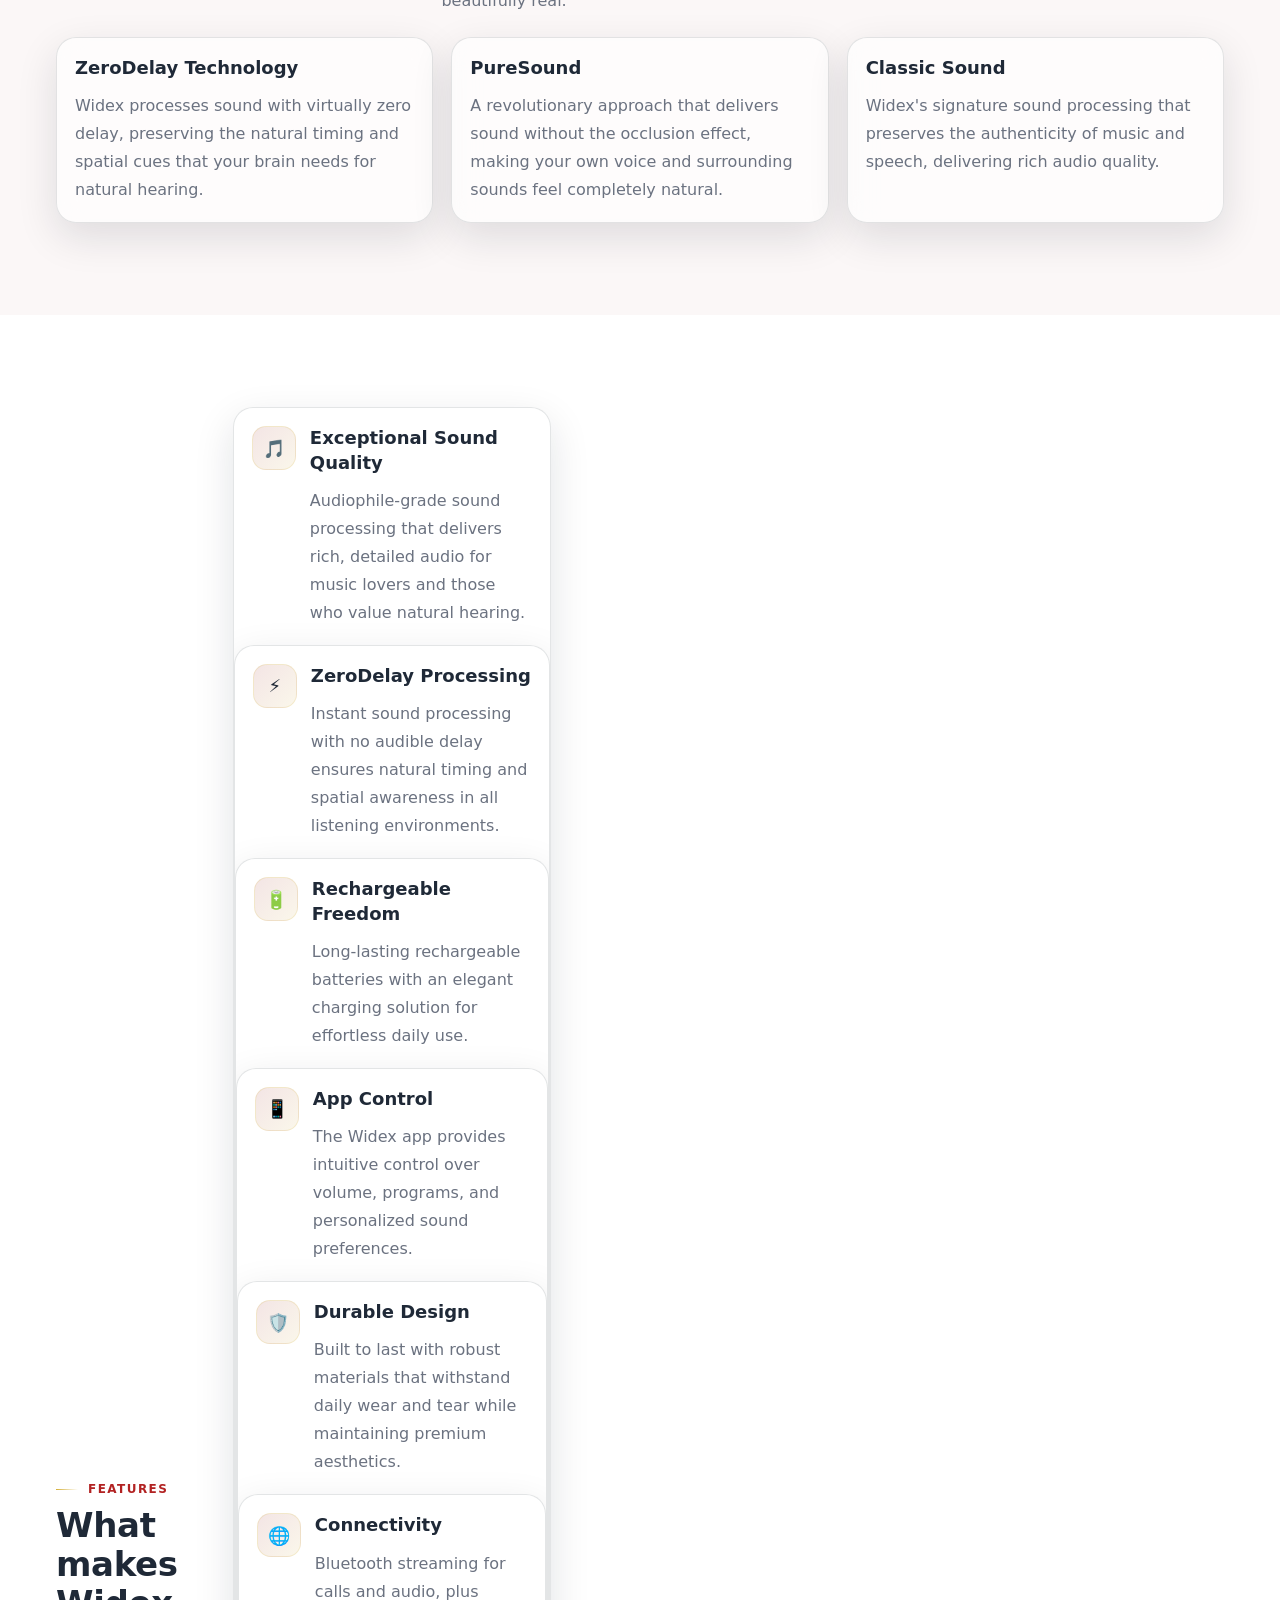
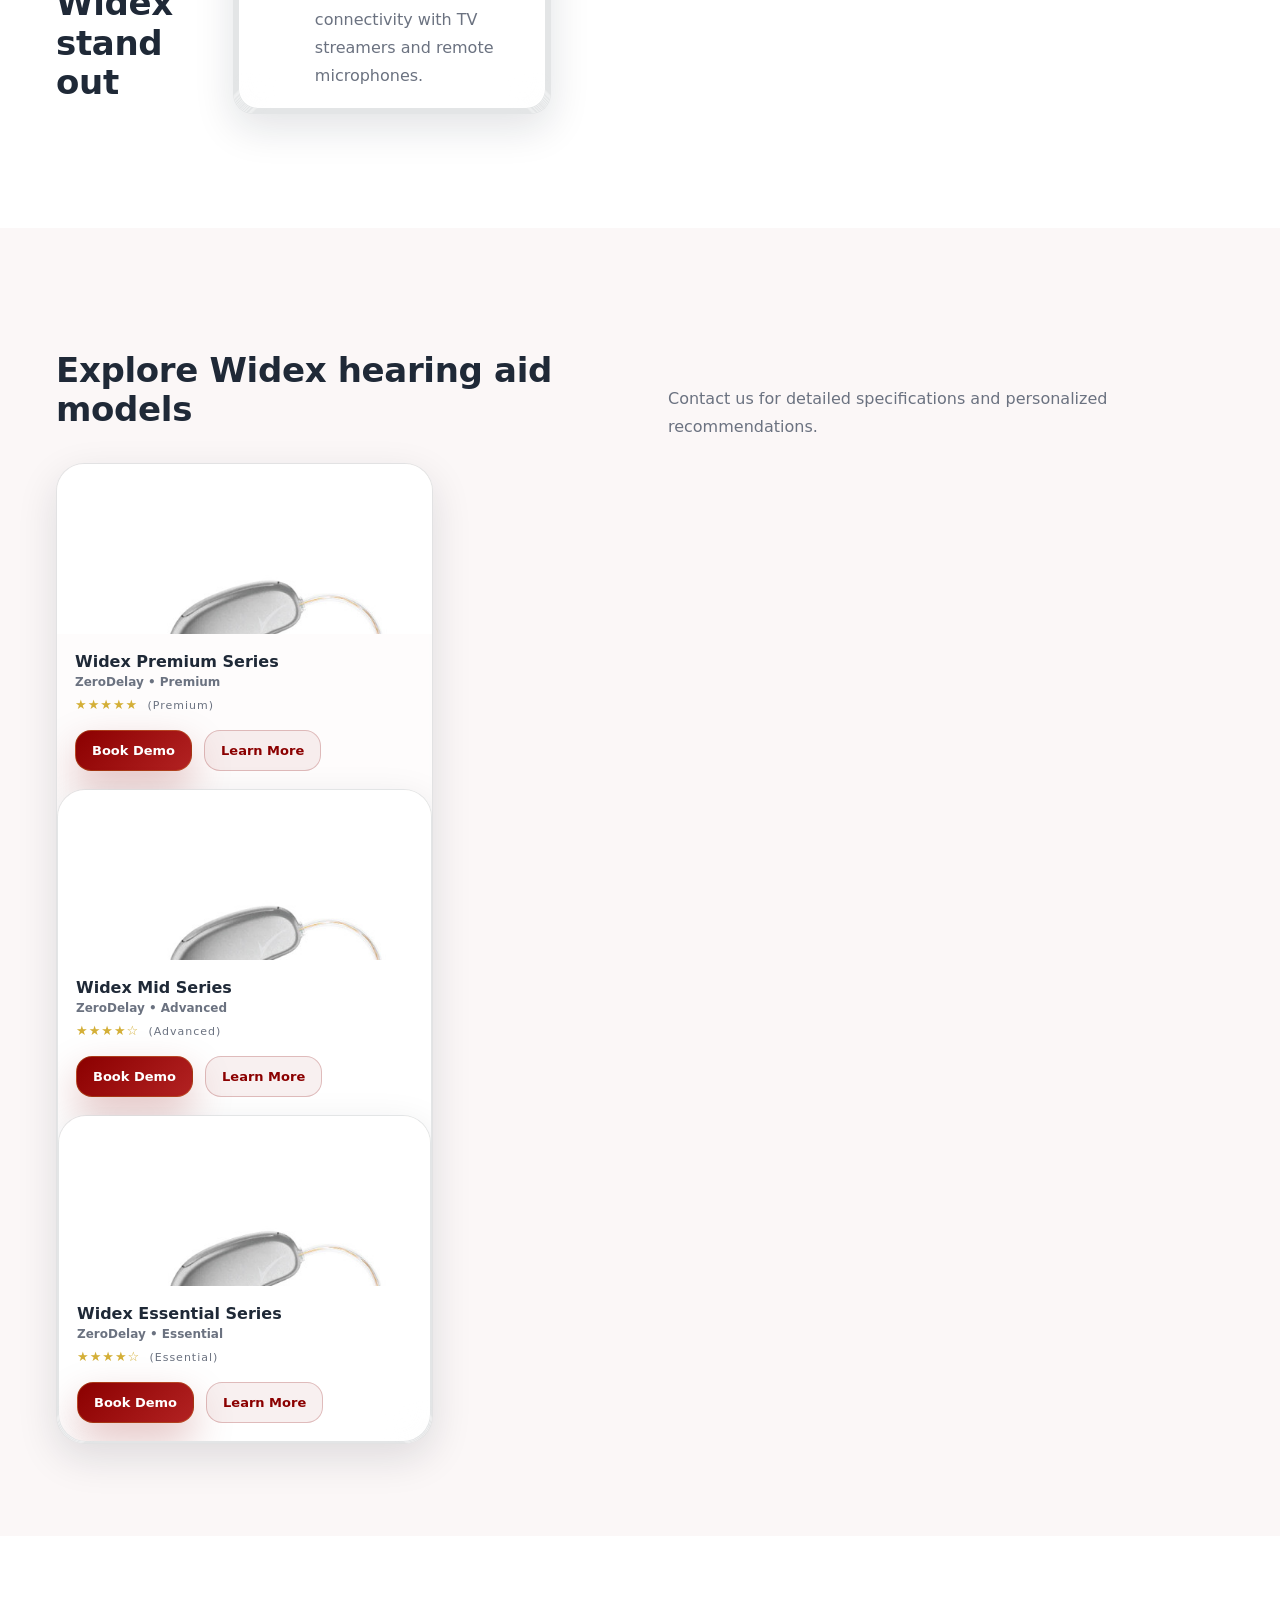
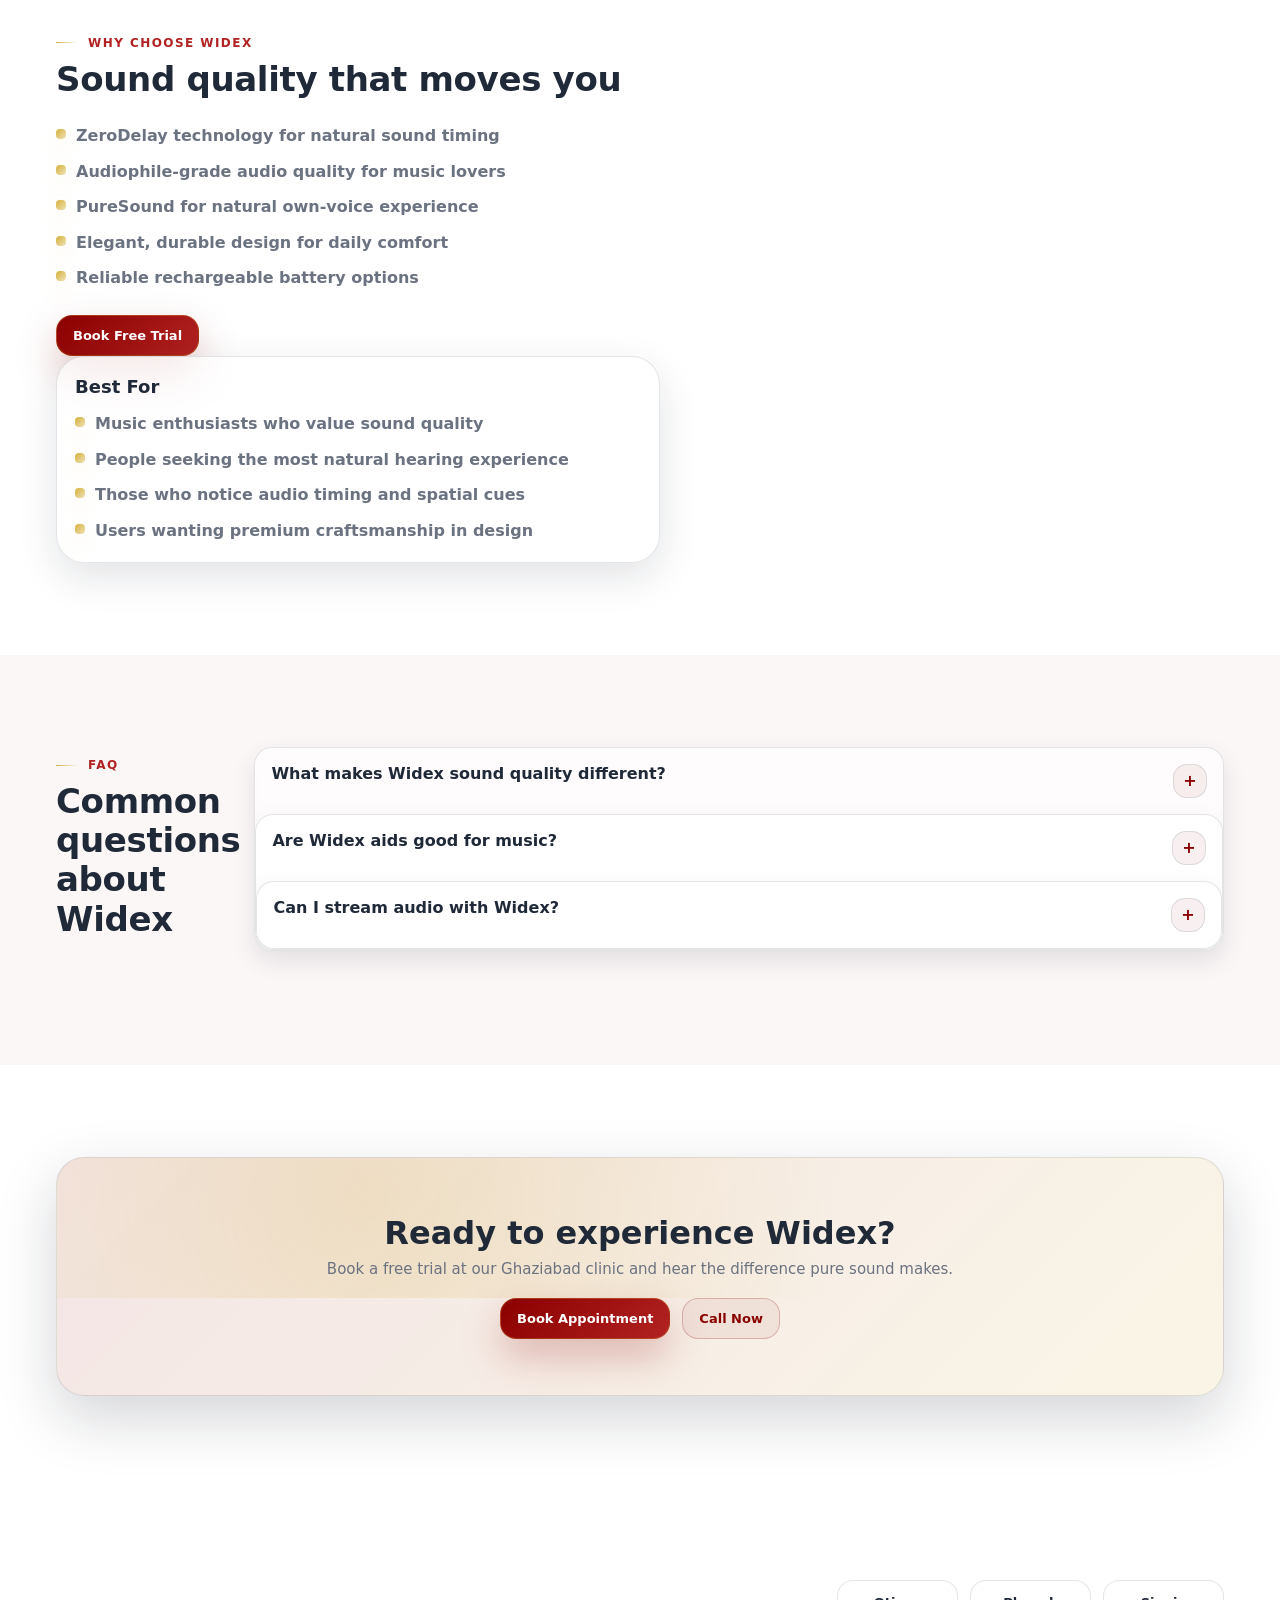
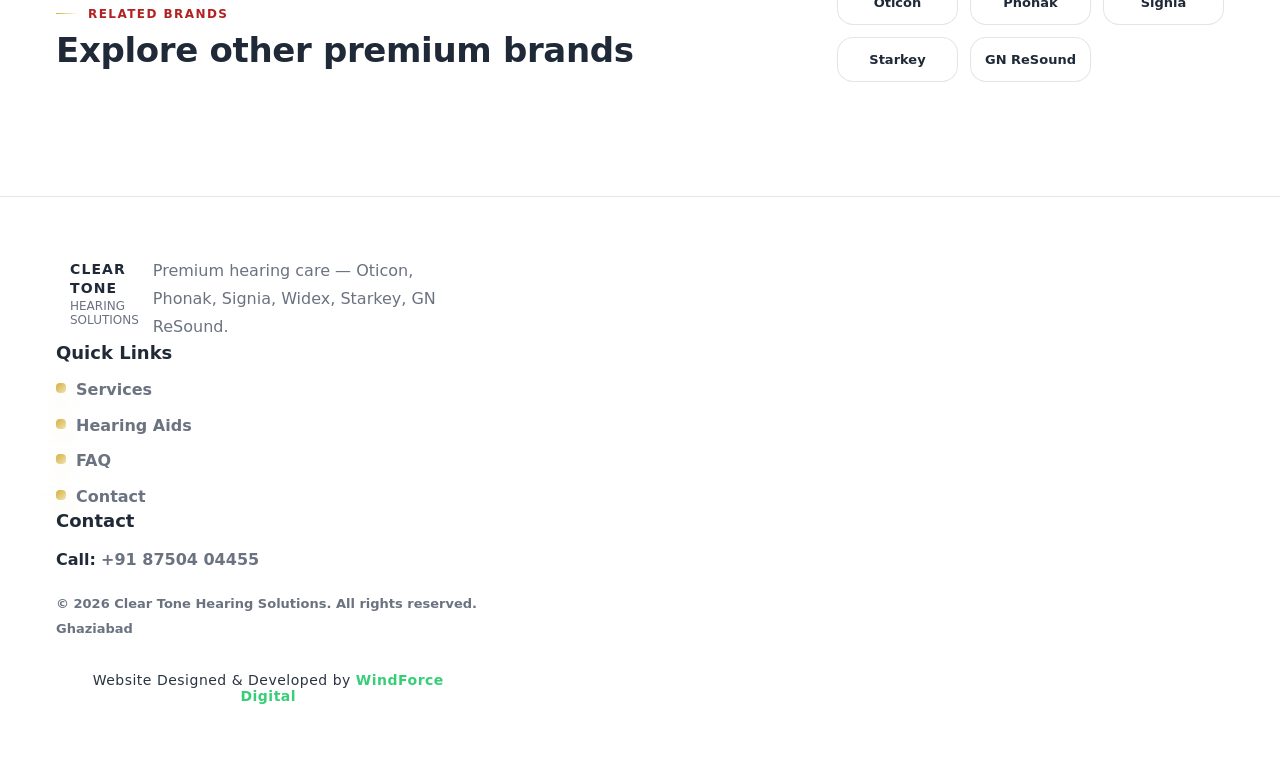
<file: brands/widex.html>
<!doctype html>
<html lang="en">
<head>
  <meta charset="utf-8" />
  <meta name="viewport" content="width=device-width, initial-scale=1" />
  <title>Widex Hearing Aids | Clear Tone Hearing Solutions</title>
  <meta name="description" content="Explore Widex hearing aids at Clear Tone - pure sound with ZeroDelay technology. Book a consultation in Ghaziabad." />
  <meta name="theme-color" content="#8B0000" />
  <link rel="icon" href="../image/clear logo.jpeg" type="image/jpeg" />
  <link rel="canonical" href="https://cleartonehearingsolution.com/brands/widex.html" />
  <meta property="og:title" content="Widex Hearing Aids | Clear Tone Hearing Solutions" />
  <meta property="og:description" content="Premium Widex hearing solutions with pure sound technology at Clear Tone Hearing Solutions." />
  <meta property="og:url" content="https://cleartonehearingsolution.com/brands/widex.html" />
  <meta property="og:type" content="website" />
  <meta property="og:locale" content="en_US" />
  <meta property="og:image" content="https://cleartonehearingsolution.com/image/clear%20logo.jpeg" />
  <meta property="og:site_name" content="Clear Tone Hearing Solutions" />
  <meta name="robots" content="index, follow" />
  <meta name="twitter:card" content="summary_large_image" />
  <meta name="twitter:title" content="Widex Hearing Aids | Clear Tone Hearing Solutions" />
  <meta name="twitter:description" content="Premium Widex hearing solutions with pure sound technology at Clear Tone Hearing Solutions." />
  <meta name="twitter:image" content="https://cleartonehearingsolution.com/image/clear%20logo.jpeg" />
  <link rel="stylesheet" href="../css/style.css" />
</head>
<body>
  <div id="cths-loader" class="loader" role="status" aria-live="polite"><div class="spinner" aria-hidden="true"></div><span class="p" style="margin-top:14px; font-weight:900; color:var(--muted)">Preparing your premium experience…</span></div>
  <div id="cths-progress" class="progress" aria-hidden="true"></div>

  <header class="navbar">
    <div class="container">
      <div class="nav-inner">
        <a class="brand" href="../index.html">
          <img src="../image/clear logo.jpeg" alt="Clear Tone Hearing Solutions Logo" class="site-logo">
          <div class="brand-text"><strong>CLEAR TONE</strong><span>HEARING SOLUTIONS</span></div></a>
        <nav class="nav-links" aria-label="Primary">
          <a class="nav-link" href="../index.html">Home</a>
          <a class="nav-link" href="../about.html">About</a>
          <a class="nav-link" href="../services.html">Services</a>
          <a class="nav-link" href="../hearing-aids.html">Hearing Aids</a>
          <a class="nav-link" href="oticon.html">Brands</a>
          <a class="nav-link" href="../speech-therapy.html">Speech Therapy</a>
          <a class="nav-link" href="../testimonials.html">Testimonials</a>
          <a class="nav-link" href="../faq.html">FAQ</a>
          <a class="nav-link" href="../contact.html">Contact</a>
        </nav>
        <div class="nav-actions">
          <button id="cths-theme-toggle" class="icon-btn" type="button" aria-label="Toggle dark mode"><span aria-hidden="true">◐</span></button>
          <button class="icon-btn burger" id="cths-burger" type="button" aria-label="Open menu"><span aria-hidden="true">☰</span></button>
          <a class="primary-btn" href="#" data-appointment="open">Book Appointment</a>
        </div>
    </div>
    <div id="cths-drawer" class="drawer" aria-hidden="true">
      <div class="drawer-back" aria-hidden="true"></div>
      <div class="drawer-panel">
        <div style="display:flex; justify-content:space-between; align-items:center; gap:12px"><div class="brand" aria-hidden="true"><span class="logo" style="width:34px; height:34px"></span><div><strong style="font-size:12px">CLEAR TONE</strong><span style="font-size:11px">HEARING SOLUTIONS</span></div><button id="cths-drawer-close" class="icon-btn" type="button" aria-label="Close menu"><span aria-hidden="true">✕</span></button></div>
        <div class="drawer-links">
          <a href="../index.html" class="nav-link">Home</a>
          <a href="../about.html" class="nav-link">About</a>
          <a href="../services.html" class="nav-link">Services</a>
          <a href="../hearing-aids.html" class="nav-link">Hearing Aids</a>
          <a href="oticon.html" class="nav-link">Brands</a>
          <a href="../speech-therapy.html" class="nav-link">Speech Therapy</a>
          <a href="../testimonials.html" class="nav-link">Testimonials</a>
          <a href="../faq.html" class="nav-link">FAQ</a>
          <a href="../contact.html" class="nav-link">Contact</a>
        </div>
    </div>
  </header>

  <main>
    <div class="container" style="padding-top:16px">
      <a href="../hearing-aids.html" class="back-brands">← Back to Hearing Aids</a>
    </div>

    <section class="brand-hero" aria-label="Widex Hero">
      <div class="brand-hero-bg" style="background: radial-gradient(600px 400px at 20% 30%, rgba(0,120,160,.15), transparent 60%), radial-gradient(500px 300px at 80% 70%, rgba(0,80,120,.10), transparent 50%);"></div>
      <div class="container">
        <div class="brand-hero-content">
          <div class="brand-hero-text" data-reveal="up">
            <div class="brand-hero-logo"><span>◈</span> Widex</div>
            <h1 class="h1" style="margin-top:0">Hearing that sounds beautifully real</h1>
            <p class="p" style="max-width:55ch">Widex hearing aids are crafted for those who demand exceptional sound quality. With ZeroDelay technology and natural sound processing, Widex delivers audio that feels stunningly authentic.</p>
            <div class="hero-cta">
              <a class="primary-btn" href="#" data-appointment="open">Book Free Trial</a>
              <a class="secondary-btn" href="#why-choose">Why Widex?</a>
            </div>
          </div>
          <div class="brand-hero-media" data-reveal="zoom">
            <img src="../images/widex-smartric.jpg" alt="Widex SmartRIC Rechargeable Hearing Aid" loading="lazy" style="width:100%;height:100%;object-fit:contain;">
          </div>
        </div>
    </section>

    <section class="section section--tight" aria-label="Brand Story">
      <div class="container">
        <div class="split">
          <div data-reveal="up">
            <div class="kicker">Brand Story</div>
            <h2 class="h2">A passion for pure, natural sound</h2>
            <p class="p mt12">Widex has been dedicated to creating the most natural-sounding hearing aids for more than 60 years. With headquarters in Denmark, the brand is known for its audiophile approach to hearing technology — treating sound quality as the highest priority.</p>
            <p class="p mt12">Every Widex hearing aid is engineered to deliver pure, uncolored sound that preserves the emotional connection to music, conversation, and the environment around you.</p>
          </div>
          <div class="card card-inner" data-reveal="zoom">
            <h3 class="h3">Key Milestones</h3>
            <ul class="bullets" style="margin-top:12px">
              <li>ZeroDelay technology for instant sound</li>
              <li>PureSound concept for natural audio</li>
              <li>Leading sound quality in hearing industry</li>
              <li>Innovative rechargeable platform</li>
            </ul>
          </div>
      </div>
    </section>

    <section class="section section--tight" aria-label="Technology" style="background: rgba(139,0,0,.03);">
      <div class="container">
        <div class="section-head">
          <div>
            <div class="kicker" data-reveal="left">Technology</div>
            <h2 class="h2" data-reveal="up">Pure sound innovation</h2>
          </div>
          <p class="p" data-reveal="right">Widex technology prioritizes sound quality above all, delivering an audio experience that feels beautifully real.</p>
        </div>
        <div class="grid-3">
          <article class="card hover-lift" data-reveal="zoom"><div class="card-inner"><h3 class="h3">ZeroDelay Technology</h3><p class="p mt12">Widex processes sound with virtually zero delay, preserving the natural timing and spatial cues that your brain needs for natural hearing.</p></div></article>
          <article class="card hover-lift" data-reveal="zoom"><div class="card-inner"><h3 class="h3">PureSound</h3><p class="p mt12">A revolutionary approach that delivers sound without the occlusion effect, making your own voice and surrounding sounds feel completely natural.</p></div></article>
          <article class="card hover-lift" data-reveal="zoom"><div class="card-inner"><h3 class="h3">Classic Sound</h3><p class="p mt12">Widex's signature sound processing that preserves the authenticity of music and speech, delivering rich audio quality.</p></div></article>
        </div>
    </section>

    <section class="section section--tight" aria-label="Key Features">
      <div class="container">
        <div class="section-head">
          <div>
            <div class="kicker" data-reveal="left">Features</div>
            <h2 class="h2" data-reveal="up">What makes Widex stand out</h2>
          </div>
        <div class="grid-3">
          <div class="card" data-reveal="zoom"><div class="card-inner" style="display:flex; gap:14px; align-items:flex-start"><div class="brand-feat-icon">🎵</div><div><h3 class="h3">Exceptional Sound Quality</h3><p class="p mt12">Audiophile-grade sound processing that delivers rich, detailed audio for music lovers and those who value natural hearing.</p></div></div>
          <div class="card" data-reveal="zoom"><div class="card-inner" style="display:flex; gap:14px; align-items:flex-start"><div class="brand-feat-icon">⚡</div><div><h3 class="h3">ZeroDelay Processing</h3><p class="p mt12">Instant sound processing with no audible delay ensures natural timing and spatial awareness in all listening environments.</p></div></div>
          <div class="card" data-reveal="zoom"><div class="card-inner" style="display:flex; gap:14px; align-items:flex-start"><div class="brand-feat-icon">🔋</div><div><h3 class="h3">Rechargeable Freedom</h3><p class="p mt12">Long-lasting rechargeable batteries with an elegant charging solution for effortless daily use.</p></div></div>
          <div class="card" data-reveal="zoom"><div class="card-inner" style="display:flex; gap:14px; align-items:flex-start"><div class="brand-feat-icon">📱</div><div><h3 class="h3">App Control</h3><p class="p mt12">The Widex app provides intuitive control over volume, programs, and personalized sound preferences.</p></div></div>
          <div class="card" data-reveal="zoom"><div class="card-inner" style="display:flex; gap:14px; align-items:flex-start"><div class="brand-feat-icon">🛡️</div><div><h3 class="h3">Durable Design</h3><p class="p mt12">Built to last with robust materials that withstand daily wear and tear while maintaining premium aesthetics.</p></div></div>
          <div class="card" data-reveal="zoom"><div class="card-inner" style="display:flex; gap:14px; align-items:flex-start"><div class="brand-feat-icon">🌐</div><div><h3 class="h3">Connectivity</h3><p class="p mt12">Bluetooth streaming for calls and audio, plus connectivity with TV streamers and remote microphones.</p></div></div>
      </div>
    </section>

    <section class="section section--tight" aria-label="Popular Models" style="background: rgba(139,0,0,.03);">
      <div class="container">
        <div class="section-head">
          <div>
            <div class="kicker" data-reveal="left">Popular Models</div>
            <h2 class="h2" data-reveal="up">Explore Widex hearing aid models</h2>
          </div>
          <p class="p" data-reveal="right">Contact us for detailed specifications and personalized recommendations.</p>
        </div>
        <div class="grid-3">
          <div class="prod-card" data-reveal="zoom"><div class="prod-img"><img src="../images/widex-smartric.jpg" alt="Widex Hearing Aid" loading="lazy" style="width:100%;height:100%;object-fit:contain;"></div><div class="prod-body"><h3>Widex Premium Series</h3><div class="prod-tech">ZeroDelay • Premium</div><div class="prod-rating">★★★★★ <span>(Premium)</span></div><div class="hero-cta"><a class="primary-btn" href="#" data-appointment="open">Book Demo</a><a class="secondary-btn" href="#" data-appointment="open">Learn More</a></div></div>
          <div class="prod-card" data-reveal="zoom"><div class="prod-img"><img src="../images/widex-smartric.jpg" alt="Widex Hearing Aid" loading="lazy" style="width:100%;height:100%;object-fit:contain;"></div><div class="prod-body"><h3>Widex Mid Series</h3><div class="prod-tech">ZeroDelay • Advanced</div><div class="prod-rating">★★★★☆ <span>(Advanced)</span></div><div class="hero-cta"><a class="primary-btn" href="#" data-appointment="open">Book Demo</a><a class="secondary-btn" href="#" data-appointment="open">Learn More</a></div></div>
          <div class="prod-card" data-reveal="zoom"><div class="prod-img"><img src="../images/widex-smartric.jpg" alt="Widex Hearing Aid" loading="lazy" style="width:100%;height:100%;object-fit:contain;"></div><div class="prod-body"><h3>Widex Essential Series</h3><div class="prod-tech">ZeroDelay • Essential</div><div class="prod-rating">★★★★☆ <span>(Essential)</span></div><div class="hero-cta"><a class="primary-btn" href="#" data-appointment="open">Book Demo</a><a class="secondary-btn" href="#" data-appointment="open">Learn More</a></div></div>
      </div>
    </section>

    <section class="section section--tight" id="why-choose">
      <div class="container">
        <div class="split">
          <div data-reveal="up">
            <div class="kicker">Why Choose Widex</div>
            <h2 class="h2">Sound quality that moves you</h2>
            <ul class="bullets mt24">
              <li>ZeroDelay technology for natural sound timing</li>
              <li>Audiophile-grade audio quality for music lovers</li>
              <li>PureSound for natural own-voice experience</li>
              <li>Elegant, durable design for daily comfort</li>
              <li>Reliable rechargeable battery options</li>
            </ul>
            <div class="hero-cta mt24">
              <a class="primary-btn" href="#" data-appointment="open">Book Free Trial</a>
            </div>
          <div data-reveal="zoom">
            <div class="card card-inner" style="border-radius:var(--radius-xl)">
              <h3 class="h3">Best For</h3>
              <ul class="bullets mt12">
                <li>Music enthusiasts who value sound quality</li>
                <li>People seeking the most natural hearing experience</li>
                <li>Those who notice audio timing and spatial cues</li>
                <li>Users wanting premium craftsmanship in design</li>
              </ul>
            </div>
        </div>
    </section>

    <section class="section section--tight" aria-label="FAQ" style="background: rgba(139,0,0,.03);">
      <div class="container">
        <div class="section-head">
          <div>
            <div class="kicker" data-reveal="left">FAQ</div>
            <h2 class="h2" data-reveal="up">Common questions about Widex</h2>
          </div>
        <div class="accordion" data-reveal="up">
          <div class="acc-item" data-open="false">
            <button class="acc-btn" type="button"><span>What makes Widex sound quality different?</span><span class="plus">+</span></button>
            <div class="acc-panel" style="max-height:0"><div class="acc-content">Widex is renowned for its commitment to sound quality. Unlike many hearing aids that prioritize raw amplification, Widex focuses on delivering natural, uncolored sound with ZeroDelay processing. This means audio reaches your ear without any perceptible delay, preserving the natural timing and spatial cues essential for authentic hearing.</div>
          </div>
          <div class="acc-item" data-open="false">
            <button class="acc-btn" type="button"><span>Are Widex aids good for music?</span><span class="plus">+</span></button>
            <div class="acc-panel" style="max-height:0"><div class="acc-content">Yes, Widex hearing aids are considered among the best for music listening. Their wide frequency range and natural sound processing preserve the richness and detail of music, making them a preferred choice for musicians and audiophiles who wear hearing aids.</div>
          </div>
          <div class="acc-item" data-open="false">
            <button class="acc-btn" type="button"><span>Can I stream audio with Widex?</span><span class="plus">+</span></button>
            <div class="acc-panel" style="max-height:0"><div class="acc-content">Yes, Widex offers Bluetooth connectivity for direct streaming from smartphones, tablets, and other devices. You can enjoy hands-free calls, music, and audio from TV streamers with exceptional sound quality.</div>
          </div>
      </div>
    </section>

    <section class="section section--tight">
      <div class="container">
        <div class="cta-banner" data-reveal="up">
          <h2>Ready to experience Widex?</h2>
          <p>Book a free trial at our Ghaziabad clinic and hear the difference pure sound makes.</p>
          <div class="cta-banner-btns">
            <a class="primary-btn" href="#" data-appointment="open">Book Appointment</a>
            <a class="secondary-btn" href="tel:+918750404455">Call Now</a>
          </div>
      </div>
    </section>

    <section class="section section--tight">
      <div class="container">
        <div class="section-head">
          <div>
            <div class="kicker" data-reveal="left">Related Brands</div>
            <h2 class="h2" data-reveal="up">Explore other premium brands</h2>
          </div>
        <div class="related-brands" data-reveal="up">
          <a href="oticon.html" class="related-brand-item">Oticon</a>
          <a href="phonak.html" class="related-brand-item">Phonak</a>
          <a href="signia.html" class="related-brand-item">Signia</a>
          <a href="starkey.html" class="related-brand-item">Starkey</a>
          <a href="resound.html" class="related-brand-item">GN ReSound</a>
        </div>
    </section>
  </main>

  <div class="sticky-consult">
    <a class="primary-btn" href="#" data-appointment="open" aria-label="Quick consultation booking">Book Consultation</a>
  </div>

  <footer class="footer" aria-label="Footer">
    <div class="container">
      <div class="footer-grid">
        <div><div class="brand" style="gap:14px"><span class="logo" aria-hidden="true"></span><div><strong>CLEAR TONE</strong><span>HEARING SOLUTIONS</span></div><p class="p mt12">Premium hearing care — Oticon, Phonak, Signia, Widex, Starkey, GN ReSound.</p></div>
        <div><h3 class="h3">Quick Links</h3><div class="bullets" style="margin-top:12px"><li><a href="../services.html">Services</a></li><li><a href="../hearing-aids.html">Hearing Aids</a></li><li><a href="../faq.html">FAQ</a></li><li><a href="../contact.html">Contact</a></li></div>
        <div><h3 class="h3">Contact</h3><p class="p mt12"><strong style="color:var(--text)">Call:</strong> <a href="tel:+918750404455">+91 87504 04455</a></p></div>
      <div class="footer-bot"><span>© <span id="cths-year"></span> Clear Tone Hearing Solutions. All rights reserved.</span>          <span>Ghaziabad</span></div>
      <div class="developer-credit"><p>Website Designed & Developed by <a href="https://windforcedigital.com" target="_blank" rel="noopener"><strong>WindForce Digital</strong></a></p></div>
  </footer>

  <div id="cths-modal-backdrop" class="modal-backdrop" aria-hidden="true"></div>
  <div id="cths-modal" class="modal" aria-hidden="true" role="dialog" aria-modal="true" aria-label="Book appointment">
    <div class="modal-head"><div><div class="kicker">Appointment</div><div class="modal-title" style="font-size:18px">Request a Premium Consultation</div><button class="modal-close" type="button" aria-label="Close" data-modal-close="true"><span aria-hidden="true">✕</span></button></div>
    <div class="modal-body">
      <form id="cths-appointment-form" class="form" action="#" method="post">
        <div class="modal-cols"><div class="field"><label for="cths-field-name">Full Name</label><input id="cths-field-name" name="name" type="text" required placeholder="Your name" /></div><div class="field"><label for="cths-field-phone">Phone</label><input id="cths-field-phone" name="phone" type="tel" required placeholder="Mobile number" inputmode="tel" /></div>
        <div class="modal-cols mt12"><div class="field"><label for="cths-field-location">Preferred Location</label><select id="cths-field-location" name="location" required><option value="ghaziabad">Ghaziabad Branch</option></select></div><div class="field"><label for="cths-field-service">Service Interested</label><select id="cths-field-service" name="service" required><option value="hearing">Hearing Assessment</option><option value="hearing-aid">Hearing Aid</option><option value="speech">Speech Therapy</option><option value="repair">Repair & Maintenance</option></select></div>
        <div class="field mt12"><label for="cths-field-message">Brief Details (Optional)</label><textarea id="cths-field-message" name="message" placeholder="Tell us what you're experiencing…"></textarea></div>
        <div class="hero-cta mt18" style="justify-content:flex-end"><button id="cths-appointment-submit" class="primary-btn" type="submit">Submit Request</button></div>
        <p id="cths-appointment-status" class="p" style="margin-top:10px; font-weight:800; color:var(--muted)"></p>
      </form>
    </div>

  <div class="floating" aria-label="Quick actions">
    <a class="float-btn float-btn--wa" href="https://wa.me/918750404455" target="_blank" rel="noopener" aria-label="Chat on WhatsApp" title="Chat on WhatsApp">
      <svg class="float-icon" viewBox="0 0 32 32" aria-hidden="true"><path fill="currentColor" d="M19.11 18.35c-.14-.07-.83-.41-1.52-.68-.63-.25-.98-.38-1.12-.18-.13.18-.26.41-.4.56-.14.16-.3.18-.56.07-.26-.11-1.1-.41-2.09-1.28-.77-.68-1.29-1.52-1.43-1.78-.14-.26-.02-.39.1-.52.11-.12.26-.3.39-.45.12-.14.16-.26.24-.43.07-.17.03-.32-.02-.43-.05-.11-.64-1.55-.88-2.12-.24-.57-.47-.49-.64-.5-.17-.02-.35-.02-.53-.02-.18 0-.47.07-.72.34-.25.27-.95.93-.95 2.27 0 1.34.97 2.63 1.1 2.81.13.18 1.9 2.87 4.59 4.02.64.28 1.14.44 1.53.56.64.2 1.22.17 1.67.1.51-.08.83-.38.97-.75.14-.37.14-.69.1-.76-.04-.07-.17-.12-.3-.19z"/><path fill="currentColor" d="M16 3C8.83 3 3 8.83 3 16c0 2.5.73 4.83 1.98 6.8L4 29l6.34-1.95A12.93 12.93 0 0 0 16 29c7.17 0 13-5.83 13-13S23.17 3 16 3zm0 23.1a11.02 11.02 0 0 1-5.66-1.56l-.41-.24-3.87 1.19 1.23-3.77-.27-.43A11.06 11.06 0 0 1 4.9 16c0-6.14 4.99-11.13 11.13-11.13S27.16 9.86 27.16 16c0 6.14-4.99 11.13-11.16 11.13z"/></svg>
    </a>
    <a class="float-btn float-btn--call" href="tel:+918750404455" title="Call Now" aria-label="Call Now"><span class="float-icon" aria-hidden="true" style="font-size:22px">📞</span></a>
  </div>
  <button id="cths-backtop" class="backtop float-btn" type="button" aria-label="Back to top"><span aria-hidden="true">↑</span></button>

  <script>document.getElementById('cths-year').textContent = new Date().getFullYear();</script>
  <script src="../js/main.js" defer></script>

  <script type="application/ld+json">{"@context":"https://schema.org","@type":"BreadcrumbList","itemListElement":[{"@type":"ListItem","position":1,"name":"Home","item":"https://www.cleartonehearing.com/"},{"@type":"ListItem","position":2,"name":"Hearing Aids","item":"https://www.cleartonehearing.com/hearing-aids.html"},{"@type":"ListItem","position":3,"name":"Widex","item":"https://www.cleartonehearing.com/brands/widex.html"}]}</script>
  <script type="application/ld+json">{"@context":"https://schema.org","@type":"MedicalOrganization","name":"CLEAR TONE HEARING SOLUTIONS","telephone":"+919999999999","address":{"@type":"PostalAddress","addressCountry":"IN"}}</script>
</body>
</html>
</file>
<file: css/style.css>
/* CLEAR TONE HEARING SOLUTIONS — Premium UI System
   Pure CSS3, mobile-first, glassmorphism, luxury healthcare branding
*/

:root{
  --primary:#8B0000;
  --secondary:#B22222;
  --accent:#D4AF37;
  --bg:#FFFFFF;
  --text:#1F2937;

  --muted:#6B7280;
  --card: rgba(255,255,255,.62);
  --card2: rgba(255,255,255,.42);
  --stroke: rgba(31,41,55,.12);

  --shadow-lg: 0 22px 60px rgba(17,24,39,.18);
  --shadow-md: 0 14px 40px rgba(17,24,39,.12);
  --shadow-sm: 0 10px 24px rgba(17,24,39,.10);

  --radius-xl: 28px;
  --radius-lg: 20px;
  --radius-md: 14px;
  --radius-sm: 12px;

  --max: 1200px;

  --focus: 0 0 0 4px rgba(212,175,55,.35);
  --focus2: 0 0 0 4px rgba(139,0,0,.22);

  --grad-hero: radial-gradient(1000px 500px at 15% 0%, rgba(139,0,0,.18), transparent 55%),
               radial-gradient(900px 600px at 85% 10%, rgba(212,175,55,.18), transparent 50%),
               linear-gradient(180deg, rgba(178,34,34,.06), rgba(255,255,255,0));

  --grad-accent: linear-gradient(120deg, rgba(139,0,0,1) 0%, rgba(178,34,34,1) 45%, rgba(212,175,55,1) 100%);

  --glass: blur(14px);
}

[data-theme="dark"]{
  --bg:#070A12;
  --text:#E5E7EB;
  --muted:#9CA3AF;

  --card: rgba(12,17,33,.55);
  --card2: rgba(12,17,33,.35);
  --stroke: rgba(229,231,235,.12);

  --shadow-lg: 0 22px 60px rgba(0,0,0,.45);
  --shadow-md: 0 14px 40px rgba(0,0,0,.35);
  --shadow-sm: 0 10px 24px rgba(0,0,0,.28);

  --grad-hero: radial-gradient(1000px 500px at 15% 0%, rgba(139,0,0,.30), transparent 55%),
               radial-gradient(900px 600px at 85% 10%, rgba(212,175,55,.20), transparent 52%),
               linear-gradient(180deg, rgba(212,175,55,.08), rgba(7,10,18,0));
}

*{box-sizing:border-box}
html{scroll-behavior:smooth}
body{margin:0; font-family: ui-sans-serif, system-ui, -apple-system, Segoe UI, Roboto, Helvetica, Arial, "Apple Color Emoji","Segoe UI Emoji"; background:var(--bg); color:var(--text)}
a{color:inherit; text-decoration:none}
img{max-width:100%; display:block}
button, input, select, textarea{font:inherit}

/* Accessibility */
:focus-visible{outline:none; box-shadow: var(--focus)}

/* Layout */
.container{width:100%; max-width:var(--max); margin:0 auto; padding:0 16px}
.section{padding:72px 0}
.section--tight{padding:56px 0}

/* Type Scale */
.kicker{display:inline-flex; align-items:center; gap:10px; color:var(--secondary); font-weight:700; letter-spacing:.12em; text-transform:uppercase; font-size:12px}
.kicker:before{content:""; width:22px; height:1px; background:linear-gradient(90deg, var(--accent), rgba(212,175,55,0));}
.h1{font-size:40px; line-height:1.05; letter-spacing:-.02em; margin:14px 0 10px}
.h2{font-size:28px; line-height:1.15; margin:10px 0 12px; letter-spacing:-.01em}
.h3{font-size:18px; line-height:1.35; margin:0}
.p{color:var(--muted); line-height:1.75; margin:0}

@media (min-width: 768px){
  .h1{font-size:56px}
  .section{padding:92px 0}
  .h2{font-size:34px}
}

/* Navbar */
.navbar{
  position:sticky; top:0; z-index:50;
  backdrop-filter: blur(16px);
  background: rgba(255,255,255,.55);
  border-bottom:1px solid var(--stroke);
}
[data-theme="dark"] .navbar{background: rgba(7,10,18,.58)}

.nav-inner{display:flex; align-items:center; justify-content:space-between; gap:14px; padding:12px 0}
.brand{display:flex; align-items:center; gap:10px; min-width:0}
.brand .site-logo{flex:0 0 auto}
.brand .brand-text{min-width:0}

.logo{display:none}

.site-logo{
  height:48px;
  width:auto;
  object-fit:contain;
  display:block;
  transition:all .3s ease;
}

.site-logo:hover{
  transform:scale(1.05);
}

@media (max-width:768px){
  .site-logo{height:38px}
}

.brand strong{font-size:14px; letter-spacing:.08em}
.brand span{display:block; font-size:12px; color:var(--muted); margin-top:2px}


.nav-links{display:none}
@media (min-width: 920px){
  .nav-links{display:flex; gap:18px; align-items:center}
}

.nav-link{
  font-weight:650; font-size:13px; color:var(--text);
  opacity:.85; padding:10px 10px; border-radius:12px;
  transition: background .25s ease, transform .25s ease, opacity .25s ease;
}
.nav-link:hover{background: rgba(139,0,0,.08); opacity:1; transform: translateY(-1px)}
.nav-link[aria-current="page"]{background: rgba(212,175,55,.14); opacity:1; border:1px solid rgba(212,175,55,.28)}

.nav-actions{display:flex; gap:10px; align-items:center}

.icon-btn{
  width:42px; height:42px; border-radius:14px;
  border:1px solid var(--stroke);
  background: var(--card2);
  backdrop-filter: var(--glass);
  box-shadow: var(--shadow-sm);
  display:grid; place-items:center;
  transition: transform .2s ease, background .2s ease, border-color .2s ease;
}
.icon-btn:hover{transform: translateY(-2px); border-color: rgba(212,175,55,.35); background: var(--card)}

.primary-btn{
  background: linear-gradient(135deg, rgba(139,0,0,1), rgba(178,34,34,1));
  border:1px solid rgba(212,175,55,.28);
  color:white;
  padding:12px 16px;
  border-radius:16px;
  font-weight:800;
  font-size:13px;
  box-shadow: 0 18px 40px rgba(139,0,0,.25);
  transition: transform .2s ease, filter .2s ease;
}
.primary-btn:hover{transform: translateY(-2px); filter:saturate(1.05)}
.secondary-btn{
  border:1px solid rgba(139,0,0,.22);
  background: rgba(139,0,0,.06);
  color:var(--primary);
  padding:12px 16px;
  border-radius:16px;
  font-weight:800;
  font-size:13px;
  transition: transform .2s ease, background .2s ease;
}
.secondary-btn:hover{transform: translateY(-2px); background: rgba(139,0,0,.09)}

/* Hero */
.hero{
  padding:34px 0 22px;
  background: var(--grad-hero);
  position:relative;
  overflow:hidden;
}
.hero:before{
  content:"";
  position:absolute; inset:-120px -140px auto -140px;
  height:420px;
  background: radial-gradient(circle at 30% 50%, rgba(212,175,55,.22), transparent 60%),
              radial-gradient(circle at 70% 30%, rgba(139,0,0,.20), transparent 62%);
  filter: blur(1px);
  pointer-events:none;
}

.hero-grid{display:grid; grid-template-columns:1fr; gap:22px; align-items:center; position:relative}
@media (min-width: 980px){
  .hero-grid{grid-template-columns: 1.08fr .92fr; gap:34px}
}

.hero-card{
  border-radius: var(--radius-xl);
  border:1px solid var(--stroke);
  background: linear-gradient(180deg, rgba(255,255,255,.68), rgba(255,255,255,.40));
  box-shadow: var(--shadow-lg);
  backdrop-filter: var(--glass);
  overflow:hidden;
}
[data-theme="dark"] .hero-card{background: linear-gradient(180deg, rgba(12,17,33,.70), rgba(12,17,33,.35));}

.hero-copy{padding:22px}
@media (min-width: 768px){.hero-copy{padding:30px}}

.hero-cta{display:flex; flex-wrap:wrap; gap:12px; margin-top:18px}

.hero-badges{display:flex; flex-wrap:wrap; gap:10px; margin-top:18px}
.badge{
  display:inline-flex; align-items:center; gap:10px;
  padding:10px 12px; border-radius:16px;
  border:1px solid var(--stroke);
  background: rgba(255,255,255,.42);
  backdrop-filter: var(--glass);
  font-weight:700; font-size:13px;
}
[data-theme="dark"] .badge{background: rgba(12,17,33,.38)}

.hero-media{padding:18px}
.hero-media .media-wrap{
  border-radius: 22px;
  overflow:hidden;
  border:1px solid rgba(212,175,55,.18);
  background: rgba(139,0,0,.05);
  position:relative;
  min-height:260px;
}
@media (min-width: 980px){.hero-media .media-wrap{min-height:420px}}

.media-wrap:after{
  content:"";
  position:absolute; inset:0;
  background: linear-gradient(180deg, rgba(0,0,0,.0), rgba(0,0,0,.25));
  pointer-events:none;
}

/* Counters */
.stats-grid{display:grid; grid-template-columns: 1fr 1fr; gap:12px; margin-top:18px}
@media (min-width: 540px){.stats-grid{grid-template-columns: repeat(4, 1fr)}}

.stat{
  border-radius:18px;
  padding:14px 14px;
  border:1px solid var(--stroke);
  background: rgba(255,255,255,.48);
  backdrop-filter: var(--glass);
  box-shadow: var(--shadow-sm);
  transition: transform .2s ease, border-color .2s ease;
  position:relative;
  overflow:hidden;
}
[data-theme="dark"] .stat{background: rgba(12,17,33,.40)}
.stat:before{
  content:""; position:absolute; inset:auto -40px -40px auto;
  width:110px; height:110px; border-radius:50%;
  background: radial-gradient(circle at 30% 30%, rgba(212,175,55,.35), transparent 60%);
}
.stat:hover{transform: translateY(-3px); border-color: rgba(212,175,55,.30)}
.stat .num{font-size:22px; font-weight:950; letter-spacing:-.02em}
.stat .lab{font-size:12px; color:var(--muted); margin-top:6px; font-weight:700}

/* Cards / grids */
.grid-2{display:grid; grid-template-columns:1fr; gap:18px}
.grid-3{display:grid; grid-template-columns:1fr; gap:18px}
.grid-4{display:grid; grid-template-columns:1fr; gap:14px}

@media (min-width: 720px){
  .grid-2{grid-template-columns:1fr 1fr}
  .grid-3{grid-template-columns:repeat(2,1fr)}
  .grid-4{grid-template-columns:repeat(2,1fr)}
}
@media (min-width: 980px){
  .grid-3{grid-template-columns:repeat(3,1fr)}
  .grid-4{grid-template-columns:repeat(4,1fr)}
}

.card{
  border-radius: var(--radius-lg);
  border:1px solid var(--stroke);
  background: var(--card);
  backdrop-filter: var(--glass);
  box-shadow: var(--shadow-md);
  overflow:hidden;
}
.card-inner{padding:18px}

/* Sections headings */
.section-head{display:flex; flex-direction:column; gap:10px; margin-bottom:22px}
@media (min-width: 900px){.section-head{flex-direction:row; align-items:flex-end; justify-content:space-between}}

/* Lists */
.bullets{margin:14px 0 0; padding:0; list-style:none; display:grid; gap:10px}
.bullets li{display:flex; gap:10px; align-items:flex-start; color:var(--muted); line-height:1.6; font-weight:650}
.bullets li:before{content:""; width:10px; height:10px; margin-top:6px; border-radius:4px; background: linear-gradient(135deg, var(--accent), rgba(212,175,55,.35)); box-shadow: 0 10px 20px rgba(212,175,55,.18)}

/* Glass split / media */
.split{
  display:grid; grid-template-columns:1fr; gap:18px; align-items:center;
}
@media (min-width: 980px){.split{grid-template-columns: 1.05fr .95fr}}

.media-card{
  border-radius: var(--radius-xl);
  overflow:hidden;
  border:1px solid rgba(212,175,55,.18);
  background: rgba(139,0,0,.05);
  box-shadow: var(--shadow-lg);
  position:relative;
  min-height:320px;
}
.media-card img{width:100%; height:100%; object-fit:cover}
.media-card:after{content:""; position:absolute; inset:0; background: linear-gradient(180deg, rgba(139,0,0,.0), rgba(139,0,0,.18)); pointer-events:none}

/* Parallax */
.parallax{
  position:relative;
  overflow:hidden;
}
.parallax .parallax-bg{
  position:absolute; inset:-40px;
  background-size: cover;
  background-position:center;
  transform: translate3d(0,0,0);
  filter:saturate(1.06) contrast(1.02);
}
.parallax .parallax-overlay{
  position:absolute; inset:0;
  background: radial-gradient(900px 420px at 20% 0%, rgba(212,175,55,.22), transparent 60%),
              radial-gradient(820px 450px at 85% 30%, rgba(139,0,0,.20), transparent 58%),
              linear-gradient(180deg, rgba(255,255,255,.75), rgba(255,255,255,.20));
}
[data-theme="dark"] .parallax .parallax-overlay{background: radial-gradient(900px 420px at 20% 0%, rgba(212,175,55,.18), transparent 60%),
              radial-gradient(820px 450px at 85% 30%, rgba(139,0,0,.24), transparent 58%),
              linear-gradient(180deg, rgba(7,10,18,.72), rgba(7,10,18,.28));}

.parallax .container{position:relative}

/* Tables */
.table{
  width:100%; border-collapse:separate; border-spacing:0;
  overflow:hidden;
  border-radius:20px;
  border:1px solid var(--stroke);
  background: rgba(255,255,255,.35);
  backdrop-filter: var(--glass);
  box-shadow: var(--shadow-md);
}
[data-theme="dark"] .table{background: rgba(12,17,33,.35)}
.table th, .table td{padding:14px 12px; border-bottom:1px solid var(--stroke)}
.table th{text-align:left; color:var(--text); font-weight:900; font-size:13px}
.table td{color:var(--muted); font-weight:650}
.table tr:last-child td{border-bottom:none}

/* FAQ */
.accordion{display:grid; gap:12px}
.acc-item{
  border-radius:18px;
  border:1px solid var(--stroke);
  background: var(--card);
  backdrop-filter: var(--glass);
  box-shadow: var(--shadow-sm);
  overflow:hidden;
}
.acc-btn{
  width:100%; text-align:left;
  padding:16px 16px;
  border:none; background:transparent; color:var(--text);
  font-weight:900; display:flex; justify-content:space-between; gap:12px; cursor:pointer;
}
.acc-btn .plus{width:34px; height:34px; border-radius:14px; border:1px solid var(--stroke); display:grid; place-items:center; color:var(--primary); background:rgba(139,0,0,.06)}
.acc-panel{max-height:0; overflow:hidden; transition:max-height .35s ease}
.acc-content{padding:0 16px 0; color:var(--muted); line-height:1.7; font-weight:650}

/* Testimonials carousel */
.carousel{position:relative}
.carousel-track{display:grid; gap:12px; grid-auto-flow: column; grid-auto-columns: 100%; overflow:hidden; scroll-behavior:smooth}
@media (min-width: 900px){.carousel-track{grid-auto-columns: 50%}}

.test-card{border-radius:22px; border:1px solid var(--stroke); background: var(--card); backdrop-filter: var(--glass); box-shadow: var(--shadow-md); overflow:hidden}
.test-inner{padding:18px}
.stars{color: var(--accent); letter-spacing:2px; font-weight:900}

.carousel-controls{display:flex; gap:10px; margin-top:14px; justify-content:center}

/* Forms */
.form{
  display:grid; gap:12px;
}
.field{display:grid; gap:8px}
label{font-weight:900; font-size:13px}
input, select, textarea{
  border-radius:16px;
  border:1px solid var(--stroke);
  background: rgba(255,255,255,.45);
  backdrop-filter: var(--glass);
  padding:12px 14px;
  color:var(--text);
  box-shadow: inset 0 1px 0 rgba(255,255,255,.4);
}
[data-theme="dark"] input, [data-theme="dark"] select, [data-theme="dark"] textarea{background: rgba(12,17,33,.35)}
textarea{min-height:110px; resize:vertical}
.form .row{display:grid; grid-template-columns:1fr; gap:12px}
@media(min-width: 720px){.form .row{grid-template-columns:1fr 1fr}}

/* Footer */
.footer{
  padding:48px 0;
  border-top:1px solid var(--stroke);
  background: linear-gradient(180deg, rgba(255,255,255,.7), rgba(255,255,255,1));
}

/* Developer Credit */
.developer-credit{
    text-align:center;
    padding:15px 10px;
    margin-top:20px;
    border-top:1px solid rgba(255,255,255,0.15);
    font-size:14px;
    letter-spacing:0.5px;
}

.developer-credit strong{
    color:#2ecc71;
    font-weight:700;
    transition:all .3s ease;
}
.developer-credit strong:hover{
    color:#100e0e;
}

.developer-credit p{
    margin:0;
    opacity:0.95;
}

@media (max-width: 520px){
  .developer-credit{
    padding:12px 10px;
    margin-top:16px;
    font-size:13px;
    letter-spacing:0.3px;
  }
}

[data-theme="dark"] .footer{background: linear-gradient(180deg, rgba(7,10,18,.75), rgba(7,10,18,1));}
.footer-grid{display:grid; grid-template-columns:1fr; gap:18px}
@media(min-width: 920px){.footer-grid{grid-template-columns: 1.2fr 1fr 1fr}}

.footer a{color:var(--muted); font-weight:700}
.footer a:hover{color:var(--primary)}

.footer-bot{display:flex; flex-wrap:wrap; gap:10px; justify-content:space-between; margin-top:22px; color:var(--muted); font-weight:700; font-size:13px}

/* Floating widgets */
.floating{
  position:fixed;
  right:14px;
  bottom:14px;
  z-index:60;
  display:flex;
  flex-direction:column;
  /* ensure no overlap on mobile: fixed vertical stack */
  gap:12px;
}

.float-btn{
  width:65px;
  height:65px;
  border-radius:999px;
  border:1px solid rgba(255,255,255,.22);
  background: rgba(255,255,255,.20);
  backdrop-filter: var(--glass);
  box-shadow: var(--shadow-lg);
  display:grid;
  place-items:center;
  transition: transform .22s ease, box-shadow .22s ease, filter .22s ease;
  position:relative;
  overflow:hidden;
}

/* WhatsApp button */
.float-btn--wa{
  color:#fff;
  background: linear-gradient(180deg, rgba(37,211,102,1), rgba(18,140,126,1));
  box-shadow: 0 18px 45px rgba(18,140,126,.35);
}

.float-icon{
  width:26px;
  height:26px;
  color:rgba(255,255,255,.98);
}

/* (Removed old Call button styles; only WhatsApp remains) */


.float-btn:hover{
  transform: scale(1.08);
  filter: saturate(1.05);
}

/* WhatsApp glow + pulse every 3s */
.float-btn--wa:before{
  content:"";
  position:absolute;
  inset:-2px;
  background: radial-gradient(circle at 35% 25%, rgba(255,255,255,.35), rgba(255,255,255,0) 55%);
  pointer-events:none;
}

.float-btn--wa{
  animation: cths-wa-pulse 3s ease-in-out infinite;
}

@keyframes cths-wa-pulse{
  0%, 100%{ box-shadow: 0 18px 45px rgba(18,140,126,.30); transform: scale(1); }
  50%{ box-shadow: 0 26px 70px rgba(18,140,126,.48); transform: scale(1.04); }
}

/* Tooltip */
.float-btn[title]{
  position:relative;
}
.float-btn[title]:after{
  content: attr(title);
  position:absolute;
  right: 50%;
  bottom: calc(100% + 10px);
  transform: translateX(50%);
  white-space:nowrap;
  padding:10px 12px;
  border-radius:14px;
  background: rgba(0,0,0,.55);
  color:#fff;
  font-weight:900;
  font-size:12px;
  opacity:0;
  pointer-events:none;
  transition: opacity .18s ease, transform .18s ease;
}
.float-btn:hover[title]:after{
  opacity:1;
  transform: translateX(50%) translateY(-2px);
}

/* Mobile sizing */
@media (max-width: 520px){
  .floating{ right:12px; bottom:12px; gap:10px; }
  .float-btn{ width:55px; height:55px; }
}


.backtop{position:fixed; left:14px; bottom:14px; z-index:60; display:none}

/* Progress */
.progress{
  position:fixed; top:0; left:0; height:3px;
  width:0%; background: var(--grad-accent);
  z-index:80;
}

/* Loader */
.loader{
  position:fixed; inset:0;
  background: radial-gradient(900px 500px at 30% 10%, rgba(212,175,55,.20), transparent 60%),
              linear-gradient(180deg, rgba(255,255,255,.96), rgba(255,255,255,1));
  display:grid; place-items:center;
  z-index:999;
  transition: opacity .4s ease, visibility .4s ease;
}
[data-theme="dark"] .loader{background: radial-gradient(900px 500px at 30% 10%, rgba(212,175,55,.15), transparent 60%),
              linear-gradient(180deg, rgba(7,10,18,.96), rgba(7,10,18,1));}
.loader[aria-hidden="true"]{opacity:0; visibility:hidden}
.spinner{
  width:74px; height:74px; border-radius:24px;
  border:1px solid rgba(212,175,55,.35);
  background: rgba(255,255,255,.55);
  backdrop-filter: var(--glass);
  box-shadow: var(--shadow-lg);
  display:grid; place-items:center;
  position:relative;
  overflow:hidden;
}
[data-theme="dark"] .spinner{background: rgba(12,17,33,.55)}
.spinner:before{
  content:"";
  position:absolute; inset:-60%;
  background: conic-gradient(from 90deg, rgba(212,175,55,1), rgba(139,0,0,1), rgba(212,175,55,1));
  animation: spin 1.2s linear infinite;
}
.spinner:after{
  content:"";
  position:absolute; inset:8px;
  border-radius:18px;
  background: rgba(255,255,255,.75);
  border:1px solid var(--stroke);
}
[data-theme="dark"] .spinner:after{background: rgba(7,10,18,.75)}
@keyframes spin{to{transform: rotate(360deg)}}

/* Modal */
.modal-backdrop{
  position:fixed; inset:0; z-index:200;
  background: rgba(0,0,0,.35);
  display:none;
}
.modal-backdrop[aria-hidden="false"]{display:block}
.modal{
  position:fixed; left:50%; top:50%; transform: translate(-50%,-50%);
  width: min(920px, calc(100% - 24px));
  border-radius: 26px;
  border:1px solid rgba(212,175,55,.22);
  background: var(--card);
  backdrop-filter: var(--glass);
  box-shadow: var(--shadow-lg);
  z-index:210;
  display:none;
}
.modal[aria-hidden="false"]{display:block}
.modal-head{display:flex; justify-content:space-between; align-items:center; gap:10px; padding:16px 16px 0}
.modal-title{font-weight:1000; letter-spacing:-.02em}
.modal-close{
  width:42px; height:42px; border-radius:16px;
  border:1px solid var(--stroke);
  background: rgba(255,255,255,.45);
  cursor:pointer;
}
[data-theme="dark"] .modal-close{background: rgba(12,17,33,.35)}
.modal-body{padding:16px}
.modal-cols{display:grid; grid-template-columns:1fr; gap:14px}
@media(min-width: 900px){.modal-cols{grid-template-columns: 1.05fr .95fr}}

/* Scroll reveal */
[data-reveal]{opacity:0; transform: translateY(14px); transition: opacity .7s ease, transform .7s ease}
[data-reveal].is-visible{opacity:1; transform: translateY(0)}
[data-reveal="left"].is-visible{transform: translateX(0)}
[data-reveal="right"].is-visible{transform: translateX(0)}

[data-reveal="left"]{transform: translateX(-18px)}
[data-reveal="right"]{transform: translateX(18px)}
[data-reveal="zoom"]{transform: scale(.96)}
[data-reveal="fade"]{transform:none}

/* Reduced motion */
@media (prefers-reduced-motion: reduce){
  html{scroll-behavior:auto}
  *{transition:none !important; animation:none !important}
}

/* Service filter pills */
.pills{display:flex; flex-wrap:wrap; gap:10px; margin:6px 0 18px}
.pill{
  border-radius:999px;
  border:1px solid var(--stroke);
  background: rgba(255,255,255,.45);
  backdrop-filter: var(--glass);
  padding:10px 14px;
  font-weight:900;
  font-size:13px;
  color:var(--muted);
  cursor:pointer;
  transition: transform .2s ease, border-color .2s ease, background .2s ease, color .2s ease;
}
[data-theme="dark"] .pill{background: rgba(12,17,33,.35)}
.pill:hover{transform: translateY(-2px); color:var(--text); border-color: rgba(212,175,55,.32)}
.pill[aria-pressed="true"]{color: var(--primary); border-color: rgba(139,0,0,.35); background: rgba(139,0,0,.08)}

/* Micro interactions */
.hover-lift{transition: transform .22s ease, border-color .22s ease}
.hover-lift:hover{transform: translateY(-3px); border-color: rgba(212,175,55,.28)}

/* Mobile menu (minimal) */
.burger{display:grid}
@media(min-width: 920px){.burger{display:none}}
.mobile-drawer{display:none}
@media(max-width: 919px){.mobile-drawer{display:block}}

.drawer{
  position:fixed; inset:0; z-index:120; display:none;
}
.drawer[aria-hidden="false"]{display:block}
.drawer-back{position:absolute; inset:0; background: rgba(0,0,0,.28)}
.drawer-panel{
  position:absolute; top:0; right:0; height:100%; width:min(360px, calc(100% - 60px));
  background: var(--bg);
  border-left:1px solid var(--stroke);
  padding:14px; display:flex; flex-direction:column; gap:10px;
}
.drawer-links{display:grid; gap:6px; margin-top:10px}
.drawer-links a{padding:12px 12px; border-radius:14px; border:1px solid var(--stroke); background: var(--card2); font-weight:900}

/* Video placeholder */
.video-ph{
  border-radius:22px;
  border:1px dashed rgba(212,175,55,.35);
  background: rgba(255,255,255,.35);
  height:170px;
  display:grid; place-items:center;
  color:var(--muted);
  font-weight:900;
}
[data-theme="dark"] .video-ph{background: rgba(12,17,33,.35)}

/* =============================================
   PREMIUM BRAND CARDS
   ============================================= */
.brand-card {
  border-radius: var(--radius-xl);
  border: 1px solid var(--stroke);
  background: var(--card);
  backdrop-filter: var(--glass);
  box-shadow: var(--shadow-md);
  overflow: hidden;
  transition: transform .35s cubic-bezier(.22,.61,.36,1), border-color .35s ease, box-shadow .35s ease;
  position: relative;
}
.brand-card:hover {
  transform: translateY(-8px);
  border-color: rgba(212,175,55,.35);
  box-shadow: var(--shadow-lg), 0 0 0 1px rgba(212,175,55,.12);
}
.brand-card .brand-img-wrap {
  height: 180px;
  overflow: hidden;
  position: relative;
  background: linear-gradient(135deg, rgba(139,0,0,.08), rgba(212,175,55,.08));
}
.brand-card .brand-img-wrap img {
  width: 100%;
  height: 100%;
  object-fit: cover;
  transition: transform .5s ease;
}
.brand-card:hover .brand-img-wrap img {
  transform: scale(1.06);
}
.brand-card .brand-logo-placeholder {
  position: absolute;
  bottom: 12px;
  left: 12px;
  padding: 8px 14px;
  border-radius: 14px;
  background: rgba(255,255,255,.72);
  backdrop-filter: var(--glass);
  border: 1px solid rgba(212,175,55,.22);
  font-weight: 900;
  font-size: 14px;
  letter-spacing: .04em;
  color: var(--text);
}
.brand-card .brand-body {
  padding: 20px;
}
.brand-card .brand-body h3 {
  margin: 0 0 8px;
  font-size: 18px;
  letter-spacing: -.01em;
}
.brand-card .brand-body p {
  font-size: 14px;
  line-height: 1.65;
  color: var(--muted);
  margin: 0 0 12px;
}
.brand-card .brand-tags {
  display: flex;
  flex-wrap: wrap;
  gap: 6px;
}
.brand-card .brand-tags span {
  padding: 6px 10px;
  border-radius: 10px;
  background: rgba(139,0,0,.06);
  border: 1px solid rgba(139,0,0,.12);
  font-weight: 700;
  font-size: 11px;
  color: var(--primary);
}
.brand-card .brand-cta {
  display: flex;
  flex-wrap: wrap;
  gap: 10px;
  margin-top: 16px;
}
[data-theme="dark"] .brand-card .brand-logo-placeholder {
  background: rgba(12,17,33,.72);
}

/* =============================================
   COMPARISON TABLE WITH ICONS
   ============================================= */
.comp-table {
  width: 100%;
  border-collapse: separate;
  border-spacing: 0;
  overflow: hidden;
  border-radius: var(--radius-xl);
  border: 1px solid var(--stroke);
  background: var(--card);
  backdrop-filter: var(--glass);
  box-shadow: var(--shadow-md);
}
.comp-table th,
.comp-table td {
  padding: 14px 12px;
  border-bottom: 1px solid var(--stroke);
  text-align: center;
  font-weight: 650;
  font-size: 13px;
}
.comp-table th {
  background: rgba(139,0,0,.06);
  font-weight: 900;
  color: var(--text);
  text-align: left;
}
.comp-table td:first-child {
  text-align: left;
  font-weight: 800;
  color: var(--text);
}
.comp-table tr:last-child td {
  border-bottom: none;
}
.comp-table .icon-check {
  color: #16a34a;
  font-size: 16px;
}
.comp-table .icon-cross {
  color: var(--muted);
  font-size: 16px;
  opacity: .4;
}
.comp-table .icon-partial {
  color: var(--accent);
  font-size: 16px;
}
[data-theme="dark"] .comp-table th {
  background: rgba(12,17,33,.40);
}

/* =============================================
   PRODUCT CARDS
   ============================================= */
.prod-card {
  border-radius: var(--radius-xl);
  border: 1px solid var(--stroke);
  background: var(--card);
  backdrop-filter: var(--glass);
  box-shadow: var(--shadow-md);
  overflow: hidden;
  transition: transform .3s ease, border-color .3s ease;
}
.prod-card:hover {
  transform: translateY(-5px);
  border-color: rgba(212,175,55,.30);
}
.prod-card .prod-img {
  height: 170px;
  background: linear-gradient(135deg, rgba(139,0,0,.08), rgba(212,175,55,.08));
  display: grid;
  place-items: center;
  position: relative;
  overflow: hidden;
}
.prod-card .prod-img span {
  font-size: 36px;
  opacity: .25;
  font-weight: 100;
  color: var(--muted);
}
.prod-card .prod-badges {
  position: absolute;
  top: 10px;
  left: 10px;
  display: flex;
  flex-wrap: wrap;
  gap: 6px;
}
.prod-card .prod-badge {
  padding: 4px 10px;
  border-radius: 10px;
  font-size: 10px;
  font-weight: 800;
  letter-spacing: .03em;
  text-transform: uppercase;
}
.prod-card .prod-badge--rechargeable {
  background: #acc4ce;
  color: #fff;
}
.prod-card .prod-badge--bluetooth {
  background: #813517;
  color: #fff;
}


.prod-card .prod-badge--ai {
  background: linear-gradient(135deg, var(--primary), var(--accent));
  color: #fff;
}
.prod-card .prod-body {
  padding: 18px;
}
.prod-card .prod-body h3 {
  margin: 0 0 4px;
  font-size: 16px;
}
.prod-card .prod-body .prod-tech {
  font-size: 12px;
  color: var(--muted);
  font-weight: 700;
  margin-bottom: 8px;
}
.prod-card .prod-body .prod-rating {
  color: var(--accent);
  font-size: 13px;
  letter-spacing: 1px;
  margin-bottom: 14px;
}
.prod-card .prod-body .prod-rating span {
  color: var(--muted);
  font-size: 11px;
  margin-left: 4px;
}
.prod-card .prod-cta {
  display: flex;
  gap: 8px;
  flex-wrap: wrap;
}

/* =============================================
   WHY CHOOSE CLEAR TONE (Feature Cards)
   ============================================= */
.feature-card {
  border-radius: var(--radius-lg);
  border: 1px solid var(--stroke);
  background: var(--card);
  backdrop-filter: var(--glass);
  box-shadow: var(--shadow-sm);
  padding: 22px 20px;
  text-align: center;
  transition: transform .3s ease, border-color .3s ease;
}
.feature-card:hover {
  transform: translateY(-4px);
  border-color: rgba(212,175,55,.28);
}
.feature-card .feat-icon {
  width: 52px;
  height: 52px;
  border-radius: 18px;
  background: linear-gradient(135deg, rgba(139,0,0,.10), rgba(212,175,55,.10));
  border: 1px solid rgba(212,175,55,.18);
  display: grid;
  place-items: center;
  margin: 0 auto 12px;
  font-size: 22px;
}
.feature-card h3 {
  font-size: 15px;
  margin: 0 0 6px;
}
.feature-card p {
  font-size: 13px;
  color: var(--muted);
  line-height: 1.6;
  margin: 0;
}

/* =============================================
   BLOG CARDS
   ============================================= */
.blog-card {
  border-radius: var(--radius-lg);
  border: 1px solid var(--stroke);
  background: var(--card);
  backdrop-filter: var(--glass);
  box-shadow: var(--shadow-md);
  overflow: hidden;
  transition: transform .3s ease, border-color .3s ease;
  display: flex;
  flex-direction: column;
}
.blog-card:hover {
  transform: translateY(-5px);
  border-color: rgba(212,175,55,.28);
}
.blog-card .blog-img {
  height: 220px;
  background: linear-gradient(135deg, rgba(139,0,0,.06), rgba(212,175,55,.06));
  display: flex;
  align-items: center;
  justify-content: center;
  position: relative;
  overflow: hidden;
  flex-shrink: 0;
  padding: 16px;
}
.blog-card .blog-img img {
  width: 100%;
  height: 100%;
  object-fit: contain;
}
.blog-card .blog-img span {
  font-size: 32px;
  opacity: .2;
}
.blog-card .blog-body {
  padding: 18px;
  flex: 1;
  display: flex;
  flex-direction: column;
}
.blog-card .blog-body .blog-tag {
  display: inline-block;
  padding: 4px 10px;
  border-radius: 10px;
  background: rgba(139,0,0,.07);
  border: 1px solid rgba(139,0,0,.12);
  font-size: 10px;
  font-weight: 800;
  color: var(--primary);
  text-transform: uppercase;
  letter-spacing: .04em;
  margin-bottom: 8px;
}
.blog-card .blog-body h3 {
  font-size: 15px;
  margin: 0 0 6px;
  line-height: 1.35;
}
.blog-card .blog-body p {
  font-size: 13px;
  color: var(--muted);
  line-height: 1.65;
  margin: 0 0 12px;
}
.blog-card .blog-body .secondary-btn {
  margin-top: auto;
}

/* =============================================
   CONTACT CTA BANNER
   ============================================= */
.cta-banner {
  border-radius: var(--radius-xl);
  border: 1px solid var(--stroke);
  background: linear-gradient(135deg, rgba(139,0,0,.10), rgba(212,175,55,.12));
  backdrop-filter: var(--glass);
  box-shadow: var(--shadow-lg);
  padding: 40px 30px;
  text-align: center;
  position: relative;
  overflow: hidden;
}
.cta-banner:before {
  content: "";
  position: absolute;
  inset: -60px -100px auto -100px;
  height: 200px;
  background: radial-gradient(circle at 30% 50%, rgba(212,175,55,.20), transparent 50%);
  pointer-events: none;
}
.cta-banner h2 {
  font-size: 26px;
  margin: 0 0 8px;
  position: relative;
}
.cta-banner p {
  font-size: 15px;
  color: var(--muted);
  margin: 0 0 20px;
  position: relative;
}
.cta-banner .cta-banner-btns {
  display: flex;
  flex-wrap: wrap;
  gap: 12px;
  justify-content: center;
  position: relative;
}
@media (min-width: 768px) {
  .cta-banner { padding: 56px 40px; }
  .cta-banner h2 { font-size: 32px; }
}

/* =============================================
   BRAND HERO PAGES
   ============================================= */
.brand-hero {
  padding: 50px 0 40px;
  position: relative;
  overflow: hidden;
}
.brand-hero .brand-hero-bg {
  position: absolute;
  inset: 0;
  opacity: .08;
  pointer-events: none;
}
.brand-hero-content {
  display: grid;
  grid-template-columns: 1fr;
  gap: 24px;
  align-items: center;
  position: relative;
}
@media (min-width: 920px) {
  .brand-hero-content {
    grid-template-columns: 1.05fr .95fr;
  }
}
.brand-hero-text .brand-hero-logo {
  display: inline-flex;
  align-items: center;
  gap: 12px;
  padding: 10px 18px;
  border-radius: 18px;
  background: var(--card);
  backdrop-filter: var(--glass);
  border: 1px solid rgba(212,175,55,.22);
  font-weight: 900;
  font-size: 18px;
  letter-spacing: .06em;
  margin-bottom: 16px;
}
.brand-hero-media {
  border-radius: var(--radius-xl);
  overflow: hidden;
  border: 1px solid rgba(212,175,55,.18);
  min-height: 260px;
  background: linear-gradient(135deg, rgba(139,0,0,.08), rgba(212,175,55,.08));
  display: grid;
  place-items: center;
  position: relative;
}
.brand-hero-media span {
  font-size: 48px;
  opacity: .15;
  font-weight: 100;
}
@media (min-width: 920px) {
  .brand-hero-media { min-height: 360px; }
}

/* Brand feature grid icons */
.brand-feat-icon {
  width: 44px;
  height: 44px;
  border-radius: 14px;
  background: linear-gradient(135deg, rgba(139,0,0,.10), rgba(212,175,55,.10));
  border: 1px solid rgba(212,175,55,.18);
  display: grid;
  place-items: center;
  flex: 0 0 auto;
  font-size: 18px;
}

/* Sticky consultation button (brand pages) */
.sticky-consult {
  position: fixed;
  bottom: 90px;
  right: 14px;
  z-index: 55;
}
.sticky-consult .primary-btn {
  box-shadow: 0 18px 50px rgba(139,0,0,.30);
  animation: cths-consult-pulse 2.5s ease-in-out infinite;
}
@keyframes cths-consult-pulse {
  0%, 100% { box-shadow: 0 18px 50px rgba(139,0,0,.30); }
  50% { box-shadow: 0 24px 70px rgba(139,0,0,.45); }
}

/* Related brands grid */
.related-brands {
  display: grid;
  grid-template-columns: repeat(2, 1fr);
  gap: 12px;
}
@media (min-width: 720px) {
  .related-brands { grid-template-columns: repeat(3, 1fr); }
}
.related-brand-item {
  padding: 14px;
  border-radius: 16px;
  border: 1px solid var(--stroke);
  background: var(--card2);
  backdrop-filter: var(--glass);
  text-align: center;
  font-weight: 800;
  font-size: 13px;
  transition: transform .2s ease, border-color .2s ease;
}
.related-brand-item:hover {
  transform: translateY(-2px);
  border-color: rgba(212,175,55,.25);
}

/* Back to brands link */
.back-brands {
  display: inline-flex;
  align-items: center;
  gap: 8px;
  padding: 10px 16px;
  border-radius: 14px;
  border: 1px solid var(--stroke);
  background: var(--card2);
  font-weight: 700;
  font-size: 13px;
  transition: transform .2s ease;
}
.back-brands:hover {
  transform: translateX(-3px);
}

/* =============================================
   ENHANCED GRID FOR 6-COLUMN LAYOUTS
   ============================================= */
.grid-6 {
  display: grid;
  grid-template-columns: 1fr;
  gap: 18px;
}
@media (min-width: 640px) {
  .grid-6 { grid-template-columns: repeat(2, 1fr); }
}
@media (min-width: 920px) {
  .grid-6 { grid-template-columns: repeat(3, 1fr); }
}

/* =============================================
   UTILITY & OVERRIDES
   ============================================= */
.m0{margin:0}
.mt12{margin-top:12px}
.mt18{margin-top:18px}
.mt24{margin-top:24px}
.mt30{margin-top:30px}

.premium-banner {
  position: relative;
  border-radius: var(--radius-xl);
  overflow: hidden;
  box-shadow: var(--shadow-lg);
  aspect-ratio: 21/9;
  background: var(--card);
}
.premium-banner img {
  width: 100%;
  height: 100%;
  object-fit: cover;
  display: block;
}
.premium-banner-overlay {
  position: absolute;
  inset: 0;
  background: linear-gradient(135deg, rgba(0,0,0,.70), rgba(0,0,0,.30));
  display: flex;
  flex-direction: column;
  justify-content: center;
  padding: 40px;
  color: #fff;
}
.premium-banner-overlay .kicker {
  color: var(--accent);
  font-weight: 800;
  font-size: 13px;
  letter-spacing: .08em;
  text-transform: uppercase;
}
@media (max-width: 600px) {
  .premium-banner { aspect-ratio: 4/3; }
  .premium-banner-overlay { padding: 20px; }
  .premium-banner-overlay h2 { font-size: 20px !important; }
}

.hide-sm{display:none}
@media(min-width: 720px){.hide-sm{display:block}}
</file>
